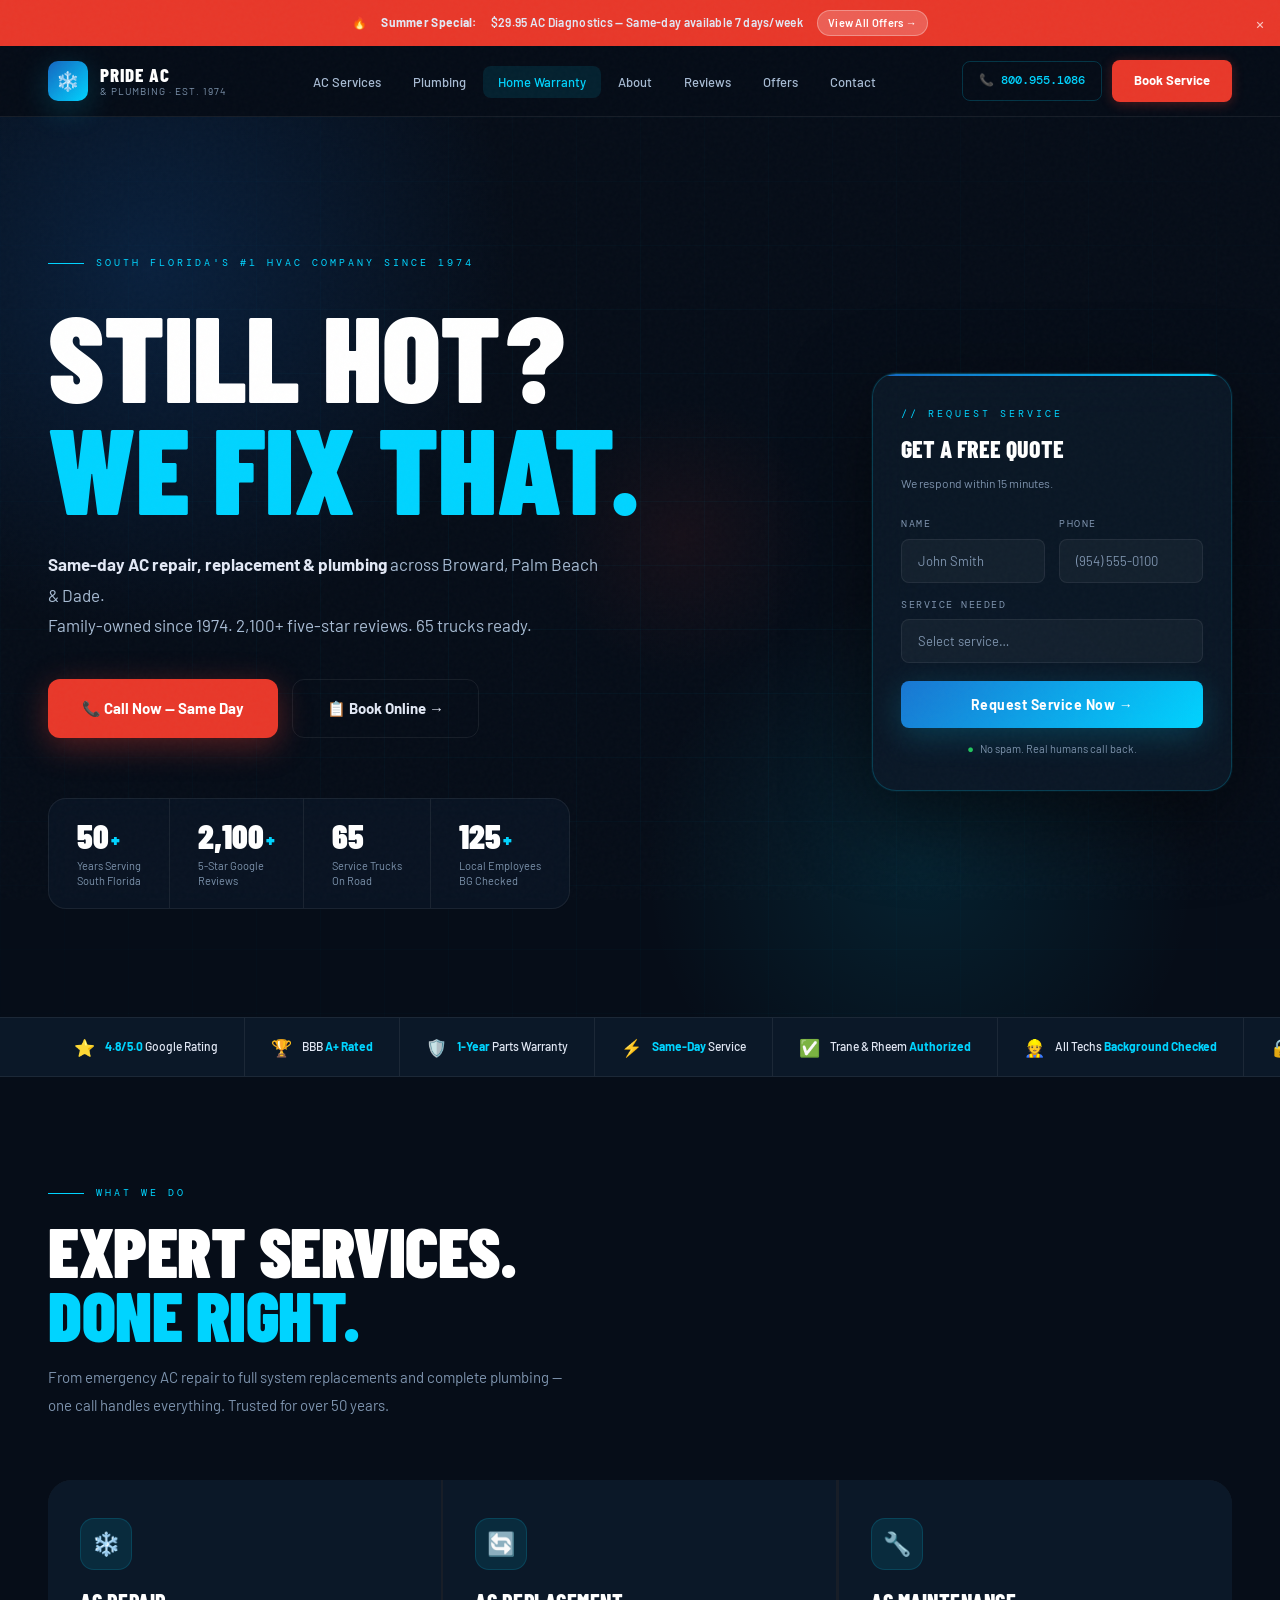
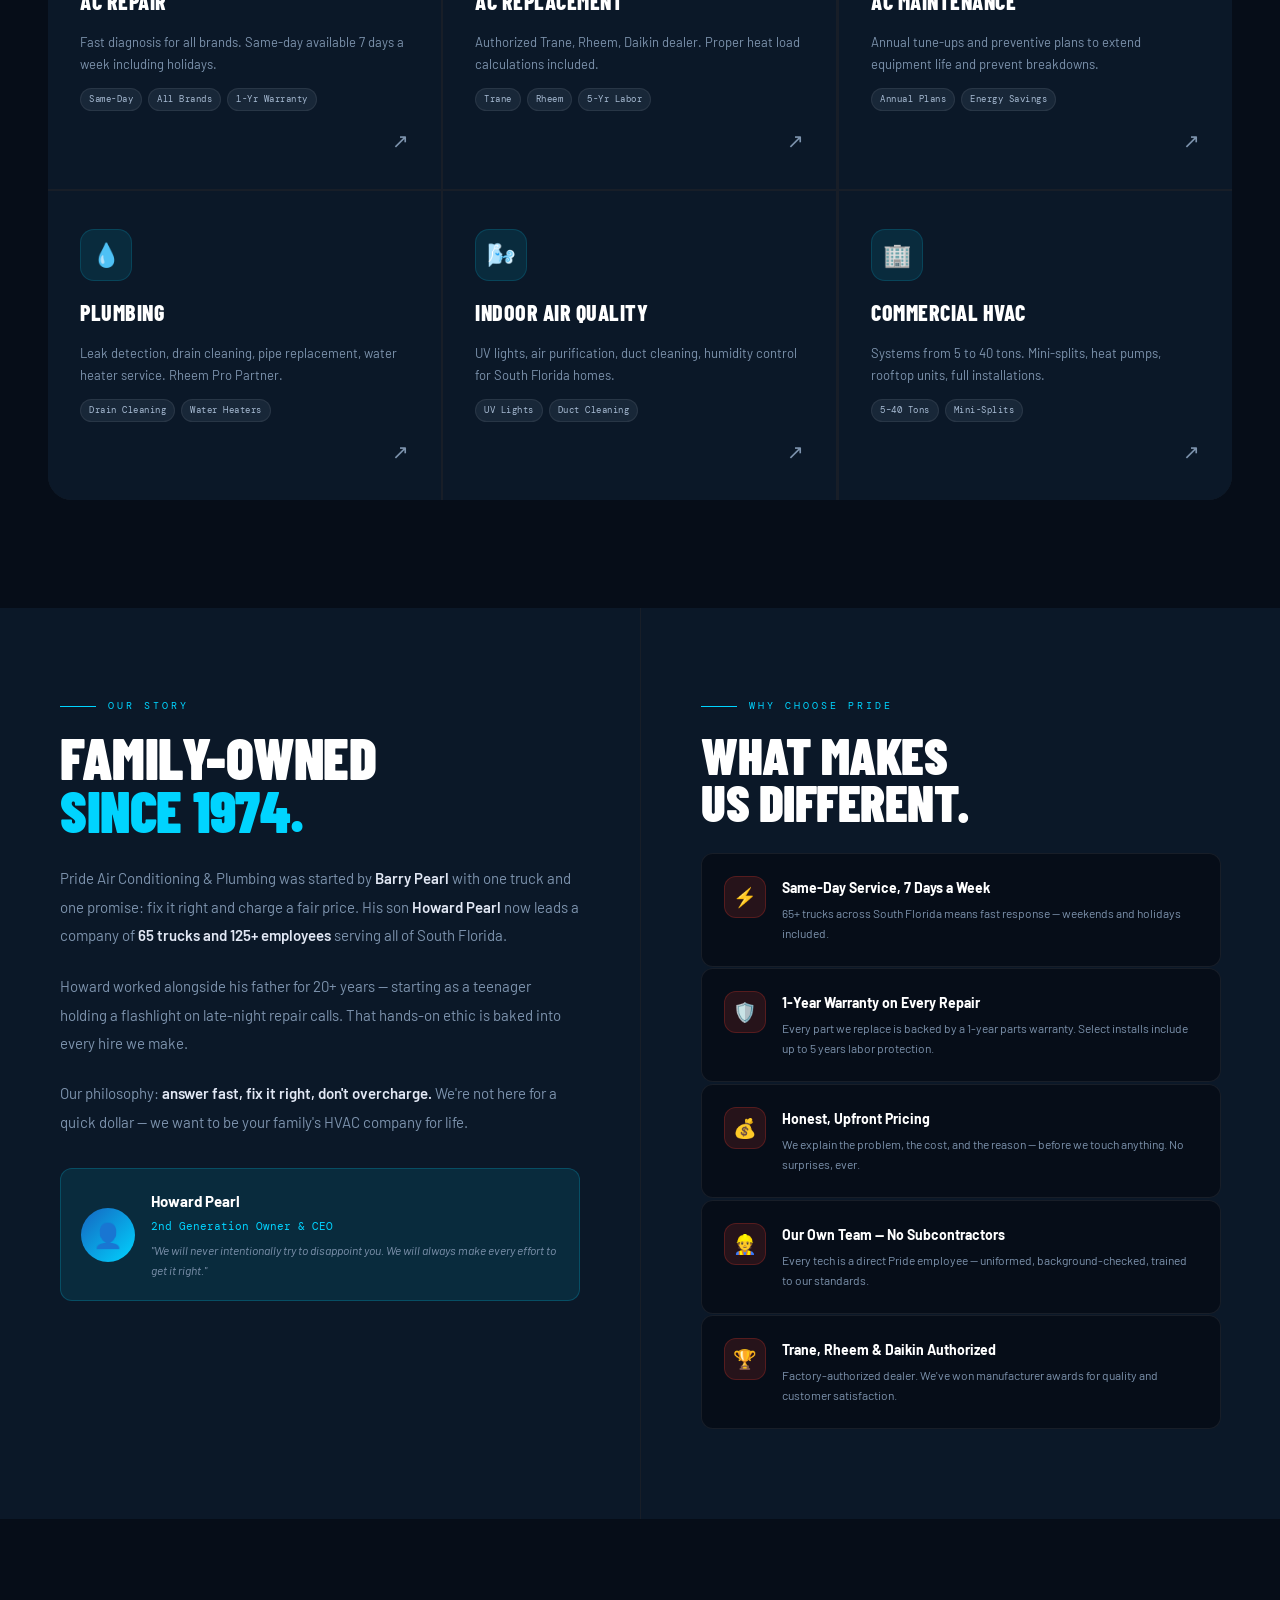
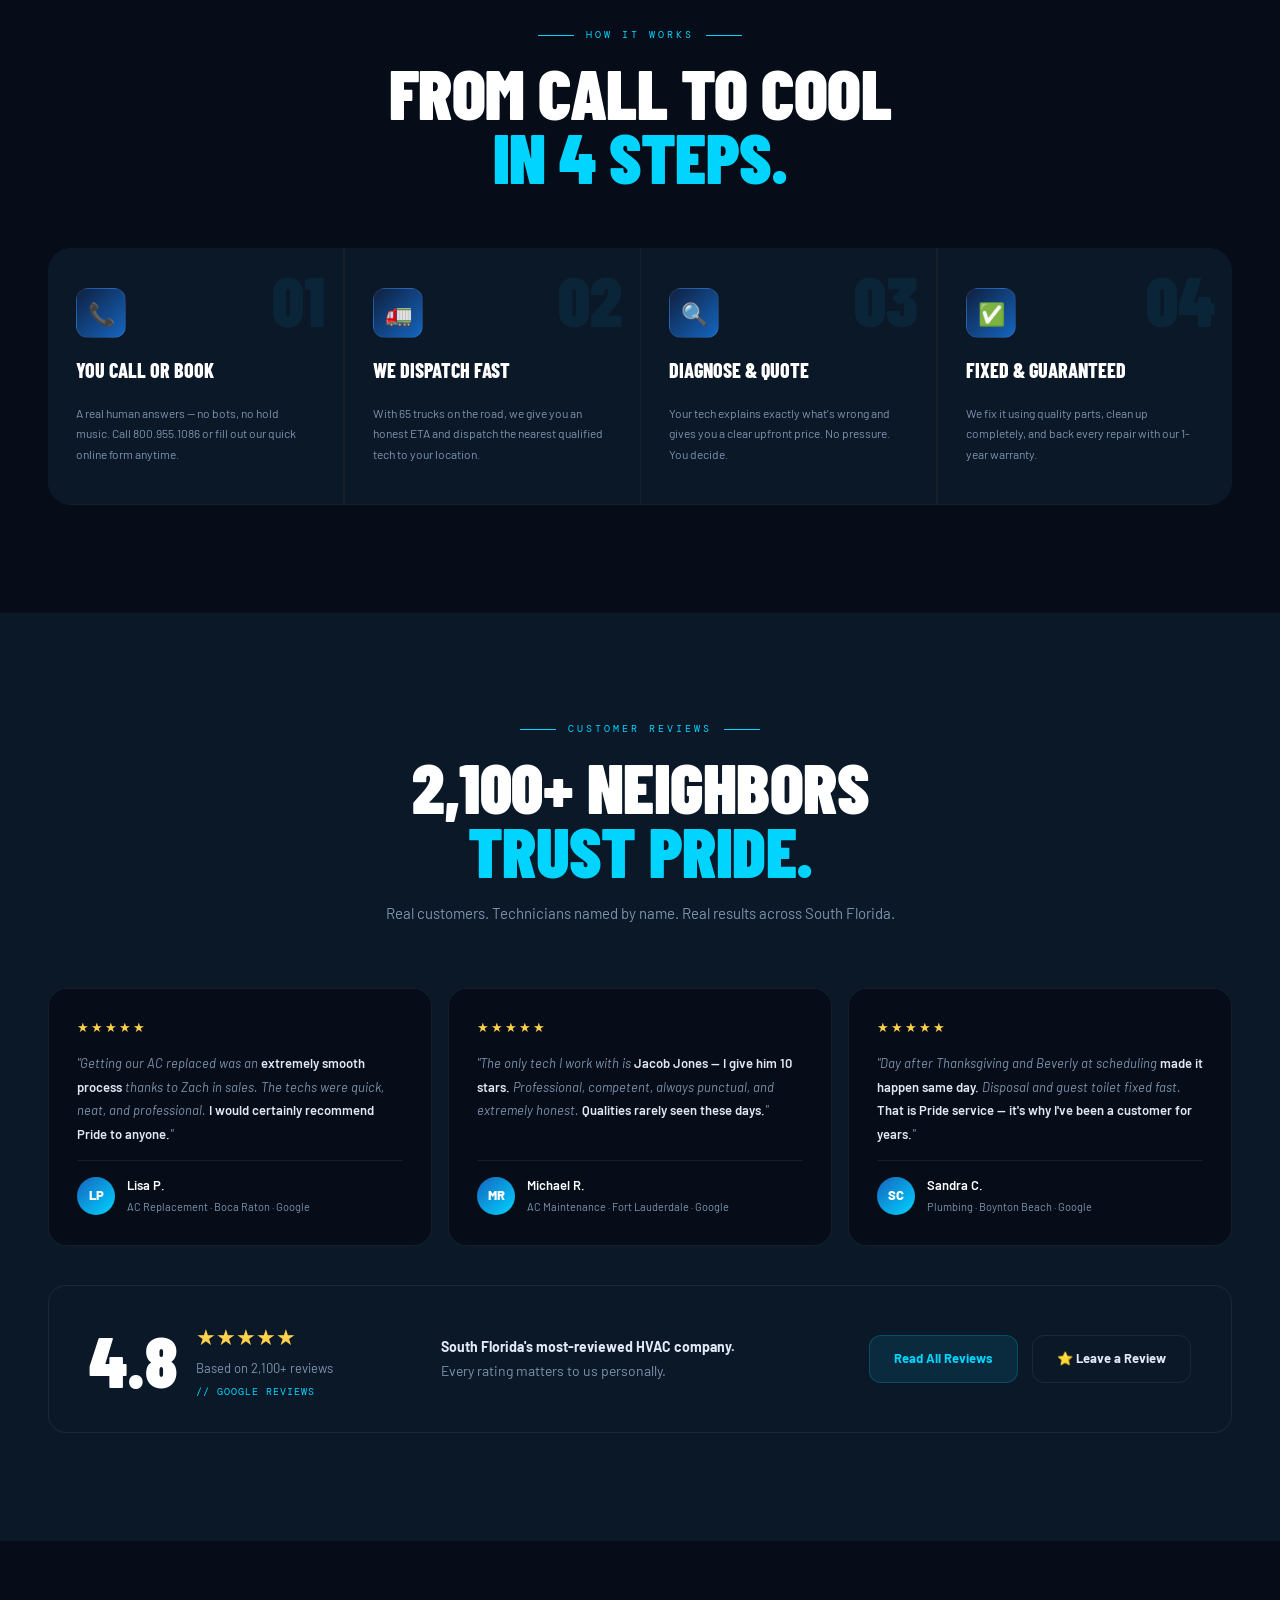
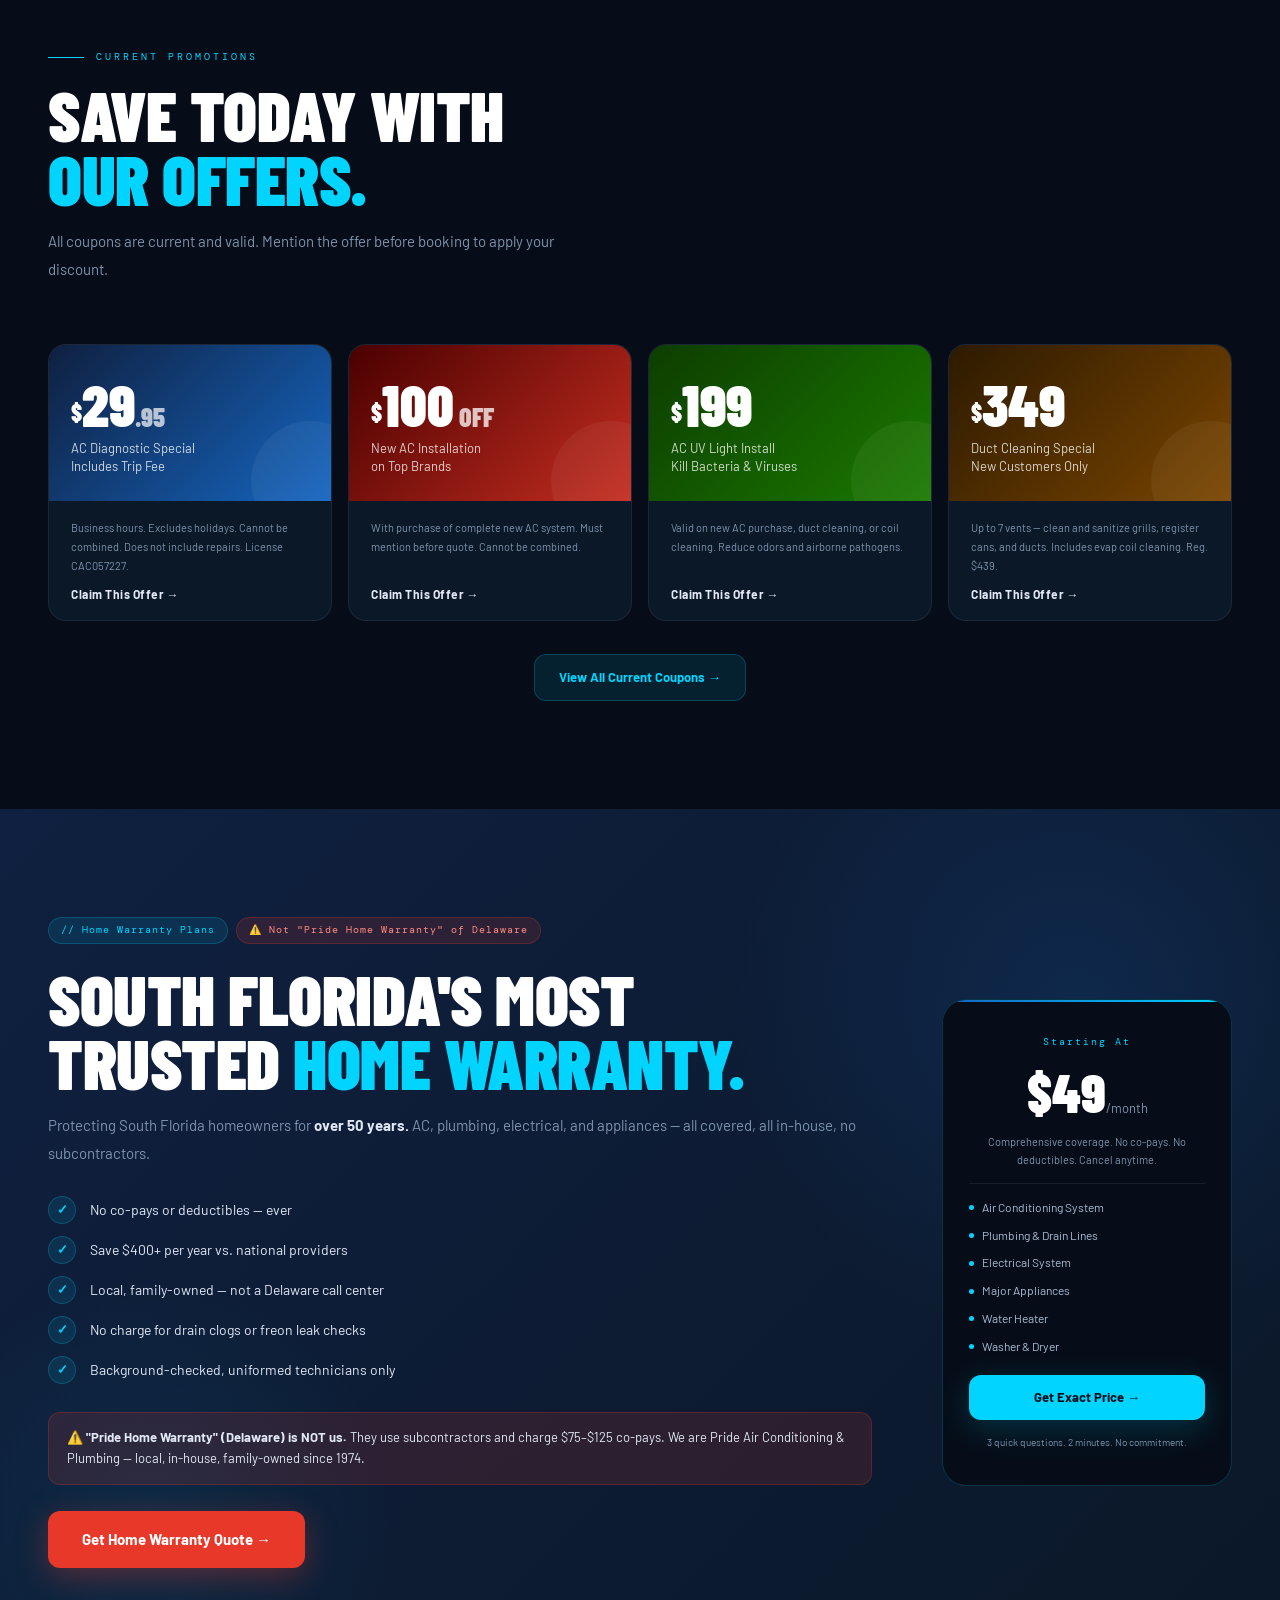
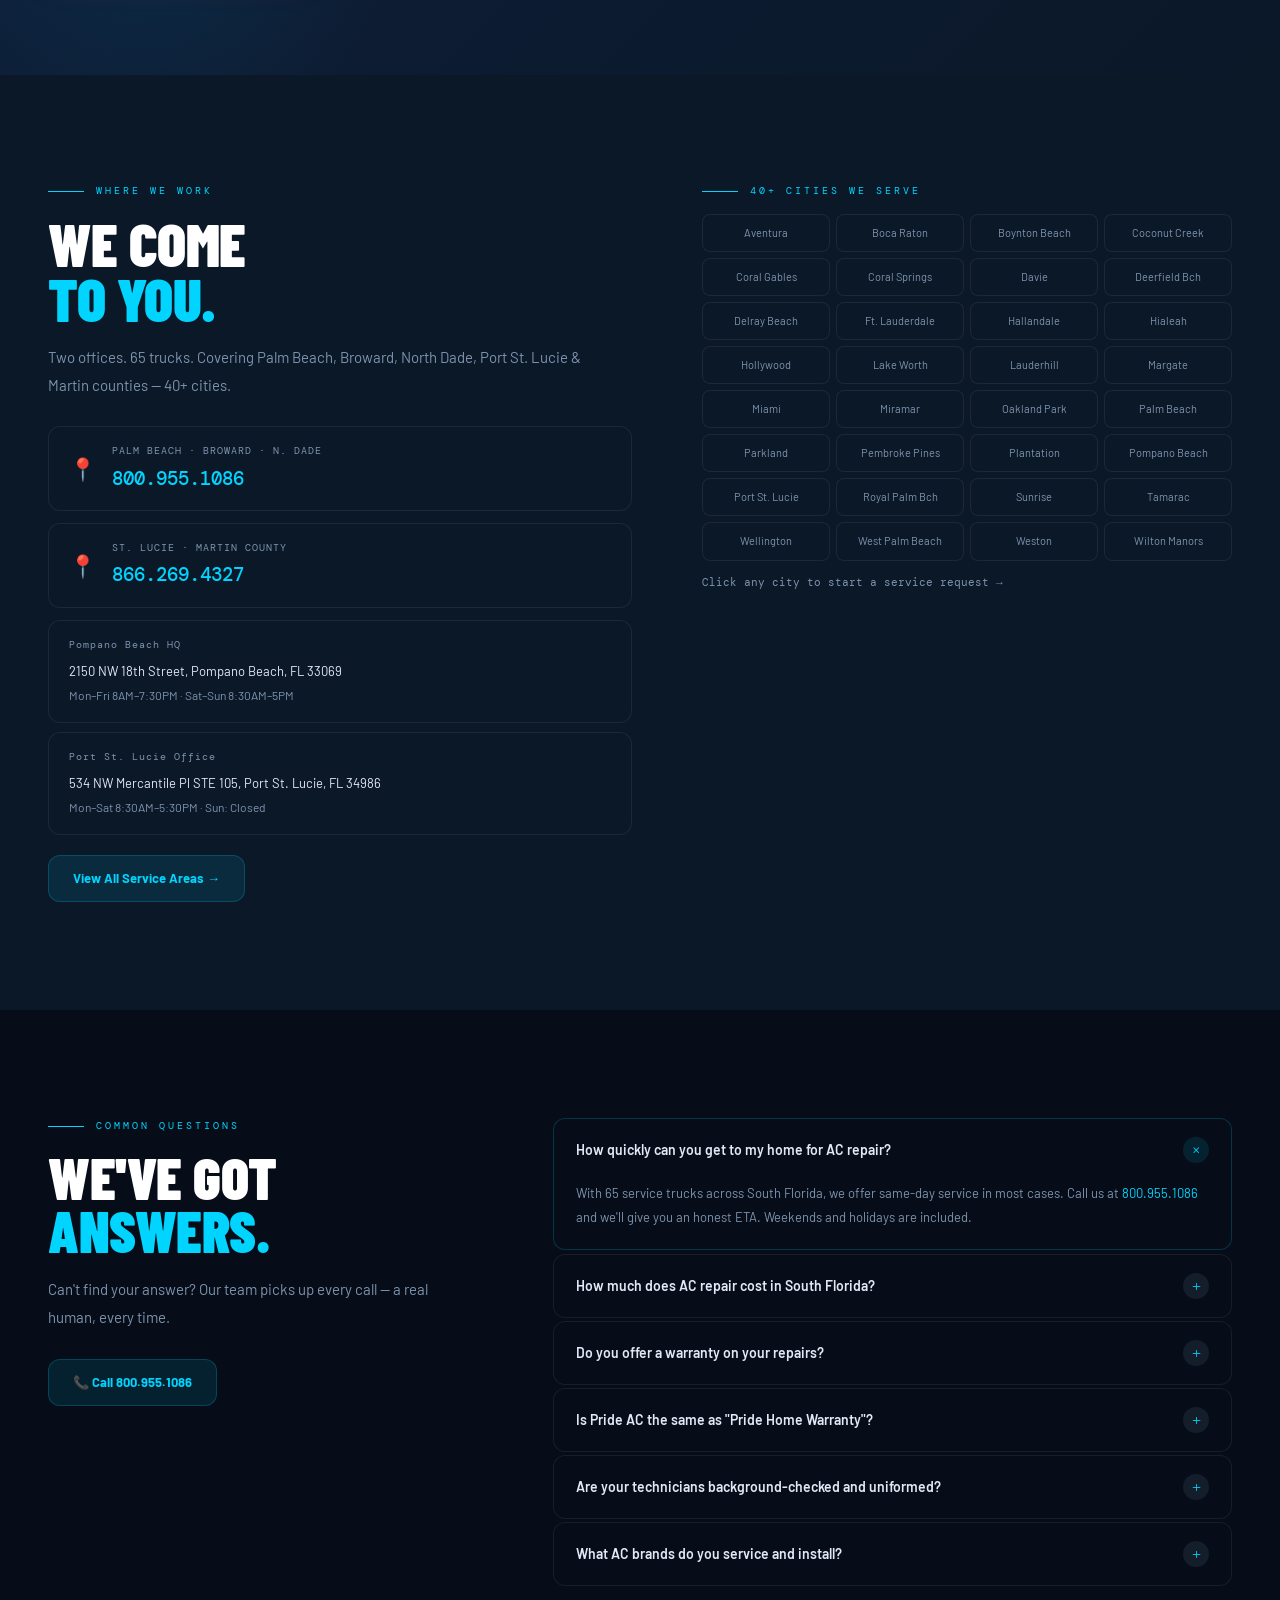
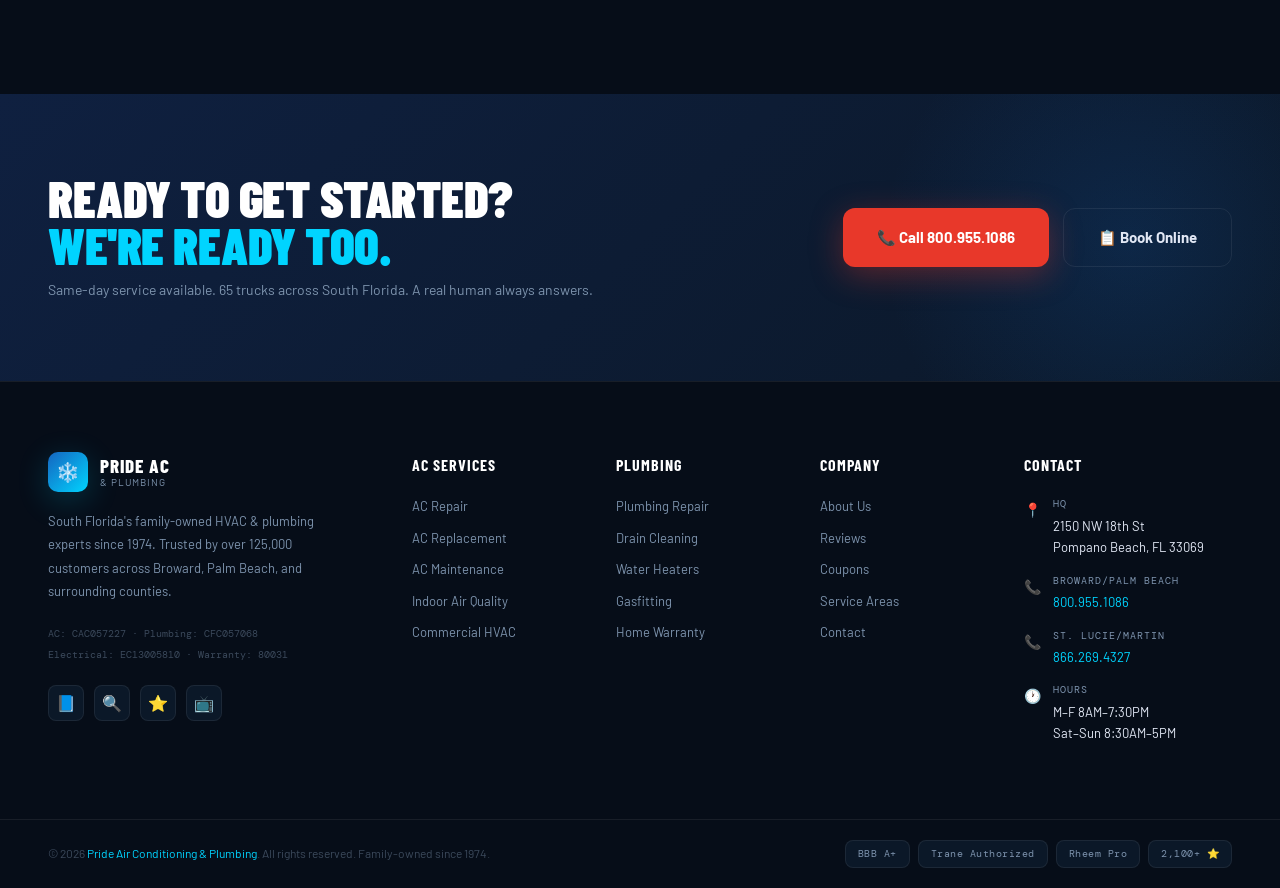
<file: index.html>
<!DOCTYPE html>
<html lang="en">
<head>
<meta charset="UTF-8">
<meta name="viewport" content="width=device-width, initial-scale=1.0">
<title>Pride Air Conditioning & Plumbing | South Florida HVAC Since 1974 | Pompano Beach FL</title>
<meta name="description" content="Pride Air Conditioning & Plumbing — South Florida's most trusted HVAC & plumbing company since 1974. Same-day AC repair, replacement & home warranty. Serving Broward, Palm Beach & Dade. Call 800.955.1086.">
<meta name="keywords" content="AC repair Pompano Beach, HVAC South Florida, air conditioning Broward County, AC replacement Fort Lauderdale, home warranty Florida, plumbing Pompano Beach">
<meta name="robots" content="index, follow">
<meta name="author" content="Pride Air Conditioning & Plumbing">
<link rel="canonical" href="https://www.prideac.com/">

<!-- Open Graph -->
<meta property="og:type"        content="website">
<meta property="og:url"         content="https://www.prideac.com/">
<meta property="og:title"       content="Pride Air Conditioning & Plumbing | South Florida HVAC Since 1974">
<meta property="og:description" content="Same-day AC repair, replacement & home warranty serving Broward, Palm Beach & Dade since 1974. 2,100+ 5-star reviews. Call 800.955.1086.">
<meta property="og:image"       content="https://www.prideac.com/images/og-home.jpg">
<meta property="og:locale"      content="en_US">
<meta property="og:site_name"   content="Pride Air Conditioning & Plumbing">

<!-- Twitter Card -->
<meta name="twitter:card"        content="summary_large_image">
<meta name="twitter:title"       content="Pride AC & Plumbing | South Florida's #1 HVAC Company">
<meta name="twitter:description" content="Same-day AC repair & replacement. 50+ years, 2,100+ reviews. Call 800.955.1086.">
<meta name="twitter:image"       content="https://www.prideac.com/images/og-home.jpg">

<!-- Geo Tags -->
<meta name="geo.region"      content="US-FL">
<meta name="geo.placename"   content="Pompano Beach, Florida">
<meta name="geo.position"    content="26.2379;-80.1248">
<meta name="ICBM"            content="26.2379, -80.1248">

<!-- Schema Markup -->
<script type="application/ld+json">
{
  "@context": "https://schema.org",
  "@graph": [
    {
      "@type": "HVACBusiness",
      "@id": "https://www.prideac.com/#business",
      "name": "Pride Air Conditioning & Plumbing",
      "alternateName": "Pride AC",
      "description": "South Florida's most trusted HVAC and plumbing company since 1974. Serving Broward, Palm Beach, and surrounding counties with AC repair, replacement, maintenance, plumbing, and home warranty services.",
      "url": "https://www.prideac.com",
      "logo": "https://www.prideac.com/images/logo.png",
      "image": "https://www.prideac.com/images/og-home.jpg",
      "telephone": ["+18009551086", "+18662694327"],
      "email": "info@prideac.com",
      "foundingDate": "1974",
      "numberOfEmployees": { "@type": "QuantitativeValue", "value": 125 },
      "address": {
        "@type": "PostalAddress",
        "streetAddress": "2150 NW 18th Street",
        "addressLocality": "Pompano Beach",
        "addressRegion": "FL",
        "postalCode": "33069",
        "addressCountry": "US"
      },
      "geo": { "@type": "GeoCoordinates", "latitude": 26.2379, "longitude": -80.1248 },
      "openingHoursSpecification": [
        { "@type": "OpeningHoursSpecification", "dayOfWeek": ["Monday","Tuesday","Wednesday","Thursday","Friday"], "opens": "08:00", "closes": "19:30" },
        { "@type": "OpeningHoursSpecification", "dayOfWeek": ["Saturday","Sunday"], "opens": "08:30", "closes": "17:00" }
      ],
      "aggregateRating": {
        "@type": "AggregateRating",
        "ratingValue": "4.8", "reviewCount": "2100", "bestRating": "5", "worstRating": "1"
      },
      "priceRange": "$$",
      "areaServed": [
        {"@type":"City","name":"Pompano Beach","containedIn":{"@type":"State","name":"Florida"}},
        {"@type":"City","name":"Fort Lauderdale"},
        {"@type":"City","name":"Boca Raton"},
        {"@type":"City","name":"Boynton Beach"},
        {"@type":"City","name":"West Palm Beach"},
        {"@type":"City","name":"Coral Springs"},
        {"@type":"City","name":"Miami"},
        {"@type":"County","name":"Broward County"},
        {"@type":"County","name":"Palm Beach County"},
        {"@type":"County","name":"Miami-Dade County"},
        {"@type":"County","name":"St. Lucie County"},
        {"@type":"County","name":"Martin County"}
      ],
      "hasMap": "https://www.google.com/maps/place/Pride+Air+Conditioning+%26+Plumbing",
      "sameAs": [
        "https://www.facebook.com/prideac",
        "https://www.bbb.org/us/fl/pompano-beach/profile/air-conditioning-contractor/pride-air-conditioning-plumbing"
      ],
      "knowsAbout": ["HVAC","Air Conditioning Repair","AC Replacement","Plumbing","Home Warranty","Duct Cleaning","Indoor Air Quality"],
      "brand": { "@type": "Brand", "name": "Pride AC" }
    },
    {
      "@type": "WebSite",
      "@id": "https://www.prideac.com/#website",
      "url": "https://www.prideac.com",
      "name": "Pride Air Conditioning & Plumbing",
      "description": "South Florida HVAC & Plumbing — Serving since 1974",
      "publisher": { "@id": "https://www.prideac.com/#business" },
      "potentialAction": { "@type": "SearchAction", "target": "https://www.prideac.com/search?q={search_term_string}", "query-input": "required name=search_term_string" }
    },
    {
      "@type": "FAQPage",
      "mainEntity": [
        { "@type": "Question", "name": "How quickly can you get to my home for AC repair in South Florida?", "acceptedAnswer": { "@type": "Answer", "text": "With 65 service trucks across South Florida, we offer same-day service in most cases — covering Palm Beach, Broward, and North Dade counties. Call us at 800.955.1086 and we'll give you an honest ETA. Weekends and holidays included." } },
        { "@type": "Question", "name": "How much does AC repair cost in Broward County?", "acceptedAnswer": { "@type": "Answer", "text": "Our AC diagnostic starts at $29.95 (includes the trip fee). Repair costs vary: minor repairs typically run $150–$400, while major component replacements (compressor, coil) can be $600–$2,000. We provide an upfront quote before any work begins." } },
        { "@type": "Question", "name": "Do you offer a warranty on your AC repairs?", "acceptedAnswer": { "@type": "Answer", "text": "Yes. Every part we replace comes with a 1-year parts warranty. Select AC installations include up to 5 years of labor protection." } },
        { "@type": "Question", "name": "Is Pride AC the same as Pride Home Warranty?", "acceptedAnswer": { "@type": "Answer", "text": "No. 'Pride Home Warranty' is a separate national company based in Delaware that uses subcontractors and charges co-pays. We are Pride Air Conditioning & Plumbing, a local family-owned South Florida company since 1974 with our own in-house technicians." } }
      ]
    }
  ]
}
</script>

<link rel="stylesheet" href="css/global.css">
<link rel="icon" type="image/svg+xml" href="images/favicon.svg">
<style>
/* ─── HOME-SPECIFIC STYLES ─────────────────────────────── */
.hero {
  position:relative; min-height:100vh; display:flex;
  align-items:center; overflow:hidden; padding:90px 0 60px;
}
.hero-bg-grid {
  position:absolute; inset:0;
  background-image:
    linear-gradient(rgba(0,212,255,.035) 1px, transparent 1px),
    linear-gradient(90deg,rgba(0,212,255,.035) 1px,transparent 1px);
  background-size:64px 64px;
  mask-image:radial-gradient(ellipse 100% 100% at 50% 50%,black 15%,transparent 80%);
  animation:gridMove 28s linear infinite;
}
@keyframes gridMove { 0%{background-position:0 0} 100%{background-position:64px 64px} }
.hero-glow { position:absolute; border-radius:50%; pointer-events:none; }
.hg1 { width:800px;height:800px; background:radial-gradient(circle,rgba(21,101,192,.22) 0%,transparent 65%); top:-250px;left:-250px; animation:pulse1 9s ease-in-out infinite; }
.hg2 { width:600px;height:600px; background:radial-gradient(circle,rgba(0,212,255,.10) 0%,transparent 65%); bottom:-150px;right:60px; animation:pulse2 11s ease-in-out infinite; }
.hg3 { width:300px;height:300px; background:radial-gradient(circle,rgba(232,56,42,.07) 0%,transparent 65%); top:30%;right:35%; animation:pulse3 7s ease-in-out infinite; }
@keyframes pulse1 { 0%,100%{transform:scale(1) translate(0,0)} 50%{transform:scale(1.08) translate(20px,20px)} }
@keyframes pulse2 { 0%,100%{transform:scale(1) translate(0,0)} 50%{transform:scale(1.1) translate(-15px,-15px)} }
@keyframes pulse3 { 0%,100%{transform:scale(1)} 50%{transform:scale(1.15)} }
.hero-inner { position:relative; z-index:2; width:100%; }
.hero-layout { display:grid; grid-template-columns:1fr 360px; gap:60px; align-items:center; }
.hero-eyebrow { display:flex; align-items:center; gap:12px; margin-bottom:28px; animation:fadeUp .9s .05s both; }
@keyframes fadeUp { from{opacity:0;transform:translateY(26px)} to{opacity:1;transform:none} }
.hero-heading { font-size:clamp(68px,9.5vw,128px); color:white; margin-bottom:26px; animation:fadeUp .9s .12s both; }
.hero-heading .accent { color:var(--cyan); display:block; }
.hero-sub { font-size:clamp(14px,1.5vw,17px); color:var(--gray-light); max-width:560px; line-height:1.8; margin-bottom:38px; animation:fadeUp .9s .19s both; }
.hero-sub strong { color:var(--off-white); }
.hero-ctas { display:flex; flex-wrap:wrap; gap:14px; margin-bottom:60px; animation:fadeUp .9s .26s both; }
.hero-stats { display:flex; border:1px solid var(--border); border-radius:var(--r-lg); overflow:hidden; background:rgba(11,24,40,.65); backdrop-filter:blur(12px); animation:fadeUp .9s .33s both; width:fit-content; }
.hstat { padding:20px 28px; border-right:1px solid var(--border); display:flex; flex-direction:column; gap:5px; }
.hstat:last-child { border-right:none; }
.hstat-num { font-family:'Barlow Condensed',sans-serif; font-size:34px; font-weight:900; color:white; line-height:1; display:flex; align-items:flex-end; gap:2px; }
.hstat-unit { color:var(--cyan); font-size:20px; margin-bottom:3px; }
.hstat-label { font-size:11px; color:var(--gray); line-height:1.4; }

/* Hero card */
.hero-card {
  background:rgba(11,24,40,.92); border:1px solid var(--border-cyan);
  border-radius:var(--r-xl); padding:32px 28px; backdrop-filter:blur(24px);
  box-shadow:var(--shadow-lg), 0 0 0 1px rgba(0,212,255,.07);
  animation:fadeRight .9s .4s both; position:relative; overflow:hidden;
}
@keyframes fadeRight { from{opacity:0;transform:translateX(40px)} to{opacity:1;transform:none} }
.hero-card::before { content:''; position:absolute; top:0;left:0;right:0; height:2px; background:linear-gradient(90deg,var(--blue),var(--cyan)); }
.card-tag { margin-bottom:6px; }
.card-title { font-family:'Barlow Condensed',sans-serif; font-size:24px; font-weight:800; text-transform:uppercase; color:white; margin-bottom:6px; }
.card-sub { font-size:12px; color:var(--gray); margin-bottom:22px; }

/* Services grid */
.services-grid { display:grid; grid-template-columns:repeat(3,1fr); gap:2px; background:var(--border); border-radius:var(--r-xl); overflow:hidden; }
.service-card {
  background:var(--navy2); padding:38px 32px 32px; display:flex; flex-direction:column; gap:13px;
  transition:var(--t); position:relative; overflow:hidden; cursor:pointer; text-decoration:none; color:inherit;
}
.service-card::before { content:''; position:absolute; inset:0; background:linear-gradient(135deg,var(--cyan-dim),transparent 60%); opacity:0; transition:opacity .35s; }
.service-card::after { content:''; position:absolute; bottom:0;left:0;right:0; height:2px; background:linear-gradient(90deg,var(--blue),var(--cyan)); transform:scaleX(0); transition:transform .35s var(--ease); transform-origin:left; }
.service-card:hover::before { opacity:1; }
.service-card:hover::after { transform:scaleX(1); }
.service-card:hover { background:var(--navy3); }
.service-card:hover .sc-icon { background:rgba(0,212,255,.2); border-color:var(--border-cyan); }
.service-card:hover .sc-arrow { transform:translate(4px,-4px); color:var(--cyan); }
.sc-icon { width:52px;height:52px; background:var(--cyan-dim); border:1px solid rgba(0,212,255,.15); border-radius:14px; display:flex;align-items:center;justify-content:center; font-size:23px; transition:var(--t); }
.sc-name { font-family:'Barlow Condensed',sans-serif; font-size:22px; font-weight:800; text-transform:uppercase; letter-spacing:.5px; color:white; }
.sc-desc { font-size:13px; color:var(--gray); line-height:1.65; flex:1; }
.sc-tags { display:flex; flex-wrap:wrap; gap:6px; }
.sc-tag { font-size:9px; padding:3px 8px; background:var(--gray-dim); border:1px solid var(--border); border-radius:20px; color:var(--gray-light); font-family:'DM Mono',monospace; letter-spacing:.5px; }
.sc-arrow { align-self:flex-end; font-size:20px; color:var(--gray); transition:var(--t); margin-top:auto; }

/* About split */
.about-split { display:grid; grid-template-columns:1fr 1fr; gap:1px; background:var(--border); }
.about-col { background:var(--navy2); padding:90px 60px; }
.story-text { font-size:15px; color:var(--gray); line-height:1.9; margin-bottom:22px; }
.story-text strong { color:var(--off-white); font-weight:600; }
.founder-card { display:flex;align-items:center;gap:16px; padding:20px; background:var(--cyan-dim); border:1px solid var(--border-cyan); border-radius:var(--r-md); margin-top:32px; }
.founder-avi { width:54px;height:54px; border-radius:50%; background:linear-gradient(135deg,var(--blue),var(--cyan)); display:flex;align-items:center;justify-content:center; font-size:24px; flex-shrink:0; }
.founder-name { font-weight:700; color:white; font-size:15px; }
.founder-role { font-size:11px; color:var(--cyan); margin-top:3px; font-family:'DM Mono',monospace; }
.founder-quote { font-size:12px; color:var(--gray); margin-top:6px; font-style:italic; }

/* Reviews */
.reviews-grid { display:grid; grid-template-columns:repeat(3,1fr); gap:16px; margin-bottom:40px; }
.reviews-summary { display:flex; align-items:center; justify-content:space-between; flex-wrap:wrap; gap:24px; padding:32px 40px; background:var(--navy2); border:1px solid var(--border); border-radius:var(--r-lg); }
.rating-big { font-family:'Barlow Condensed',sans-serif; font-size:72px; font-weight:900; color:white; line-height:1; }
.rating-stars { color:var(--gold); font-size:22px; margin-bottom:4px; }
.rating-count { font-size:13px; color:var(--gray); }
.rating-platform { font-size:10px; color:var(--cyan); font-family:'DM Mono',monospace; margin-top:4px; letter-spacing:1px; }

/* Offers */
.offers-grid { display:grid; grid-template-columns:repeat(4,1fr); gap:16px; }
.offer-card { background:var(--navy2); border:1px solid var(--border); border-radius:var(--r-lg); overflow:hidden; display:flex; flex-direction:column; transition:var(--t); position:relative; }
.offer-card:hover { transform:translateY(-6px); box-shadow:var(--shadow-md); border-color:var(--border-cyan); }
.offer-badge { position:absolute; top:14px;right:14px; background:rgba(255,255,255,.15); backdrop-filter:blur(8px); border-radius:20px; padding:3px 10px; font-size:9px; font-family:'DM Mono',monospace; letter-spacing:1px; text-transform:uppercase; color:white; border:1px solid rgba(255,255,255,.2); }
.offer-header { padding:30px 22px 26px; position:relative; overflow:hidden; min-height:155px; display:flex; flex-direction:column; justify-content:flex-end; }
.offer-header::after { content:''; position:absolute; bottom:-40px;right:-40px; width:120px;height:120px; background:rgba(255,255,255,.05); border-radius:50%; }
.offer-price { font-family:'Barlow Condensed',sans-serif; font-weight:900; color:white; line-height:1; margin-bottom:6px; }
.offer-price .dollar { font-size:24px; vertical-align:super; }
.offer-price .amount { font-size:58px; }
.offer-price .off-tag { font-size:26px; color:rgba(255,255,255,.75); }
.offer-service { font-size:13px; color:rgba(255,255,255,.8); line-height:1.4; }
.offer-body { padding:18px 22px; flex:1; display:flex; flex-direction:column; gap:12px; }
.offer-detail { font-size:11px; color:var(--gray); line-height:1.7; flex:1; }
.offer-cta { display:flex;align-items:center;gap:6px; font-size:12px; color:var(--off-white); font-weight:700; letter-spacing:.5px; transition:var(--t); background:none;border:none;cursor:pointer;font-family:'Barlow',sans-serif;padding:0; }
.offer-card:hover .offer-cta { color:var(--cyan); gap:10px; }

/* Warranty band */
.warranty-band {
  background:linear-gradient(135deg,var(--navy3) 0%,var(--navy2) 100%);
  position:relative; overflow:hidden;
}
.warranty-band::before { content:''; position:absolute; top:-150px;right:-150px; width:700px;height:700px; background:radial-gradient(circle,rgba(21,101,192,.18) 0%,transparent 70%); pointer-events:none; }
.warranty-band::after  { content:''; position:absolute; bottom:-100px;left:-100px; width:500px;height:500px; background:radial-gradient(circle,rgba(0,212,255,.08) 0%,transparent 70%); pointer-events:none; }
.warranty-layout { display:grid; grid-template-columns:1fr 290px; gap:70px; align-items:center; position:relative; z-index:1; }
.w-badge { display:inline-flex; padding:4px 12px; border-radius:20px; font-size:10px; font-family:'DM Mono',monospace; letter-spacing:1px; }
.wb-c { background:var(--cyan-dim); border:1px solid var(--border-cyan); color:var(--cyan); }
.wb-r { background:var(--red-dim); border:1px solid var(--border-red); color:#ff8a80; }
.w-perks { display:flex; flex-direction:column; gap:12px; margin:28px 0; }
.w-perk { display:flex; align-items:center; gap:14px; font-size:14px; color:var(--off-white); }
.w-perk-icon { width:28px;height:28px; background:var(--cyan-dim); border:1px solid var(--border-cyan); border-radius:50%; display:flex;align-items:center;justify-content:center; flex-shrink:0; font-size:13px; color:var(--cyan); font-weight:800; }
.w-cta-card { background:var(--navy); border:1px solid var(--border-cyan); border-radius:var(--r-xl); padding:34px 26px; text-align:center; display:flex; flex-direction:column; gap:14px; position:relative; overflow:hidden; }
.w-cta-card::before { content:''; position:absolute; top:0;left:0;right:0; height:2px; background:linear-gradient(90deg,var(--blue),var(--cyan)); }
.wc-label { font-size:10px; color:var(--cyan); font-family:'DM Mono',monospace; letter-spacing:2px; }
.wc-price { font-family:'Barlow Condensed',sans-serif; font-weight:900; font-size:54px; color:white; line-height:1; }
.wc-per { font-size:13px; color:var(--gray); font-weight:400; font-family:'Barlow',sans-serif; }
.wc-note { font-size:11px; color:var(--gray); line-height:1.65; }
.wc-div { height:1px; background:var(--border); }
.wc-item { display:flex;align-items:center;gap:8px; font-size:12px; color:var(--gray-light); }
.wc-dot { width:5px;height:5px;border-radius:50%;background:var(--cyan);flex-shrink:0; }

/* Areas */
.areas-layout { display:grid; grid-template-columns:1.1fr 1fr; gap:70px; align-items:start; }
.phone-card { display:flex;align-items:center;gap:16px; padding:16px 20px; background:var(--navy2); border:1px solid var(--border); border-radius:var(--r-md); text-decoration:none; transition:var(--t); margin-bottom:12px; }
.phone-card:hover { border-color:var(--border-cyan); background:var(--navy3); }
.pc-region { font-size:10px; color:var(--gray); font-family:'DM Mono',monospace; letter-spacing:1px; text-transform:uppercase; }
.pc-num { font-family:'DM Mono',monospace; font-size:19px; color:var(--cyan); font-weight:500; margin-top:3px; }
.hq-block { background:var(--navy2); border:1px solid var(--border); border-radius:var(--r-md); padding:16px 20px; margin-bottom:10px; }
.hq-lbl { font-size:10px; color:var(--gray); font-family:'DM Mono',monospace; letter-spacing:1px; margin-bottom:7px; }
.hq-addr { font-size:13px; color:var(--off-white); margin-bottom:4px; }
.hq-hrs { font-size:12px; color:var(--gray); }
.cities-grid { display:grid; grid-template-columns:repeat(4,1fr); gap:6px; }
.city-tag { background:var(--navy2); border:1px solid var(--border); border-radius:var(--r-sm); padding:9px 8px; font-size:11px; color:var(--gray); text-align:center; transition:var(--t); cursor:pointer; }
.city-tag:hover { color:var(--cyan); border-color:var(--border-cyan); background:var(--cyan-dim); }

/* FAQ */
.faq-layout { display:grid; grid-template-columns:1fr 1.6fr; gap:80px; align-items:start; }

@media (max-width:1100px) {
  .hero-layout { grid-template-columns:1fr; }
  .hero-card { display:none; }
  .services-grid { grid-template-columns:repeat(2,1fr); }
  .about-split { grid-template-columns:1fr; }
  .about-col { padding:60px 40px; }
  .reviews-grid { grid-template-columns:1fr 1fr; }
  .offers-grid { grid-template-columns:repeat(2,1fr); }
  .warranty-layout { grid-template-columns:1fr; }
  .areas-layout { grid-template-columns:1fr; }
  .faq-layout { grid-template-columns:1fr; gap:40px; }
}
@media (max-width:768px) {
  .hero-heading { font-size:clamp(52px,13vw,80px); }
  .hero-stats { flex-wrap:wrap; }
  .hstat { padding:14px 16px; }
  .services-grid { grid-template-columns:1fr; }
  .reviews-grid { grid-template-columns:1fr; }
  .offers-grid { grid-template-columns:1fr 1fr; }
  .cities-grid { grid-template-columns:repeat(3,1fr); }
  .reviews-summary { flex-direction:column; padding:22px; text-align:center; }
  .about-col { padding:52px 20px; }
}
@media (max-width:480px) {
  .offers-grid { grid-template-columns:1fr; }
}
</style>
</head>
<body>
<div id="scroll-progress"></div>
<div id="toast"><span class="toast-icon">✓</span><span id="toast-msg"></span></div>

<!-- ANNOUNCE -->
<div class="announce-bar" id="announce">
  🔥 <strong>Summer Special:</strong> $29.95 AC Diagnostics — Same-day available 7 days/week
  <a href="pages/offers.html">View All Offers →</a>
  <button class="announce-close" onclick="document.getElementById('announce').style.display='none'" aria-label="Close">×</button>
</div>

<!-- NAV -->
<nav class="main-nav" id="main-nav">
  <div class="nav-inner">
    <a href="index.html" class="nav-logo" aria-label="Pride AC Home">
      <div class="nav-logo-icon">❄️</div>
      <div class="nav-logo-text">
        <span class="nav-logo-name">Pride AC</span>
        <span class="nav-logo-sub">& Plumbing · Est. 1974</span>
      </div>
    </a>
    <ul class="nav-links">
      <li><a href="pages/ac-repair.html">AC Services</a></li>
      <li><a href="pages/plumbing.html">Plumbing</a></li>
      <li><a href="pages/home-warranty.html">Home Warranty</a></li>
      <li><a href="pages/about.html">About</a></li>
      <li><a href="pages/reviews.html">Reviews</a></li>
      <li><a href="pages/offers.html">Offers</a></li>
      <li><a href="pages/contact.html">Contact</a></li>
    </ul>
    <div class="nav-actions">
      <a href="tel:8009551086" class="btn-nav-call">📞 800.955.1086</a>
      <a href="pages/contact.html" class="btn-nav-book btn">Book Service</a>
    </div>
    <button class="nav-hamburger" id="hamburger" aria-label="Open menu" aria-expanded="false">
      <span></span><span></span><span></span>
    </button>
  </div>
</nav>
<nav class="nav-drawer" id="nav-drawer" aria-hidden="true">
  <a href="pages/ac-repair.html">❄️ AC & HVAC Services</a>
  <a href="pages/plumbing.html">💧 Plumbing Services</a>
  <a href="pages/home-warranty.html">🛡️ Home Warranty</a>
  <a href="pages/about.html">🏠 About Pride</a>
  <a href="pages/reviews.html">⭐ Customer Reviews</a>
  <a href="pages/offers.html">🏷️ Coupons & Offers</a>
  <a href="pages/service-areas.html">📍 Service Areas</a>
  <a href="pages/contact.html">✉️ Contact Us</a>
  <div class="drawer-ctas">
    <a href="tel:8009551086" class="dc-call">📞 800.955.1086</a>
    <a href="pages/contact.html" class="dc-book">📋 Book Service</a>
  </div>
</nav>

<!-- ══════════════ HERO ══════════════ -->
<section class="hero" id="hero" data-section="home">
  <div class="hero-bg-grid"></div>
  <div class="hero-glow hg1"></div>
  <div class="hero-glow hg2"></div>
  <div class="hero-glow hg3"></div>
  <div class="container hero-inner">
    <div class="hero-layout">
      <div>
        <div class="hero-eyebrow">
          <span class="label-line"></span>
          <span class="label">South Florida's #1 HVAC Company Since 1974</span>
        </div>
        <h1 class="display hero-heading">
          Still Hot?<br><span class="accent">We Fix That.</span>
        </h1>
        <p class="hero-sub">
          <strong>Same-day AC repair, replacement & plumbing</strong> across Broward, Palm Beach & Dade.<br>
          Family-owned since 1974. 2,100+ five-star reviews. 65 trucks ready.
        </p>
        <div class="hero-ctas">
          <a href="tel:8009551086" class="btn btn-red btn-lg">📞 Call Now — Same Day</a>
          <a href="pages/contact.html" class="btn btn-outline btn-lg">📋 Book Online →</a>
        </div>
        <div class="hero-stats">
          <div class="hstat">
            <div class="hstat-num"><span class="counter" data-target="50">0</span><span class="hstat-unit">+</span></div>
            <div class="hstat-label">Years Serving<br>South Florida</div>
          </div>
          <div class="hstat">
            <div class="hstat-num"><span class="counter" data-target="2100">0</span><span class="hstat-unit">+</span></div>
            <div class="hstat-label">5-Star Google<br>Reviews</div>
          </div>
          <div class="hstat">
            <div class="hstat-num"><span class="counter" data-target="65">0</span></div>
            <div class="hstat-label">Service Trucks<br>On Road</div>
          </div>
          <div class="hstat">
            <div class="hstat-num"><span class="counter" data-target="125">0</span><span class="hstat-unit">+</span></div>
            <div class="hstat-label">Local Employees<br>BG Checked</div>
          </div>
        </div>
      </div>
      <!-- Booking Card -->
      <div class="hero-card">
        <div class="card-tag label">// Request Service</div>
        <div class="card-title">Get a Free Quote</div>
        <div class="card-sub">We respond within 15 minutes.</div>
        <form onsubmit="handleForm(event,'✓ Request received! We\'ll call you within 15 minutes.')">
          <div class="form-row">
            <div class="form-group"><label for="h-name">Name</label><input type="text" id="h-name" class="form-input" placeholder="John Smith" required autocomplete="name"></div>
            <div class="form-group"><label for="h-phone">Phone</label><input type="tel" id="h-phone" class="form-input" placeholder="(954) 555-0100" required autocomplete="tel"></div>
          </div>
          <div class="form-group"><label for="h-service">Service Needed</label>
            <select id="h-service" class="form-select" required>
              <option value="" disabled selected>Select service…</option>
              <option>AC Repair — Emergency</option>
              <option>AC Repair — Scheduled</option>
              <option>AC Replacement / Installation</option>
              <option>AC Maintenance / Tune-Up</option>
              <option>Plumbing Repair</option>
              <option>Water Heater</option>
              <option>Home Warranty</option>
              <option>Other</option>
            </select>
          </div>
          <button type="submit" class="btn-submit">Request Service Now →</button>
          <div class="form-note"><span class="dot">●</span> No spam. Real humans call back.</div>
        </form>
      </div>
    </div>
  </div>
</section>

<!-- TRUST BAR -->
<div class="trust-bar">
  <div class="trust-bar-inner">
    <div class="trust-item"><span class="trust-icon">⭐</span><span class="trust-text"><em>4.8/5.0</em> Google Rating</span></div>
    <div class="trust-item"><span class="trust-icon">🏆</span><span class="trust-text">BBB <em>A+ Rated</em></span></div>
    <div class="trust-item"><span class="trust-icon">🛡️</span><span class="trust-text"><em>1-Year</em> Parts Warranty</span></div>
    <div class="trust-item"><span class="trust-icon">⚡</span><span class="trust-text"><em>Same-Day</em> Service</span></div>
    <div class="trust-item"><span class="trust-icon">✅</span><span class="trust-text">Trane &amp; Rheem <em>Authorized</em></span></div>
    <div class="trust-item"><span class="trust-icon">👷</span><span class="trust-text">All Techs <em>Background Checked</em></span></div>
    <div class="trust-item"><span class="trust-icon">🔒</span><span class="trust-text">License <em>CAC057227</em></span></div>
  </div>
</div>

<!-- ══════════════ SERVICES ══════════════ -->
<section class="section" style="background:var(--navy)" data-section="services">
  <div class="container">
    <div class="section-header reveal up">
      <div class="label-wrap"><span class="label-line"></span><span class="label">What We Do</span></div>
      <h2 class="display section-title">Expert Services.<br><span style="color:var(--cyan)">Done Right.</span></h2>
      <p class="section-body">From emergency AC repair to full system replacements and complete plumbing — one call handles everything. Trusted for over 50 years.</p>
    </div>
    <div class="services-grid">
      <a href="pages/ac-repair.html" class="service-card reveal up d1"><div class="sc-icon">❄️</div><div class="sc-name">AC Repair</div><div class="sc-desc">Fast diagnosis for all brands. Same-day available 7 days a week including holidays.</div><div class="sc-tags"><span class="sc-tag">Same-Day</span><span class="sc-tag">All Brands</span><span class="sc-tag">1-Yr Warranty</span></div><div class="sc-arrow">↗</div></a>
      <a href="pages/ac-replacement.html" class="service-card reveal up d2"><div class="sc-icon">🔄</div><div class="sc-name">AC Replacement</div><div class="sc-desc">Authorized Trane, Rheem, Daikin dealer. Proper heat load calculations included.</div><div class="sc-tags"><span class="sc-tag">Trane</span><span class="sc-tag">Rheem</span><span class="sc-tag">5-Yr Labor</span></div><div class="sc-arrow">↗</div></a>
      <a href="pages/ac-maintenance.html" class="service-card reveal up d3"><div class="sc-icon">🔧</div><div class="sc-name">AC Maintenance</div><div class="sc-desc">Annual tune-ups and preventive plans to extend equipment life and prevent breakdowns.</div><div class="sc-tags"><span class="sc-tag">Annual Plans</span><span class="sc-tag">Energy Savings</span></div><div class="sc-arrow">↗</div></a>
      <a href="pages/plumbing.html" class="service-card reveal up d1"><div class="sc-icon">💧</div><div class="sc-name">Plumbing</div><div class="sc-desc">Leak detection, drain cleaning, pipe replacement, water heater service. Rheem Pro Partner.</div><div class="sc-tags"><span class="sc-tag">Drain Cleaning</span><span class="sc-tag">Water Heaters</span></div><div class="sc-arrow">↗</div></a>
      <a href="pages/air-quality.html" class="service-card reveal up d2"><div class="sc-icon">🌬️</div><div class="sc-name">Indoor Air Quality</div><div class="sc-desc">UV lights, air purification, duct cleaning, humidity control for South Florida homes.</div><div class="sc-tags"><span class="sc-tag">UV Lights</span><span class="sc-tag">Duct Cleaning</span></div><div class="sc-arrow">↗</div></a>
      <a href="pages/commercial.html" class="service-card reveal up d3"><div class="sc-icon">🏢</div><div class="sc-name">Commercial HVAC</div><div class="sc-desc">Systems from 5 to 40 tons. Mini-splits, heat pumps, rooftop units, full installations.</div><div class="sc-tags"><span class="sc-tag">5–40 Tons</span><span class="sc-tag">Mini-Splits</span></div><div class="sc-arrow">↗</div></a>
    </div>
  </div>
</section>

<!-- ══════════════ ABOUT ══════════════ -->
<div class="about-split" data-section="about">
  <div class="about-col">
    <div class="label-wrap"><span class="label-line"></span><span class="label">Our Story</span></div>
    <h2 class="display section-title reveal up" style="font-size:clamp(38px,4.5vw,58px);margin-bottom:28px;">Family-Owned<br><span style="color:var(--cyan)">Since 1974.</span></h2>
    <p class="story-text reveal up d1">Pride Air Conditioning &amp; Plumbing was started by <strong>Barry Pearl</strong> with one truck and one promise: fix it right and charge a fair price. His son <strong>Howard Pearl</strong> now leads a company of <strong>65 trucks and 125+ employees</strong> serving all of South Florida.</p>
    <p class="story-text reveal up d2">Howard worked alongside his father for 20+ years — starting as a teenager holding a flashlight on late-night repair calls. That hands-on ethic is baked into every hire we make.</p>
    <p class="story-text reveal up d3">Our philosophy: <strong>answer fast, fix it right, don't overcharge.</strong> We're not here for a quick dollar — we want to be your family's HVAC company for life.</p>
    <div class="founder-card reveal up d4">
      <div class="founder-avi">👤</div>
      <div>
        <div class="founder-name">Howard Pearl</div>
        <div class="founder-role">2nd Generation Owner &amp; CEO</div>
        <div class="founder-quote">"We will never intentionally try to disappoint you. We will always make every effort to get it right."</div>
      </div>
    </div>
  </div>
  <div class="about-col">
    <div class="label-wrap"><span class="label-line"></span><span class="label">Why Choose Pride</span></div>
    <h2 class="display section-title reveal up" style="font-size:clamp(36px,4vw,52px);margin-bottom:28px;">What Makes<br>Us Different.</h2>
    <div style="display:flex;flex-direction:column;gap:2px;">
      <div class="pillar reveal up d1"><div class="pillar-icon">⚡</div><div><h4>Same-Day Service, 7 Days a Week</h4><p>65+ trucks across South Florida means fast response — weekends and holidays included.</p></div></div>
      <div class="pillar reveal up d2"><div class="pillar-icon">🛡️</div><div><h4>1-Year Warranty on Every Repair</h4><p>Every part we replace is backed by a 1-year parts warranty. Select installs include up to 5 years labor protection.</p></div></div>
      <div class="pillar reveal up d3"><div class="pillar-icon">💰</div><div><h4>Honest, Upfront Pricing</h4><p>We explain the problem, the cost, and the reason — before we touch anything. No surprises, ever.</p></div></div>
      <div class="pillar reveal up d4"><div class="pillar-icon">👷</div><div><h4>Our Own Team — No Subcontractors</h4><p>Every tech is a direct Pride employee — uniformed, background-checked, trained to our standards.</p></div></div>
      <div class="pillar reveal up d5"><div class="pillar-icon">🏆</div><div><h4>Trane, Rheem &amp; Daikin Authorized</h4><p>Factory-authorized dealer. We've won manufacturer awards for quality and customer satisfaction.</p></div></div>
    </div>
  </div>
</div>

<!-- ══════════════ PROCESS ══════════════ -->
<section class="section" style="background:var(--navy)" data-section="process">
  <div class="container">
    <div class="section-header center reveal up">
      <div class="label-wrap"><span class="label-line"></span><span class="label">How It Works</span><span class="label-line"></span></div>
      <h2 class="display section-title">From Call to Cool<br><span style="color:var(--cyan)">In 4 Steps.</span></h2>
    </div>
    <div class="process-grid">
      <div class="process-step reveal up d1"><div class="step-num">01</div><div class="step-icon">📞</div><div class="step-title">You Call or Book</div><div class="step-desc">A real human answers — no bots, no hold music. Call 800.955.1086 or fill out our quick online form anytime.</div></div>
      <div class="process-step reveal up d2"><div class="step-num">02</div><div class="step-icon">🚛</div><div class="step-title">We Dispatch Fast</div><div class="step-desc">With 65 trucks on the road, we give you an honest ETA and dispatch the nearest qualified tech to your location.</div></div>
      <div class="process-step reveal up d3"><div class="step-num">03</div><div class="step-icon">🔍</div><div class="step-title">Diagnose &amp; Quote</div><div class="step-desc">Your tech explains exactly what's wrong and gives you a clear upfront price. No pressure. You decide.</div></div>
      <div class="process-step reveal up d4"><div class="step-num">04</div><div class="step-icon">✅</div><div class="step-title">Fixed &amp; Guaranteed</div><div class="step-desc">We fix it using quality parts, clean up completely, and back every repair with our 1-year warranty.</div></div>
    </div>
  </div>
</section>

<!-- ══════════════ REVIEWS ══════════════ -->
<section class="section" style="background:var(--navy2)" data-section="reviews">
  <div class="container">
    <div class="section-header center reveal up">
      <div class="label-wrap"><span class="label-line"></span><span class="label">Customer Reviews</span><span class="label-line"></span></div>
      <h2 class="display section-title">2,100+ Neighbors<br><span style="color:var(--cyan)">Trust Pride.</span></h2>
      <p class="section-body">Real customers. Technicians named by name. Real results across South Florida.</p>
    </div>
    <div class="reviews-grid">
      <div class="review-card reveal up d1"><div class="review-stars">★★★★★</div><p class="review-quote">"Getting our AC replaced was an <em>extremely smooth process</em> thanks to Zach in sales. The techs were quick, neat, and professional. <em>I would certainly recommend Pride to anyone.</em>"</p><div class="review-footer"><div class="review-avatar">LP</div><div><div class="review-name">Lisa P.</div><div class="review-meta">AC Replacement · Boca Raton · Google</div></div></div></div>
      <div class="review-card reveal up d2"><div class="review-stars">★★★★★</div><p class="review-quote">"The only tech I work with is <em>Jacob Jones — I give him 10 stars.</em> Professional, competent, always punctual, and extremely honest. <em>Qualities rarely seen these days.</em>"</p><div class="review-footer"><div class="review-avatar">MR</div><div><div class="review-name">Michael R.</div><div class="review-meta">AC Maintenance · Fort Lauderdale · Google</div></div></div></div>
      <div class="review-card reveal up d3"><div class="review-stars">★★★★★</div><p class="review-quote">"Day after Thanksgiving and Beverly at scheduling <em>made it happen same day.</em> Disposal and guest toilet fixed fast. <em>That is Pride service — it's why I've been a customer for years.</em>"</p><div class="review-footer"><div class="review-avatar">SC</div><div><div class="review-name">Sandra C.</div><div class="review-meta">Plumbing · Boynton Beach · Google</div></div></div></div>
    </div>
    <div class="reviews-summary reveal up">
      <div style="display:flex;align-items:center;gap:18px;">
        <div class="rating-big">4.8</div>
        <div><div class="rating-stars">★★★★★</div><div class="rating-count">Based on 2,100+ reviews</div><div class="rating-platform">// GOOGLE REVIEWS</div></div>
      </div>
      <p style="font-size:14px;color:var(--gray);max-width:320px;line-height:1.7;"><strong style="color:var(--off-white)">South Florida's most-reviewed HVAC company.</strong> Every rating matters to us personally.</p>
      <div style="display:flex;gap:14px;flex-wrap:wrap;">
        <a href="pages/reviews.html" class="btn btn-ghost-cyan btn-md">Read All Reviews</a>
        <a href="https://search.google.com/local/writereview?placeid=ChIJNdf9ryQD2YgRYK5OqJTkpXU" target="_blank" rel="noopener" class="btn btn-outline btn-md">⭐ Leave a Review</a>
      </div>
    </div>
  </div>
</section>

<!-- ══════════════ OFFERS PREVIEW ══════════════ -->
<section class="section" style="background:var(--navy)" data-section="offers">
  <div class="container">
    <div class="section-header reveal up">
      <div class="label-wrap"><span class="label-line"></span><span class="label">Current Promotions</span></div>
      <h2 class="display section-title">Save Today With<br><span style="color:var(--cyan)">Our Offers.</span></h2>
      <p class="section-body">All coupons are current and valid. Mention the offer before booking to apply your discount.</p>
    </div>
    <div class="offers-grid">
      <div class="offer-card reveal up d1"><span class="offer-badge">Diagnostic</span><div class="offer-header" style="background:linear-gradient(135deg,#0f2040,#1565c0)"><div class="offer-price"><span class="dollar">$</span><span class="amount">29</span><span style="font-size:26px;color:rgba(255,255,255,.7)">.95</span></div><div class="offer-service">AC Diagnostic Special<br>Includes Trip Fee</div></div><div class="offer-body"><div class="offer-detail">Business hours. Excludes holidays. Cannot be combined. Does not include repairs. License CAC057227.</div><button class="offer-cta" onclick="claimOffer('$29.95 AC Diagnostic')">Claim This Offer →</button></div></div>
      <div class="offer-card reveal up d2"><span class="offer-badge">Installation</span><div class="offer-header" style="background:linear-gradient(135deg,#4a0000,#c42d20)"><div class="offer-price"><span class="dollar">$</span><span class="amount">100</span><span class="off-tag"> OFF</span></div><div class="offer-service">New AC Installation<br>on Top Brands</div></div><div class="offer-body"><div class="offer-detail">With purchase of complete new AC system. Must mention before quote. Cannot be combined.</div><button class="offer-cta" onclick="claimOffer('$100 OFF New AC Installation')">Claim This Offer →</button></div></div>
      <div class="offer-card reveal up d3"><span class="offer-badge">Air Quality</span><div class="offer-header" style="background:linear-gradient(135deg,#0d3d00,#1a7a00)"><div class="offer-price"><span class="dollar">$</span><span class="amount">199</span></div><div class="offer-service">AC UV Light Install<br>Kill Bacteria &amp; Viruses</div></div><div class="offer-body"><div class="offer-detail">Valid on new AC purchase, duct cleaning, or coil cleaning. Reduce odors and airborne pathogens.</div><button class="offer-cta" onclick="claimOffer('$199 UV Light')">Claim This Offer →</button></div></div>
      <div class="offer-card reveal up d4"><span class="offer-badge">Duct Cleaning</span><div class="offer-header" style="background:linear-gradient(135deg,#2d1a00,#7a4500)"><div class="offer-price"><span class="dollar">$</span><span class="amount">349</span></div><div class="offer-service">Duct Cleaning Special<br>New Customers Only</div></div><div class="offer-body"><div class="offer-detail">Up to 7 vents — clean and sanitize grills, register cans, and ducts. Includes evap coil cleaning. Reg. $439.</div><button class="offer-cta" onclick="claimOffer('$349 Duct Cleaning')">Claim This Offer →</button></div></div>
    </div>
    <div style="text-align:center;margin-top:32px;" class="reveal up">
      <a href="pages/offers.html" class="btn btn-ghost-cyan btn-md">View All Current Coupons →</a>
    </div>
  </div>
</section>

<!-- ══════════════ WARRANTY ══════════════ -->
<section class="warranty-band section" data-section="warranty">
  <div class="container">
    <div class="warranty-layout">
      <div>
        <div style="display:flex;flex-wrap:wrap;gap:8px;margin-bottom:22px;" class="reveal up">
          <span class="w-badge wb-c">// Home Warranty Plans</span>
          <span class="w-badge wb-r">⚠️ Not "Pride Home Warranty" of Delaware</span>
        </div>
        <h2 class="display section-title reveal up" style="margin-bottom:18px;">South Florida's Most<br>Trusted <span style="color:var(--cyan)">Home Warranty.</span></h2>
        <p style="font-size:15px;color:var(--gray);line-height:1.85;margin-bottom:8px;" class="reveal up d1">Protecting South Florida homeowners for <strong style="color:var(--off-white)">over 50 years.</strong> AC, plumbing, electrical, and appliances — all covered, all in-house, no subcontractors.</p>
        <div class="w-perks reveal up d2">
          <div class="w-perk"><div class="w-perk-icon">✓</div>No co-pays or deductibles — ever</div>
          <div class="w-perk"><div class="w-perk-icon">✓</div>Save $400+ per year vs. national providers</div>
          <div class="w-perk"><div class="w-perk-icon">✓</div>Local, family-owned — not a Delaware call center</div>
          <div class="w-perk"><div class="w-perk-icon">✓</div>No charge for drain clogs or freon leak checks</div>
          <div class="w-perk"><div class="w-perk-icon">✓</div>Background-checked, uniformed technicians only</div>
        </div>
        <div class="reveal up d3" style="background:var(--red-dim);border:1px solid var(--border-red);border-radius:var(--r-md);padding:14px 18px;margin-top:4px;">
          <p style="font-size:13px;color:var(--off-white);">⚠️ <strong>"Pride Home Warranty" (Delaware) is NOT us.</strong> They use subcontractors and charge $75–$125 co-pays. We are Pride Air Conditioning &amp; Plumbing — local, in-house, family-owned since 1974.</p>
        </div>
        <div style="margin-top:26px;" class="reveal up d4">
          <a href="pages/home-warranty.html" class="btn btn-red btn-lg">Get Home Warranty Quote →</a>
        </div>
      </div>
      <div class="w-cta-card reveal right">
        <div class="wc-label">Starting At</div>
        <div class="wc-price">$49<span class="wc-per">/month</span></div>
        <div class="wc-note">Comprehensive coverage. No co-pays. No deductibles. Cancel anytime.</div>
        <div class="wc-div"></div>
        <div style="display:flex;flex-direction:column;gap:8px;">
          <div class="wc-item"><span class="wc-dot"></span>Air Conditioning System</div>
          <div class="wc-item"><span class="wc-dot"></span>Plumbing &amp; Drain Lines</div>
          <div class="wc-item"><span class="wc-dot"></span>Electrical System</div>
          <div class="wc-item"><span class="wc-dot"></span>Major Appliances</div>
          <div class="wc-item"><span class="wc-dot"></span>Water Heater</div>
          <div class="wc-item"><span class="wc-dot"></span>Washer &amp; Dryer</div>
        </div>
        <a href="pages/home-warranty.html" class="btn btn-cyan btn-md" style="width:100%;margin-top:4px;">Get Exact Price →</a>
        <div class="wc-note" style="font-size:10px;">3 quick questions. 2 minutes. No commitment.</div>
      </div>
    </div>
  </div>
</section>

<!-- ══════════════ SERVICE AREAS ══════════════ -->
<section class="section" style="background:var(--navy2)" data-section="areas">
  <div class="container">
    <div class="areas-layout">
      <div>
        <div class="label-wrap"><span class="label-line"></span><span class="label">Where We Work</span></div>
        <h2 class="display section-title reveal up" style="font-size:clamp(38px,5vw,60px);margin-bottom:18px;">We Come<br><span style="color:var(--cyan)">To You.</span></h2>
        <p class="section-body reveal up d1" style="margin-bottom:26px;">Two offices. 65 trucks. Covering Palm Beach, Broward, North Dade, Port St. Lucie &amp; Martin counties — 40+ cities.</p>
        <div class="reveal up d2">
          <a href="tel:8009551086" class="phone-card"><span style="font-size:22px">📍</span><div><div class="pc-region">Palm Beach · Broward · N. Dade</div><div class="pc-num">800.955.1086</div></div></a>
          <a href="tel:8662694327" class="phone-card"><span style="font-size:22px">📍</span><div><div class="pc-region">St. Lucie · Martin County</div><div class="pc-num">866.269.4327</div></div></a>
        </div>
        <div class="hq-block reveal up d3"><div class="hq-lbl">Pompano Beach HQ</div><div class="hq-addr">2150 NW 18th Street, Pompano Beach, FL 33069</div><div class="hq-hrs">Mon–Fri 8AM–7:30PM · Sat–Sun 8:30AM–5PM</div></div>
        <div class="hq-block reveal up d4"><div class="hq-lbl">Port St. Lucie Office</div><div class="hq-addr">534 NW Mercantile Pl STE 105, Port St. Lucie, FL 34986</div><div class="hq-hrs">Mon–Sat 8:30AM–5:30PM · Sun: Closed</div></div>
        <div style="margin-top:20px" class="reveal up d5"><a href="pages/service-areas.html" class="btn btn-ghost-cyan btn-md">View All Service Areas →</a></div>
      </div>
      <div class="reveal right">
        <div class="label-wrap" style="margin-bottom:14px;"><span class="label-line"></span><span class="label">40+ Cities We Serve</span></div>
        <div class="cities-grid">
          <div class="city-tag" data-city="Aventura">Aventura</div><div class="city-tag" data-city="Boca Raton">Boca Raton</div>
          <div class="city-tag" data-city="Boynton Beach">Boynton Beach</div><div class="city-tag" data-city="Coconut Creek">Coconut Creek</div>
          <div class="city-tag" data-city="Coral Gables">Coral Gables</div><div class="city-tag" data-city="Coral Springs">Coral Springs</div>
          <div class="city-tag" data-city="Davie">Davie</div><div class="city-tag" data-city="Deerfield Beach">Deerfield Bch</div>
          <div class="city-tag" data-city="Delray Beach">Delray Beach</div><div class="city-tag" data-city="Fort Lauderdale">Ft. Lauderdale</div>
          <div class="city-tag" data-city="Hallandale">Hallandale</div><div class="city-tag" data-city="Hialeah">Hialeah</div>
          <div class="city-tag" data-city="Hollywood FL">Hollywood</div><div class="city-tag" data-city="Lake Worth">Lake Worth</div>
          <div class="city-tag" data-city="Lauderhill">Lauderhill</div><div class="city-tag" data-city="Margate">Margate</div>
          <div class="city-tag" data-city="Miami">Miami</div><div class="city-tag" data-city="Miramar">Miramar</div>
          <div class="city-tag" data-city="Oakland Park">Oakland Park</div><div class="city-tag" data-city="Palm Beach">Palm Beach</div>
          <div class="city-tag" data-city="Parkland">Parkland</div><div class="city-tag" data-city="Pembroke Pines">Pembroke Pines</div>
          <div class="city-tag" data-city="Plantation">Plantation</div><div class="city-tag" data-city="Pompano Beach">Pompano Beach</div>
          <div class="city-tag" data-city="Port St. Lucie">Port St. Lucie</div><div class="city-tag" data-city="Royal Palm Beach">Royal Palm Bch</div>
          <div class="city-tag" data-city="Sunrise FL">Sunrise</div><div class="city-tag" data-city="Tamarac">Tamarac</div>
          <div class="city-tag" data-city="Wellington">Wellington</div><div class="city-tag" data-city="West Palm Beach">West Palm Beach</div>
          <div class="city-tag" data-city="Weston">Weston</div><div class="city-tag" data-city="Wilton Manors">Wilton Manors</div>
        </div>
        <p style="font-size:11px;color:var(--gray);margin-top:12px;font-family:'DM Mono',monospace;">Click any city to start a service request →</p>
      </div>
    </div>
  </div>
</section>

<!-- ══════════════ FAQ ══════════════ -->
<section class="section" style="background:var(--navy)" data-section="faq">
  <div class="container">
    <div class="faq-layout">
      <div>
        <div class="label-wrap"><span class="label-line"></span><span class="label">Common Questions</span></div>
        <h2 class="display section-title reveal up" style="font-size:clamp(38px,5vw,58px);margin-bottom:18px;">We've Got<br><span style="color:var(--cyan)">Answers.</span></h2>
        <p class="section-body reveal up d1" style="margin-bottom:28px;">Can't find your answer? Our team picks up every call — a real human, every time.</p>
        <a href="tel:8009551086" class="btn btn-ghost-cyan btn-md reveal up d2">📞 Call 800.955.1086</a>
      </div>
      <div class="faq-list">
        <div class="faq-item open reveal up d1"><div class="faq-q"><span class="faq-q-text">How quickly can you get to my home for AC repair?</span><span class="faq-toggle">+</span></div><div class="faq-a">With 65 service trucks across South Florida, we offer same-day service in most cases. Call us at <a href="tel:8009551086">800.955.1086</a> and we'll give you an honest ETA. Weekends and holidays are included.</div></div>
        <div class="faq-item reveal up d2"><div class="faq-q"><span class="faq-q-text">How much does AC repair cost in South Florida?</span><span class="faq-toggle">+</span></div><div class="faq-a">Our AC diagnostic starts at <strong>$29.95</strong> (includes the trip fee). Minor repairs: $150–$400. Major components (compressor, coil): $600–$2,000. We provide a clear upfront quote before any work begins. No surprises.</div></div>
        <div class="faq-item reveal up d3"><div class="faq-q"><span class="faq-q-text">Do you offer a warranty on your repairs?</span><span class="faq-toggle">+</span></div><div class="faq-a">Yes. Every part we replace comes with a <strong>1-year parts warranty.</strong> Select AC installations include up to <strong>5 years of labor protection.</strong> If anything goes wrong after our repair, we come back and make it right.</div></div>
        <div class="faq-item reveal up d4"><div class="faq-q"><span class="faq-q-text">Is Pride AC the same as "Pride Home Warranty"?</span><span class="faq-toggle">+</span></div><div class="faq-a"><strong>"Pride Home Warranty" is a separate national company based in Delaware — not us.</strong> They use subcontractors and charge $75–$125 co-pays per call. We are <strong>Pride Air Conditioning &amp; Plumbing</strong> — local, family-owned South Florida since 1974, with our own in-house techs and no co-pays.</div></div>
        <div class="faq-item reveal up d5"><div class="faq-q"><span class="faq-q-text">Are your technicians background-checked and uniformed?</span><span class="faq-toggle">+</span></div><div class="faq-a">Absolutely. Every Pride technician is a direct employee — <strong>never a subcontractor</strong> — fully background-checked before joining our team. They arrive in Pride uniforms and marked vehicles so you always know who's at your door.</div></div>
        <div class="faq-item reveal up d6"><div class="faq-q"><span class="faq-q-text">What AC brands do you service and install?</span><span class="faq-toggle">+</span></div><div class="faq-a">We're authorized dealers for <strong>Trane, Rheem, Daikin,</strong> and <strong>Mitsubishi.</strong> We also service Carrier, Lennox, Goodman, York, American Standard, Fujitsu, Gree, Coleman, Amana, and more. If it cools, we service it.</div></div>
      </div>
    </div>
  </div>
</section>

<!-- ══════════════ FINAL CTA ══════════════ -->
<div class="cta-band">
  <div class="container">
    <div class="cta-band-inner">
      <div class="reveal left">
        <h2 class="display cta-band-title">Ready to Get Started?<br><span style="color:var(--cyan)">We're Ready Too.</span></h2>
        <p class="cta-band-sub">Same-day service available. 65 trucks across South Florida. A real human always answers.</p>
      </div>
      <div class="cta-band-actions reveal right">
        <a href="tel:8009551086" class="btn btn-red btn-lg">📞 Call 800.955.1086</a>
        <a href="pages/contact.html" class="btn btn-outline btn-lg">📋 Book Online</a>
      </div>
    </div>
  </div>
</div>

<!-- ══════════════ FOOTER ══════════════ -->
<footer>
  <div class="footer-main">
    <div>
      <div class="footer-logo"><div class="nav-logo-icon">❄️</div><div class="nav-logo-text"><span class="nav-logo-name">Pride AC</span><span class="nav-logo-sub">& Plumbing</span></div></div>
      <p class="footer-tagline">South Florida's family-owned HVAC &amp; plumbing experts since 1974. Trusted by over 125,000 customers across Broward, Palm Beach, and surrounding counties.</p>
      <div class="footer-licenses">AC: CAC057227 · Plumbing: CFC057068<br>Electrical: EC13005810 · Warranty: 80031</div>
      <div class="footer-socials"><a href="#" class="social-btn">📘</a><a href="#" class="social-btn">🔍</a><a href="#" class="social-btn">⭐</a><a href="#" class="social-btn">📺</a></div>
    </div>
    <div class="footer-col"><h4>AC Services</h4><ul>
      <li><a href="pages/ac-repair.html">AC Repair</a></li>
      <li><a href="pages/ac-replacement.html">AC Replacement</a></li>
      <li><a href="pages/ac-maintenance.html">AC Maintenance</a></li>
      <li><a href="pages/air-quality.html">Indoor Air Quality</a></li>
      <li><a href="pages/commercial.html">Commercial HVAC</a></li>
    </ul></div>
    <div class="footer-col"><h4>Plumbing</h4><ul>
      <li><a href="pages/plumbing.html">Plumbing Repair</a></li>
      <li><a href="pages/plumbing.html#drain">Drain Cleaning</a></li>
      <li><a href="pages/plumbing.html#water-heater">Water Heaters</a></li>
      <li><a href="pages/plumbing.html#gasfitting">Gasfitting</a></li>
      <li><a href="pages/home-warranty.html">Home Warranty</a></li>
    </ul></div>
    <div class="footer-col"><h4>Company</h4><ul>
      <li><a href="pages/about.html">About Us</a></li>
      <li><a href="pages/reviews.html">Reviews</a></li>
      <li><a href="pages/offers.html">Coupons</a></li>
      <li><a href="pages/service-areas.html">Service Areas</a></li>
      <li><a href="pages/contact.html">Contact</a></li>
    </ul></div>
    <div class="footer-col"><h4>Contact</h4>
      <div class="fci"><span class="fci-icon">📍</span><div><div class="fci-label">HQ</div><div class="fci-text">2150 NW 18th St<br>Pompano Beach, FL 33069</div></div></div>
      <div class="fci"><span class="fci-icon">📞</span><div><div class="fci-label">Broward/Palm Beach</div><div class="fci-text"><a href="tel:8009551086">800.955.1086</a></div></div></div>
      <div class="fci"><span class="fci-icon">📞</span><div><div class="fci-label">St. Lucie/Martin</div><div class="fci-text"><a href="tel:8662694327">866.269.4327</a></div></div></div>
      <div class="fci"><span class="fci-icon">🕐</span><div><div class="fci-label">Hours</div><div class="fci-text">M–F 8AM–7:30PM<br>Sat–Sun 8:30AM–5PM</div></div></div>
    </div>
  </div>
  <div class="footer-bottom">
    <div class="footer-copy">© 2026 <span>Pride Air Conditioning &amp; Plumbing</span>. All rights reserved. Family-owned since 1974.</div>
    <div class="footer-certs"><span class="footer-cert">BBB A+</span><span class="footer-cert">Trane Authorized</span><span class="footer-cert">Rheem Pro</span><span class="footer-cert">2,100+ ⭐</span></div>
  </div>
</footer>

<div class="mobile-sticky"><a href="tel:8009551086" class="ms-call">📞 Call Now</a><a href="pages/contact.html" class="ms-book">📋 Book Online</a></div>
<script src="js/global.js"></script>
</body>
</html>
</file>
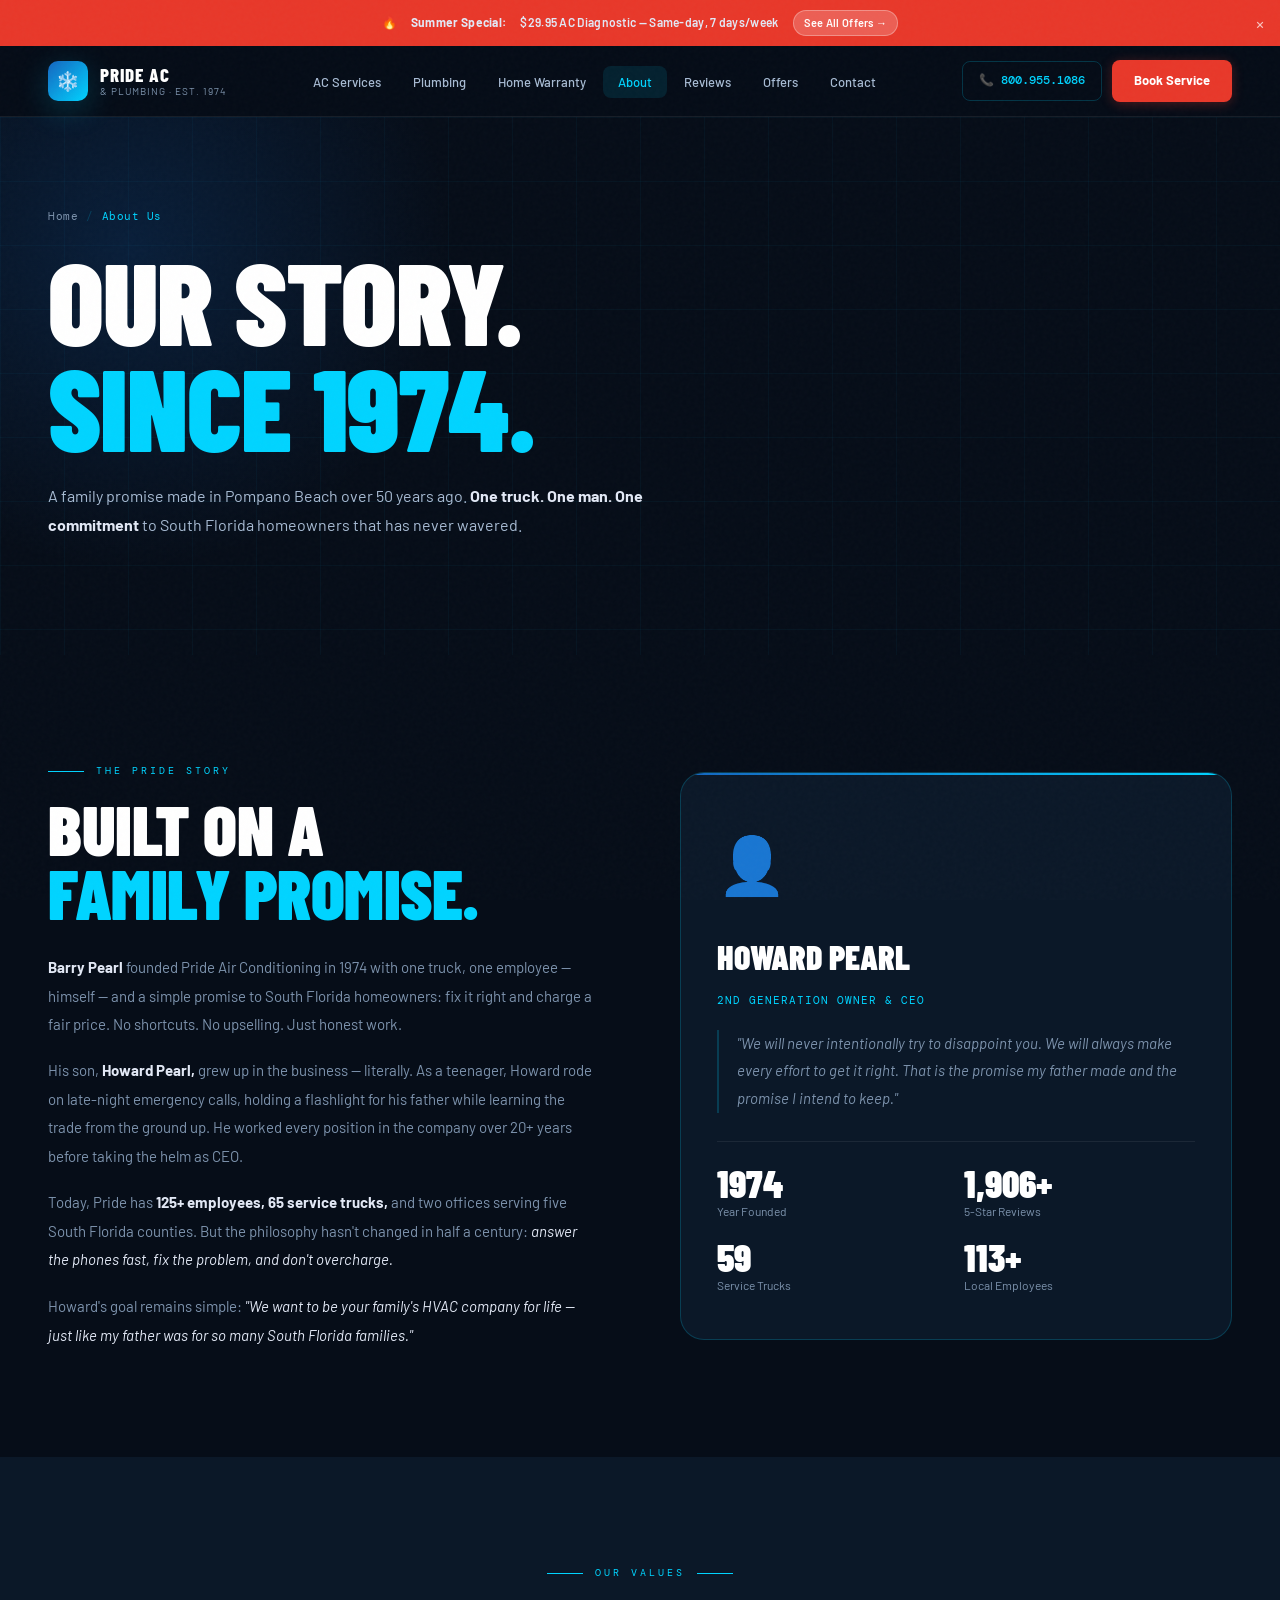
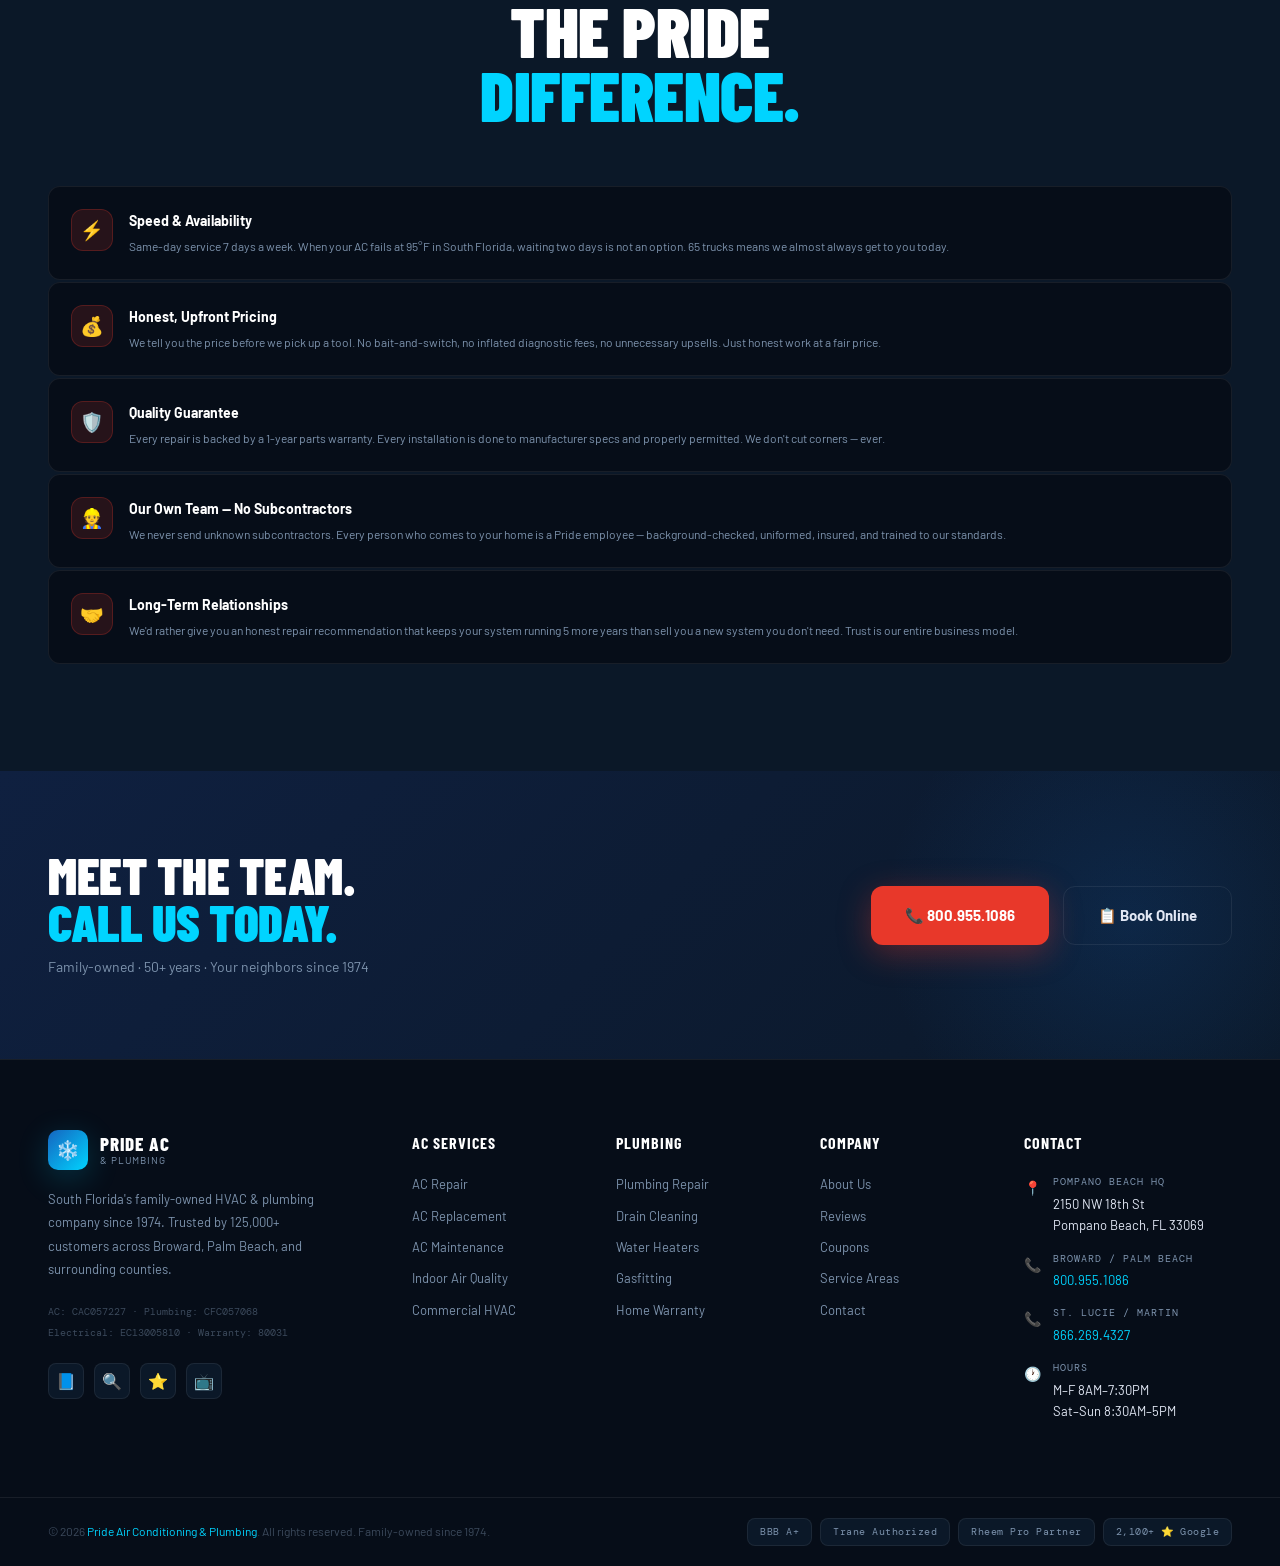
<file: pages/about.html>
<!DOCTYPE html>
<html lang="en">
<head>
<meta charset="UTF-8">
<meta name="viewport" content="width=device-width,initial-scale=1.0">
<title>About Pride Air Conditioning & Plumbing | Family-Owned Since 1974 | South Florida</title>
<meta name="description" content="The story of Pride AC — founded by Barry Pearl in 1974, now led by son Howard. 50+ years, 125+ employees, 65 trucks, 2,100+ five-star reviews. South Florida's most trusted HVAC company.">
<meta name="keywords" content="about Pride AC, family owned HVAC Pompano Beach, Howard Pearl, Barry Pearl, HVAC company history">
<meta name="robots" content="index,follow">
<meta name="author" content="Pride Air Conditioning &amp; Plumbing">
<link rel="canonical" href="https://www.prideac.com/pages/about.html">
<meta property="og:type" content="website">
<meta property="og:url" content="https://www.prideac.com/pages/about.html">
<meta property="og:title" content="About Pride Air Conditioning & Plumbing | Family-Owned Since 1974 | South Florida">
<meta property="og:description" content="The story of Pride AC — founded by Barry Pearl in 1974, now led by son Howard. 50+ years, 125+ employees, 65 trucks, 2,100+ five-star reviews. South Florida's most trusted HVAC company.">
<meta property="og:image" content="https://www.prideac.com/images/og-home.jpg">
<meta name="twitter:card" content="summary_large_image">
<meta name="twitter:title" content="About Pride Air Conditioning & Plumbing | Family-Owned Since 1974 | South Florida">
<meta name="twitter:description" content="The story of Pride AC — founded by Barry Pearl in 1974, now led by son Howard. 50+ years, 125+ employees, 65 trucks, 2,100+ five-star reviews. South Florida's most trusted HVAC company.">
<meta name="geo.region" content="US-FL">
<meta name="geo.placename" content="Pompano Beach, Florida">
<meta name="geo.position" content="26.2379;-80.1248">
<meta name="ICBM" content="26.2379, -80.1248">
<link rel="stylesheet" href="../css/global.css">
<link rel="icon" type="image/svg+xml" href="../images/favicon.svg">
<style>
.phero{position:relative;padding:90px 0 80px;overflow:hidden;background:var(--navy);}
.phero-grid{position:absolute;inset:0;background-image:linear-gradient(rgba(0,212,255,.04) 1px,transparent 1px),linear-gradient(90deg,rgba(0,212,255,.04) 1px,transparent 1px);background-size:64px 64px;animation:pg 26s linear infinite;}
@keyframes pg{0%{background-position:0 0}100%{background-position:64px 64px}}
.phero-glow{position:absolute;border-radius:50%;pointer-events:none;width:700px;height:700px;background:radial-gradient(circle,rgba(21,101,192,.20) 0%,transparent 65%);top:-220px;left:-220px;animation:gp 10s ease-in-out infinite;}
@keyframes gp{0%,100%{transform:scale(1)}50%{transform:scale(1.07)}}
.phero-inner{position:relative;z-index:2;}
.bc{display:flex;align-items:center;gap:8px;font-size:11px;color:var(--gray);margin-bottom:22px;font-family:'DM Mono',monospace;letter-spacing:.5px;}
.bc a{color:var(--gray);transition:var(--t);} .bc a:hover{color:var(--cyan);}
.bc-s{color:var(--border-cyan);} .bc-c{color:var(--cyan);}
.ph1{font-size:clamp(58px,9vw,118px);color:white;margin-bottom:22px;line-height:.92;font-family:'Barlow Condensed',sans-serif;font-weight:900;text-transform:uppercase;letter-spacing:-1px;}
.ph1 .ac{color:var(--cyan);}
.ph1 .ar{color:var(--red);}
.phs{font-size:16px;color:var(--gray-light);max-width:600px;line-height:1.82;margin-bottom:36px;}
.phs strong{color:var(--off-white);}
.phctas{display:flex;flex-wrap:wrap;gap:14px;}
@media(max-width:768px){.ph1{font-size:clamp(52px,13vw,80px);}}
</style>
</head>
<body><div id="scroll-progress"></div>
<div id="toast"><span class="toast-icon">✓</span><span id="toast-msg"></span></div>
<div class="announce-bar" id="ann">
  🔥 <strong>Summer Special:</strong> $29.95 AC Diagnostic — Same-day, 7 days/week
  <a href="offers.html">See All Offers →</a>
  <button class="announce-close" onclick="document.getElementById('ann').style.display='none'">×</button>
</div><nav class="main-nav" id="main-nav"><div class="nav-inner">
  <a href="../index.html" class="nav-logo"><div class="nav-logo-icon">❄️</div>
    <div class="nav-logo-text"><span class="nav-logo-name">Pride AC</span><span class="nav-logo-sub">&amp; Plumbing · Est. 1974</span></div></a>
  <ul class="nav-links"><li><a href="ac-repair.html">AC Services</a></li><li><a href="plumbing.html">Plumbing</a></li><li><a href="home-warranty.html">Home Warranty</a></li><li><a href="about.html"  class="active">About</a></li><li><a href="reviews.html">Reviews</a></li><li><a href="offers.html">Offers</a></li><li><a href="contact.html">Contact</a></li></ul>
  <div class="nav-actions">
    <a href="tel:8009551086" class="btn-nav-call">📞 800.955.1086</a>
    <a href="contact.html" class="btn-nav-book btn">Book Service</a>
  </div>
  <button class="nav-hamburger" id="hamburger" aria-label="Open menu" aria-expanded="false"><span></span><span></span><span></span></button>
</div></nav>
<nav class="nav-drawer" id="nav-drawer" aria-hidden="true">
  <a href="ac-repair.html">❄️ AC Services</a><a href="plumbing.html">💧 Plumbing</a><a href="home-warranty.html">🛡️ Home Warranty</a><a href="about.html">🏠 About Us</a><a href="reviews.html">⭐ Reviews</a><a href="offers.html">🏷️ Offers</a><a href="service-areas.html">📍 Service Areas</a><a href="contact.html">✉️ Contact</a>
  <div class="drawer-ctas">
    <a href="tel:8009551086" class="dc-call">📞 800.955.1086</a>
    <a href="contact.html" class="dc-book">📋 Book Service</a>
  </div>
</nav>
<section class="phero"><div class="phero-grid"></div><div class="phero-glow"></div>
  <div class="container phero-inner">
    <div class="bc"><a href="../index.html">Home</a><span class="bc-s">/</span><span class="bc-c">About Us</span></div>
    <h1 class="ph1 reveal up">Our Story.<br><span class="ac">Since 1974.</span></h1>
    <p class="phs reveal up d1">A family promise made in Pompano Beach over 50 years ago. <strong>One truck. One man. One commitment</strong> to South Florida homeowners that has never wavered.</p>
  </div>
</section>
<section class="section" style="background:var(--navy)"><div class="container">
  <div style="display:grid;grid-template-columns:1fr 1fr;gap:80px;align-items:center;">
    <div>
      <div class="label-wrap"><span class="label-line"></span><span class="label">The Pride Story</span></div>
      <h2 class="display section-title reveal up" style="margin-bottom:28px;">Built on a<br><span style="color:var(--cyan)">Family Promise.</span></h2>
      <p style="font-size:15px;color:var(--gray);line-height:1.9;margin-bottom:18px;" class="reveal up d1"><strong style="color:var(--off-white)">Barry Pearl</strong> founded Pride Air Conditioning in 1974 with one truck, one employee — himself — and a simple promise to South Florida homeowners: fix it right and charge a fair price. No shortcuts. No upselling. Just honest work.</p>
      <p style="font-size:15px;color:var(--gray);line-height:1.9;margin-bottom:18px;" class="reveal up d2">His son, <strong style="color:var(--off-white)">Howard Pearl,</strong> grew up in the business — literally. As a teenager, Howard rode on late-night emergency calls, holding a flashlight for his father while learning the trade from the ground up. He worked every position in the company over 20+ years before taking the helm as CEO.</p>
      <p style="font-size:15px;color:var(--gray);line-height:1.9;margin-bottom:18px;" class="reveal up d3">Today, Pride has <strong style="color:var(--off-white)">125+ employees, 65 service trucks,</strong> and two offices serving five South Florida counties. But the philosophy hasn't changed in half a century: <em style="color:var(--off-white)">answer the phones fast, fix the problem, and don't overcharge.</em></p>
      <p style="font-size:15px;color:var(--gray);line-height:1.9;" class="reveal up d4">Howard's goal remains simple: <em style="color:var(--off-white)">"We want to be your family's HVAC company for life — just like my father was for so many South Florida families."</em></p>
    </div>
    <div class="reveal right">
      <div style="background:var(--navy2);border:1px solid var(--border-cyan);border-radius:var(--r-xl);padding:44px 36px;position:relative;overflow:hidden;">
        <div style="position:absolute;top:0;left:0;right:0;height:2px;background:linear-gradient(90deg,var(--blue),var(--cyan));"></div>
        <div style="font-size:56px;margin-bottom:20px;">👤</div>
        <h3 style="font-family:'Barlow Condensed',sans-serif;font-size:34px;font-weight:900;text-transform:uppercase;color:white;margin-bottom:6px;">Howard Pearl</h3>
        <div style="font-size:11px;color:var(--cyan);font-family:'DM Mono',monospace;letter-spacing:1px;margin-bottom:20px;">2ND GENERATION OWNER &amp; CEO</div>
        <blockquote style="font-size:15px;color:var(--gray);line-height:1.85;border-left:2px solid var(--border-cyan);padding-left:18px;font-style:italic;">"We will never intentionally try to disappoint you. We will always make every effort to get it right. That is the promise my father made and the promise I intend to keep."</blockquote>
        <div style="margin-top:28px;padding-top:22px;border-top:1px solid var(--border);display:grid;grid-template-columns:1fr 1fr;gap:16px;">
          <div><div style="font-family:'Barlow Condensed',sans-serif;font-size:38px;font-weight:900;color:white;line-height:1;">1974</div><div style="font-size:12px;color:var(--gray);">Year Founded</div></div>
          <div><div style="font-family:'Barlow Condensed',sans-serif;font-size:38px;font-weight:900;color:white;line-height:1;"><span class="counter" data-target="2100">0</span>+</div><div style="font-size:12px;color:var(--gray);">5-Star Reviews</div></div>
          <div><div style="font-family:'Barlow Condensed',sans-serif;font-size:38px;font-weight:900;color:white;line-height:1;"><span class="counter" data-target="65">0</span></div><div style="font-size:12px;color:var(--gray);">Service Trucks</div></div>
          <div><div style="font-family:'Barlow Condensed',sans-serif;font-size:38px;font-weight:900;color:white;line-height:1;"><span class="counter" data-target="125">0</span>+</div><div style="font-size:12px;color:var(--gray);">Local Employees</div></div>
        </div>
      </div>
    </div>
  </div>
</div></section>
<section class="section" style="background:var(--navy2)"><div class="container">
  <div class="section-header center reveal up">
    <div class="label-wrap"><span class="label-line"></span><span class="label">Our Values</span><span class="label-line"></span></div>
    <h2 class="display section-title">The Pride<br><span style="color:var(--cyan)">Difference.</span></h2>
  </div>
  <div style="display:flex;flex-direction:column;gap:2px;">
<div class="pillar reveal up d1"><div class="pillar-icon">⚡</div><div><h4>Speed & Availability</h4><p>Same-day service 7 days a week. When your AC fails at 95°F in South Florida, waiting two days is not an option. 65 trucks means we almost always get to you today.</p></div></div><div class="pillar reveal up d2"><div class="pillar-icon">💰</div><div><h4>Honest, Upfront Pricing</h4><p>We tell you the price before we pick up a tool. No bait-and-switch, no inflated diagnostic fees, no unnecessary upsells. Just honest work at a fair price.</p></div></div><div class="pillar reveal up d3"><div class="pillar-icon">🛡️</div><div><h4>Quality Guarantee</h4><p>Every repair is backed by a 1-year parts warranty. Every installation is done to manufacturer specs and properly permitted. We don't cut corners — ever.</p></div></div><div class="pillar reveal up d4"><div class="pillar-icon">👷</div><div><h4>Our Own Team — No Subcontractors</h4><p>We never send unknown subcontractors. Every person who comes to your home is a Pride employee — background-checked, uniformed, insured, and trained to our standards.</p></div></div><div class="pillar reveal up d5"><div class="pillar-icon">🤝</div><div><h4>Long-Term Relationships</h4><p>We'd rather give you an honest repair recommendation that keeps your system running 5 more years than sell you a new system you don't need. Trust is our entire business model.</p></div></div>
  </div>
</div></section>
<div class="cta-band"><div class="container"><div class="cta-band-inner">
  <div class="reveal left">
    <h2 class="display cta-band-title">Meet the Team.<br><span style="color:var(--cyan)">Call Us Today.</span></h2>
    <p class="cta-band-sub">Family-owned · 50+ years · Your neighbors since 1974</p>
  </div>
  <div class="cta-band-actions reveal right">
    <a href="tel:8009551086" class="btn btn-red btn-lg">📞 800.955.1086</a>
    <a href="contact.html" class="btn btn-outline btn-lg">📋 Book Online</a>
  </div>
</div></div></div><footer>
  <div class="footer-main">
    <div>
      <div class="footer-logo"><div class="nav-logo-icon">❄️</div>
        <div class="nav-logo-text"><span class="nav-logo-name">Pride AC</span><span class="nav-logo-sub">&amp; Plumbing</span></div>
      </div>
      <p class="footer-tagline">South Florida's family-owned HVAC &amp; plumbing company since 1974. Trusted by 125,000+ customers across Broward, Palm Beach, and surrounding counties.</p>
      <div class="footer-licenses">AC: CAC057227 · Plumbing: CFC057068<br>Electrical: EC13005810 · Warranty: 80031</div>
      <div class="footer-socials">
        <a href="#" class="social-btn" aria-label="Facebook">📘</a>
        <a href="#" class="social-btn" aria-label="Google">🔍</a>
        <a href="#" class="social-btn" aria-label="Yelp">⭐</a>
        <a href="#" class="social-btn" aria-label="YouTube">📺</a>
      </div>
    </div>
    <div class="footer-col"><h4>AC Services</h4><ul>
      <li><a href="ac-repair.html">AC Repair</a></li>
      <li><a href="ac-replacement.html">AC Replacement</a></li>
      <li><a href="ac-maintenance.html">AC Maintenance</a></li>
      <li><a href="air-quality.html">Indoor Air Quality</a></li>
      <li><a href="commercial.html">Commercial HVAC</a></li>
    </ul></div>
    <div class="footer-col"><h4>Plumbing</h4><ul>
      <li><a href="plumbing.html">Plumbing Repair</a></li>
      <li><a href="plumbing.html#drain">Drain Cleaning</a></li>
      <li><a href="plumbing.html#water-heater">Water Heaters</a></li>
      <li><a href="plumbing.html#gasfitting">Gasfitting</a></li>
      <li><a href="home-warranty.html">Home Warranty</a></li>
    </ul></div>
    <div class="footer-col"><h4>Company</h4><ul>
      <li><a href="about.html">About Us</a></li>
      <li><a href="reviews.html">Reviews</a></li>
      <li><a href="offers.html">Coupons</a></li>
      <li><a href="service-areas.html">Service Areas</a></li>
      <li><a href="contact.html">Contact</a></li>
    </ul></div>
    <div class="footer-col"><h4>Contact</h4>
      <div class="fci"><span class="fci-icon">📍</span><div>
        <div class="fci-label">Pompano Beach HQ</div>
        <div class="fci-text">2150 NW 18th St<br>Pompano Beach, FL 33069</div>
      </div></div>
      <div class="fci"><span class="fci-icon">📞</span><div>
        <div class="fci-label">Broward / Palm Beach</div>
        <div class="fci-text"><a href="tel:8009551086">800.955.1086</a></div>
      </div></div>
      <div class="fci"><span class="fci-icon">📞</span><div>
        <div class="fci-label">St. Lucie / Martin</div>
        <div class="fci-text"><a href="tel:8662694327">866.269.4327</a></div>
      </div></div>
      <div class="fci"><span class="fci-icon">🕐</span><div>
        <div class="fci-label">Hours</div>
        <div class="fci-text">M–F 8AM–7:30PM<br>Sat–Sun 8:30AM–5PM</div>
      </div></div>
    </div>
  </div>
  <div class="footer-bottom">
    <div class="footer-copy">© 2026 <span>Pride Air Conditioning &amp; Plumbing</span>. All rights reserved. Family-owned since 1974.</div>
    <div class="footer-certs">
      <span class="footer-cert">BBB A+</span>
      <span class="footer-cert">Trane Authorized</span>
      <span class="footer-cert">Rheem Pro Partner</span>
      <span class="footer-cert">2,100+ ⭐ Google</span>
    </div>
  </div>
</footer>
<div class="mobile-sticky">
  <a href="tel:8009551086" class="ms-call">📞 Call Now</a>
  <a href="contact.html" class="ms-book">📋 Book Online</a>
</div>
<script src="../js/global.js"></script>
</body></html>
</file>
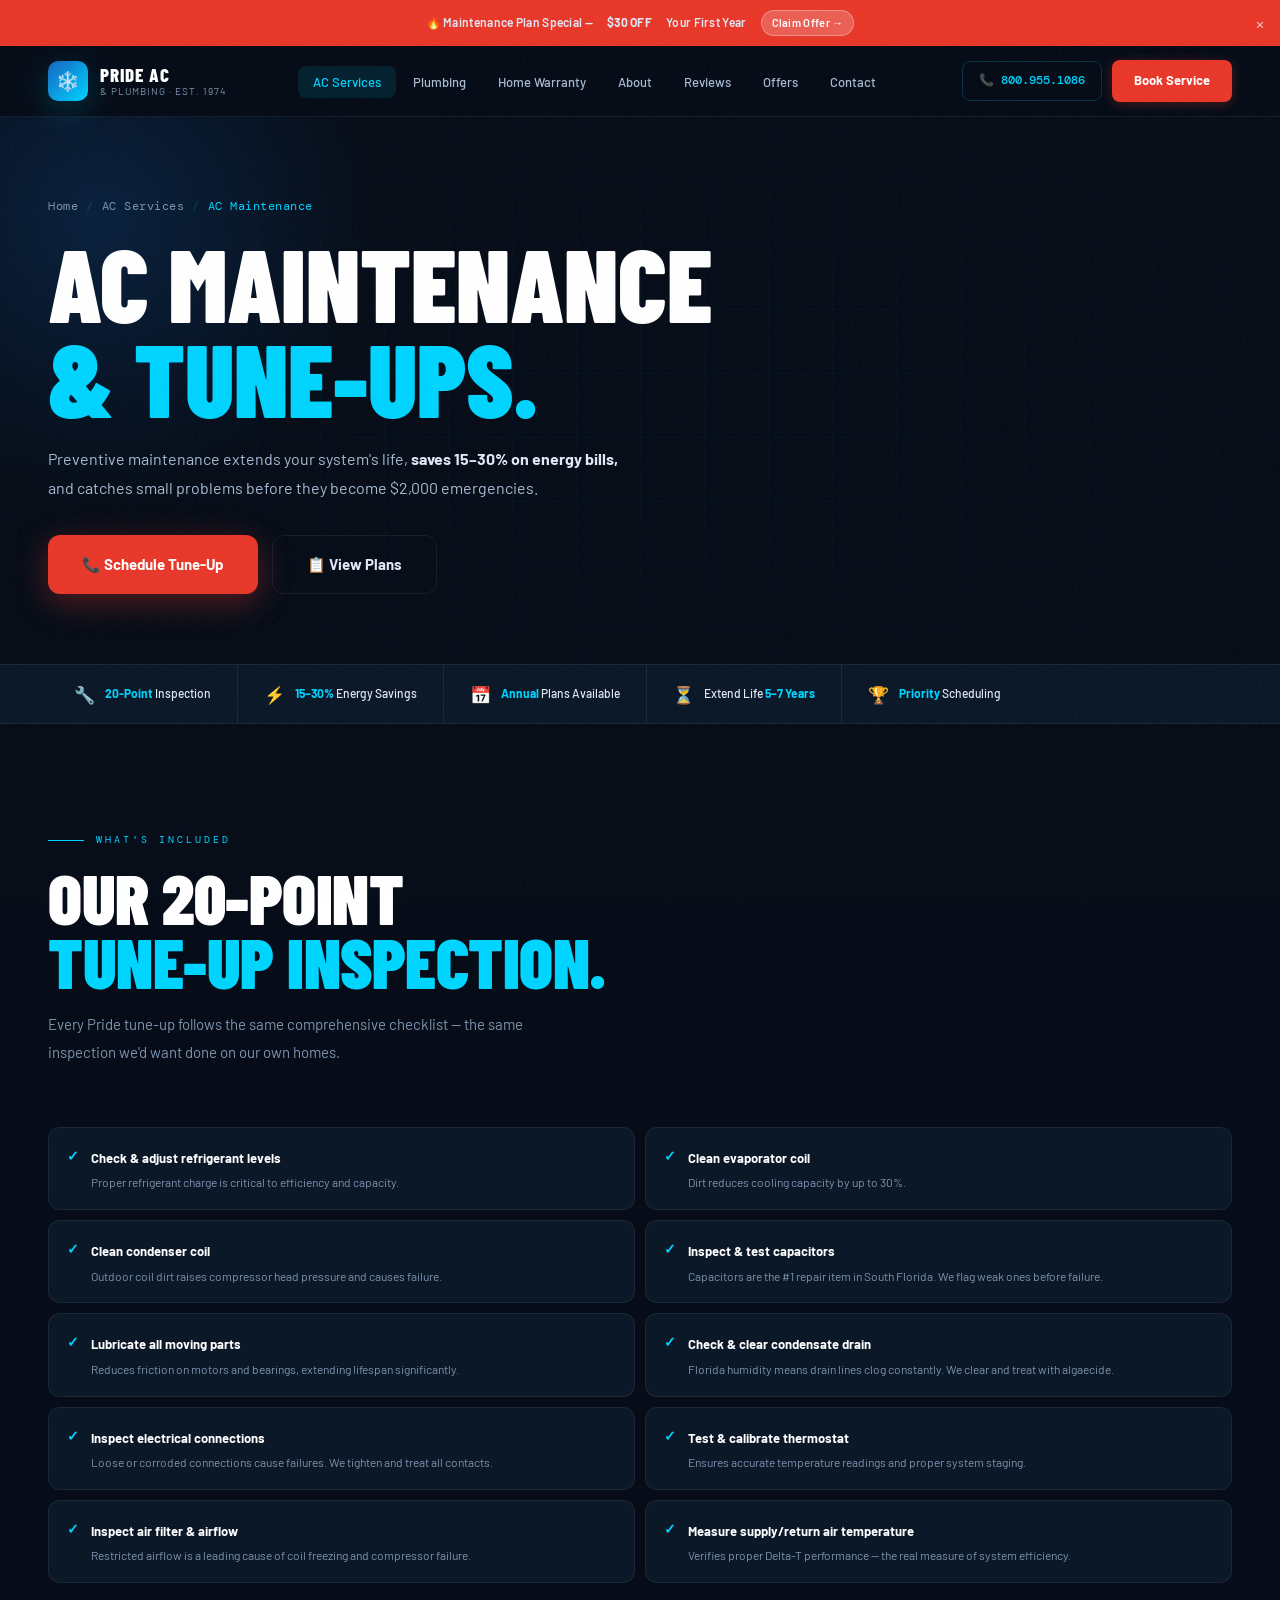
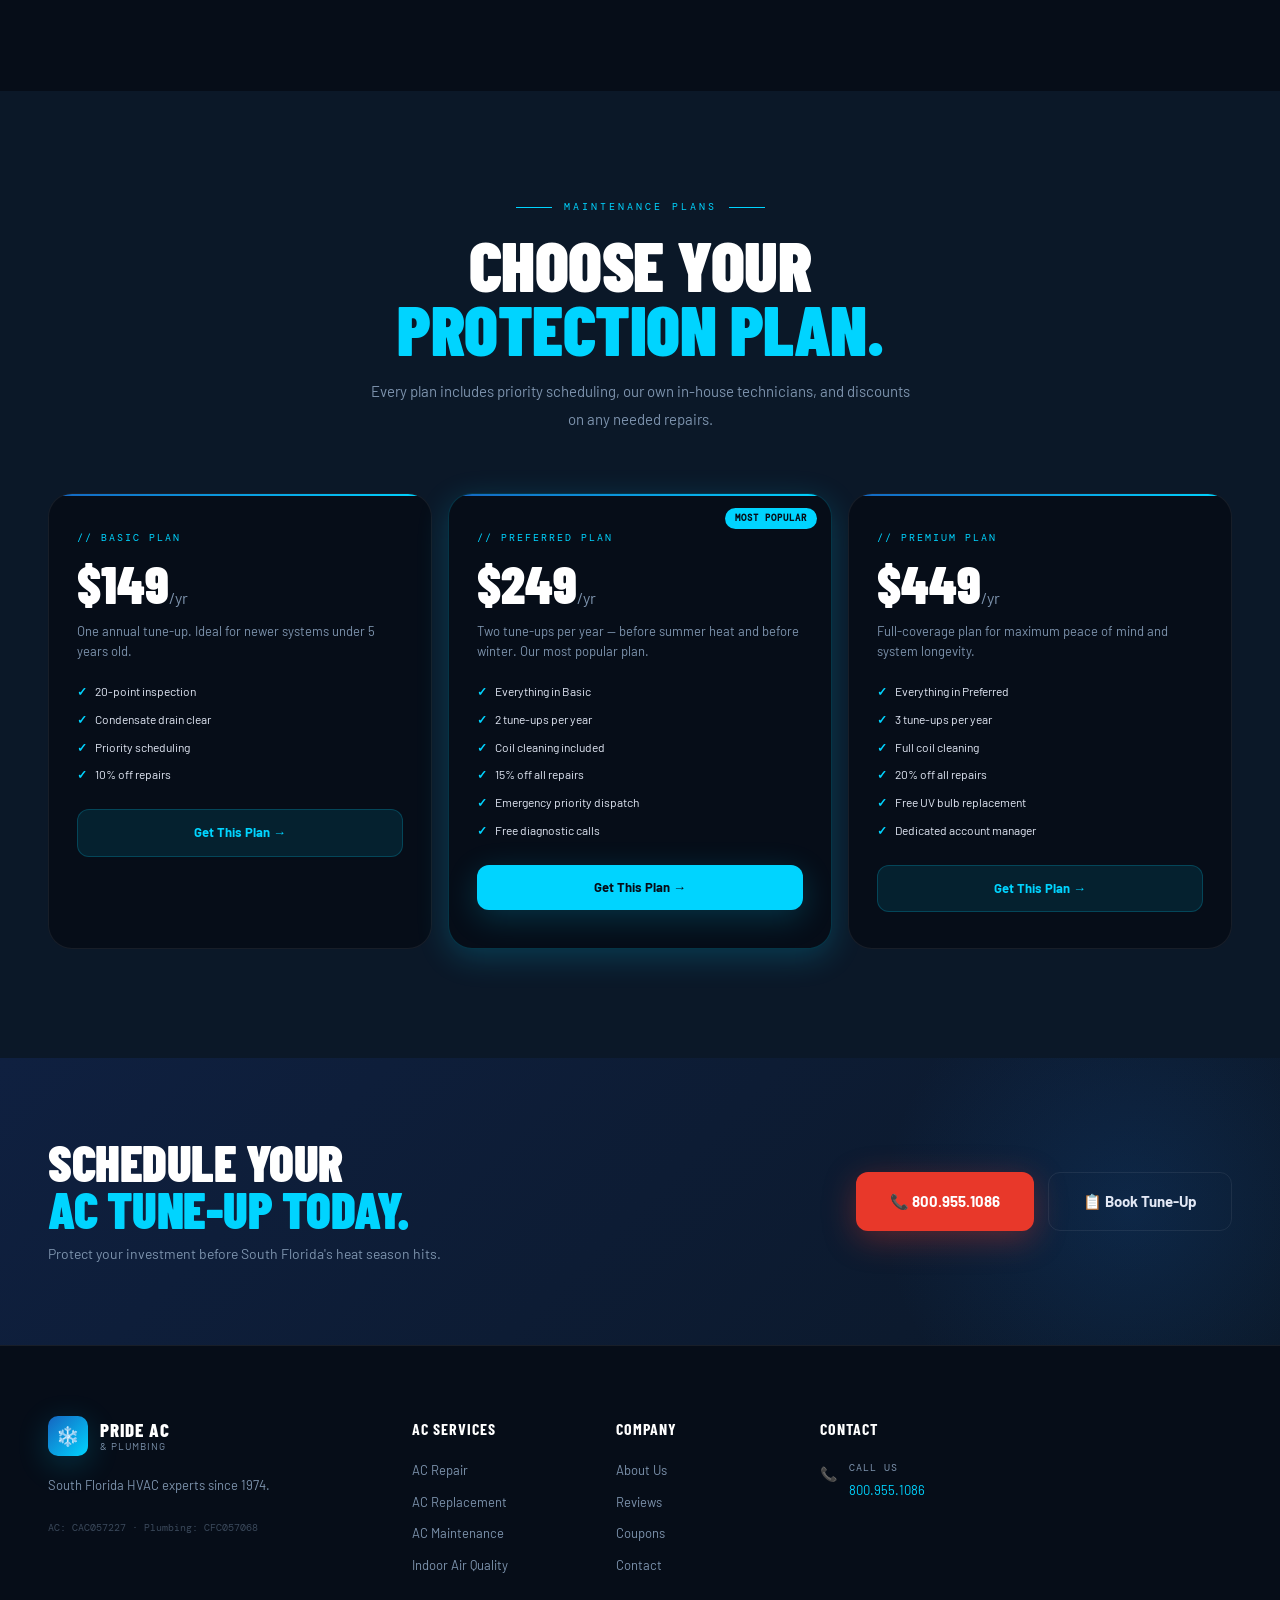
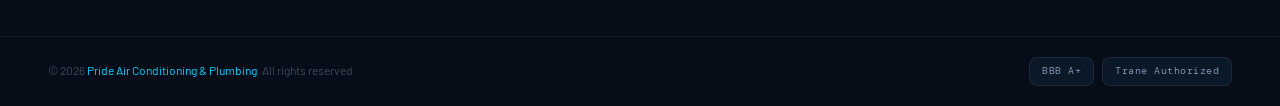
<file: pages/ac-maintenance.html>
<!DOCTYPE html><html lang="en"><head><meta charset="UTF-8"><meta name="viewport" content="width=device-width, initial-scale=1.0">
<title>AC Maintenance & Tune-Up South Florida | Annual Plans | Pride AC</title>
<meta name="description" content="AC maintenance plans and tune-ups across South Florida. 20-point inspection. Extend system life, save on energy. Call Pride AC 800.955.1086.">
<meta name="robots" content="index, follow"><link rel="canonical" href="https://www.prideac.com/pages/ac-maintenance.html">
<meta name="geo.region" content="US-FL"><meta name="geo.placename" content="Pompano Beach, Florida">
<link rel="stylesheet" href="../css/global.css">
<style>.page-hero{position:relative;padding:80px 0 70px;overflow:hidden;background:var(--navy);}.page-hero-grid{position:absolute;inset:0;background-image:linear-gradient(rgba(0,212,255,.035) 1px,transparent 1px),linear-gradient(90deg,rgba(0,212,255,.035) 1px,transparent 1px);background-size:64px 64px;animation:gm 25s linear infinite;}@keyframes gm{0%{background-position:0 0}100%{background-position:64px 64px}}.hgb{position:absolute;border-radius:50%;width:600px;height:600px;background:radial-gradient(circle,rgba(21,101,192,.22) 0%,transparent 65%);top:-200px;left:-200px;}.ph-inner{position:relative;z-index:2;}.breadcrumb{display:flex;align-items:center;gap:8px;font-size:12px;color:var(--gray);margin-bottom:18px;font-family:'DM Mono',monospace;}.breadcrumb a{color:var(--gray)}.breadcrumb a:hover{color:var(--cyan)}.bc-sep{color:var(--border-cyan)}.bc-cur{color:var(--cyan)}.ph-title{font-size:clamp(54px,8vw,108px);color:white;margin-bottom:20px;line-height:.93;font-family:'Barlow Condensed',sans-serif;font-weight:900;text-transform:uppercase;}.ph-title .accent{color:var(--cyan);}.ph-sub{font-size:16px;color:var(--gray-light);max-width:580px;line-height:1.8;margin-bottom:32px;}.ph-sub strong{color:var(--off-white);}</style>
</head><body>
<div id="scroll-progress"></div><div id="toast"><span class="toast-icon">✓</span><span id="toast-msg"></span></div>
<div class="announce-bar" id="ann">🔥 Maintenance Plan Special — <strong>$30 OFF</strong> Your First Year <a href="offers.html">Claim Offer →</a><button class="announce-close" onclick="document.getElementById('ann').style.display='none'">×</button></div>
<nav class="main-nav" id="main-nav"><div class="nav-inner">
  <a href="../index.html" class="nav-logo"><div class="nav-logo-icon">❄️</div><div class="nav-logo-text"><span class="nav-logo-name">Pride AC</span><span class="nav-logo-sub">& Plumbing · Est. 1974</span></div></a>
  <ul class="nav-links"><li><a href="ac-repair.html" class="active">AC Services</a></li><li><a href="plumbing.html">Plumbing</a></li><li><a href="home-warranty.html">Home Warranty</a></li><li><a href="about.html">About</a></li><li><a href="reviews.html">Reviews</a></li><li><a href="offers.html">Offers</a></li><li><a href="contact.html">Contact</a></li></ul>
  <div class="nav-actions"><a href="tel:8009551086" class="btn-nav-call">📞 800.955.1086</a><a href="contact.html" class="btn-nav-book btn">Book Service</a></div>
  <button class="nav-hamburger" id="hamburger" aria-label="Open menu" aria-expanded="false"><span></span><span></span><span></span></button>
</div></nav>
<nav class="nav-drawer" id="nav-drawer" aria-hidden="true">
  <a href="ac-repair.html">❄️ AC Services</a><a href="plumbing.html">💧 Plumbing</a><a href="home-warranty.html">🛡️ Home Warranty</a><a href="about.html">🏠 About</a><a href="reviews.html">⭐ Reviews</a><a href="offers.html">🏷️ Offers</a><a href="contact.html">✉️ Contact</a>
  <div class="drawer-ctas"><a href="tel:8009551086" class="dc-call">📞 800.955.1086</a><a href="contact.html" class="dc-book">📋 Book</a></div>
</nav>

<section class="page-hero"><div class="page-hero-grid"></div><div class="hgb"></div>
  <div class="container ph-inner">
    <div class="breadcrumb"><a href="../index.html">Home</a><span class="bc-sep">/</span><a href="ac-repair.html">AC Services</a><span class="bc-sep">/</span><span class="bc-cur">AC Maintenance</span></div>
    <h1 class="ph-title reveal up">AC Maintenance<br><span class="accent">&amp; Tune-Ups.</span></h1>
    <p class="ph-sub reveal up d1">Preventive maintenance extends your system's life, <strong>saves 15–30% on energy bills,</strong> and catches small problems before they become $2,000 emergencies.</p>
    <div style="display:flex;flex-wrap:wrap;gap:14px;" class="reveal up d2">
      <a href="tel:8009551086" class="btn btn-red btn-lg">📞 Schedule Tune-Up</a>
      <a href="contact.html" class="btn btn-outline btn-lg">📋 View Plans</a>
    </div>
  </div>
</section>

<div class="trust-bar"><div class="trust-bar-inner">
  <div class="trust-item"><span class="trust-icon">🔧</span><span class="trust-text"><em>20-Point</em> Inspection</span></div>
  <div class="trust-item"><span class="trust-icon">⚡</span><span class="trust-text"><em>15–30%</em> Energy Savings</span></div>
  <div class="trust-item"><span class="trust-icon">📅</span><span class="trust-text"><em>Annual</em> Plans Available</span></div>
  <div class="trust-item"><span class="trust-icon">⏳</span><span class="trust-text">Extend Life <em>5–7 Years</em></span></div>
  <div class="trust-item"><span class="trust-icon">🏆</span><span class="trust-text"><em>Priority</em> Scheduling</span></div>
</div></div>

<section class="section" style="background:var(--navy)">
  <div class="container">
    <div class="section-header reveal up">
      <div class="label-wrap"><span class="label-line"></span><span class="label">What's Included</span></div>
      <h2 class="display section-title">Our 20-Point<br><span style="color:var(--cyan)">Tune-Up Inspection.</span></h2>
      <p class="section-body">Every Pride tune-up follows the same comprehensive checklist — the same inspection we'd want done on our own homes.</p>
    </div>
    <div style="display:grid;grid-template-columns:repeat(2,1fr);gap:10px;" class="reveal up">
      <div style="display:flex;align-items:flex-start;gap:12px;padding:16px 18px;background:var(--navy2);border:1px solid var(--border);border-radius:var(--r-md);"><span style="color:var(--cyan);font-size:14px;font-weight:800;flex-shrink:0;">✓</span><div><strong style="font-size:13px;color:white;">Check &amp; adjust refrigerant levels</strong><p style="font-size:12px;color:var(--gray);margin-top:3px;">Proper refrigerant charge is critical to efficiency and capacity.</p></div></div>
      <div style="display:flex;align-items:flex-start;gap:12px;padding:16px 18px;background:var(--navy2);border:1px solid var(--border);border-radius:var(--r-md);"><span style="color:var(--cyan);font-size:14px;font-weight:800;flex-shrink:0;">✓</span><div><strong style="font-size:13px;color:white;">Clean evaporator coil</strong><p style="font-size:12px;color:var(--gray);margin-top:3px;">Dirt reduces cooling capacity by up to 30%.</p></div></div>
      <div style="display:flex;align-items:flex-start;gap:12px;padding:16px 18px;background:var(--navy2);border:1px solid var(--border);border-radius:var(--r-md);"><span style="color:var(--cyan);font-size:14px;font-weight:800;flex-shrink:0;">✓</span><div><strong style="font-size:13px;color:white;">Clean condenser coil</strong><p style="font-size:12px;color:var(--gray);margin-top:3px;">Outdoor coil dirt raises compressor head pressure and causes failure.</p></div></div>
      <div style="display:flex;align-items:flex-start;gap:12px;padding:16px 18px;background:var(--navy2);border:1px solid var(--border);border-radius:var(--r-md);"><span style="color:var(--cyan);font-size:14px;font-weight:800;flex-shrink:0;">✓</span><div><strong style="font-size:13px;color:white;">Inspect &amp; test capacitors</strong><p style="font-size:12px;color:var(--gray);margin-top:3px;">Capacitors are the #1 repair item in South Florida. We flag weak ones before failure.</p></div></div>
      <div style="display:flex;align-items:flex-start;gap:12px;padding:16px 18px;background:var(--navy2);border:1px solid var(--border);border-radius:var(--r-md);"><span style="color:var(--cyan);font-size:14px;font-weight:800;flex-shrink:0;">✓</span><div><strong style="font-size:13px;color:white;">Lubricate all moving parts</strong><p style="font-size:12px;color:var(--gray);margin-top:3px;">Reduces friction on motors and bearings, extending lifespan significantly.</p></div></div>
      <div style="display:flex;align-items:flex-start;gap:12px;padding:16px 18px;background:var(--navy2);border:1px solid var(--border);border-radius:var(--r-md);"><span style="color:var(--cyan);font-size:14px;font-weight:800;flex-shrink:0;">✓</span><div><strong style="font-size:13px;color:white;">Check &amp; clear condensate drain</strong><p style="font-size:12px;color:var(--gray);margin-top:3px;">Florida humidity means drain lines clog constantly. We clear and treat with algaecide.</p></div></div>
      <div style="display:flex;align-items:flex-start;gap:12px;padding:16px 18px;background:var(--navy2);border:1px solid var(--border);border-radius:var(--r-md);"><span style="color:var(--cyan);font-size:14px;font-weight:800;flex-shrink:0;">✓</span><div><strong style="font-size:13px;color:white;">Inspect electrical connections</strong><p style="font-size:12px;color:var(--gray);margin-top:3px;">Loose or corroded connections cause failures. We tighten and treat all contacts.</p></div></div>
      <div style="display:flex;align-items:flex-start;gap:12px;padding:16px 18px;background:var(--navy2);border:1px solid var(--border);border-radius:var(--r-md);"><span style="color:var(--cyan);font-size:14px;font-weight:800;flex-shrink:0;">✓</span><div><strong style="font-size:13px;color:white;">Test &amp; calibrate thermostat</strong><p style="font-size:12px;color:var(--gray);margin-top:3px;">Ensures accurate temperature readings and proper system staging.</p></div></div>
      <div style="display:flex;align-items:flex-start;gap:12px;padding:16px 18px;background:var(--navy2);border:1px solid var(--border);border-radius:var(--r-md);"><span style="color:var(--cyan);font-size:14px;font-weight:800;flex-shrink:0;">✓</span><div><strong style="font-size:13px;color:white;">Inspect air filter &amp; airflow</strong><p style="font-size:12px;color:var(--gray);margin-top:3px;">Restricted airflow is a leading cause of coil freezing and compressor failure.</p></div></div>
      <div style="display:flex;align-items:flex-start;gap:12px;padding:16px 18px;background:var(--navy2);border:1px solid var(--border);border-radius:var(--r-md);"><span style="color:var(--cyan);font-size:14px;font-weight:800;flex-shrink:0;">✓</span><div><strong style="font-size:13px;color:white;">Measure supply/return air temperature</strong><p style="font-size:12px;color:var(--gray);margin-top:3px;">Verifies proper Delta-T performance — the real measure of system efficiency.</p></div></div>
    </div>
  </div>
</section>

<section class="section" style="background:var(--navy2)">
  <div class="container">
    <div class="section-header center reveal up">
      <div class="label-wrap"><span class="label-line"></span><span class="label">Maintenance Plans</span><span class="label-line"></span></div>
      <h2 class="display section-title">Choose Your<br><span style="color:var(--cyan)">Protection Plan.</span></h2>
      <p class="section-body">Every plan includes priority scheduling, our own in-house technicians, and discounts on any needed repairs.</p>
    </div>
    <div style="display:grid;grid-template-columns:repeat(3,1fr);gap:16px;" class="reveal up">
      <div style="background:var(--navy);border:1px solid var(--border);border-radius:var(--r-xl);padding:36px 28px;position:relative;overflow:hidden;"><div style="position:absolute;top:0;left:0;right:0;height:2px;background:linear-gradient(90deg,var(--blue),var(--cyan));"></div><div style="font-family:'DM Mono',monospace;font-size:10px;color:var(--cyan);letter-spacing:2px;margin-bottom:10px;">// BASIC PLAN</div><div style="font-family:'Barlow Condensed',sans-serif;font-size:52px;font-weight:900;color:white;line-height:1;">$149<span style="font-size:16px;color:var(--gray);font-family:'Barlow',sans-serif;font-weight:400;">/yr</span></div><p style="font-size:13px;color:var(--gray);margin:12px 0 20px;line-height:1.6;">One annual tune-up. Ideal for newer systems under 5 years old.</p><div style="display:flex;flex-direction:column;gap:8px;margin-bottom:24px;"><div style="display:flex;align-items:center;gap:8px;font-size:12px;color:var(--off-white);"><span style="color:var(--cyan);font-weight:800;">✓</span>20-point inspection</div><div style="display:flex;align-items:center;gap:8px;font-size:12px;color:var(--off-white);"><span style="color:var(--cyan);font-weight:800;">✓</span>Condensate drain clear</div><div style="display:flex;align-items:center;gap:8px;font-size:12px;color:var(--off-white);"><span style="color:var(--cyan);font-weight:800;">✓</span>Priority scheduling</div><div style="display:flex;align-items:center;gap:8px;font-size:12px;color:var(--off-white);"><span style="color:var(--cyan);font-weight:800;">✓</span>10% off repairs</div></div><a href="contact.html" class="btn btn-ghost-cyan btn-md" style="width:100%;">Get This Plan →</a></div>
      <div style="background:var(--navy);border:1px solid var(--border-cyan);border-radius:var(--r-xl);padding:36px 28px;position:relative;overflow:hidden;box-shadow:var(--shadow-cyan);"><div style="position:absolute;top:0;left:0;right:0;height:2px;background:linear-gradient(90deg,var(--blue),var(--cyan));"></div><div style="position:absolute;top:14px;right:14px;background:var(--cyan);color:var(--navy);font-size:9px;font-family:'DM Mono',monospace;font-weight:700;padding:3px 10px;border-radius:20px;letter-spacing:1px;">MOST POPULAR</div><div style="font-family:'DM Mono',monospace;font-size:10px;color:var(--cyan);letter-spacing:2px;margin-bottom:10px;">// PREFERRED PLAN</div><div style="font-family:'Barlow Condensed',sans-serif;font-size:52px;font-weight:900;color:white;line-height:1;">$249<span style="font-size:16px;color:var(--gray);font-family:'Barlow',sans-serif;font-weight:400;">/yr</span></div><p style="font-size:13px;color:var(--gray);margin:12px 0 20px;line-height:1.6;">Two tune-ups per year — before summer heat and before winter. Our most popular plan.</p><div style="display:flex;flex-direction:column;gap:8px;margin-bottom:24px;"><div style="display:flex;align-items:center;gap:8px;font-size:12px;color:var(--off-white);"><span style="color:var(--cyan);font-weight:800;">✓</span>Everything in Basic</div><div style="display:flex;align-items:center;gap:8px;font-size:12px;color:var(--off-white);"><span style="color:var(--cyan);font-weight:800;">✓</span>2 tune-ups per year</div><div style="display:flex;align-items:center;gap:8px;font-size:12px;color:var(--off-white);"><span style="color:var(--cyan);font-weight:800;">✓</span>Coil cleaning included</div><div style="display:flex;align-items:center;gap:8px;font-size:12px;color:var(--off-white);"><span style="color:var(--cyan);font-weight:800;">✓</span>15% off all repairs</div><div style="display:flex;align-items:center;gap:8px;font-size:12px;color:var(--off-white);"><span style="color:var(--cyan);font-weight:800;">✓</span>Emergency priority dispatch</div><div style="display:flex;align-items:center;gap:8px;font-size:12px;color:var(--off-white);"><span style="color:var(--cyan);font-weight:800;">✓</span>Free diagnostic calls</div></div><a href="contact.html" class="btn btn-cyan btn-md" style="width:100%;">Get This Plan →</a></div>
      <div style="background:var(--navy);border:1px solid var(--border);border-radius:var(--r-xl);padding:36px 28px;position:relative;overflow:hidden;"><div style="position:absolute;top:0;left:0;right:0;height:2px;background:linear-gradient(90deg,var(--blue),var(--cyan));"></div><div style="font-family:'DM Mono',monospace;font-size:10px;color:var(--cyan);letter-spacing:2px;margin-bottom:10px;">// PREMIUM PLAN</div><div style="font-family:'Barlow Condensed',sans-serif;font-size:52px;font-weight:900;color:white;line-height:1;">$449<span style="font-size:16px;color:var(--gray);font-family:'Barlow',sans-serif;font-weight:400;">/yr</span></div><p style="font-size:13px;color:var(--gray);margin:12px 0 20px;line-height:1.6;">Full-coverage plan for maximum peace of mind and system longevity.</p><div style="display:flex;flex-direction:column;gap:8px;margin-bottom:24px;"><div style="display:flex;align-items:center;gap:8px;font-size:12px;color:var(--off-white);"><span style="color:var(--cyan);font-weight:800;">✓</span>Everything in Preferred</div><div style="display:flex;align-items:center;gap:8px;font-size:12px;color:var(--off-white);"><span style="color:var(--cyan);font-weight:800;">✓</span>3 tune-ups per year</div><div style="display:flex;align-items:center;gap:8px;font-size:12px;color:var(--off-white);"><span style="color:var(--cyan);font-weight:800;">✓</span>Full coil cleaning</div><div style="display:flex;align-items:center;gap:8px;font-size:12px;color:var(--off-white);"><span style="color:var(--cyan);font-weight:800;">✓</span>20% off all repairs</div><div style="display:flex;align-items:center;gap:8px;font-size:12px;color:var(--off-white);"><span style="color:var(--cyan);font-weight:800;">✓</span>Free UV bulb replacement</div><div style="display:flex;align-items:center;gap:8px;font-size:12px;color:var(--off-white);"><span style="color:var(--cyan);font-weight:800;">✓</span>Dedicated account manager</div></div><a href="contact.html" class="btn btn-ghost-cyan btn-md" style="width:100%;">Get This Plan →</a></div>
    </div>
  </div>
</section>

<div class="cta-band"><div class="container"><div class="cta-band-inner">
  <div class="reveal left"><h2 class="display cta-band-title">Schedule Your<br><span style="color:var(--cyan)">AC Tune-Up Today.</span></h2><p class="cta-band-sub">Protect your investment before South Florida's heat season hits.</p></div>
  <div class="cta-band-actions reveal right"><a href="tel:8009551086" class="btn btn-red btn-lg">📞 800.955.1086</a><a href="contact.html" class="btn btn-outline btn-lg">📋 Book Tune-Up</a></div>
</div></div></div>
<footer><div class="footer-main"><div><div class="footer-logo"><div class="nav-logo-icon">❄️</div><div class="nav-logo-text"><span class="nav-logo-name">Pride AC</span><span class="nav-logo-sub">& Plumbing</span></div></div><p class="footer-tagline">South Florida HVAC experts since 1974.</p><div class="footer-licenses">AC: CAC057227 · Plumbing: CFC057068</div></div><div class="footer-col"><h4>AC Services</h4><ul><li><a href="ac-repair.html">AC Repair</a></li><li><a href="ac-replacement.html">AC Replacement</a></li><li><a href="ac-maintenance.html">AC Maintenance</a></li><li><a href="air-quality.html">Indoor Air Quality</a></li></ul></div><div class="footer-col"><h4>Company</h4><ul><li><a href="about.html">About Us</a></li><li><a href="reviews.html">Reviews</a></li><li><a href="offers.html">Coupons</a></li><li><a href="contact.html">Contact</a></li></ul></div><div class="footer-col"><h4>Contact</h4><div class="fci"><span class="fci-icon">📞</span><div><div class="fci-label">Call Us</div><div class="fci-text"><a href="tel:8009551086">800.955.1086</a></div></div></div></div></div><div class="footer-bottom"><div class="footer-copy">© 2026 <span>Pride Air Conditioning & Plumbing</span>. All rights reserved.</div><div class="footer-certs"><span class="footer-cert">BBB A+</span><span class="footer-cert">Trane Authorized</span></div></div></footer>
<div class="mobile-sticky"><a href="tel:8009551086" class="ms-call">📞 Call Now</a><a href="contact.html" class="ms-book">📋 Book Online</a></div>
<script src="../js/global.js"></script>
</body></html>
</file>
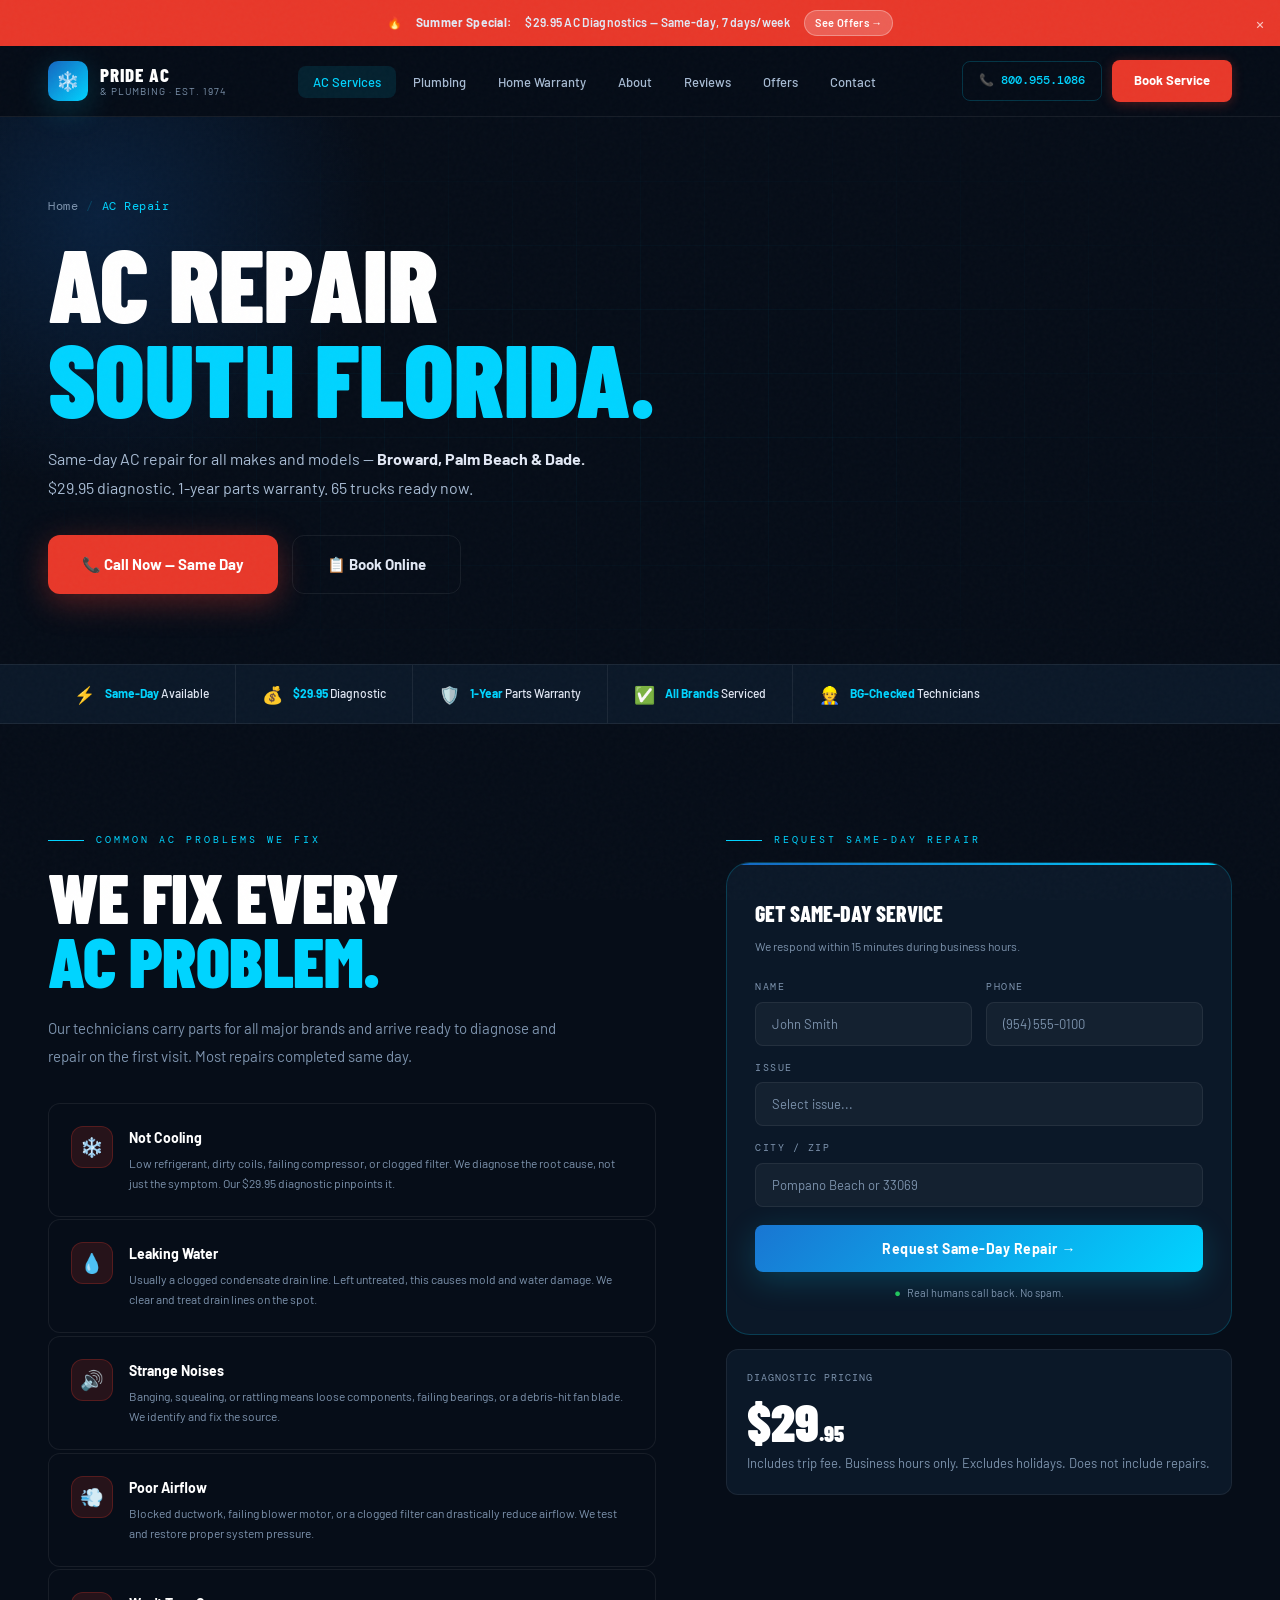
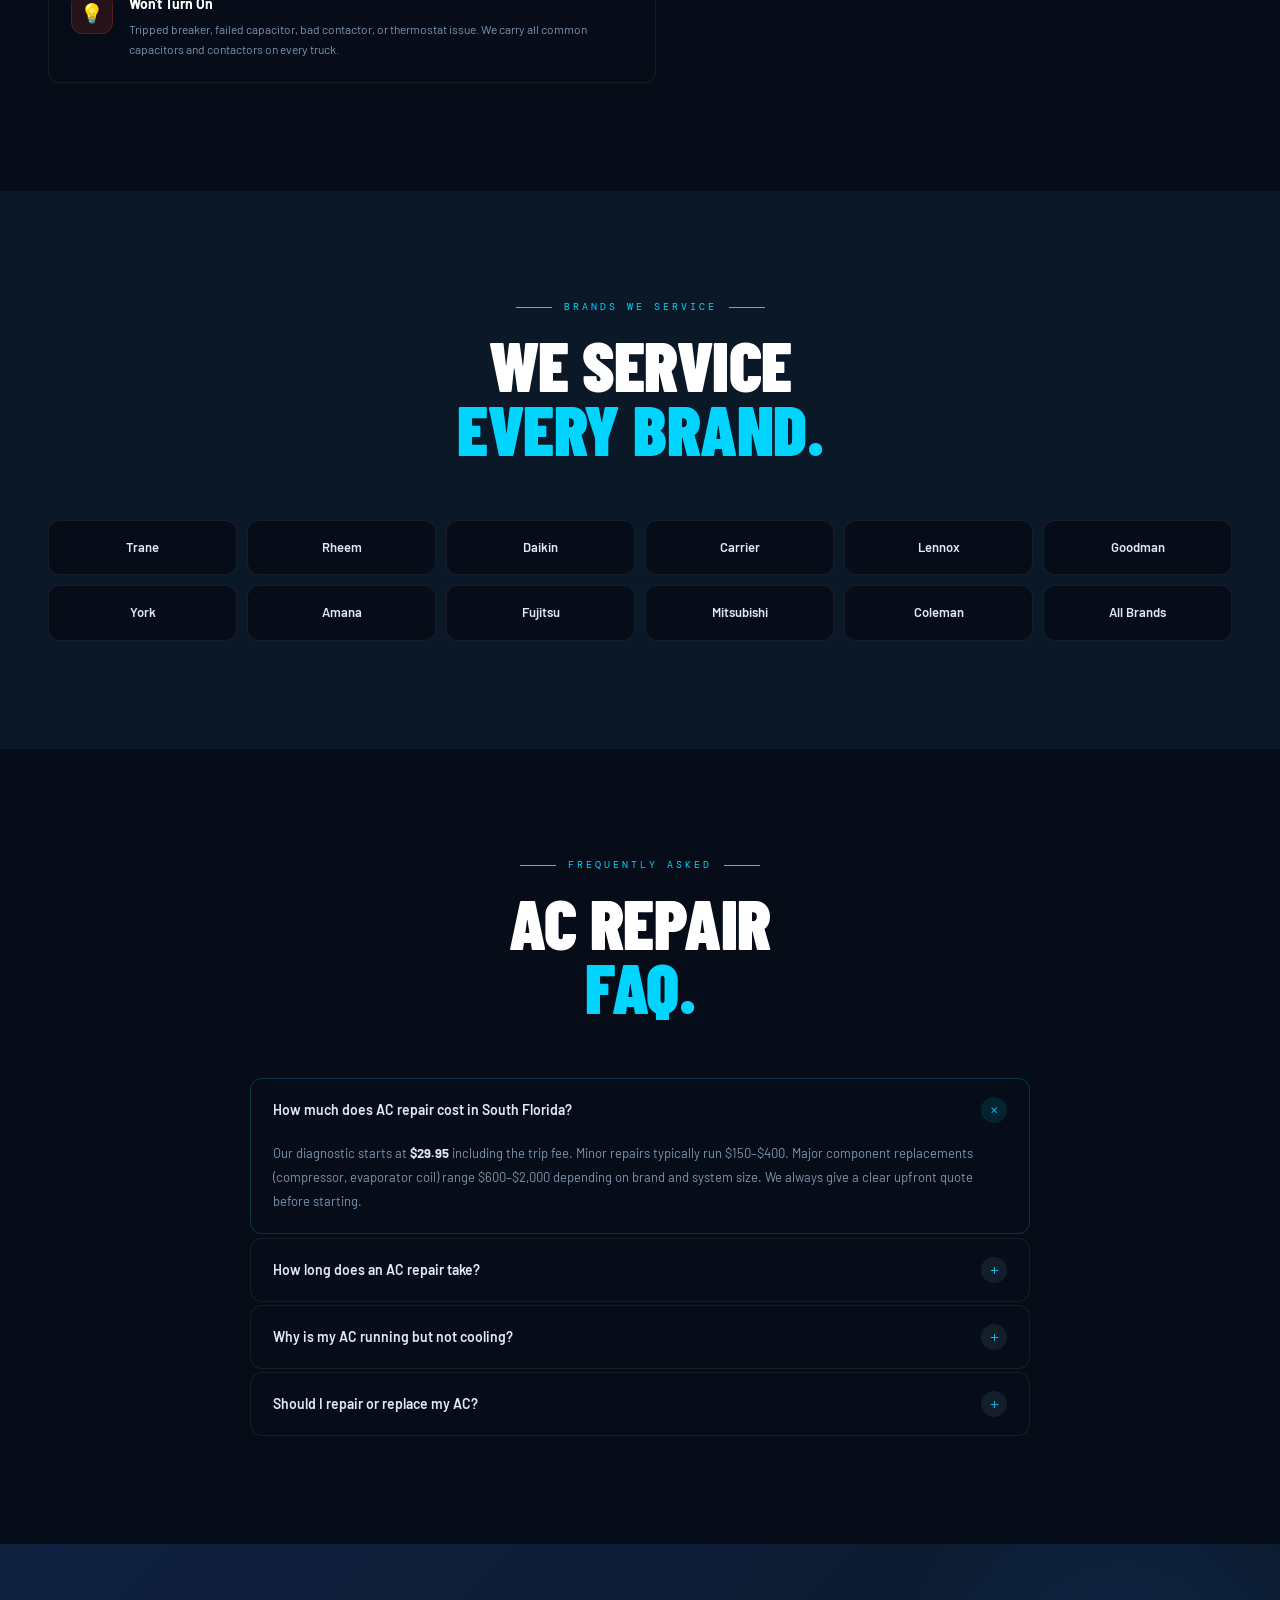
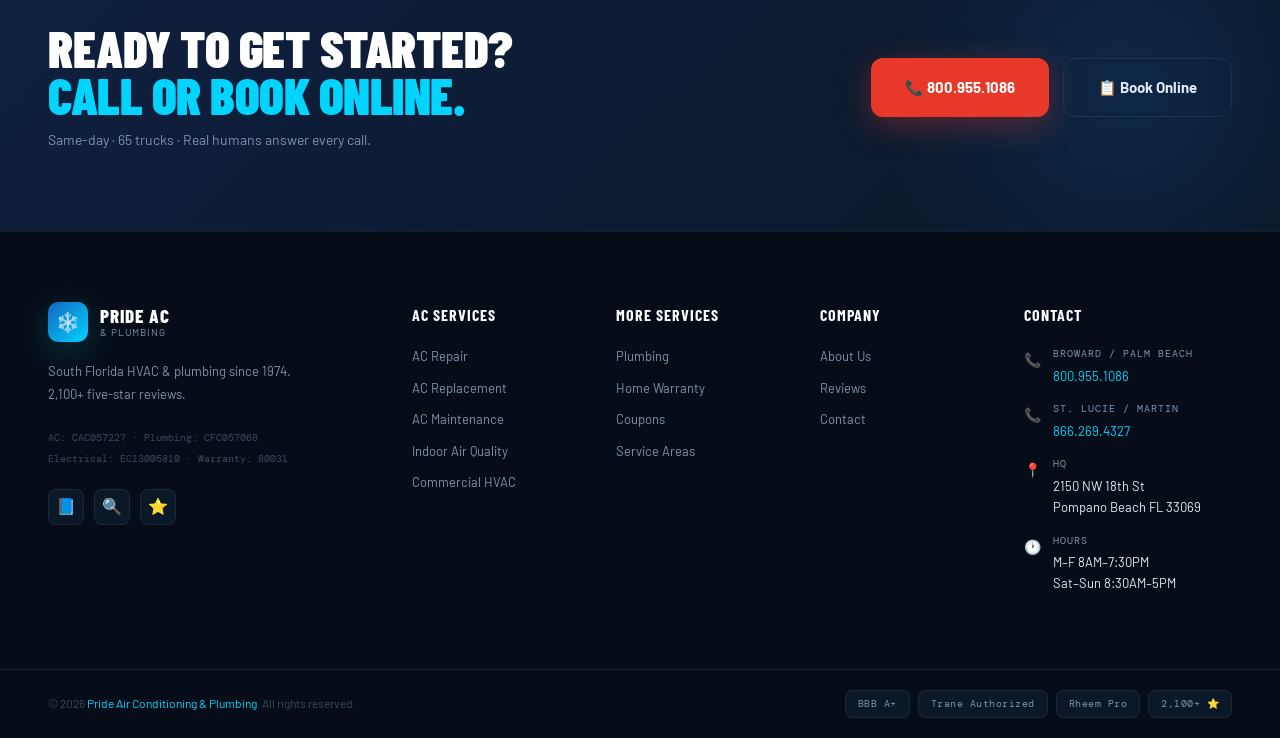
<file: pages/ac-repair.html>
<!DOCTYPE html>
<html lang="en">
<head>
<meta charset="UTF-8"><meta name="viewport" content="width=device-width, initial-scale=1.0">
<title>AC Repair South Florida | Same-Day Service | Pride AC Pompano Beach</title>
<meta name="description" content="Fast, reliable AC repair across Broward, Palm Beach & Dade. $29.95 diagnostic, same-day service, 1-year warranty. Call Pride AC 800.955.1086.">
<meta name="keywords" content="AC repair South Florida, air conditioning repair Broward, same day AC repair, HVAC repair Fort Lauderdale">
<meta name="robots" content="index, follow">
<meta name="author" content="Pride Air Conditioning & Plumbing">
<link rel="canonical" href="https://www.prideac.com/pages/ac-repair.html">
<meta property="og:type" content="website"><meta property="og:url" content="https://www.prideac.com/pages/ac-repair.html">
<meta property="og:title" content="AC Repair South Florida | Same-Day Service | Pride AC Pompano Beach"><meta property="og:description" content="Fast, reliable AC repair across Broward, Palm Beach & Dade. $29.95 diagnostic, same-day service, 1-year warranty. Call Pride AC 800.955.1086.">
<meta property="og:image" content="https://www.prideac.com/images/og-home.jpg">
<meta name="geo.region" content="US-FL"><meta name="geo.placename" content="Pompano Beach, Florida">
<meta name="geo.position" content="26.2379;-80.1248"><meta name="ICBM" content="26.2379, -80.1248">
<link rel="stylesheet" href="../css/global.css">
<link rel="icon" type="image/svg+xml" href="../images/favicon.svg">
<style>
.page-hero{position:relative;padding:80px 0 70px;overflow:hidden;background:var(--navy);}
.page-hero-grid{position:absolute;inset:0;background-image:linear-gradient(rgba(0,212,255,.035) 1px,transparent 1px),linear-gradient(90deg,rgba(0,212,255,.035) 1px,transparent 1px);background-size:64px 64px;animation:gm 25s linear infinite;}
@keyframes gm{0%{background-position:0 0}100%{background-position:64px 64px}}
.hgb{position:absolute;border-radius:50%;width:600px;height:600px;background:radial-gradient(circle,rgba(21,101,192,.22) 0%,transparent 65%);top:-200px;left:-200px;animation:bp 9s ease-in-out infinite;}
@keyframes bp{0%,100%{transform:scale(1)}50%{transform:scale(1.08)}}
.ph-inner{position:relative;z-index:2;}
.breadcrumb{display:flex;align-items:center;gap:8px;font-size:12px;color:var(--gray);margin-bottom:18px;font-family:'DM Mono',monospace;letter-spacing:.5px;}
.breadcrumb a{color:var(--gray);transition:var(--t);} .breadcrumb a:hover{color:var(--cyan);}
.bc-sep{color:var(--border-cyan);} .bc-cur{color:var(--cyan);}
.ph-title{font-size:clamp(54px,8vw,108px);color:white;margin-bottom:20px;line-height:.93;font-family:'Barlow Condensed',sans-serif;font-weight:900;text-transform:uppercase;}
.ph-title .accent{color:var(--cyan);}
.ph-sub{font-size:16px;color:var(--gray-light);max-width:580px;line-height:1.8;margin-bottom:32px;}
.ph-sub strong{color:var(--off-white);}
.ph-ctas{display:flex;flex-wrap:wrap;gap:14px;}
@media(max-width:768px){.ph-title{font-size:clamp(48px,12vw,80px);}}
</style>
</head><body><style>
.page-hero{position:relative;padding:80px 0 70px;overflow:hidden;background:var(--navy);}
.page-hero-grid{position:absolute;inset:0;background-image:linear-gradient(rgba(0,212,255,.035) 1px,transparent 1px),linear-gradient(90deg,rgba(0,212,255,.035) 1px,transparent 1px);background-size:64px 64px;animation:gm 25s linear infinite;}
@keyframes gm{0%{background-position:0 0}100%{background-position:64px 64px}}
.hgb{position:absolute;border-radius:50%;width:600px;height:600px;background:radial-gradient(circle,rgba(21,101,192,.22) 0%,transparent 65%);top:-200px;left:-200px;animation:bp 9s ease-in-out infinite;}
@keyframes bp{0%,100%{transform:scale(1)}50%{transform:scale(1.08)}}
.ph-inner{position:relative;z-index:2;}
.breadcrumb{display:flex;align-items:center;gap:8px;font-size:12px;color:var(--gray);margin-bottom:18px;font-family:'DM Mono',monospace;letter-spacing:.5px;}
.breadcrumb a{color:var(--gray);transition:var(--t);} .breadcrumb a:hover{color:var(--cyan);}
.bc-sep{color:var(--border-cyan);} .bc-cur{color:var(--cyan);}
.ph-title{font-size:clamp(54px,8vw,108px);color:white;margin-bottom:20px;line-height:.93;font-family:'Barlow Condensed',sans-serif;font-weight:900;text-transform:uppercase;}
.ph-title .accent{color:var(--cyan);}
.ph-sub{font-size:16px;color:var(--gray-light);max-width:580px;line-height:1.8;margin-bottom:32px;}
.ph-sub strong{color:var(--off-white);}
.ph-ctas{display:flex;flex-wrap:wrap;gap:14px;}
@media(max-width:768px){.ph-title{font-size:clamp(48px,12vw,80px);}}
</style>
<div id="scroll-progress"></div>
<div id="toast"><span class="toast-icon">✓</span><span id="toast-msg"></span></div>
<div class="announce-bar" id="ann">🔥 <strong>Summer Special:</strong> $29.95 AC Diagnostics — Same-day, 7 days/week <a href="offers.html">See Offers →</a><button class="announce-close" onclick="document.getElementById('ann').style.display='none'">×</button></div>
<nav class="main-nav" id="main-nav"><div class="nav-inner">
  <a href="../index.html" class="nav-logo"><div class="nav-logo-icon">❄️</div><div class="nav-logo-text"><span class="nav-logo-name">Pride AC</span><span class="nav-logo-sub">& Plumbing · Est. 1974</span></div></a>
  <ul class="nav-links">
    <li><a href="ac-repair.html" class='active'>AC Services</a></li>
    <li><a href="plumbing.html" >Plumbing</a></li>
    <li><a href="home-warranty.html" >Home Warranty</a></li>
    <li><a href="about.html" >About</a></li>
    <li><a href="reviews.html" >Reviews</a></li>
    <li><a href="offers.html" >Offers</a></li>
    <li><a href="contact.html" >Contact</a></li>
  </ul>
  <div class="nav-actions"><a href="tel:8009551086" class="btn-nav-call">📞 800.955.1086</a><a href="contact.html" class="btn-nav-book btn">Book Service</a></div>
  <button class="nav-hamburger" id="hamburger" aria-label="Open menu" aria-expanded="false"><span></span><span></span><span></span></button>
</div></nav>
<nav class="nav-drawer" id="nav-drawer" aria-hidden="true">
  <a href="ac-repair.html">❄️ AC Services</a><a href="plumbing.html">💧 Plumbing</a>
  <a href="home-warranty.html">🛡️ Home Warranty</a><a href="about.html">🏠 About</a>
  <a href="reviews.html">⭐ Reviews</a><a href="offers.html">🏷️ Offers</a>
  <a href="service-areas.html">📍 Service Areas</a><a href="contact.html">✉️ Contact</a>
  <div class="drawer-ctas"><a href="tel:8009551086" class="dc-call">📞 800.955.1086</a><a href="contact.html" class="dc-book">📋 Book Service</a></div>
</nav>
<section class="page-hero"><div class="page-hero-grid"></div><div class="hgb"></div>
  <div class="container ph-inner">
    <div class="breadcrumb"><a href="../index.html">Home</a><span class="bc-sep">/</span><span class="bc-cur">AC Repair</span></div>
    <h1 class="ph-title reveal up">AC Repair<br><span class="accent">South Florida.</span></h1>
    <p class="ph-sub reveal up d1">Same-day AC repair for all makes and models — <strong>Broward, Palm Beach & Dade.</strong> $29.95 diagnostic. 1-year parts warranty. 65 trucks ready now.</p>
    <div class="ph-ctas reveal up d2">
      <a href="tel:8009551086" class="btn btn-red btn-lg">📞 Call Now — Same Day</a>
      <a href="contact.html" class="btn btn-outline btn-lg">📋 Book Online</a>
    </div>
  </div>
</section><div class="trust-bar"><div class="trust-bar-inner"><div class="trust-item"><span class="trust-icon">⚡</span><span class="trust-text"><em>Same-Day</em> Available</span></div><div class="trust-item"><span class="trust-icon">💰</span><span class="trust-text"><em>$29.95</em> Diagnostic</span></div><div class="trust-item"><span class="trust-icon">🛡️</span><span class="trust-text"><em>1-Year</em> Parts Warranty</span></div><div class="trust-item"><span class="trust-icon">✅</span><span class="trust-text"><em>All Brands</em> Serviced</span></div><div class="trust-item"><span class="trust-icon">👷</span><span class="trust-text"><em>BG-Checked</em> Technicians</span></div></div></div>
<section class="section" style="background:var(--navy)">
  <div class="container">
    <div style="display:grid;grid-template-columns:1.2fr 1fr;gap:70px;align-items:start;">
      <div>
        <div class="label-wrap"><span class="label-line"></span><span class="label">Common AC Problems We Fix</span></div>
        <h2 class="display section-title reveal up" style="margin-bottom:22px;">We Fix Every<br><span style="color:var(--cyan)">AC Problem.</span></h2>
        <p class="section-body reveal up d1" style="margin-bottom:32px;">Our technicians carry parts for all major brands and arrive ready to diagnose and repair on the first visit. Most repairs completed same day.</p>
        <div style="display:flex;flex-direction:column;gap:3px;">
          <div class="pillar reveal up d1"><div class="pillar-icon">❄️</div><div><h4>Not Cooling</h4><p>Low refrigerant, dirty coils, failing compressor, or clogged filter. We diagnose the root cause, not just the symptom. Our $29.95 diagnostic pinpoints it.</p></div></div>
          <div class="pillar reveal up d2"><div class="pillar-icon">💧</div><div><h4>Leaking Water</h4><p>Usually a clogged condensate drain line. Left untreated, this causes mold and water damage. We clear and treat drain lines on the spot.</p></div></div>
          <div class="pillar reveal up d3"><div class="pillar-icon">🔊</div><div><h4>Strange Noises</h4><p>Banging, squealing, or rattling means loose components, failing bearings, or a debris-hit fan blade. We identify and fix the source.</p></div></div>
          <div class="pillar reveal up d4"><div class="pillar-icon">💨</div><div><h4>Poor Airflow</h4><p>Blocked ductwork, failing blower motor, or a clogged filter can drastically reduce airflow. We test and restore proper system pressure.</p></div></div>
          <div class="pillar reveal up d5"><div class="pillar-icon">💡</div><div><h4>Won't Turn On</h4><p>Tripped breaker, failed capacitor, bad contactor, or thermostat issue. We carry all common capacitors and contactors on every truck.</p></div></div>
        </div>
      </div>
      <div>
        <div class="label-wrap" style="margin-bottom:14px;"><span class="label-line"></span><span class="label">Request Same-Day Repair</span></div>
        <div style="background:var(--navy2);border:1px solid var(--border-cyan);border-radius:var(--r-xl);padding:32px 28px;position:relative;overflow:hidden;" class="reveal right">
          <div style="position:absolute;top:0;left:0;right:0;height:2px;background:linear-gradient(90deg,var(--blue),var(--cyan));"></div>
          <h3 style="font-family:'Barlow Condensed',sans-serif;font-size:22px;font-weight:800;text-transform:uppercase;color:white;margin-bottom:6px;">Get Same-Day Service</h3>
          <p style="font-size:12px;color:var(--gray);margin-bottom:22px;">We respond within 15 minutes during business hours.</p>
          <form onsubmit="handleForm(event,'Request received! A tech will call you within 15 minutes.')">
            <div class="form-row">
              <div class="form-group"><label>Name</label><input type="text" class="form-input" placeholder="John Smith" required></div>
              <div class="form-group"><label>Phone</label><input type="tel" class="form-input" placeholder="(954) 555-0100" required></div>
            </div>
            <div class="form-group"><label>Issue</label>
              <select class="form-select" required><option value="" disabled selected>Select issue...</option>
                <option>Not cooling at all</option><option>Not cooling enough</option>
                <option>Leaking water</option><option>Loud / strange noise</option>
                <option>Won't turn on</option><option>Running constantly</option><option>Other</option>
              </select>
            </div>
            <div class="form-group"><label>City / Zip</label><input type="text" class="form-input" placeholder="Pompano Beach or 33069" required></div>
            <button type="submit" class="btn-submit">Request Same-Day Repair →</button>
            <div class="form-note"><span class="dot">●</span> Real humans call back. No spam.</div>
          </form>
        </div>
        <div style="background:var(--navy2);border:1px solid var(--border);border-radius:var(--r-md);padding:20px;margin-top:14px;" class="reveal right d2">
          <div style="font-size:10px;color:var(--gray);font-family:'DM Mono',monospace;letter-spacing:1px;margin-bottom:8px;">DIAGNOSTIC PRICING</div>
          <div style="font-family:'Barlow Condensed',sans-serif;font-size:52px;font-weight:900;color:white;line-height:1;">$29<span style="font-size:22px;">.95</span></div>
          <div style="font-size:13px;color:var(--gray);margin-top:6px;">Includes trip fee. Business hours only. Excludes holidays. Does not include repairs.</div>
        </div>
      </div>
    </div>
  </div>
</section>
<section class="section" style="background:var(--navy2)">
  <div class="container">
    <div class="section-header center reveal up">
      <div class="label-wrap"><span class="label-line"></span><span class="label">Brands We Service</span><span class="label-line"></span></div>
      <h2 class="display section-title">We Service<br><span style="color:var(--cyan)">Every Brand.</span></h2>
    </div>
    <div style="display:grid;grid-template-columns:repeat(6,1fr);gap:10px;" class="reveal up">
      <div style="background:var(--navy);border:1px solid var(--border);border-radius:var(--r-md);padding:16px 12px;text-align:center;font-size:13px;font-weight:600;color:var(--off-white);transition:var(--t);" onmouseover="this.style.borderColor='var(--border-cyan)'" onmouseout="this.style.borderColor='var(--border)'">Trane</div>
      <div style="background:var(--navy);border:1px solid var(--border);border-radius:var(--r-md);padding:16px 12px;text-align:center;font-size:13px;font-weight:600;color:var(--off-white);transition:var(--t);" onmouseover="this.style.borderColor='var(--border-cyan)'" onmouseout="this.style.borderColor='var(--border)'">Rheem</div>
      <div style="background:var(--navy);border:1px solid var(--border);border-radius:var(--r-md);padding:16px 12px;text-align:center;font-size:13px;font-weight:600;color:var(--off-white);transition:var(--t);" onmouseover="this.style.borderColor='var(--border-cyan)'" onmouseout="this.style.borderColor='var(--border)'">Daikin</div>
      <div style="background:var(--navy);border:1px solid var(--border);border-radius:var(--r-md);padding:16px 12px;text-align:center;font-size:13px;font-weight:600;color:var(--off-white);transition:var(--t);" onmouseover="this.style.borderColor='var(--border-cyan)'" onmouseout="this.style.borderColor='var(--border)'">Carrier</div>
      <div style="background:var(--navy);border:1px solid var(--border);border-radius:var(--r-md);padding:16px 12px;text-align:center;font-size:13px;font-weight:600;color:var(--off-white);transition:var(--t);" onmouseover="this.style.borderColor='var(--border-cyan)'" onmouseout="this.style.borderColor='var(--border)'">Lennox</div>
      <div style="background:var(--navy);border:1px solid var(--border);border-radius:var(--r-md);padding:16px 12px;text-align:center;font-size:13px;font-weight:600;color:var(--off-white);transition:var(--t);" onmouseover="this.style.borderColor='var(--border-cyan)'" onmouseout="this.style.borderColor='var(--border)'">Goodman</div>
      <div style="background:var(--navy);border:1px solid var(--border);border-radius:var(--r-md);padding:16px 12px;text-align:center;font-size:13px;font-weight:600;color:var(--off-white);transition:var(--t);" onmouseover="this.style.borderColor='var(--border-cyan)'" onmouseout="this.style.borderColor='var(--border)'">York</div>
      <div style="background:var(--navy);border:1px solid var(--border);border-radius:var(--r-md);padding:16px 12px;text-align:center;font-size:13px;font-weight:600;color:var(--off-white);transition:var(--t);" onmouseover="this.style.borderColor='var(--border-cyan)'" onmouseout="this.style.borderColor='var(--border)'">Amana</div>
      <div style="background:var(--navy);border:1px solid var(--border);border-radius:var(--r-md);padding:16px 12px;text-align:center;font-size:13px;font-weight:600;color:var(--off-white);transition:var(--t);" onmouseover="this.style.borderColor='var(--border-cyan)'" onmouseout="this.style.borderColor='var(--border)'">Fujitsu</div>
      <div style="background:var(--navy);border:1px solid var(--border);border-radius:var(--r-md);padding:16px 12px;text-align:center;font-size:13px;font-weight:600;color:var(--off-white);transition:var(--t);" onmouseover="this.style.borderColor='var(--border-cyan)'" onmouseout="this.style.borderColor='var(--border)'">Mitsubishi</div>
      <div style="background:var(--navy);border:1px solid var(--border);border-radius:var(--r-md);padding:16px 12px;text-align:center;font-size:13px;font-weight:600;color:var(--off-white);transition:var(--t);" onmouseover="this.style.borderColor='var(--border-cyan)'" onmouseout="this.style.borderColor='var(--border)'">Coleman</div>
      <div style="background:var(--navy);border:1px solid var(--border);border-radius:var(--r-md);padding:16px 12px;text-align:center;font-size:13px;font-weight:600;color:var(--off-white);transition:var(--t);" onmouseover="this.style.borderColor='var(--border-cyan)'" onmouseout="this.style.borderColor='var(--border)'">All Brands</div>
    </div>
  </div>
</section>
<section class="section" style="background:var(--navy)">
  <div class="container">
    <div class="section-header center reveal up">
      <div class="label-wrap"><span class="label-line"></span><span class="label">Frequently Asked</span><span class="label-line"></span></div>
      <h2 class="display section-title">AC Repair<br><span style="color:var(--cyan)">FAQ.</span></h2>
    </div>
    <div style="max-width:780px;margin:0 auto;" class="faq-list">
      <div class="faq-item open reveal up d1"><div class="faq-q"><span class="faq-q-text">How much does AC repair cost in South Florida?</span><span class="faq-toggle">+</span></div><div class="faq-a">Our diagnostic starts at <strong>$29.95</strong> including the trip fee. Minor repairs typically run $150–$400. Major component replacements (compressor, evaporator coil) range $600–$2,000 depending on brand and system size. We always give a clear upfront quote before starting.</div></div>
      <div class="faq-item reveal up d2"><div class="faq-q"><span class="faq-q-text">How long does an AC repair take?</span><span class="faq-toggle">+</span></div><div class="faq-a">Most common repairs (capacitors, refrigerant recharge, drain clogs, contactors) are completed in 1–2 hours. Our trucks are stocked with parts for all major brands, so we fix most issues on the first visit without a return trip.</div></div>
      <div class="faq-item reveal up d3"><div class="faq-q"><span class="faq-q-text">Why is my AC running but not cooling?</span><span class="faq-toggle">+</span></div><div class="faq-a">The most common causes: low refrigerant (leak), dirty coils, a failing compressor, restricted airflow from a clogged filter, or an oversized system with humidity issues. In South Florida's coastal environment, salt-air corrosion on outdoor coils is also frequent. Our diagnostic pinpoints it.</div></div>
      <div class="faq-item reveal up d4"><div class="faq-q"><span class="faq-q-text">Should I repair or replace my AC?</span><span class="faq-toggle">+</span></div><div class="faq-a">If the repair cost exceeds 50% of a new system's cost AND your unit is 10+ years old, replacement often makes more financial sense. We give you an honest recommendation — we never push unnecessary replacements to make a sale.</div></div>
    </div>
  </div>
</section><div class="cta-band"><div class="container"><div class="cta-band-inner">
  <div class="reveal left"><h2 class="display cta-band-title">Ready to Get Started?<br><span style="color:var(--cyan)">Call or Book Online.</span></h2><p class="cta-band-sub">Same-day · 65 trucks · Real humans answer every call.</p></div>
  <div class="cta-band-actions reveal right"><a href="tel:8009551086" class="btn btn-red btn-lg">📞 800.955.1086</a><a href="contact.html" class="btn btn-outline btn-lg">📋 Book Online</a></div>
</div></div></div>
<footer><div class="footer-main">
  <div><div class="footer-logo"><div class="nav-logo-icon">❄️</div><div class="nav-logo-text"><span class="nav-logo-name">Pride AC</span><span class="nav-logo-sub">& Plumbing</span></div></div>
  <p class="footer-tagline">South Florida HVAC & plumbing since 1974. 2,100+ five-star reviews.</p>
  <div class="footer-licenses">AC: CAC057227 · Plumbing: CFC057068<br>Electrical: EC13005810 · Warranty: 80031</div>
  <div class="footer-socials"><a href="#" class="social-btn">📘</a><a href="#" class="social-btn">🔍</a><a href="#" class="social-btn">⭐</a></div></div>
  <div class="footer-col"><h4>AC Services</h4><ul><li><a href="ac-repair.html">AC Repair</a></li><li><a href="ac-replacement.html">AC Replacement</a></li><li><a href="ac-maintenance.html">AC Maintenance</a></li><li><a href="air-quality.html">Indoor Air Quality</a></li><li><a href="commercial.html">Commercial HVAC</a></li></ul></div>
  <div class="footer-col"><h4>More Services</h4><ul><li><a href="plumbing.html">Plumbing</a></li><li><a href="home-warranty.html">Home Warranty</a></li><li><a href="offers.html">Coupons</a></li><li><a href="service-areas.html">Service Areas</a></li></ul></div>
  <div class="footer-col"><h4>Company</h4><ul><li><a href="about.html">About Us</a></li><li><a href="reviews.html">Reviews</a></li><li><a href="contact.html">Contact</a></li></ul></div>
  <div class="footer-col"><h4>Contact</h4>
    <div class="fci"><span class="fci-icon">📞</span><div><div class="fci-label">Broward / Palm Beach</div><div class="fci-text"><a href="tel:8009551086">800.955.1086</a></div></div></div>
    <div class="fci"><span class="fci-icon">📞</span><div><div class="fci-label">St. Lucie / Martin</div><div class="fci-text"><a href="tel:8662694327">866.269.4327</a></div></div></div>
    <div class="fci"><span class="fci-icon">📍</span><div><div class="fci-label">HQ</div><div class="fci-text">2150 NW 18th St<br>Pompano Beach FL 33069</div></div></div>
    <div class="fci"><span class="fci-icon">🕐</span><div><div class="fci-label">Hours</div><div class="fci-text">M–F 8AM–7:30PM<br>Sat–Sun 8:30AM–5PM</div></div></div>
  </div>
</div>
<div class="footer-bottom"><div class="footer-copy">© 2026 <span>Pride Air Conditioning & Plumbing</span>. All rights reserved.</div><div class="footer-certs"><span class="footer-cert">BBB A+</span><span class="footer-cert">Trane Authorized</span><span class="footer-cert">Rheem Pro</span><span class="footer-cert">2,100+ ⭐</span></div></div>
</footer>
<div class="mobile-sticky"><a href="tel:8009551086" class="ms-call">📞 Call Now</a><a href="contact.html" class="ms-book">📋 Book Online</a></div>
<script src="../js/global.js"></script>
</body></html>
</file>
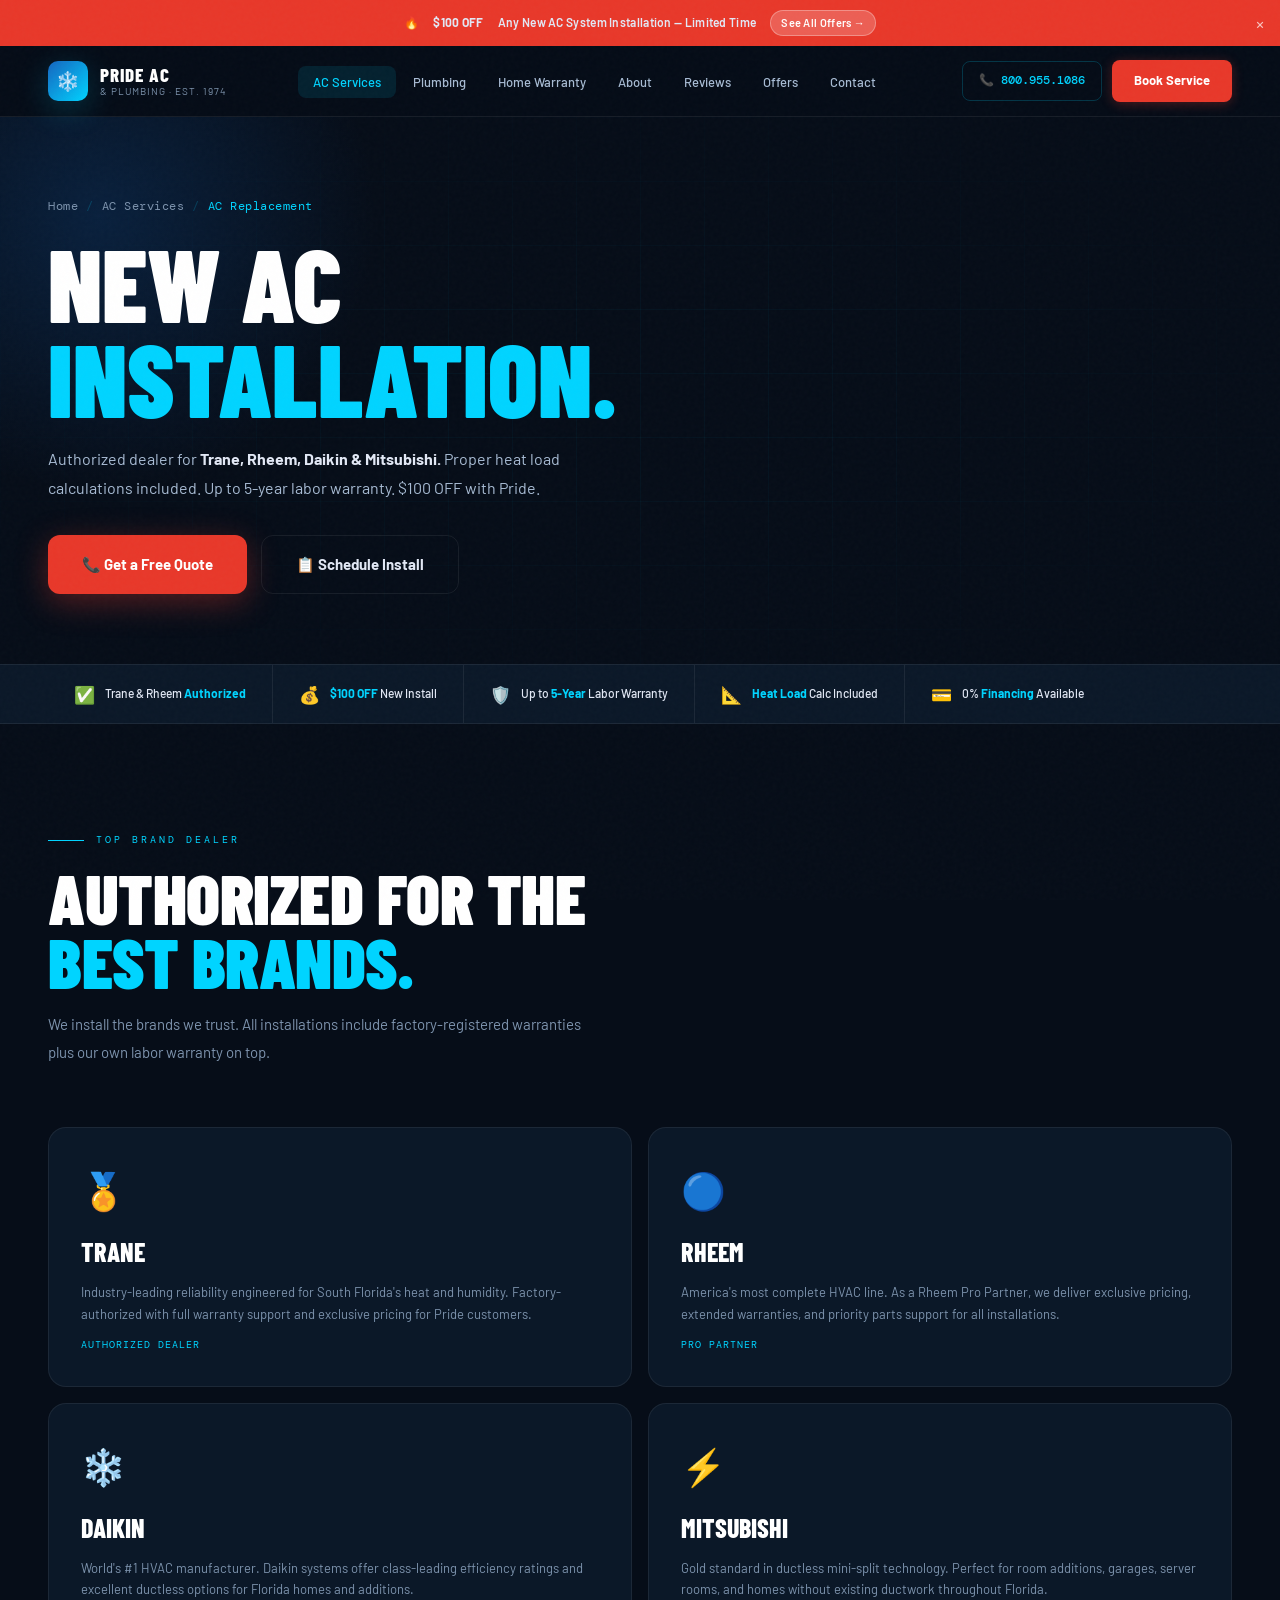
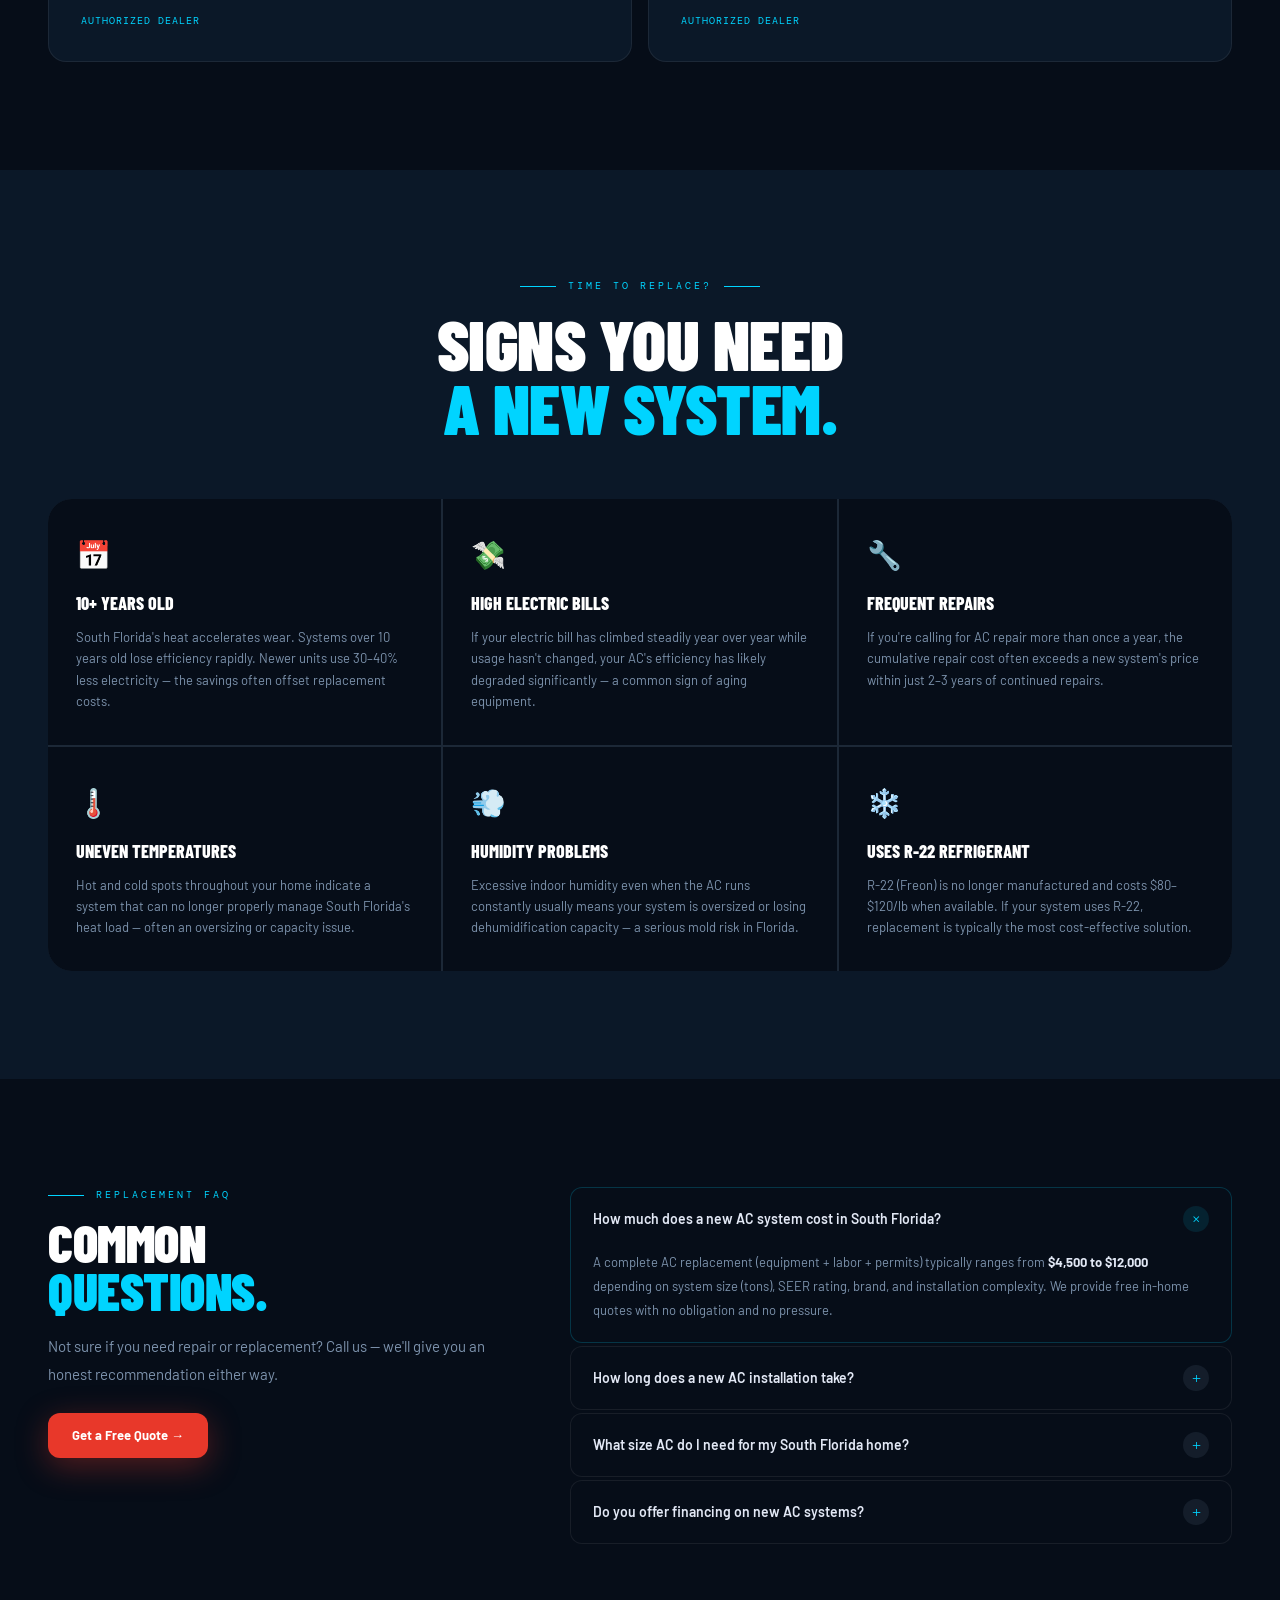
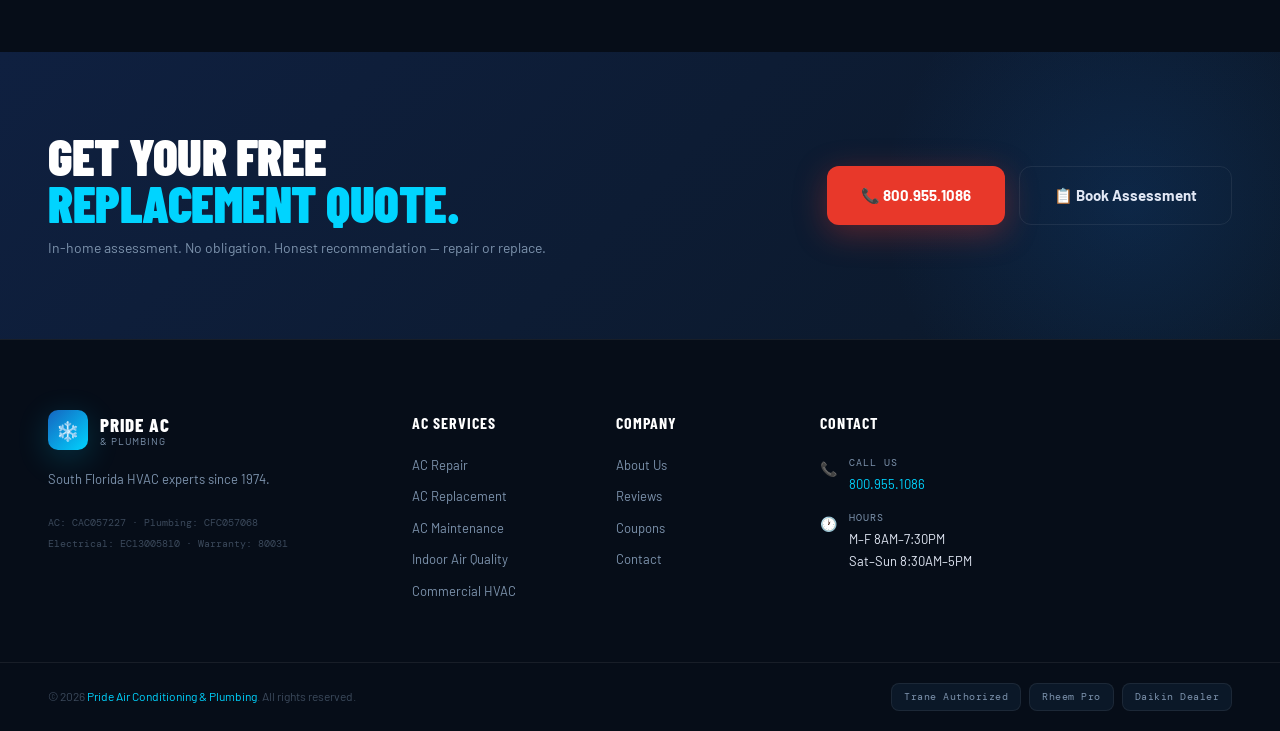
<file: pages/ac-replacement.html>
<!DOCTYPE html><html lang="en"><head><meta charset="UTF-8"><meta name="viewport" content="width=device-width, initial-scale=1.0">
<title>AC Replacement & Installation South Florida | Trane & Rheem Authorized | Pride AC</title>
<meta name="description" content="New AC installation across Broward, Palm Beach & Dade. Authorized Trane, Rheem & Daikin dealer. $100 OFF. Up to 5-year labor warranty. Call 800.955.1086.">
<meta name="robots" content="index, follow"><link rel="canonical" href="https://www.prideac.com/pages/ac-replacement.html">
<meta name="geo.region" content="US-FL"><meta name="geo.placename" content="Pompano Beach, Florida">
<link rel="stylesheet" href="../css/global.css">
<style>.page-hero{position:relative;padding:80px 0 70px;overflow:hidden;background:var(--navy);}.page-hero-grid{position:absolute;inset:0;background-image:linear-gradient(rgba(0,212,255,.035) 1px,transparent 1px),linear-gradient(90deg,rgba(0,212,255,.035) 1px,transparent 1px);background-size:64px 64px;animation:gm 25s linear infinite;}@keyframes gm{0%{background-position:0 0}100%{background-position:64px 64px}}.hgb{position:absolute;border-radius:50%;width:600px;height:600px;background:radial-gradient(circle,rgba(21,101,192,.22) 0%,transparent 65%);top:-200px;left:-200px;}.ph-inner{position:relative;z-index:2;}.breadcrumb{display:flex;align-items:center;gap:8px;font-size:12px;color:var(--gray);margin-bottom:18px;font-family:'DM Mono',monospace;}.breadcrumb a{color:var(--gray)}.breadcrumb a:hover{color:var(--cyan)}.bc-sep{color:var(--border-cyan)}.bc-cur{color:var(--cyan)}.ph-title{font-size:clamp(54px,8vw,108px);color:white;margin-bottom:20px;line-height:.93;font-family:'Barlow Condensed',sans-serif;font-weight:900;text-transform:uppercase;}.ph-title .accent{color:var(--cyan);}.ph-sub{font-size:16px;color:var(--gray-light);max-width:580px;line-height:1.8;margin-bottom:32px;}.ph-sub strong{color:var(--off-white);}</style>
</head><body>
<div id="scroll-progress"></div><div id="toast"><span class="toast-icon">✓</span><span id="toast-msg"></span></div>
<div class="announce-bar" id="ann">🔥 <strong>$100 OFF</strong> Any New AC System Installation — Limited Time <a href="offers.html">See All Offers →</a><button class="announce-close" onclick="document.getElementById('ann').style.display='none'">×</button></div>
<nav class="main-nav" id="main-nav"><div class="nav-inner">
  <a href="../index.html" class="nav-logo"><div class="nav-logo-icon">❄️</div><div class="nav-logo-text"><span class="nav-logo-name">Pride AC</span><span class="nav-logo-sub">& Plumbing · Est. 1974</span></div></a>
  <ul class="nav-links"><li><a href="ac-repair.html" class="active">AC Services</a></li><li><a href="plumbing.html">Plumbing</a></li><li><a href="home-warranty.html">Home Warranty</a></li><li><a href="about.html">About</a></li><li><a href="reviews.html">Reviews</a></li><li><a href="offers.html">Offers</a></li><li><a href="contact.html">Contact</a></li></ul>
  <div class="nav-actions"><a href="tel:8009551086" class="btn-nav-call">📞 800.955.1086</a><a href="contact.html" class="btn-nav-book btn">Book Service</a></div>
  <button class="nav-hamburger" id="hamburger" aria-label="Open menu" aria-expanded="false"><span></span><span></span><span></span></button>
</div></nav>
<nav class="nav-drawer" id="nav-drawer" aria-hidden="true">
  <a href="ac-repair.html">❄️ AC Services</a><a href="plumbing.html">💧 Plumbing</a><a href="home-warranty.html">🛡️ Home Warranty</a><a href="about.html">🏠 About</a><a href="reviews.html">⭐ Reviews</a><a href="offers.html">🏷️ Offers</a><a href="contact.html">✉️ Contact</a>
  <div class="drawer-ctas"><a href="tel:8009551086" class="dc-call">📞 800.955.1086</a><a href="contact.html" class="dc-book">📋 Book</a></div>
</nav>

<section class="page-hero"><div class="page-hero-grid"></div><div class="hgb"></div>
  <div class="container ph-inner">
    <div class="breadcrumb"><a href="../index.html">Home</a><span class="bc-sep">/</span><a href="ac-repair.html">AC Services</a><span class="bc-sep">/</span><span class="bc-cur">AC Replacement</span></div>
    <h1 class="ph-title reveal up">New AC<br><span class="accent">Installation.</span></h1>
    <p class="ph-sub reveal up d1">Authorized dealer for <strong>Trane, Rheem, Daikin &amp; Mitsubishi.</strong> Proper heat load calculations included. Up to 5-year labor warranty. $100 OFF with Pride.</p>
    <div style="display:flex;flex-wrap:wrap;gap:14px;" class="reveal up d2">
      <a href="tel:8009551086" class="btn btn-red btn-lg">📞 Get a Free Quote</a>
      <a href="contact.html" class="btn btn-outline btn-lg">📋 Schedule Install</a>
    </div>
  </div>
</section>

<div class="trust-bar"><div class="trust-bar-inner">
  <div class="trust-item"><span class="trust-icon">✅</span><span class="trust-text">Trane &amp; Rheem <em>Authorized</em></span></div>
  <div class="trust-item"><span class="trust-icon">💰</span><span class="trust-text"><em>$100 OFF</em> New Install</span></div>
  <div class="trust-item"><span class="trust-icon">🛡️</span><span class="trust-text">Up to <em>5-Year</em> Labor Warranty</span></div>
  <div class="trust-item"><span class="trust-icon">📐</span><span class="trust-text"><em>Heat Load</em> Calc Included</span></div>
  <div class="trust-item"><span class="trust-icon">💳</span><span class="trust-text">0% <em>Financing</em> Available</span></div>
</div></div>

<section class="section" style="background:var(--navy)">
  <div class="container">
    <div class="section-header reveal up">
      <div class="label-wrap"><span class="label-line"></span><span class="label">Top Brand Dealer</span></div>
      <h2 class="display section-title">Authorized for the<br><span style="color:var(--cyan)">Best Brands.</span></h2>
      <p class="section-body">We install the brands we trust. All installations include factory-registered warranties plus our own labor warranty on top.</p>
    </div>
    <div style="display:grid;grid-template-columns:repeat(2,1fr);gap:16px;" class="reveal up">
      <div style="background:var(--navy2);border:1px solid var(--border);border-radius:var(--r-lg);padding:32px;transition:var(--t);" onmouseover="this.style.borderColor='var(--border-cyan)'" onmouseout="this.style.borderColor='var(--border)'"><div style="font-size:36px;margin-bottom:12px;">🏅</div><h3 style="font-family:'Barlow Condensed',sans-serif;font-size:26px;font-weight:800;text-transform:uppercase;color:white;margin-bottom:8px;">Trane</h3><p style="font-size:13px;color:var(--gray);line-height:1.65;">Industry-leading reliability engineered for South Florida's heat and humidity. Factory-authorized with full warranty support and exclusive pricing for Pride customers.</p><div style="font-size:10px;font-family:'DM Mono',monospace;color:var(--cyan);letter-spacing:1px;margin-top:12px;">AUTHORIZED DEALER</div></div>
      <div style="background:var(--navy2);border:1px solid var(--border);border-radius:var(--r-lg);padding:32px;transition:var(--t);" onmouseover="this.style.borderColor='var(--border-cyan)'" onmouseout="this.style.borderColor='var(--border)'"><div style="font-size:36px;margin-bottom:12px;">🔵</div><h3 style="font-family:'Barlow Condensed',sans-serif;font-size:26px;font-weight:800;text-transform:uppercase;color:white;margin-bottom:8px;">Rheem</h3><p style="font-size:13px;color:var(--gray);line-height:1.65;">America's most complete HVAC line. As a Rheem Pro Partner, we deliver exclusive pricing, extended warranties, and priority parts support for all installations.</p><div style="font-size:10px;font-family:'DM Mono',monospace;color:var(--cyan);letter-spacing:1px;margin-top:12px;">PRO PARTNER</div></div>
      <div style="background:var(--navy2);border:1px solid var(--border);border-radius:var(--r-lg);padding:32px;transition:var(--t);" onmouseover="this.style.borderColor='var(--border-cyan)'" onmouseout="this.style.borderColor='var(--border)'"><div style="font-size:36px;margin-bottom:12px;">❄️</div><h3 style="font-family:'Barlow Condensed',sans-serif;font-size:26px;font-weight:800;text-transform:uppercase;color:white;margin-bottom:8px;">Daikin</h3><p style="font-size:13px;color:var(--gray);line-height:1.65;">World's #1 HVAC manufacturer. Daikin systems offer class-leading efficiency ratings and excellent ductless options for Florida homes and additions.</p><div style="font-size:10px;font-family:'DM Mono',monospace;color:var(--cyan);letter-spacing:1px;margin-top:12px;">AUTHORIZED DEALER</div></div>
      <div style="background:var(--navy2);border:1px solid var(--border);border-radius:var(--r-lg);padding:32px;transition:var(--t);" onmouseover="this.style.borderColor='var(--border-cyan)'" onmouseout="this.style.borderColor='var(--border)'"><div style="font-size:36px;margin-bottom:12px;">⚡</div><h3 style="font-family:'Barlow Condensed',sans-serif;font-size:26px;font-weight:800;text-transform:uppercase;color:white;margin-bottom:8px;">Mitsubishi</h3><p style="font-size:13px;color:var(--gray);line-height:1.65;">Gold standard in ductless mini-split technology. Perfect for room additions, garages, server rooms, and homes without existing ductwork throughout Florida.</p><div style="font-size:10px;font-family:'DM Mono',monospace;color:var(--cyan);letter-spacing:1px;margin-top:12px;">AUTHORIZED DEALER</div></div>
    </div>
  </div>
</section>

<section class="section" style="background:var(--navy2)">
  <div class="container">
    <div class="section-header center reveal up">
      <div class="label-wrap"><span class="label-line"></span><span class="label">Time to Replace?</span><span class="label-line"></span></div>
      <h2 class="display section-title">Signs You Need<br><span style="color:var(--cyan)">a New System.</span></h2>
    </div>
    <div style="display:grid;grid-template-columns:repeat(3,1fr);gap:2px;background:var(--border);border-radius:var(--r-xl);overflow:hidden;" class="reveal up">
      <div style="background:var(--navy);padding:32px 28px;"><div style="font-size:28px;margin-bottom:12px;">📅</div><h4 style="font-family:'Barlow Condensed',sans-serif;font-size:18px;font-weight:800;text-transform:uppercase;color:white;margin-bottom:8px;">10+ Years Old</h4><p style="font-size:13px;color:var(--gray);line-height:1.65;">South Florida's heat accelerates wear. Systems over 10 years old lose efficiency rapidly. Newer units use 30–40% less electricity — the savings often offset replacement costs.</p></div>
      <div style="background:var(--navy);padding:32px 28px;"><div style="font-size:28px;margin-bottom:12px;">💸</div><h4 style="font-family:'Barlow Condensed',sans-serif;font-size:18px;font-weight:800;text-transform:uppercase;color:white;margin-bottom:8px;">High Electric Bills</h4><p style="font-size:13px;color:var(--gray);line-height:1.65;">If your electric bill has climbed steadily year over year while usage hasn't changed, your AC's efficiency has likely degraded significantly — a common sign of aging equipment.</p></div>
      <div style="background:var(--navy);padding:32px 28px;"><div style="font-size:28px;margin-bottom:12px;">🔧</div><h4 style="font-family:'Barlow Condensed',sans-serif;font-size:18px;font-weight:800;text-transform:uppercase;color:white;margin-bottom:8px;">Frequent Repairs</h4><p style="font-size:13px;color:var(--gray);line-height:1.65;">If you're calling for AC repair more than once a year, the cumulative repair cost often exceeds a new system's price within just 2–3 years of continued repairs.</p></div>
      <div style="background:var(--navy);padding:32px 28px;"><div style="font-size:28px;margin-bottom:12px;">🌡️</div><h4 style="font-family:'Barlow Condensed',sans-serif;font-size:18px;font-weight:800;text-transform:uppercase;color:white;margin-bottom:8px;">Uneven Temperatures</h4><p style="font-size:13px;color:var(--gray);line-height:1.65;">Hot and cold spots throughout your home indicate a system that can no longer properly manage South Florida's heat load — often an oversizing or capacity issue.</p></div>
      <div style="background:var(--navy);padding:32px 28px;"><div style="font-size:28px;margin-bottom:12px;">💨</div><h4 style="font-family:'Barlow Condensed',sans-serif;font-size:18px;font-weight:800;text-transform:uppercase;color:white;margin-bottom:8px;">Humidity Problems</h4><p style="font-size:13px;color:var(--gray);line-height:1.65;">Excessive indoor humidity even when the AC runs constantly usually means your system is oversized or losing dehumidification capacity — a serious mold risk in Florida.</p></div>
      <div style="background:var(--navy);padding:32px 28px;"><div style="font-size:28px;margin-bottom:12px;">❄️</div><h4 style="font-family:'Barlow Condensed',sans-serif;font-size:18px;font-weight:800;text-transform:uppercase;color:white;margin-bottom:8px;">Uses R-22 Refrigerant</h4><p style="font-size:13px;color:var(--gray);line-height:1.65;">R-22 (Freon) is no longer manufactured and costs $80–$120/lb when available. If your system uses R-22, replacement is typically the most cost-effective solution.</p></div>
    </div>
  </div>
</section>

<section class="section" style="background:var(--navy)">
  <div class="container"><div style="display:grid;grid-template-columns:1fr 1.5fr;gap:80px;align-items:start;">
    <div>
      <div class="label-wrap"><span class="label-line"></span><span class="label">Replacement FAQ</span></div>
      <h2 class="display section-title reveal up" style="font-size:52px;margin-bottom:18px;">Common<br><span style="color:var(--cyan)">Questions.</span></h2>
      <p class="section-body reveal up d1" style="margin-bottom:24px;">Not sure if you need repair or replacement? Call us — we'll give you an honest recommendation either way.</p>
      <a href="contact.html" class="btn btn-red btn-md reveal up d2">Get a Free Quote →</a>
    </div>
    <div class="faq-list">
      <div class="faq-item open reveal up d1"><div class="faq-q"><span class="faq-q-text">How much does a new AC system cost in South Florida?</span><span class="faq-toggle">+</span></div><div class="faq-a">A complete AC replacement (equipment + labor + permits) typically ranges from <strong>$4,500 to $12,000</strong> depending on system size (tons), SEER rating, brand, and installation complexity. We provide free in-home quotes with no obligation and no pressure.</div></div>
      <div class="faq-item reveal up d2"><div class="faq-q"><span class="faq-q-text">How long does a new AC installation take?</span><span class="faq-toggle">+</span></div><div class="faq-a">Most residential replacements are completed in <strong>4–6 hours.</strong> Our crews handle permit coordination, equipment delivery, removal of your old system, and complete installation — typically in a single day.</div></div>
      <div class="faq-item reveal up d3"><div class="faq-q"><span class="faq-q-text">What size AC do I need for my South Florida home?</span><span class="faq-toggle">+</span></div><div class="faq-a">This depends on square footage, ceiling height, insulation quality, window placement, and sun exposure. We perform a full <strong>Manual J heat load calculation</strong> before recommending any system. We never guess or default to an oversized unit — oversizing creates humidity problems.</div></div>
      <div class="faq-item reveal up d4"><div class="faq-q"><span class="faq-q-text">Do you offer financing on new AC systems?</span><span class="faq-toggle">+</span></div><div class="faq-a">Yes. We offer <strong>0% interest financing</strong> options on qualifying AC system purchases. Ask about current financing promotions when you call for your free quote at 800.955.1086.</div></div>
    </div>
  </div></div>
</section>

<div class="cta-band"><div class="container"><div class="cta-band-inner">
  <div class="reveal left"><h2 class="display cta-band-title">Get Your Free<br><span style="color:var(--cyan)">Replacement Quote.</span></h2><p class="cta-band-sub">In-home assessment. No obligation. Honest recommendation — repair or replace.</p></div>
  <div class="cta-band-actions reveal right"><a href="tel:8009551086" class="btn btn-red btn-lg">📞 800.955.1086</a><a href="contact.html" class="btn btn-outline btn-lg">📋 Book Assessment</a></div>
</div></div></div>

<footer><div class="footer-main">
  <div><div class="footer-logo"><div class="nav-logo-icon">❄️</div><div class="nav-logo-text"><span class="nav-logo-name">Pride AC</span><span class="nav-logo-sub">& Plumbing</span></div></div><p class="footer-tagline">South Florida HVAC experts since 1974.</p><div class="footer-licenses">AC: CAC057227 · Plumbing: CFC057068<br>Electrical: EC13005810 · Warranty: 80031</div></div>
  <div class="footer-col"><h4>AC Services</h4><ul><li><a href="ac-repair.html">AC Repair</a></li><li><a href="ac-replacement.html">AC Replacement</a></li><li><a href="ac-maintenance.html">AC Maintenance</a></li><li><a href="air-quality.html">Indoor Air Quality</a></li><li><a href="commercial.html">Commercial HVAC</a></li></ul></div>
  <div class="footer-col"><h4>Company</h4><ul><li><a href="about.html">About Us</a></li><li><a href="reviews.html">Reviews</a></li><li><a href="offers.html">Coupons</a></li><li><a href="contact.html">Contact</a></li></ul></div>
  <div class="footer-col"><h4>Contact</h4><div class="fci"><span class="fci-icon">📞</span><div><div class="fci-label">Call Us</div><div class="fci-text"><a href="tel:8009551086">800.955.1086</a></div></div></div><div class="fci"><span class="fci-icon">🕐</span><div><div class="fci-label">Hours</div><div class="fci-text">M–F 8AM–7:30PM<br>Sat–Sun 8:30AM–5PM</div></div></div></div>
</div><div class="footer-bottom"><div class="footer-copy">© 2026 <span>Pride Air Conditioning & Plumbing</span>. All rights reserved.</div><div class="footer-certs"><span class="footer-cert">Trane Authorized</span><span class="footer-cert">Rheem Pro</span><span class="footer-cert">Daikin Dealer</span></div></div></footer>
<div class="mobile-sticky"><a href="tel:8009551086" class="ms-call">📞 Call Now</a><a href="contact.html" class="ms-book">📋 Book Online</a></div>
<script src="../js/global.js"></script>
</body></html>
</file>
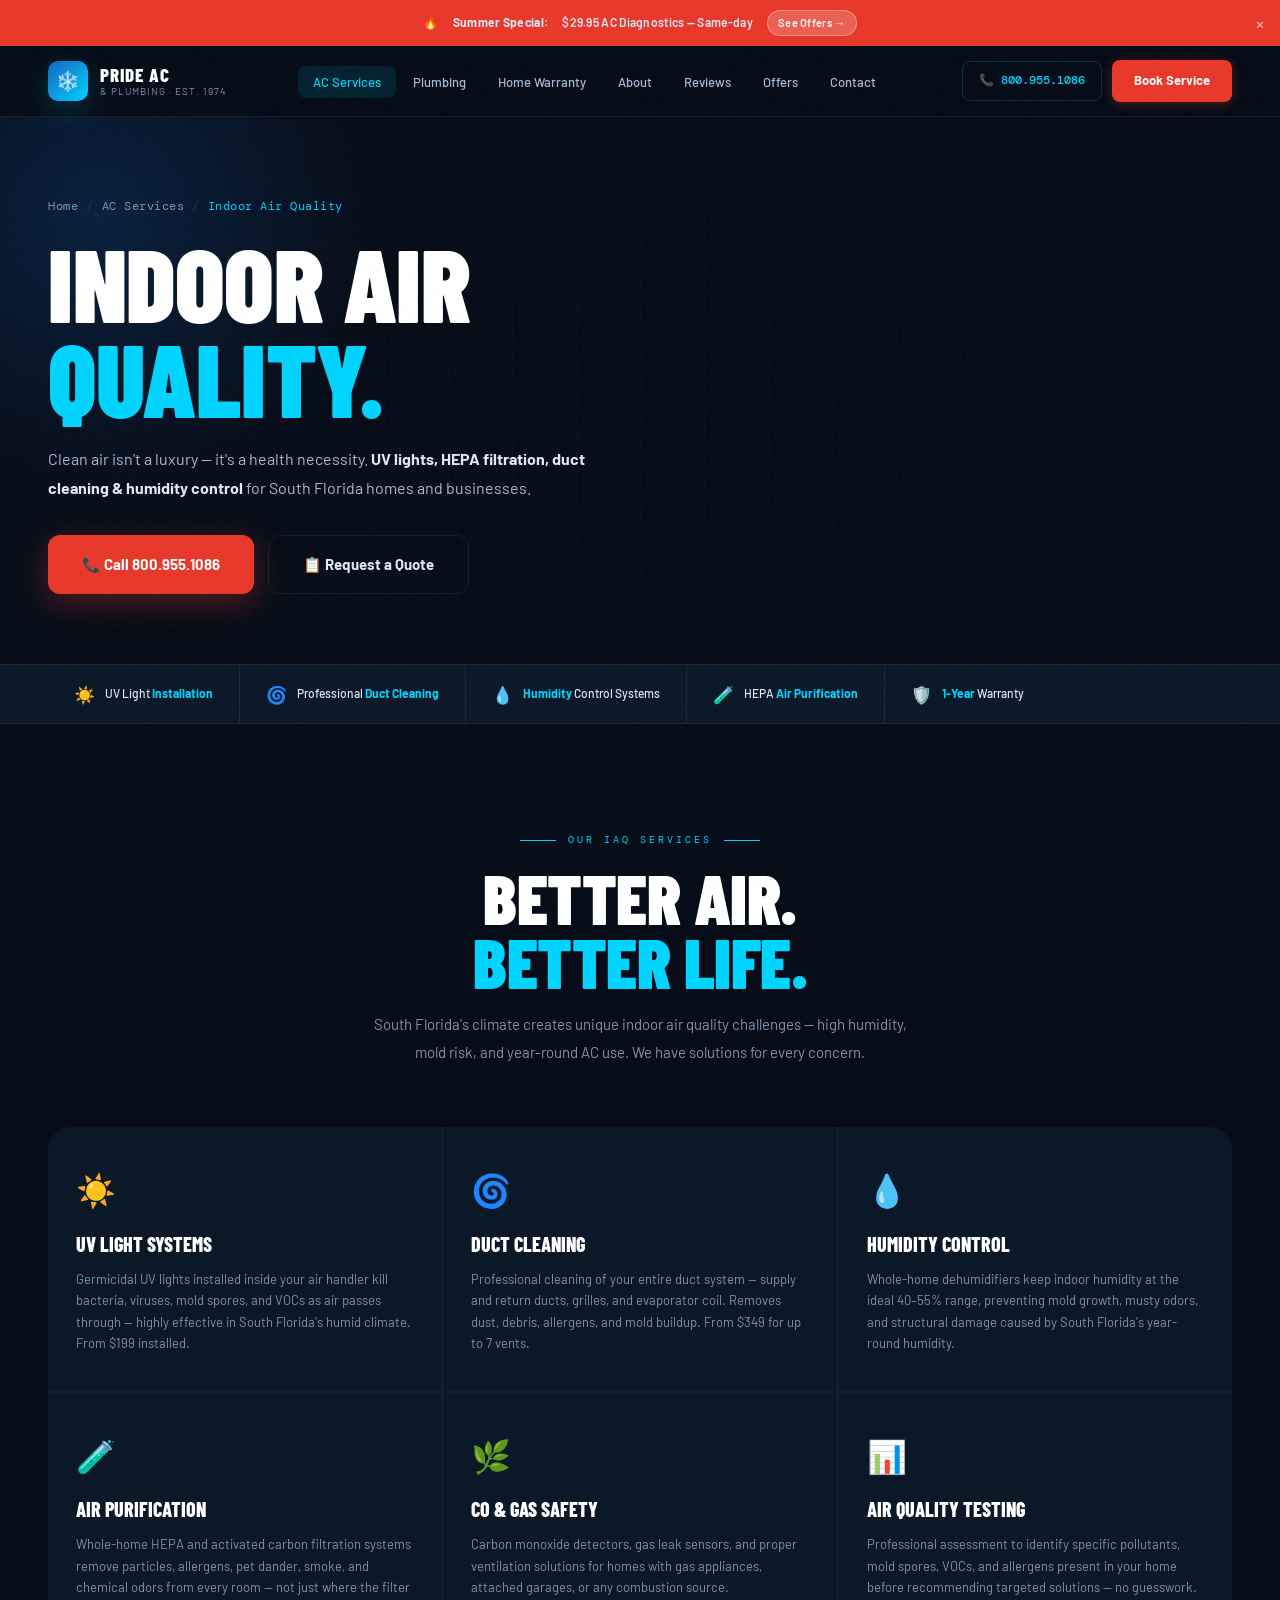
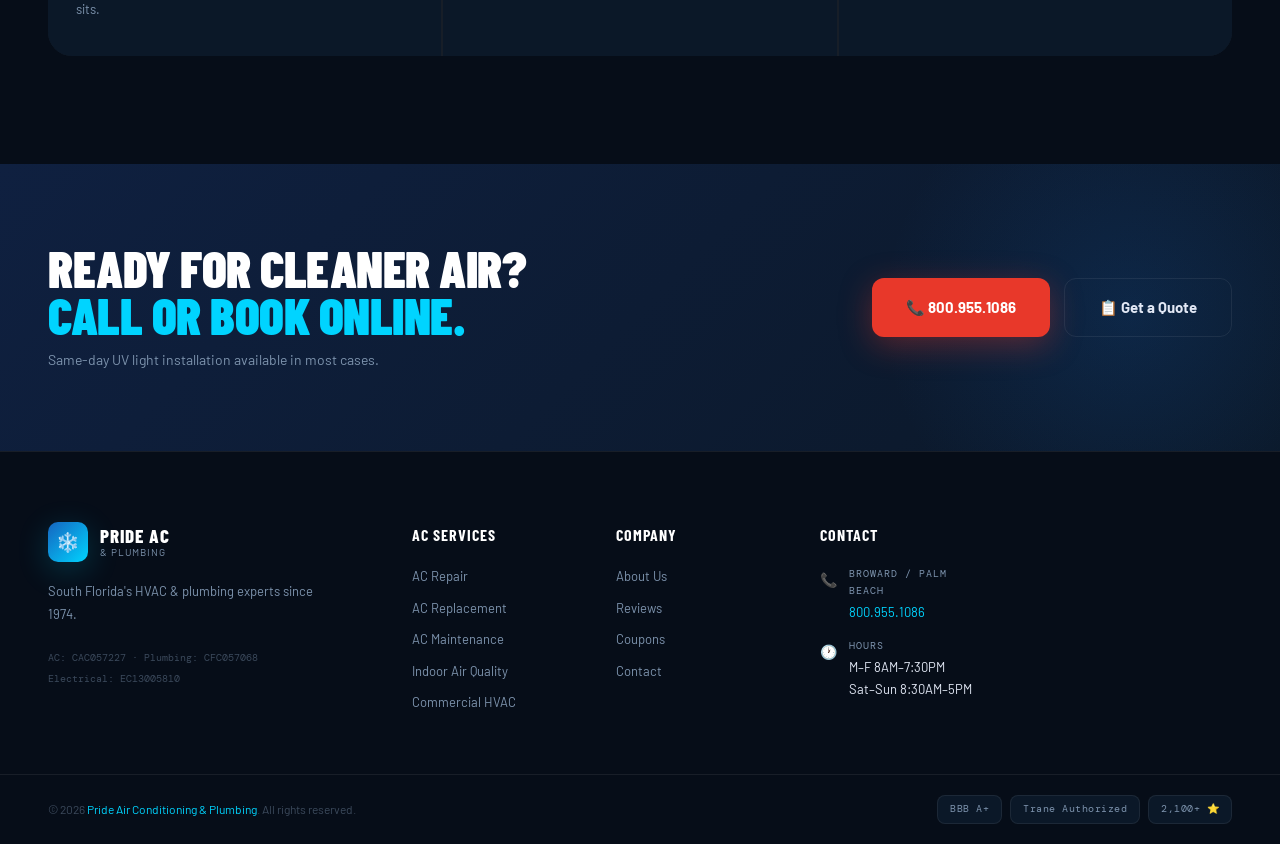
<file: pages/air-quality.html>
<!DOCTYPE html>
<html lang="en">
<head>
<meta charset="UTF-8"><meta name="viewport" content="width=device-width, initial-scale=1.0">
<title>Indoor Air Quality South Florida | UV Lights & Duct Cleaning | Pride AC</title>
<meta name="description" content="UV lights, air purifiers, duct cleaning and humidity control across South Florida. Breathe cleaner air. Pride AC 800.955.1086.">
<meta name="robots" content="index, follow">
<link rel="canonical" href="https://www.prideac.com/pages/air-quality.html">
<meta name="geo.region" content="US-FL"><meta name="geo.placename" content="Pompano Beach, Florida">
<link rel="stylesheet" href="../css/global.css">
<style>
.page-hero{position:relative;padding:80px 0 70px;overflow:hidden;background:var(--navy);}
.page-hero-grid{position:absolute;inset:0;background-image:linear-gradient(rgba(0,212,255,.035) 1px,transparent 1px),linear-gradient(90deg,rgba(0,212,255,.035) 1px,transparent 1px);background-size:64px 64px;animation:gm 25s linear infinite;}
@keyframes gm{0%{background-position:0 0}100%{background-position:64px 64px}}
.hgb{position:absolute;border-radius:50%;width:600px;height:600px;background:radial-gradient(circle,rgba(21,101,192,.22) 0%,transparent 65%);top:-200px;left:-200px;animation:bp 9s ease-in-out infinite;}
@keyframes bp{0%,100%{transform:scale(1)}50%{transform:scale(1.08)}}
.ph-inner{position:relative;z-index:2;}
.breadcrumb{display:flex;align-items:center;gap:8px;font-size:12px;color:var(--gray);margin-bottom:18px;font-family:'DM Mono',monospace;}
.breadcrumb a{color:var(--gray);} .breadcrumb a:hover{color:var(--cyan);}
.bc-sep{color:var(--border-cyan);} .bc-cur{color:var(--cyan);}
.ph-title{font-size:clamp(54px,8vw,108px);color:white;margin-bottom:20px;line-height:.93;}
.ph-title .accent{color:var(--cyan);}
.ph-sub{font-size:16px;color:var(--gray-light);max-width:580px;line-height:1.8;margin-bottom:32px;}
.ph-sub strong{color:var(--off-white);}
</style>
</head>
<body>
<div id="scroll-progress"></div>
<div id="toast"><span class="toast-icon">✓</span><span id="toast-msg"></span></div>
<div class="announce-bar" id="ann">🔥 <strong>Summer Special:</strong> $29.95 AC Diagnostics — Same-day<a href="offers.html">See Offers →</a><button class="announce-close" onclick="document.getElementById('ann').style.display='none'">×</button></div>
<nav class="main-nav" id="main-nav"><div class="nav-inner">
  <a href="../index.html" class="nav-logo"><div class="nav-logo-icon">❄️</div><div class="nav-logo-text"><span class="nav-logo-name">Pride AC</span><span class="nav-logo-sub">& Plumbing · Est. 1974</span></div></a>
  <ul class="nav-links">
    <li><a href="ac-repair.html" class="active">AC Services</a></li><li><a href="plumbing.html">Plumbing</a></li>
    <li><a href="home-warranty.html">Home Warranty</a></li><li><a href="about.html">About</a></li>
    <li><a href="reviews.html">Reviews</a></li><li><a href="offers.html">Offers</a></li><li><a href="contact.html">Contact</a></li>
  </ul>
  <div class="nav-actions"><a href="tel:8009551086" class="btn-nav-call">📞 800.955.1086</a><a href="contact.html" class="btn-nav-book btn">Book Service</a></div>
  <button class="nav-hamburger" id="hamburger" aria-label="Open menu" aria-expanded="false"><span></span><span></span><span></span></button>
</div></nav>
<nav class="nav-drawer" id="nav-drawer" aria-hidden="true">
  <a href="ac-repair.html">❄️ AC Services</a><a href="plumbing.html">💧 Plumbing</a><a href="home-warranty.html">🛡️ Home Warranty</a>
  <a href="about.html">🏠 About</a><a href="reviews.html">⭐ Reviews</a><a href="offers.html">🏷️ Offers</a><a href="contact.html">✉️ Contact</a>
  <div class="drawer-ctas"><a href="tel:8009551086" class="dc-call">📞 800.955.1086</a><a href="contact.html" class="dc-book">📋 Book</a></div>
</nav>

<section class="page-hero"><div class="page-hero-grid"></div><div class="hgb"></div>
  <div class="container ph-inner">
    <div class="breadcrumb"><a href="../index.html">Home</a><span class="bc-sep">/</span><a href="ac-repair.html">AC Services</a><span class="bc-sep">/</span><span class="bc-cur">Indoor Air Quality</span></div>
    <h1 class="display ph-title reveal up">Indoor Air<br><span class="accent">Quality.</span></h1>
    <p class="ph-sub reveal up d1">Clean air isn't a luxury — it's a health necessity. <strong>UV lights, HEPA filtration, duct cleaning &amp; humidity control</strong> for South Florida homes and businesses.</p>
    <div style="display:flex;flex-wrap:wrap;gap:14px;" class="reveal up d2">
      <a href="tel:8009551086" class="btn btn-red btn-lg">📞 Call 800.955.1086</a>
      <a href="contact.html" class="btn btn-outline btn-lg">📋 Request a Quote</a>
    </div>
  </div>
</section>

<div class="trust-bar"><div class="trust-bar-inner">
  <div class="trust-item"><span class="trust-icon">☀️</span><span class="trust-text">UV Light <em>Installation</em></span></div>
  <div class="trust-item"><span class="trust-icon">🌀</span><span class="trust-text">Professional <em>Duct Cleaning</em></span></div>
  <div class="trust-item"><span class="trust-icon">💧</span><span class="trust-text"><em>Humidity</em> Control Systems</span></div>
  <div class="trust-item"><span class="trust-icon">🧪</span><span class="trust-text">HEPA <em>Air Purification</em></span></div>
  <div class="trust-item"><span class="trust-icon">🛡️</span><span class="trust-text"><em>1-Year</em> Warranty</span></div>
</div></div>

<section class="section" style="background:var(--navy)">
  <div class="container">
    <div class="section-header center reveal up">
      <div class="label-wrap"><span class="label-line"></span><span class="label">Our IAQ Services</span><span class="label-line"></span></div>
      <h2 class="display section-title">Better Air.<br><span style="color:var(--cyan)">Better Life.</span></h2>
      <p class="section-body">South Florida's climate creates unique indoor air quality challenges — high humidity, mold risk, and year-round AC use. We have solutions for every concern.</p>
    </div>
    <div style="display:grid;grid-template-columns:repeat(3,1fr);gap:2px;background:var(--border);border-radius:var(--r-xl);overflow:hidden;" class="reveal up">
      <div style="background:var(--navy2);padding:36px 28px;"><div style="font-size:32px;margin-bottom:12px;">☀️</div><h3 style="font-family:'Barlow Condensed',sans-serif;font-size:20px;font-weight:800;text-transform:uppercase;color:white;margin-bottom:8px;">UV Light Systems</h3><p style="font-size:13px;color:var(--gray);line-height:1.65;">Germicidal UV lights installed inside your air handler kill bacteria, viruses, mold spores, and VOCs as air passes through — highly effective in South Florida's humid climate. From $199 installed.</p></div>
      <div style="background:var(--navy2);padding:36px 28px;"><div style="font-size:32px;margin-bottom:12px;">🌀</div><h3 style="font-family:'Barlow Condensed',sans-serif;font-size:20px;font-weight:800;text-transform:uppercase;color:white;margin-bottom:8px;">Duct Cleaning</h3><p style="font-size:13px;color:var(--gray);line-height:1.65;">Professional cleaning of your entire duct system — supply and return ducts, grilles, and evaporator coil. Removes dust, debris, allergens, and mold buildup. From $349 for up to 7 vents.</p></div>
      <div style="background:var(--navy2);padding:36px 28px;"><div style="font-size:32px;margin-bottom:12px;">💧</div><h3 style="font-family:'Barlow Condensed',sans-serif;font-size:20px;font-weight:800;text-transform:uppercase;color:white;margin-bottom:8px;">Humidity Control</h3><p style="font-size:13px;color:var(--gray);line-height:1.65;">Whole-home dehumidifiers keep indoor humidity at the ideal 40–55% range, preventing mold growth, musty odors, and structural damage caused by South Florida's year-round humidity.</p></div>
      <div style="background:var(--navy2);padding:36px 28px;"><div style="font-size:32px;margin-bottom:12px;">🧪</div><h3 style="font-family:'Barlow Condensed',sans-serif;font-size:20px;font-weight:800;text-transform:uppercase;color:white;margin-bottom:8px;">Air Purification</h3><p style="font-size:13px;color:var(--gray);line-height:1.65;">Whole-home HEPA and activated carbon filtration systems remove particles, allergens, pet dander, smoke, and chemical odors from every room — not just where the filter sits.</p></div>
      <div style="background:var(--navy2);padding:36px 28px;"><div style="font-size:32px;margin-bottom:12px;">🌿</div><h3 style="font-family:'Barlow Condensed',sans-serif;font-size:20px;font-weight:800;text-transform:uppercase;color:white;margin-bottom:8px;">CO &amp; Gas Safety</h3><p style="font-size:13px;color:var(--gray);line-height:1.65;">Carbon monoxide detectors, gas leak sensors, and proper ventilation solutions for homes with gas appliances, attached garages, or any combustion source.</p></div>
      <div style="background:var(--navy2);padding:36px 28px;"><div style="font-size:32px;margin-bottom:12px;">📊</div><h3 style="font-family:'Barlow Condensed',sans-serif;font-size:20px;font-weight:800;text-transform:uppercase;color:white;margin-bottom:8px;">Air Quality Testing</h3><p style="font-size:13px;color:var(--gray);line-height:1.65;">Professional assessment to identify specific pollutants, mold spores, VOCs, and allergens present in your home before recommending targeted solutions — no guesswork.</p></div>
    </div>
  </div>
</section>

<div class="cta-band"><div class="container"><div class="cta-band-inner">
  <div class="reveal left"><h2 class="display cta-band-title">Ready for Cleaner Air?<br><span style="color:var(--cyan)">Call or Book Online.</span></h2><p class="cta-band-sub">Same-day UV light installation available in most cases.</p></div>
  <div class="cta-band-actions reveal right"><a href="tel:8009551086" class="btn btn-red btn-lg">📞 800.955.1086</a><a href="contact.html" class="btn btn-outline btn-lg">📋 Get a Quote</a></div>
</div></div></div>

<footer>
  <div class="footer-main">
    <div><div class="footer-logo"><div class="nav-logo-icon">❄️</div><div class="nav-logo-text"><span class="nav-logo-name">Pride AC</span><span class="nav-logo-sub">& Plumbing</span></div></div>
    <p class="footer-tagline">South Florida's HVAC & plumbing experts since 1974.</p>
    <div class="footer-licenses">AC: CAC057227 · Plumbing: CFC057068<br>Electrical: EC13005810</div></div>
    <div class="footer-col"><h4>AC Services</h4><ul><li><a href="ac-repair.html">AC Repair</a></li><li><a href="ac-replacement.html">AC Replacement</a></li><li><a href="ac-maintenance.html">AC Maintenance</a></li><li><a href="air-quality.html">Indoor Air Quality</a></li><li><a href="commercial.html">Commercial HVAC</a></li></ul></div>
    <div class="footer-col"><h4>Company</h4><ul><li><a href="about.html">About Us</a></li><li><a href="reviews.html">Reviews</a></li><li><a href="offers.html">Coupons</a></li><li><a href="contact.html">Contact</a></li></ul></div>
    <div class="footer-col"><h4>Contact</h4>
      <div class="fci"><span class="fci-icon">📞</span><div><div class="fci-label">Broward / Palm Beach</div><div class="fci-text"><a href="tel:8009551086">800.955.1086</a></div></div></div>
      <div class="fci"><span class="fci-icon">🕐</span><div><div class="fci-label">Hours</div><div class="fci-text">M–F 8AM–7:30PM<br>Sat–Sun 8:30AM–5PM</div></div></div>
    </div>
  </div>
  <div class="footer-bottom"><div class="footer-copy">© 2026 <span>Pride Air Conditioning & Plumbing</span>. All rights reserved.</div><div class="footer-certs"><span class="footer-cert">BBB A+</span><span class="footer-cert">Trane Authorized</span><span class="footer-cert">2,100+ ⭐</span></div></div>
</footer>
<div class="mobile-sticky"><a href="tel:8009551086" class="ms-call">📞 Call Now</a><a href="contact.html" class="ms-book">📋 Book Online</a></div>
<script src="../js/global.js"></script>
</body></html>
</file>
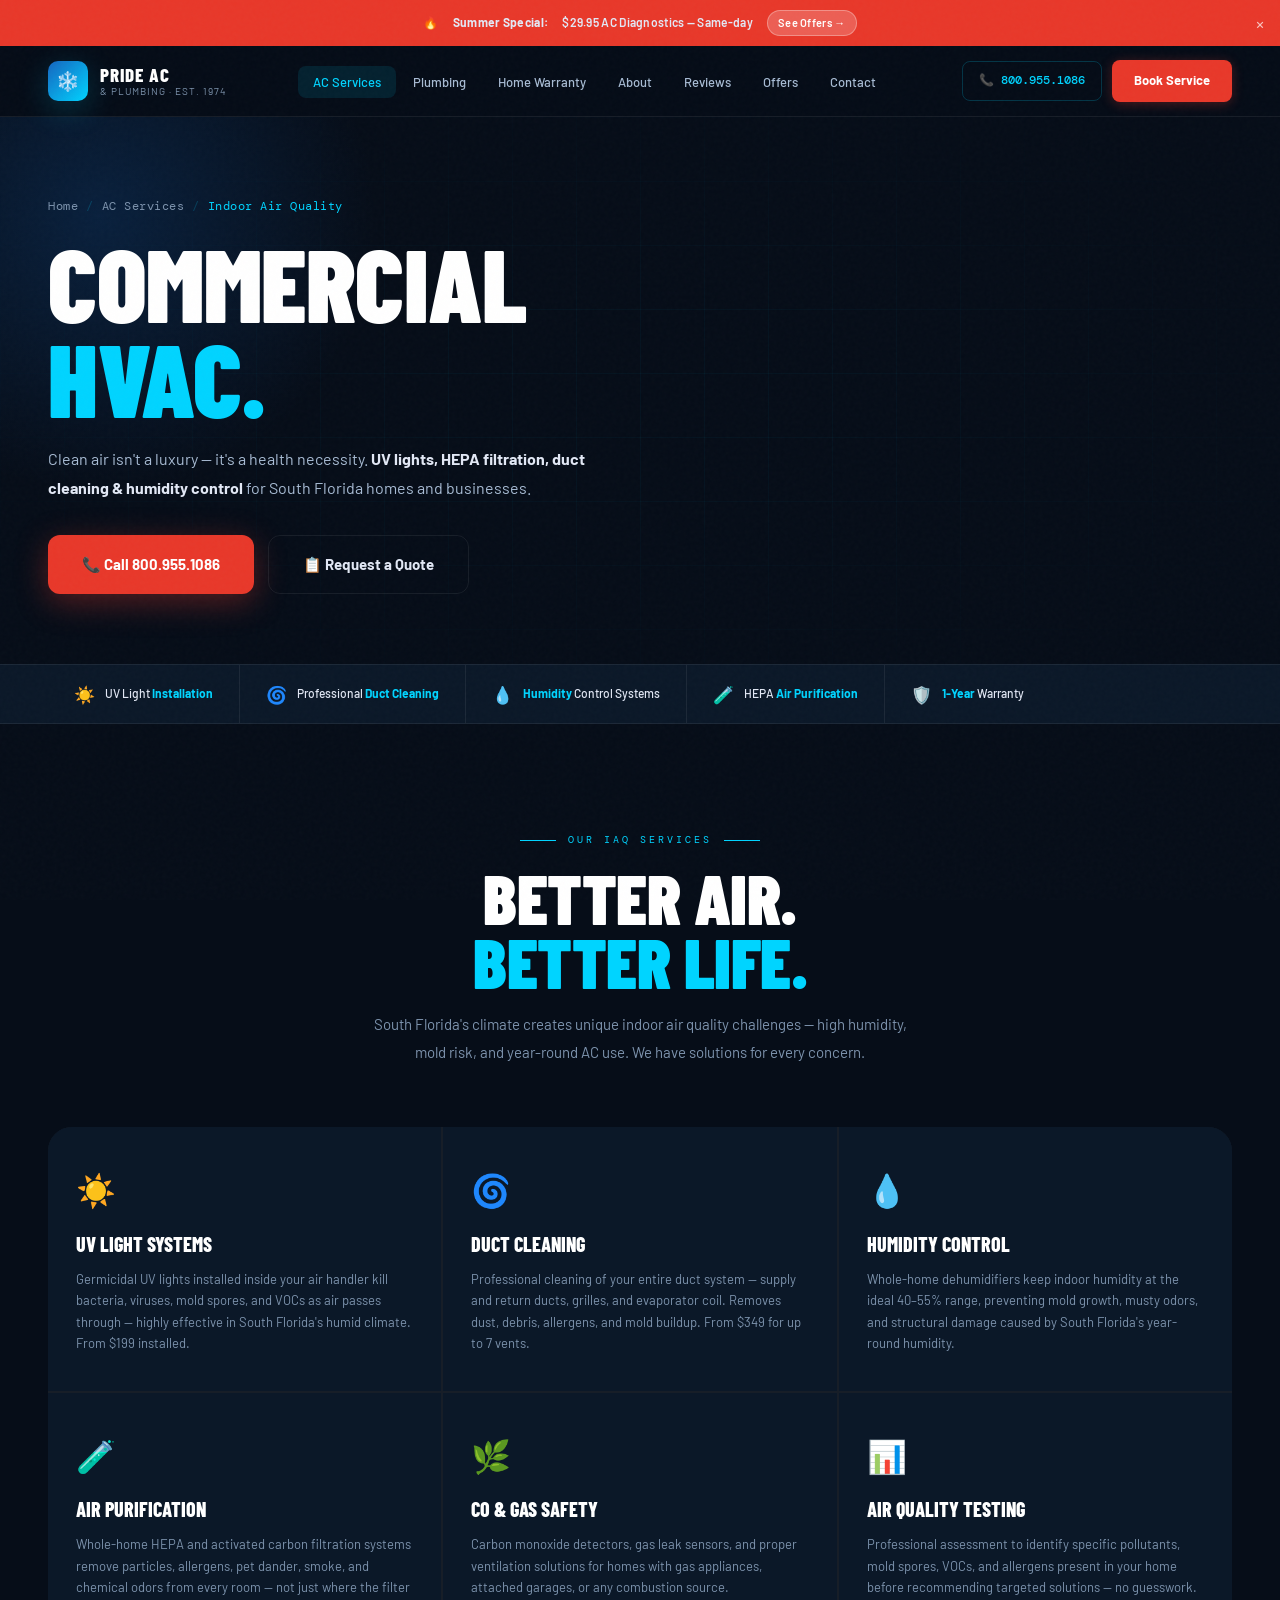
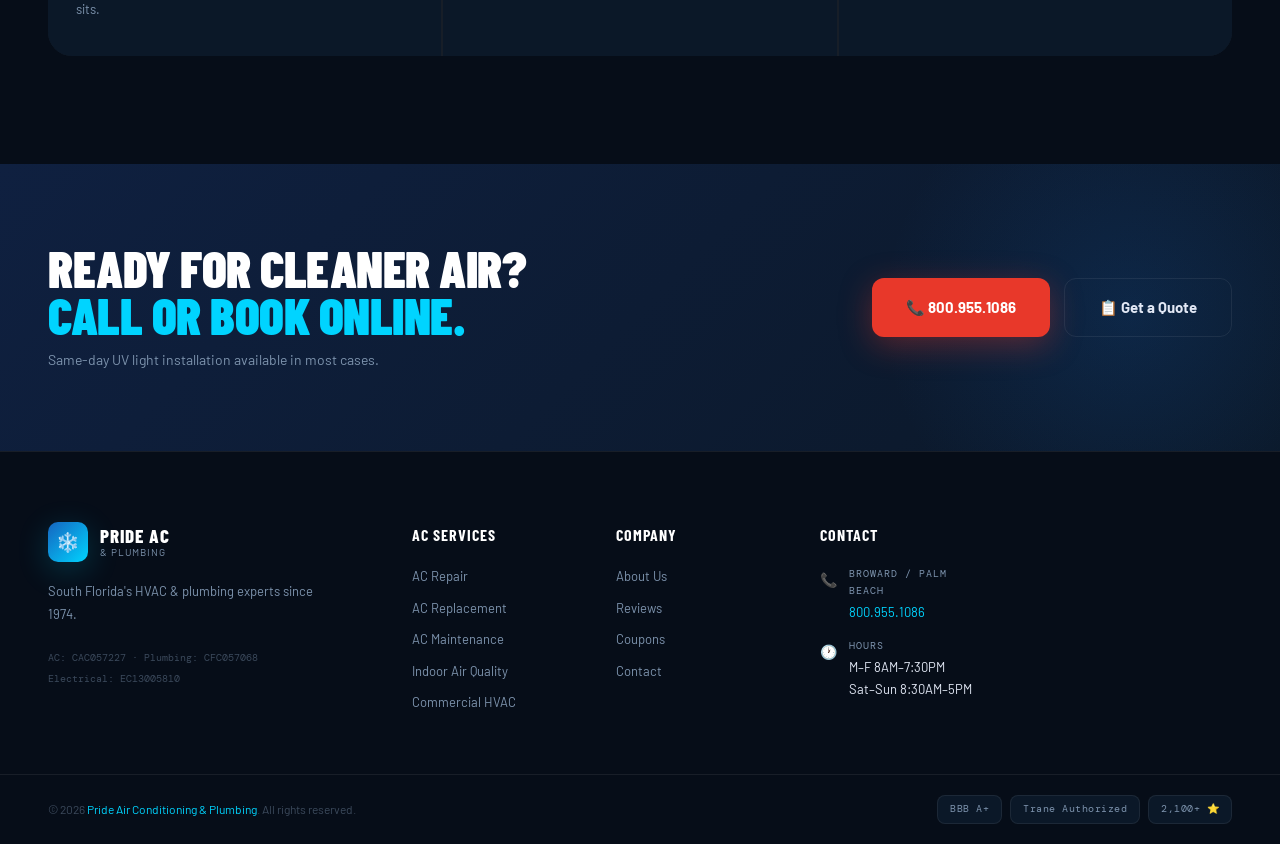
<file: pages/commercial.html>
<!DOCTYPE html>
<html lang="en">
<head>
<meta charset="UTF-8"><meta name="viewport" content="width=device-width, initial-scale=1.0">
<title>Commercial HVAC South Florida | 5-40 Ton Systems | Pride AC</title>
<meta name="description" content="UV lights, air purifiers, duct cleaning and humidity control across South Florida. Breathe cleaner air. Pride AC 800.955.1086.">
<meta name="robots" content="index, follow">
<link rel="canonical" href="https://www.prideac.com/pages/air-quality.html">
<meta name="geo.region" content="US-FL"><meta name="geo.placename" content="Pompano Beach, Florida">
<link rel="stylesheet" href="../css/global.css">
<style>
.page-hero{position:relative;padding:80px 0 70px;overflow:hidden;background:var(--navy);}
.page-hero-grid{position:absolute;inset:0;background-image:linear-gradient(rgba(0,212,255,.035) 1px,transparent 1px),linear-gradient(90deg,rgba(0,212,255,.035) 1px,transparent 1px);background-size:64px 64px;animation:gm 25s linear infinite;}
@keyframes gm{0%{background-position:0 0}100%{background-position:64px 64px}}
.hgb{position:absolute;border-radius:50%;width:600px;height:600px;background:radial-gradient(circle,rgba(21,101,192,.22) 0%,transparent 65%);top:-200px;left:-200px;animation:bp 9s ease-in-out infinite;}
@keyframes bp{0%,100%{transform:scale(1)}50%{transform:scale(1.08)}}
.ph-inner{position:relative;z-index:2;}
.breadcrumb{display:flex;align-items:center;gap:8px;font-size:12px;color:var(--gray);margin-bottom:18px;font-family:'DM Mono',monospace;}
.breadcrumb a{color:var(--gray);} .breadcrumb a:hover{color:var(--cyan);}
.bc-sep{color:var(--border-cyan);} .bc-cur{color:var(--cyan);}
.ph-title{font-size:clamp(54px,8vw,108px);color:white;margin-bottom:20px;line-height:.93;}
.ph-title .accent{color:var(--cyan);}
.ph-sub{font-size:16px;color:var(--gray-light);max-width:580px;line-height:1.8;margin-bottom:32px;}
.ph-sub strong{color:var(--off-white);}
</style>
</head>
<body>
<div id="scroll-progress"></div>
<div id="toast"><span class="toast-icon">✓</span><span id="toast-msg"></span></div>
<div class="announce-bar" id="ann">🔥 <strong>Summer Special:</strong> $29.95 AC Diagnostics — Same-day<a href="offers.html">See Offers →</a><button class="announce-close" onclick="document.getElementById('ann').style.display='none'">×</button></div>
<nav class="main-nav" id="main-nav"><div class="nav-inner">
  <a href="../index.html" class="nav-logo"><div class="nav-logo-icon">❄️</div><div class="nav-logo-text"><span class="nav-logo-name">Pride AC</span><span class="nav-logo-sub">& Plumbing · Est. 1974</span></div></a>
  <ul class="nav-links">
    <li><a href="ac-repair.html" class="active">AC Services</a></li><li><a href="plumbing.html">Plumbing</a></li>
    <li><a href="home-warranty.html">Home Warranty</a></li><li><a href="about.html">About</a></li>
    <li><a href="reviews.html">Reviews</a></li><li><a href="offers.html">Offers</a></li><li><a href="contact.html">Contact</a></li>
  </ul>
  <div class="nav-actions"><a href="tel:8009551086" class="btn-nav-call">📞 800.955.1086</a><a href="contact.html" class="btn-nav-book btn">Book Service</a></div>
  <button class="nav-hamburger" id="hamburger" aria-label="Open menu" aria-expanded="false"><span></span><span></span><span></span></button>
</div></nav>
<nav class="nav-drawer" id="nav-drawer" aria-hidden="true">
  <a href="ac-repair.html">❄️ AC Services</a><a href="plumbing.html">💧 Plumbing</a><a href="home-warranty.html">🛡️ Home Warranty</a>
  <a href="about.html">🏠 About</a><a href="reviews.html">⭐ Reviews</a><a href="offers.html">🏷️ Offers</a><a href="contact.html">✉️ Contact</a>
  <div class="drawer-ctas"><a href="tel:8009551086" class="dc-call">📞 800.955.1086</a><a href="contact.html" class="dc-book">📋 Book</a></div>
</nav>

<section class="page-hero"><div class="page-hero-grid"></div><div class="hgb"></div>
  <div class="container ph-inner">
    <div class="breadcrumb"><a href="../index.html">Home</a><span class="bc-sep">/</span><a href="ac-repair.html">AC Services</a><span class="bc-sep">/</span><span class="bc-cur">Indoor Air Quality</span></div>
    <h1 class="display ph-title reveal up">Commercial<br><span class="accent">HVAC.</span></h1>
    <p class="ph-sub reveal up d1">Clean air isn't a luxury — it's a health necessity. <strong>UV lights, HEPA filtration, duct cleaning &amp; humidity control</strong> for South Florida homes and businesses.</p>
    <div style="display:flex;flex-wrap:wrap;gap:14px;" class="reveal up d2">
      <a href="tel:8009551086" class="btn btn-red btn-lg">📞 Call 800.955.1086</a>
      <a href="contact.html" class="btn btn-outline btn-lg">📋 Request a Quote</a>
    </div>
  </div>
</section>

<div class="trust-bar"><div class="trust-bar-inner">
  <div class="trust-item"><span class="trust-icon">☀️</span><span class="trust-text">UV Light <em>Installation</em></span></div>
  <div class="trust-item"><span class="trust-icon">🌀</span><span class="trust-text">Professional <em>Duct Cleaning</em></span></div>
  <div class="trust-item"><span class="trust-icon">💧</span><span class="trust-text"><em>Humidity</em> Control Systems</span></div>
  <div class="trust-item"><span class="trust-icon">🧪</span><span class="trust-text">HEPA <em>Air Purification</em></span></div>
  <div class="trust-item"><span class="trust-icon">🛡️</span><span class="trust-text"><em>1-Year</em> Warranty</span></div>
</div></div>

<section class="section" style="background:var(--navy)">
  <div class="container">
    <div class="section-header center reveal up">
      <div class="label-wrap"><span class="label-line"></span><span class="label">Our IAQ Services</span><span class="label-line"></span></div>
      <h2 class="display section-title">Better Air.<br><span style="color:var(--cyan)">Better Life.</span></h2>
      <p class="section-body">South Florida's climate creates unique indoor air quality challenges — high humidity, mold risk, and year-round AC use. We have solutions for every concern.</p>
    </div>
    <div style="display:grid;grid-template-columns:repeat(3,1fr);gap:2px;background:var(--border);border-radius:var(--r-xl);overflow:hidden;" class="reveal up">
      <div style="background:var(--navy2);padding:36px 28px;"><div style="font-size:32px;margin-bottom:12px;">☀️</div><h3 style="font-family:'Barlow Condensed',sans-serif;font-size:20px;font-weight:800;text-transform:uppercase;color:white;margin-bottom:8px;">UV Light Systems</h3><p style="font-size:13px;color:var(--gray);line-height:1.65;">Germicidal UV lights installed inside your air handler kill bacteria, viruses, mold spores, and VOCs as air passes through — highly effective in South Florida's humid climate. From $199 installed.</p></div>
      <div style="background:var(--navy2);padding:36px 28px;"><div style="font-size:32px;margin-bottom:12px;">🌀</div><h3 style="font-family:'Barlow Condensed',sans-serif;font-size:20px;font-weight:800;text-transform:uppercase;color:white;margin-bottom:8px;">Duct Cleaning</h3><p style="font-size:13px;color:var(--gray);line-height:1.65;">Professional cleaning of your entire duct system — supply and return ducts, grilles, and evaporator coil. Removes dust, debris, allergens, and mold buildup. From $349 for up to 7 vents.</p></div>
      <div style="background:var(--navy2);padding:36px 28px;"><div style="font-size:32px;margin-bottom:12px;">💧</div><h3 style="font-family:'Barlow Condensed',sans-serif;font-size:20px;font-weight:800;text-transform:uppercase;color:white;margin-bottom:8px;">Humidity Control</h3><p style="font-size:13px;color:var(--gray);line-height:1.65;">Whole-home dehumidifiers keep indoor humidity at the ideal 40–55% range, preventing mold growth, musty odors, and structural damage caused by South Florida's year-round humidity.</p></div>
      <div style="background:var(--navy2);padding:36px 28px;"><div style="font-size:32px;margin-bottom:12px;">🧪</div><h3 style="font-family:'Barlow Condensed',sans-serif;font-size:20px;font-weight:800;text-transform:uppercase;color:white;margin-bottom:8px;">Air Purification</h3><p style="font-size:13px;color:var(--gray);line-height:1.65;">Whole-home HEPA and activated carbon filtration systems remove particles, allergens, pet dander, smoke, and chemical odors from every room — not just where the filter sits.</p></div>
      <div style="background:var(--navy2);padding:36px 28px;"><div style="font-size:32px;margin-bottom:12px;">🌿</div><h3 style="font-family:'Barlow Condensed',sans-serif;font-size:20px;font-weight:800;text-transform:uppercase;color:white;margin-bottom:8px;">CO &amp; Gas Safety</h3><p style="font-size:13px;color:var(--gray);line-height:1.65;">Carbon monoxide detectors, gas leak sensors, and proper ventilation solutions for homes with gas appliances, attached garages, or any combustion source.</p></div>
      <div style="background:var(--navy2);padding:36px 28px;"><div style="font-size:32px;margin-bottom:12px;">📊</div><h3 style="font-family:'Barlow Condensed',sans-serif;font-size:20px;font-weight:800;text-transform:uppercase;color:white;margin-bottom:8px;">Air Quality Testing</h3><p style="font-size:13px;color:var(--gray);line-height:1.65;">Professional assessment to identify specific pollutants, mold spores, VOCs, and allergens present in your home before recommending targeted solutions — no guesswork.</p></div>
    </div>
  </div>
</section>

<div class="cta-band"><div class="container"><div class="cta-band-inner">
  <div class="reveal left"><h2 class="display cta-band-title">Ready for Cleaner Air?<br><span style="color:var(--cyan)">Call or Book Online.</span></h2><p class="cta-band-sub">Same-day UV light installation available in most cases.</p></div>
  <div class="cta-band-actions reveal right"><a href="tel:8009551086" class="btn btn-red btn-lg">📞 800.955.1086</a><a href="contact.html" class="btn btn-outline btn-lg">📋 Get a Quote</a></div>
</div></div></div>

<footer>
  <div class="footer-main">
    <div><div class="footer-logo"><div class="nav-logo-icon">❄️</div><div class="nav-logo-text"><span class="nav-logo-name">Pride AC</span><span class="nav-logo-sub">& Plumbing</span></div></div>
    <p class="footer-tagline">South Florida's HVAC & plumbing experts since 1974.</p>
    <div class="footer-licenses">AC: CAC057227 · Plumbing: CFC057068<br>Electrical: EC13005810</div></div>
    <div class="footer-col"><h4>AC Services</h4><ul><li><a href="ac-repair.html">AC Repair</a></li><li><a href="ac-replacement.html">AC Replacement</a></li><li><a href="ac-maintenance.html">AC Maintenance</a></li><li><a href="air-quality.html">Indoor Air Quality</a></li><li><a href="commercial.html">Commercial HVAC</a></li></ul></div>
    <div class="footer-col"><h4>Company</h4><ul><li><a href="about.html">About Us</a></li><li><a href="reviews.html">Reviews</a></li><li><a href="offers.html">Coupons</a></li><li><a href="contact.html">Contact</a></li></ul></div>
    <div class="footer-col"><h4>Contact</h4>
      <div class="fci"><span class="fci-icon">📞</span><div><div class="fci-label">Broward / Palm Beach</div><div class="fci-text"><a href="tel:8009551086">800.955.1086</a></div></div></div>
      <div class="fci"><span class="fci-icon">🕐</span><div><div class="fci-label">Hours</div><div class="fci-text">M–F 8AM–7:30PM<br>Sat–Sun 8:30AM–5PM</div></div></div>
    </div>
  </div>
  <div class="footer-bottom"><div class="footer-copy">© 2026 <span>Pride Air Conditioning & Plumbing</span>. All rights reserved.</div><div class="footer-certs"><span class="footer-cert">BBB A+</span><span class="footer-cert">Trane Authorized</span><span class="footer-cert">2,100+ ⭐</span></div></div>
</footer>
<div class="mobile-sticky"><a href="tel:8009551086" class="ms-call">📞 Call Now</a><a href="contact.html" class="ms-book">📋 Book Online</a></div>
<script src="../js/global.js"></script>
</body></html>
</file>
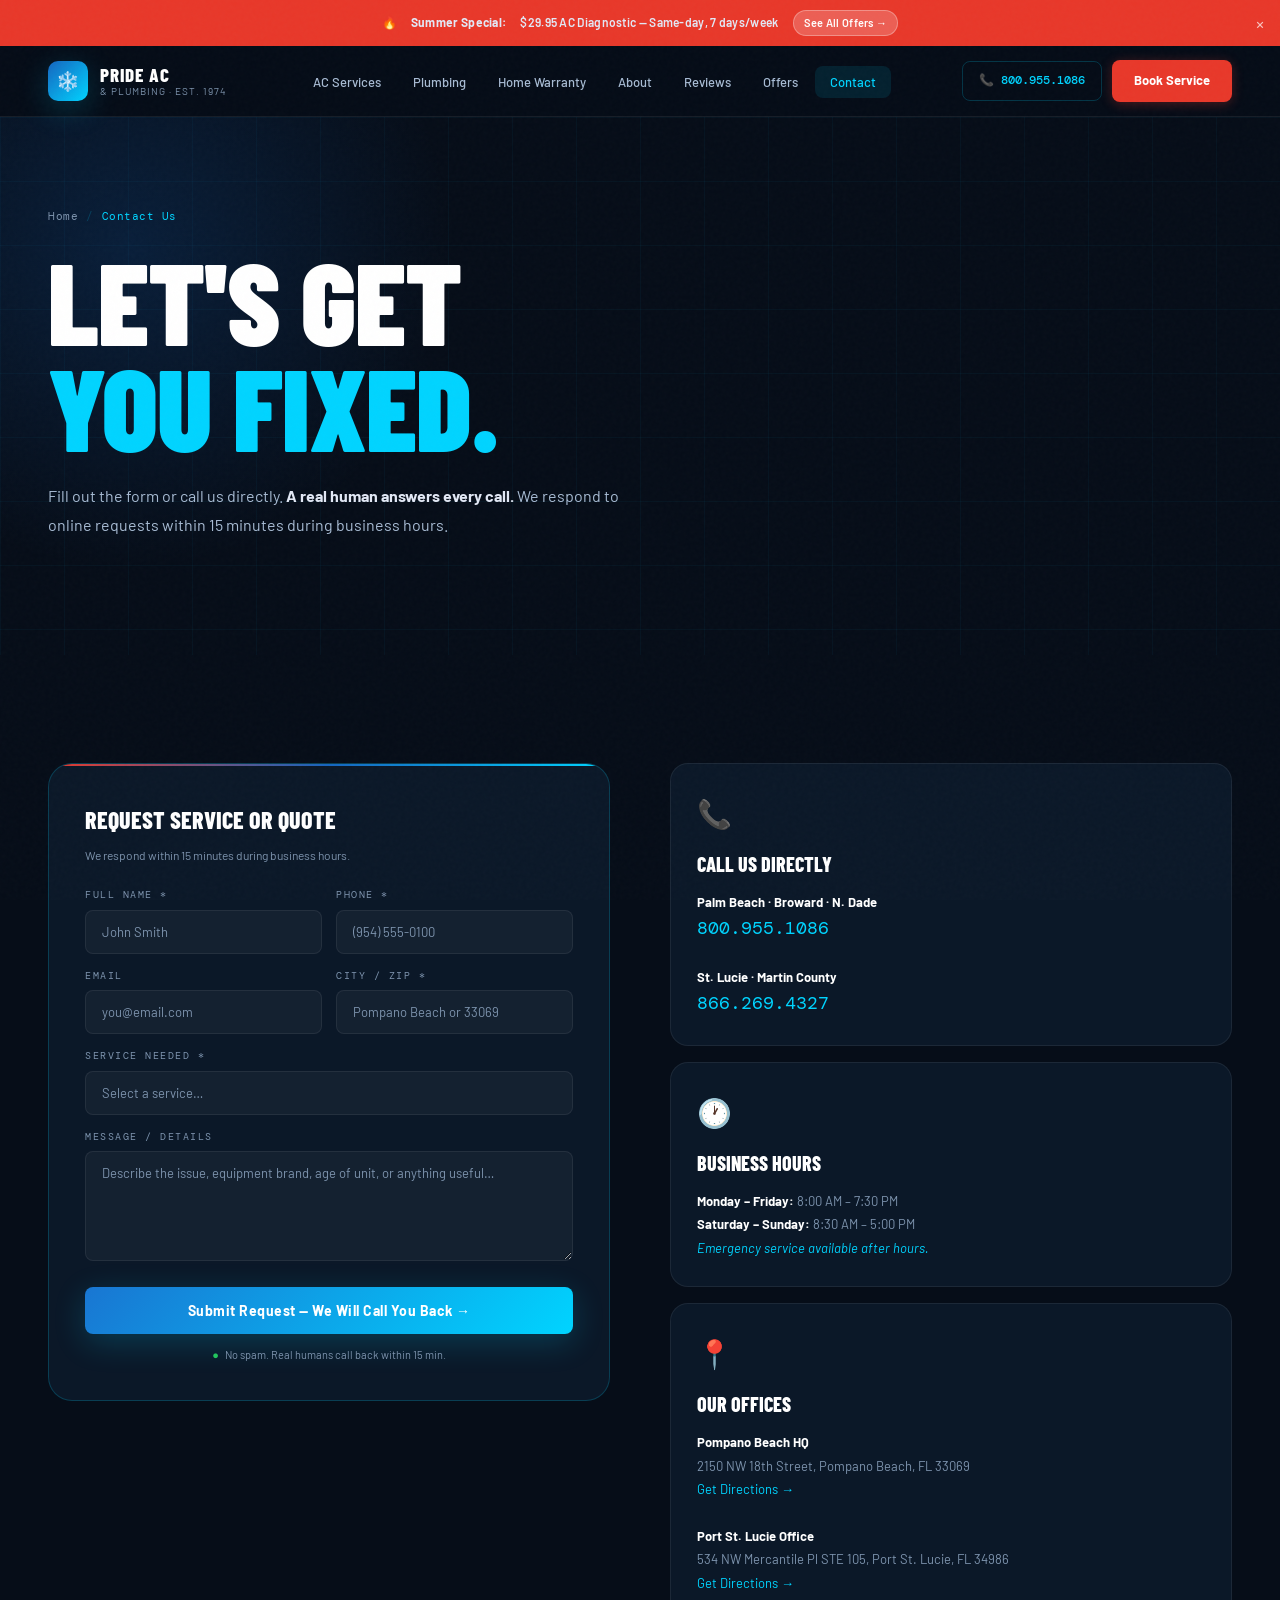
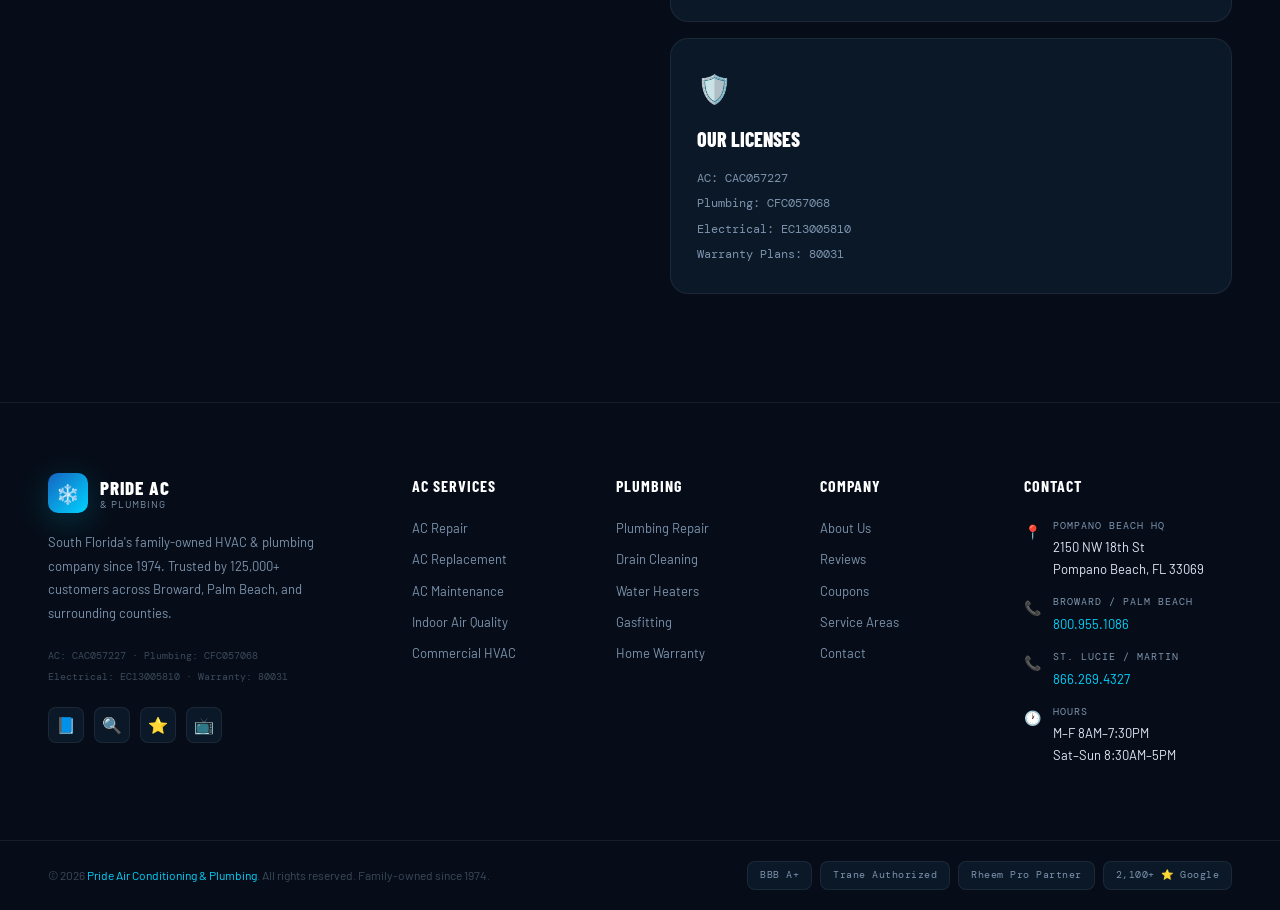
<file: pages/contact.html>
<!DOCTYPE html>
<html lang="en">
<head>
<meta charset="UTF-8">
<meta name="viewport" content="width=device-width,initial-scale=1.0">
<title>Contact Pride AC & Plumbing | Book Service | Pompano Beach FL</title>
<meta name="description" content="Contact Pride Air Conditioning & Plumbing. Call 800.955.1086 or book online. Serving Broward, Palm Beach & South Florida. Same-day service available.">
<meta name="keywords" content="contact Pride AC, book HVAC service South Florida, AC repair appointment Pompano Beach, schedule AC service">
<meta name="robots" content="index,follow">
<meta name="author" content="Pride Air Conditioning &amp; Plumbing">
<link rel="canonical" href="https://www.prideac.com/pages/contact.html">
<meta property="og:type" content="website">
<meta property="og:url" content="https://www.prideac.com/pages/contact.html">
<meta property="og:title" content="Contact Pride AC & Plumbing | Book Service | Pompano Beach FL">
<meta property="og:description" content="Contact Pride Air Conditioning & Plumbing. Call 800.955.1086 or book online. Serving Broward, Palm Beach & South Florida. Same-day service available.">
<meta property="og:image" content="https://www.prideac.com/images/og-home.jpg">
<meta name="twitter:card" content="summary_large_image">
<meta name="twitter:title" content="Contact Pride AC & Plumbing | Book Service | Pompano Beach FL">
<meta name="twitter:description" content="Contact Pride Air Conditioning & Plumbing. Call 800.955.1086 or book online. Serving Broward, Palm Beach & South Florida. Same-day service available.">
<meta name="geo.region" content="US-FL">
<meta name="geo.placename" content="Pompano Beach, Florida">
<meta name="geo.position" content="26.2379;-80.1248">
<meta name="ICBM" content="26.2379, -80.1248">
<link rel="stylesheet" href="../css/global.css">
<link rel="icon" type="image/svg+xml" href="../images/favicon.svg">
<style>
.phero{position:relative;padding:90px 0 80px;overflow:hidden;background:var(--navy);}
.phero-grid{position:absolute;inset:0;background-image:linear-gradient(rgba(0,212,255,.04) 1px,transparent 1px),linear-gradient(90deg,rgba(0,212,255,.04) 1px,transparent 1px);background-size:64px 64px;animation:pg 26s linear infinite;}
@keyframes pg{0%{background-position:0 0}100%{background-position:64px 64px}}
.phero-glow{position:absolute;border-radius:50%;pointer-events:none;width:700px;height:700px;background:radial-gradient(circle,rgba(21,101,192,.20) 0%,transparent 65%);top:-220px;left:-220px;animation:gp 10s ease-in-out infinite;}
@keyframes gp{0%,100%{transform:scale(1)}50%{transform:scale(1.07)}}
.phero-inner{position:relative;z-index:2;}
.bc{display:flex;align-items:center;gap:8px;font-size:11px;color:var(--gray);margin-bottom:22px;font-family:'DM Mono',monospace;letter-spacing:.5px;}
.bc a{color:var(--gray);transition:var(--t);} .bc a:hover{color:var(--cyan);}
.bc-s{color:var(--border-cyan);} .bc-c{color:var(--cyan);}
.ph1{font-size:clamp(58px,9vw,118px);color:white;margin-bottom:22px;line-height:.92;font-family:'Barlow Condensed',sans-serif;font-weight:900;text-transform:uppercase;letter-spacing:-1px;}
.ph1 .ac{color:var(--cyan);}
.ph1 .ar{color:var(--red);}
.phs{font-size:16px;color:var(--gray-light);max-width:600px;line-height:1.82;margin-bottom:36px;}
.phs strong{color:var(--off-white);}
.phctas{display:flex;flex-wrap:wrap;gap:14px;}
@media(max-width:768px){.ph1{font-size:clamp(52px,13vw,80px);}}
</style>
</head>
<body><div id="scroll-progress"></div>
<div id="toast"><span class="toast-icon">✓</span><span id="toast-msg"></span></div>
<div class="announce-bar" id="ann">
  🔥 <strong>Summer Special:</strong> $29.95 AC Diagnostic — Same-day, 7 days/week
  <a href="offers.html">See All Offers →</a>
  <button class="announce-close" onclick="document.getElementById('ann').style.display='none'">×</button>
</div><nav class="main-nav" id="main-nav"><div class="nav-inner">
  <a href="../index.html" class="nav-logo"><div class="nav-logo-icon">❄️</div>
    <div class="nav-logo-text"><span class="nav-logo-name">Pride AC</span><span class="nav-logo-sub">&amp; Plumbing · Est. 1974</span></div></a>
  <ul class="nav-links"><li><a href="ac-repair.html">AC Services</a></li><li><a href="plumbing.html">Plumbing</a></li><li><a href="home-warranty.html">Home Warranty</a></li><li><a href="about.html">About</a></li><li><a href="reviews.html">Reviews</a></li><li><a href="offers.html">Offers</a></li><li><a href="contact.html"  class="active">Contact</a></li></ul>
  <div class="nav-actions">
    <a href="tel:8009551086" class="btn-nav-call">📞 800.955.1086</a>
    <a href="contact.html" class="btn-nav-book btn">Book Service</a>
  </div>
  <button class="nav-hamburger" id="hamburger" aria-label="Open menu" aria-expanded="false"><span></span><span></span><span></span></button>
</div></nav>
<nav class="nav-drawer" id="nav-drawer" aria-hidden="true">
  <a href="ac-repair.html">❄️ AC Services</a><a href="plumbing.html">💧 Plumbing</a><a href="home-warranty.html">🛡️ Home Warranty</a><a href="about.html">🏠 About Us</a><a href="reviews.html">⭐ Reviews</a><a href="offers.html">🏷️ Offers</a><a href="service-areas.html">📍 Service Areas</a><a href="contact.html">✉️ Contact</a>
  <div class="drawer-ctas">
    <a href="tel:8009551086" class="dc-call">📞 800.955.1086</a>
    <a href="contact.html" class="dc-book">📋 Book Service</a>
  </div>
</nav>
<section class="phero"><div class="phero-grid"></div><div class="phero-glow"></div>
  <div class="container phero-inner">
    <div class="bc"><a href="../index.html">Home</a><span class="bc-s">/</span><span class="bc-c">Contact Us</span></div>
    <h1 class="ph1 reveal up">Let's Get<br><span class="ac">You Fixed.</span></h1>
    <p class="phs reveal up d1">Fill out the form or call us directly. <strong>A real human answers every call.</strong> We respond to online requests within 15 minutes during business hours.</p>
  </div>
</section>
<section class="section" style="background:var(--navy)"><div class="container">
  <div style="display:grid;grid-template-columns:1fr 1fr;gap:60px;align-items:start;">
<div style="background:var(--navy2);border:1px solid var(--border-cyan);border-radius:var(--r-xl);padding:36px;position:relative;overflow:hidden;" class="reveal left">
  <div style="position:absolute;top:0;left:0;right:0;height:2px;background:linear-gradient(90deg,var(--red),var(--blue),var(--cyan));"></div>
  <h3 style="font-family:'Barlow Condensed',sans-serif;font-size:24px;font-weight:800;text-transform:uppercase;color:white;margin-bottom:6px;">Request Service or Quote</h3>
  <p style="font-size:12px;color:var(--gray);margin-bottom:22px;">We respond within 15 minutes during business hours.</p>
  <form id="contact-form" onsubmit="handleForm(event,'Request received! We will call you within 15 minutes.')">
    <div class="form-row">
      <div class="form-group"><label>Full Name *</label><input type="text" class="form-input" placeholder="John Smith" required autocomplete="name"></div>
      <div class="form-group"><label>Phone *</label><input type="tel" class="form-input" placeholder="(954) 555-0100" required autocomplete="tel"></div>
    </div>
    <div class="form-row">
      <div class="form-group"><label>Email</label><input type="email" class="form-input" placeholder="you@email.com" autocomplete="email"></div>
      <div class="form-group"><label>City / Zip *</label><input type="text" id="c-zip" class="form-input" placeholder="Pompano Beach or 33069" required></div>
    </div>
    <div class="form-group"><label>Service Needed *</label>
      <select class="form-select" required>
        <option value="" disabled selected>Select a service…</option>
        <option>AC Repair — Emergency (same day)</option>
        <option>AC Repair — Scheduled</option>
        <option>AC Replacement / Installation</option>
        <option>AC Maintenance / Tune-Up</option>
        <option>Duct Cleaning</option>
        <option>Indoor Air Quality</option>
        <option>Plumbing Repair</option>
        <option>Water Heater</option>
        <option>Home Warranty Inquiry</option>
        <option>Commercial HVAC</option>
        <option>Other</option>
      </select>
    </div>
    <div class="form-group"><label>Message / Details</label>
      <textarea id="c-message" class="form-textarea" placeholder="Describe the issue, equipment brand, age of unit, or anything useful…"></textarea>
    </div>
    <button type="submit" class="btn-submit">Submit Request — We Will Call You Back →</button>
    <div class="form-note"><span class="dot">●</span> No spam. Real humans call back within 15 min.</div>
  </form>
</div>
    <div style="display:flex;flex-direction:column;gap:16px;" class="reveal right">
      <div style="background:var(--navy2);border:1px solid var(--border);border-radius:var(--r-lg);padding:26px;transition:var(--t);" onmouseover="this.style.borderColor='var(--border-cyan)'" onmouseout="this.style.borderColor='var(--border)'">
        <div style="font-size:28px;margin-bottom:12px;">📞</div>
        <h3 style="font-family:'Barlow Condensed',sans-serif;font-size:20px;font-weight:800;text-transform:uppercase;color:white;margin-bottom:10px;">Call Us Directly</h3>
        <div style="font-size:13px;color:var(--gray);line-height:1.7;"><strong style="color:white">Palm Beach · Broward · N. Dade</strong><br><a href="tel:8009551086" style="color:var(--cyan);font-family:'DM Mono',monospace;font-size:18px;">800.955.1086</a><br><br><strong style="color:white">St. Lucie · Martin County</strong><br><a href="tel:8662694327" style="color:var(--cyan);font-family:'DM Mono',monospace;font-size:18px;">866.269.4327</a></div>
      </div>
      <div style="background:var(--navy2);border:1px solid var(--border);border-radius:var(--r-lg);padding:26px;transition:var(--t);" onmouseover="this.style.borderColor='var(--border-cyan)'" onmouseout="this.style.borderColor='var(--border)'">
        <div style="font-size:28px;margin-bottom:12px;">🕐</div>
        <h3 style="font-family:'Barlow Condensed',sans-serif;font-size:20px;font-weight:800;text-transform:uppercase;color:white;margin-bottom:10px;">Business Hours</h3>
        <div style="font-size:13px;color:var(--gray);line-height:1.8;"><strong style="color:white">Monday – Friday:</strong> 8:00 AM – 7:30 PM<br><strong style="color:white">Saturday – Sunday:</strong> 8:30 AM – 5:00 PM<br><em style="color:var(--cyan)">Emergency service available after hours.</em></div>
      </div>
      <div style="background:var(--navy2);border:1px solid var(--border);border-radius:var(--r-lg);padding:26px;transition:var(--t);" onmouseover="this.style.borderColor='var(--border-cyan)'" onmouseout="this.style.borderColor='var(--border)'">
        <div style="font-size:28px;margin-bottom:12px;">📍</div>
        <h3 style="font-family:'Barlow Condensed',sans-serif;font-size:20px;font-weight:800;text-transform:uppercase;color:white;margin-bottom:10px;">Our Offices</h3>
        <div style="font-size:13px;color:var(--gray);line-height:1.8;"><strong style="color:white">Pompano Beach HQ</strong><br>2150 NW 18th Street, Pompano Beach, FL 33069<br><a href="https://www.google.com/maps/dir//2150+NW+18th+St,+Pompano+Beach,+FL+33069" target="_blank" rel="noopener" style="color:var(--cyan)">Get Directions →</a><br><br><strong style="color:white">Port St. Lucie Office</strong><br>534 NW Mercantile Pl STE 105, Port St. Lucie, FL 34986<br><a href="https://www.google.com/maps/dir//534+NW+Mercantile+Pl,+Port+St+Lucie,+FL+34986" target="_blank" rel="noopener" style="color:var(--cyan)">Get Directions →</a></div>
      </div>
      <div style="background:var(--navy2);border:1px solid var(--border);border-radius:var(--r-lg);padding:26px;transition:var(--t);" onmouseover="this.style.borderColor='var(--border-cyan)'" onmouseout="this.style.borderColor='var(--border)'">
        <div style="font-size:28px;margin-bottom:12px;">🛡️</div>
        <h3 style="font-family:'Barlow Condensed',sans-serif;font-size:20px;font-weight:800;text-transform:uppercase;color:white;margin-bottom:10px;">Our Licenses</h3>
        <div style="font-size:12px;color:var(--gray);font-family:'DM Mono',monospace;line-height:2.1;">AC: CAC057227<br>Plumbing: CFC057068<br>Electrical: EC13005810<br>Warranty Plans: 80031</div>
      </div>
    </div>
  </div>
</div></section>
<footer>
  <div class="footer-main">
    <div>
      <div class="footer-logo"><div class="nav-logo-icon">❄️</div>
        <div class="nav-logo-text"><span class="nav-logo-name">Pride AC</span><span class="nav-logo-sub">&amp; Plumbing</span></div>
      </div>
      <p class="footer-tagline">South Florida's family-owned HVAC &amp; plumbing company since 1974. Trusted by 125,000+ customers across Broward, Palm Beach, and surrounding counties.</p>
      <div class="footer-licenses">AC: CAC057227 · Plumbing: CFC057068<br>Electrical: EC13005810 · Warranty: 80031</div>
      <div class="footer-socials">
        <a href="#" class="social-btn" aria-label="Facebook">📘</a>
        <a href="#" class="social-btn" aria-label="Google">🔍</a>
        <a href="#" class="social-btn" aria-label="Yelp">⭐</a>
        <a href="#" class="social-btn" aria-label="YouTube">📺</a>
      </div>
    </div>
    <div class="footer-col"><h4>AC Services</h4><ul>
      <li><a href="ac-repair.html">AC Repair</a></li>
      <li><a href="ac-replacement.html">AC Replacement</a></li>
      <li><a href="ac-maintenance.html">AC Maintenance</a></li>
      <li><a href="air-quality.html">Indoor Air Quality</a></li>
      <li><a href="commercial.html">Commercial HVAC</a></li>
    </ul></div>
    <div class="footer-col"><h4>Plumbing</h4><ul>
      <li><a href="plumbing.html">Plumbing Repair</a></li>
      <li><a href="plumbing.html#drain">Drain Cleaning</a></li>
      <li><a href="plumbing.html#water-heater">Water Heaters</a></li>
      <li><a href="plumbing.html#gasfitting">Gasfitting</a></li>
      <li><a href="home-warranty.html">Home Warranty</a></li>
    </ul></div>
    <div class="footer-col"><h4>Company</h4><ul>
      <li><a href="about.html">About Us</a></li>
      <li><a href="reviews.html">Reviews</a></li>
      <li><a href="offers.html">Coupons</a></li>
      <li><a href="service-areas.html">Service Areas</a></li>
      <li><a href="contact.html">Contact</a></li>
    </ul></div>
    <div class="footer-col"><h4>Contact</h4>
      <div class="fci"><span class="fci-icon">📍</span><div>
        <div class="fci-label">Pompano Beach HQ</div>
        <div class="fci-text">2150 NW 18th St<br>Pompano Beach, FL 33069</div>
      </div></div>
      <div class="fci"><span class="fci-icon">📞</span><div>
        <div class="fci-label">Broward / Palm Beach</div>
        <div class="fci-text"><a href="tel:8009551086">800.955.1086</a></div>
      </div></div>
      <div class="fci"><span class="fci-icon">📞</span><div>
        <div class="fci-label">St. Lucie / Martin</div>
        <div class="fci-text"><a href="tel:8662694327">866.269.4327</a></div>
      </div></div>
      <div class="fci"><span class="fci-icon">🕐</span><div>
        <div class="fci-label">Hours</div>
        <div class="fci-text">M–F 8AM–7:30PM<br>Sat–Sun 8:30AM–5PM</div>
      </div></div>
    </div>
  </div>
  <div class="footer-bottom">
    <div class="footer-copy">© 2026 <span>Pride Air Conditioning &amp; Plumbing</span>. All rights reserved. Family-owned since 1974.</div>
    <div class="footer-certs">
      <span class="footer-cert">BBB A+</span>
      <span class="footer-cert">Trane Authorized</span>
      <span class="footer-cert">Rheem Pro Partner</span>
      <span class="footer-cert">2,100+ ⭐ Google</span>
    </div>
  </div>
</footer>
<div class="mobile-sticky">
  <a href="tel:8009551086" class="ms-call">📞 Call Now</a>
  <a href="contact.html" class="ms-book">📋 Book Online</a>
</div>
<script src="../js/global.js"></script>
</body></html>
</file>
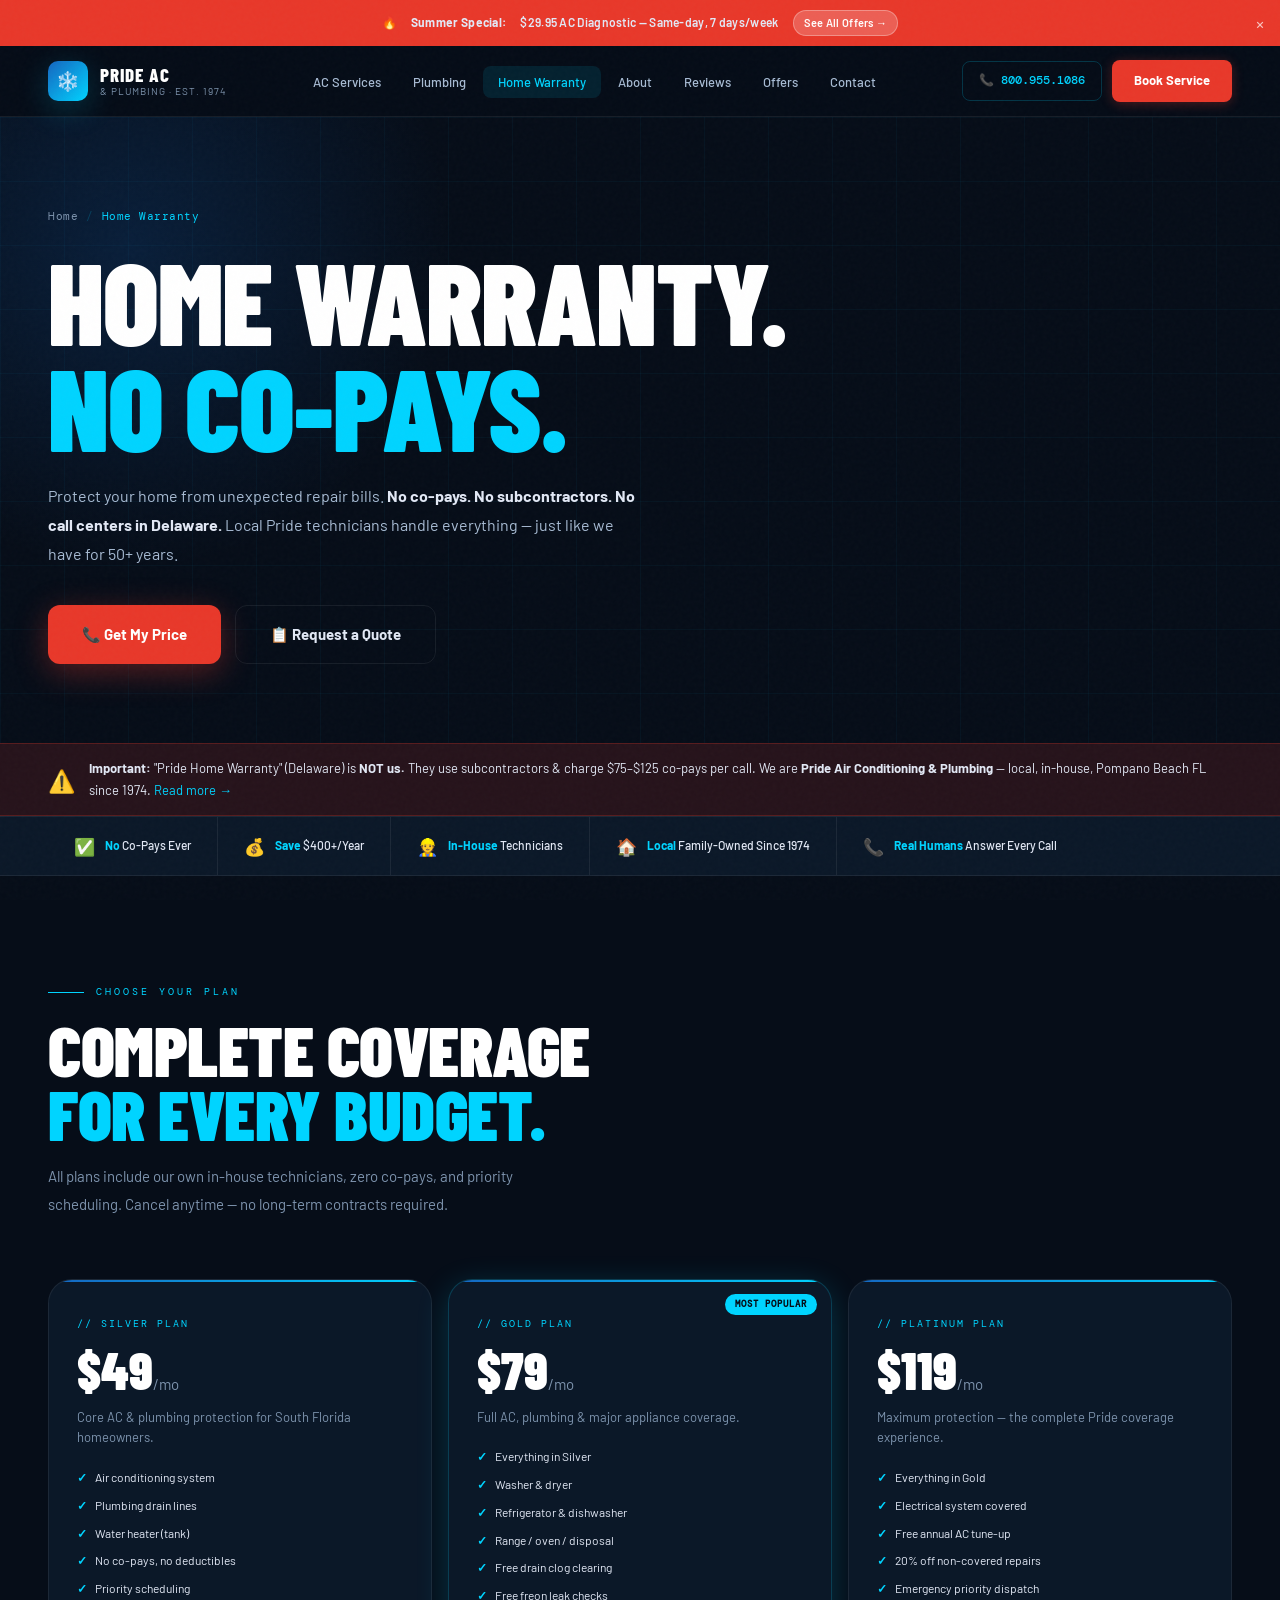
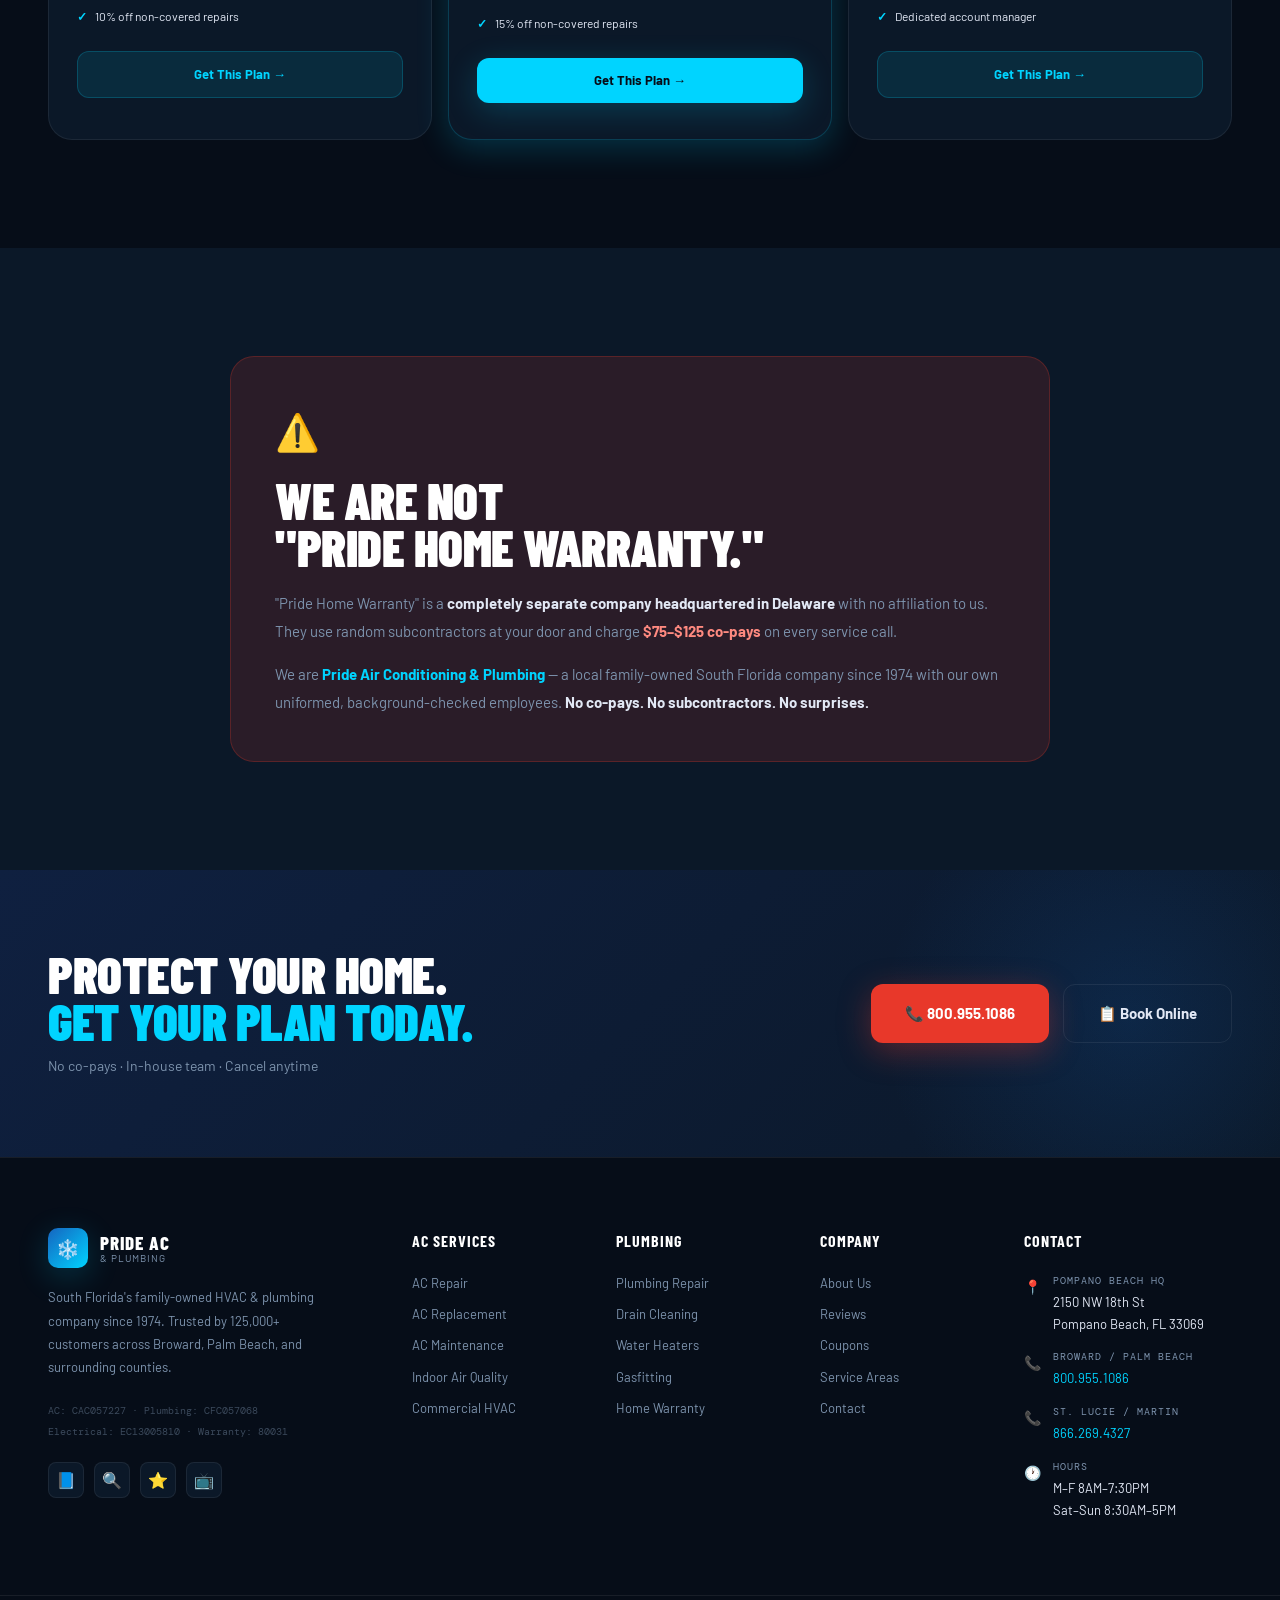
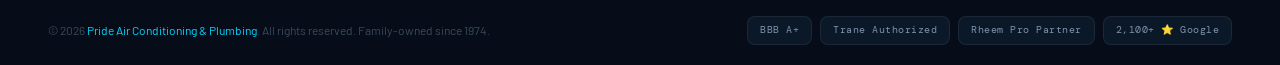
<file: pages/home-warranty.html>
<!DOCTYPE html>
<html lang="en">
<head>
<meta charset="UTF-8">
<meta name="viewport" content="width=device-width,initial-scale=1.0">
<title>Home Warranty Plans South Florida | No Co-Pays | Pride AC & Plumbing</title>
<meta name="description" content="South Florida's most trusted home warranty since 1974. No co-pays, no subcontractors, no Delaware call centers. AC, plumbing, electrical & appliances from $49/month.">
<meta name="keywords" content="home warranty South Florida, home warranty Broward County, AC home warranty Florida, no copay home warranty">
<meta name="robots" content="index,follow">
<meta name="author" content="Pride Air Conditioning &amp; Plumbing">
<link rel="canonical" href="https://www.prideac.com/pages/home-warranty.html">
<meta property="og:type" content="website">
<meta property="og:url" content="https://www.prideac.com/pages/home-warranty.html">
<meta property="og:title" content="Home Warranty Plans South Florida | No Co-Pays | Pride AC & Plumbing">
<meta property="og:description" content="South Florida's most trusted home warranty since 1974. No co-pays, no subcontractors, no Delaware call centers. AC, plumbing, electrical & appliances from $49/month.">
<meta property="og:image" content="https://www.prideac.com/images/og-home.jpg">
<meta name="twitter:card" content="summary_large_image">
<meta name="twitter:title" content="Home Warranty Plans South Florida | No Co-Pays | Pride AC & Plumbing">
<meta name="twitter:description" content="South Florida's most trusted home warranty since 1974. No co-pays, no subcontractors, no Delaware call centers. AC, plumbing, electrical & appliances from $49/month.">
<meta name="geo.region" content="US-FL">
<meta name="geo.placename" content="Pompano Beach, Florida">
<meta name="geo.position" content="26.2379;-80.1248">
<meta name="ICBM" content="26.2379, -80.1248">
<link rel="stylesheet" href="../css/global.css">
<link rel="icon" type="image/svg+xml" href="../images/favicon.svg">
<style>
.phero{position:relative;padding:90px 0 80px;overflow:hidden;background:var(--navy);}
.phero-grid{position:absolute;inset:0;background-image:linear-gradient(rgba(0,212,255,.04) 1px,transparent 1px),linear-gradient(90deg,rgba(0,212,255,.04) 1px,transparent 1px);background-size:64px 64px;animation:pg 26s linear infinite;}
@keyframes pg{0%{background-position:0 0}100%{background-position:64px 64px}}
.phero-glow{position:absolute;border-radius:50%;pointer-events:none;width:700px;height:700px;background:radial-gradient(circle,rgba(21,101,192,.20) 0%,transparent 65%);top:-220px;left:-220px;animation:gp 10s ease-in-out infinite;}
@keyframes gp{0%,100%{transform:scale(1)}50%{transform:scale(1.07)}}
.phero-inner{position:relative;z-index:2;}
.bc{display:flex;align-items:center;gap:8px;font-size:11px;color:var(--gray);margin-bottom:22px;font-family:'DM Mono',monospace;letter-spacing:.5px;}
.bc a{color:var(--gray);transition:var(--t);} .bc a:hover{color:var(--cyan);}
.bc-s{color:var(--border-cyan);} .bc-c{color:var(--cyan);}
.ph1{font-size:clamp(58px,9vw,118px);color:white;margin-bottom:22px;line-height:.92;font-family:'Barlow Condensed',sans-serif;font-weight:900;text-transform:uppercase;letter-spacing:-1px;}
.ph1 .ac{color:var(--cyan);}
.ph1 .ar{color:var(--red);}
.phs{font-size:16px;color:var(--gray-light);max-width:600px;line-height:1.82;margin-bottom:36px;}
.phs strong{color:var(--off-white);}
.phctas{display:flex;flex-wrap:wrap;gap:14px;}
@media(max-width:768px){.ph1{font-size:clamp(52px,13vw,80px);}}
</style>
</head>
<body><script type="application/ld+json">{"@context":"https://schema.org","@type":"Service","name":"Home Warranty Plans","provider":{"@type":"HVACBusiness","name":"Pride Air Conditioning & Plumbing","telephone":"+18009551086"},"areaServed":"South Florida","description":"Local home warranty plans with no co-pays and in-house technicians. Coverage for AC, plumbing, electrical and appliances."}</script><div id="scroll-progress"></div>
<div id="toast"><span class="toast-icon">✓</span><span id="toast-msg"></span></div>
<div class="announce-bar" id="ann">
  🔥 <strong>Summer Special:</strong> $29.95 AC Diagnostic — Same-day, 7 days/week
  <a href="offers.html">See All Offers →</a>
  <button class="announce-close" onclick="document.getElementById('ann').style.display='none'">×</button>
</div><nav class="main-nav" id="main-nav"><div class="nav-inner">
  <a href="../index.html" class="nav-logo"><div class="nav-logo-icon">❄️</div>
    <div class="nav-logo-text"><span class="nav-logo-name">Pride AC</span><span class="nav-logo-sub">&amp; Plumbing · Est. 1974</span></div></a>
  <ul class="nav-links"><li><a href="ac-repair.html">AC Services</a></li><li><a href="plumbing.html">Plumbing</a></li><li><a href="home-warranty.html"  class="active">Home Warranty</a></li><li><a href="about.html">About</a></li><li><a href="reviews.html">Reviews</a></li><li><a href="offers.html">Offers</a></li><li><a href="contact.html">Contact</a></li></ul>
  <div class="nav-actions">
    <a href="tel:8009551086" class="btn-nav-call">📞 800.955.1086</a>
    <a href="contact.html" class="btn-nav-book btn">Book Service</a>
  </div>
  <button class="nav-hamburger" id="hamburger" aria-label="Open menu" aria-expanded="false"><span></span><span></span><span></span></button>
</div></nav>
<nav class="nav-drawer" id="nav-drawer" aria-hidden="true">
  <a href="ac-repair.html">❄️ AC Services</a><a href="plumbing.html">💧 Plumbing</a><a href="home-warranty.html">🛡️ Home Warranty</a><a href="about.html">🏠 About Us</a><a href="reviews.html">⭐ Reviews</a><a href="offers.html">🏷️ Offers</a><a href="service-areas.html">📍 Service Areas</a><a href="contact.html">✉️ Contact</a>
  <div class="drawer-ctas">
    <a href="tel:8009551086" class="dc-call">📞 800.955.1086</a>
    <a href="contact.html" class="dc-book">📋 Book Service</a>
  </div>
</nav>
<section class="phero"><div class="phero-grid"></div><div class="phero-glow"></div>
  <div class="container phero-inner">
    <div class="bc"><a href="../index.html">Home</a><span class="bc-s">/</span><span class="bc-c">Home Warranty</span></div>
    <h1 class="ph1 reveal up">Home Warranty.<br><span class="ac">No Co-Pays.</span></h1>
    <p class="phs reveal up d1">Protect your home from unexpected repair bills. <strong>No co-pays. No subcontractors. No call centers in Delaware.</strong> Local Pride technicians handle everything — just like we have for 50+ years.</p>
    <div class="phctas reveal up d2">
      <a href="tel:8009551086" class="btn btn-red btn-lg">📞 Get My Price</a>
      <a href="contact.html" class="btn btn-outline btn-lg">📋 Request a Quote</a>
    </div>
  </div>
</section>
<div style="background:var(--red-dim);border-top:1px solid var(--border-red);border-bottom:1px solid var(--border-red);padding:14px 0;">
  <div class="container" style="display:flex;align-items:center;gap:14px;font-size:13px;color:var(--off-white);">
    <span style="font-size:22px;flex-shrink:0;">⚠️</span>
    <p><strong>Important:</strong> "Pride Home Warranty" (Delaware) is <strong>NOT us.</strong> They use subcontractors &amp; charge $75–$125 co-pays per call. We are <strong>Pride Air Conditioning &amp; Plumbing</strong> — local, in-house, Pompano Beach FL since 1974. <a href="#notice" style="color:var(--cyan)">Read more →</a></p>
  </div>
</div>
<div class="trust-bar"><div class="trust-bar-inner"><div class="trust-item"><span class="trust-icon">✅</span><span class="trust-text"><em>No</em> Co-Pays Ever</span></div><div class="trust-item"><span class="trust-icon">💰</span><span class="trust-text"><em>Save</em> $400+/Year</span></div><div class="trust-item"><span class="trust-icon">👷</span><span class="trust-text"><em>In-House</em> Technicians</span></div><div class="trust-item"><span class="trust-icon">🏠</span><span class="trust-text"><em>Local</em> Family-Owned Since 1974</span></div><div class="trust-item"><span class="trust-icon">📞</span><span class="trust-text"><em>Real Humans</em> Answer Every Call</span></div></div></div>
<section class="section" style="background:var(--navy)"><div class="container">
  <div class="section-header reveal up">
    <div class="label-wrap"><span class="label-line"></span><span class="label">Choose Your Plan</span></div>
    <h2 class="display section-title">Complete Coverage<br><span style="color:var(--cyan)">For Every Budget.</span></h2>
    <p class="section-body">All plans include our own in-house technicians, zero co-pays, and priority scheduling. Cancel anytime — no long-term contracts required.</p>
  </div>
  <div style="display:grid;grid-template-columns:repeat(3,1fr);gap:16px;" class="reveal up">
<div style="background:var(--navy2);border:1px solid var(--border);border-radius:var(--r-xl);padding:36px 28px;position:relative;overflow:hidden;">
  <div style="position:absolute;top:0;left:0;right:0;height:2px;background:linear-gradient(90deg,var(--blue),var(--cyan));"></div>
  
  <div style="font-family:'DM Mono',monospace;font-size:10px;color:var(--cyan);letter-spacing:2px;margin-bottom:10px;">// SILVER PLAN</div>
  <div style="font-family:'Barlow Condensed',sans-serif;font-size:52px;font-weight:900;color:white;line-height:1;">$49<span style="font-size:15px;color:var(--gray);font-family:'Barlow',sans-serif;font-weight:400;">/mo</span></div>
  <p style="font-size:13px;color:var(--gray);margin:12px 0 20px;line-height:1.6;">Core AC & plumbing protection for South Florida homeowners.</p>
  <div style="display:flex;flex-direction:column;gap:8px;margin-bottom:24px;"><div style="display:flex;align-items:center;gap:8px;font-size:12px;color:var(--off-white);"><span style="color:var(--cyan);font-weight:800;">✓</span>Air conditioning system</div><div style="display:flex;align-items:center;gap:8px;font-size:12px;color:var(--off-white);"><span style="color:var(--cyan);font-weight:800;">✓</span>Plumbing drain lines</div><div style="display:flex;align-items:center;gap:8px;font-size:12px;color:var(--off-white);"><span style="color:var(--cyan);font-weight:800;">✓</span>Water heater (tank)</div><div style="display:flex;align-items:center;gap:8px;font-size:12px;color:var(--off-white);"><span style="color:var(--cyan);font-weight:800;">✓</span>No co-pays, no deductibles</div><div style="display:flex;align-items:center;gap:8px;font-size:12px;color:var(--off-white);"><span style="color:var(--cyan);font-weight:800;">✓</span>Priority scheduling</div><div style="display:flex;align-items:center;gap:8px;font-size:12px;color:var(--off-white);"><span style="color:var(--cyan);font-weight:800;">✓</span>10% off non-covered repairs</div></div>
  <a href="contact.html" class="btn btn-ghost-cyan btn-md" style="width:100%;display:flex;">Get This Plan →</a>
</div><div style="background:var(--navy2);border:1px solid var(--border-cyan);border-radius:var(--r-xl);padding:36px 28px;position:relative;overflow:hidden;box-shadow:var(--shadow-cyan);">
  <div style="position:absolute;top:0;left:0;right:0;height:2px;background:linear-gradient(90deg,var(--blue),var(--cyan));"></div>
  <div style="position:absolute;top:14px;right:14px;background:var(--cyan);color:var(--navy);font-size:9px;font-family:'DM Mono',monospace;font-weight:700;padding:3px 10px;border-radius:20px;letter-spacing:1px;">MOST POPULAR</div>
  <div style="font-family:'DM Mono',monospace;font-size:10px;color:var(--cyan);letter-spacing:2px;margin-bottom:10px;">// GOLD PLAN</div>
  <div style="font-family:'Barlow Condensed',sans-serif;font-size:52px;font-weight:900;color:white;line-height:1;">$79<span style="font-size:15px;color:var(--gray);font-family:'Barlow',sans-serif;font-weight:400;">/mo</span></div>
  <p style="font-size:13px;color:var(--gray);margin:12px 0 20px;line-height:1.6;">Full AC, plumbing & major appliance coverage.</p>
  <div style="display:flex;flex-direction:column;gap:8px;margin-bottom:24px;"><div style="display:flex;align-items:center;gap:8px;font-size:12px;color:var(--off-white);"><span style="color:var(--cyan);font-weight:800;">✓</span>Everything in Silver</div><div style="display:flex;align-items:center;gap:8px;font-size:12px;color:var(--off-white);"><span style="color:var(--cyan);font-weight:800;">✓</span>Washer &amp; dryer</div><div style="display:flex;align-items:center;gap:8px;font-size:12px;color:var(--off-white);"><span style="color:var(--cyan);font-weight:800;">✓</span>Refrigerator &amp; dishwasher</div><div style="display:flex;align-items:center;gap:8px;font-size:12px;color:var(--off-white);"><span style="color:var(--cyan);font-weight:800;">✓</span>Range / oven / disposal</div><div style="display:flex;align-items:center;gap:8px;font-size:12px;color:var(--off-white);"><span style="color:var(--cyan);font-weight:800;">✓</span>Free drain clog clearing</div><div style="display:flex;align-items:center;gap:8px;font-size:12px;color:var(--off-white);"><span style="color:var(--cyan);font-weight:800;">✓</span>Free freon leak checks</div><div style="display:flex;align-items:center;gap:8px;font-size:12px;color:var(--off-white);"><span style="color:var(--cyan);font-weight:800;">✓</span>15% off non-covered repairs</div></div>
  <a href="contact.html" class="btn btn-cyan btn-md" style="width:100%;display:flex;">Get This Plan →</a>
</div><div style="background:var(--navy2);border:1px solid var(--border);border-radius:var(--r-xl);padding:36px 28px;position:relative;overflow:hidden;">
  <div style="position:absolute;top:0;left:0;right:0;height:2px;background:linear-gradient(90deg,var(--blue),var(--cyan));"></div>
  
  <div style="font-family:'DM Mono',monospace;font-size:10px;color:var(--cyan);letter-spacing:2px;margin-bottom:10px;">// PLATINUM PLAN</div>
  <div style="font-family:'Barlow Condensed',sans-serif;font-size:52px;font-weight:900;color:white;line-height:1;">$119<span style="font-size:15px;color:var(--gray);font-family:'Barlow',sans-serif;font-weight:400;">/mo</span></div>
  <p style="font-size:13px;color:var(--gray);margin:12px 0 20px;line-height:1.6;">Maximum protection — the complete Pride coverage experience.</p>
  <div style="display:flex;flex-direction:column;gap:8px;margin-bottom:24px;"><div style="display:flex;align-items:center;gap:8px;font-size:12px;color:var(--off-white);"><span style="color:var(--cyan);font-weight:800;">✓</span>Everything in Gold</div><div style="display:flex;align-items:center;gap:8px;font-size:12px;color:var(--off-white);"><span style="color:var(--cyan);font-weight:800;">✓</span>Electrical system covered</div><div style="display:flex;align-items:center;gap:8px;font-size:12px;color:var(--off-white);"><span style="color:var(--cyan);font-weight:800;">✓</span>Free annual AC tune-up</div><div style="display:flex;align-items:center;gap:8px;font-size:12px;color:var(--off-white);"><span style="color:var(--cyan);font-weight:800;">✓</span>20% off non-covered repairs</div><div style="display:flex;align-items:center;gap:8px;font-size:12px;color:var(--off-white);"><span style="color:var(--cyan);font-weight:800;">✓</span>Emergency priority dispatch</div><div style="display:flex;align-items:center;gap:8px;font-size:12px;color:var(--off-white);"><span style="color:var(--cyan);font-weight:800;">✓</span>Dedicated account manager</div></div>
  <a href="contact.html" class="btn btn-ghost-cyan btn-md" style="width:100%;display:flex;">Get This Plan →</a>
</div>
  </div>
</div></section>
<section class="section" style="background:var(--navy2)" id="notice"><div class="container">
  <div style="max-width:820px;margin:0 auto;background:var(--red-dim);border:1px solid var(--border-red);border-radius:var(--r-xl);padding:44px;" class="reveal scale">
    <div style="font-size:36px;margin-bottom:16px;">⚠️</div>
    <h2 class="display" style="font-size:clamp(32px,4vw,52px);color:white;margin-bottom:18px;">We Are NOT<br>"Pride Home Warranty."</h2>
    <p style="font-size:15px;color:var(--gray);line-height:1.9;margin-bottom:14px;">"Pride Home Warranty" is a <strong style="color:var(--off-white)">completely separate company headquartered in Delaware</strong> with no affiliation to us. They use random subcontractors at your door and charge <strong style="color:#ff8a80">$75–$125 co-pays</strong> on every service call.</p>
    <p style="font-size:15px;color:var(--gray);line-height:1.9;">We are <strong style="color:var(--cyan)">Pride Air Conditioning &amp; Plumbing</strong> — a local family-owned South Florida company since 1974 with our own uniformed, background-checked employees. <strong style="color:var(--off-white)">No co-pays. No subcontractors. No surprises.</strong></p>
  </div>
</div></section>
<div class="cta-band"><div class="container"><div class="cta-band-inner">
  <div class="reveal left">
    <h2 class="display cta-band-title">Protect Your Home.<br><span style="color:var(--cyan)">Get Your Plan Today.</span></h2>
    <p class="cta-band-sub">No co-pays · In-house team · Cancel anytime</p>
  </div>
  <div class="cta-band-actions reveal right">
    <a href="tel:8009551086" class="btn btn-red btn-lg">📞 800.955.1086</a>
    <a href="contact.html" class="btn btn-outline btn-lg">📋 Book Online</a>
  </div>
</div></div></div><footer>
  <div class="footer-main">
    <div>
      <div class="footer-logo"><div class="nav-logo-icon">❄️</div>
        <div class="nav-logo-text"><span class="nav-logo-name">Pride AC</span><span class="nav-logo-sub">&amp; Plumbing</span></div>
      </div>
      <p class="footer-tagline">South Florida's family-owned HVAC &amp; plumbing company since 1974. Trusted by 125,000+ customers across Broward, Palm Beach, and surrounding counties.</p>
      <div class="footer-licenses">AC: CAC057227 · Plumbing: CFC057068<br>Electrical: EC13005810 · Warranty: 80031</div>
      <div class="footer-socials">
        <a href="#" class="social-btn" aria-label="Facebook">📘</a>
        <a href="#" class="social-btn" aria-label="Google">🔍</a>
        <a href="#" class="social-btn" aria-label="Yelp">⭐</a>
        <a href="#" class="social-btn" aria-label="YouTube">📺</a>
      </div>
    </div>
    <div class="footer-col"><h4>AC Services</h4><ul>
      <li><a href="ac-repair.html">AC Repair</a></li>
      <li><a href="ac-replacement.html">AC Replacement</a></li>
      <li><a href="ac-maintenance.html">AC Maintenance</a></li>
      <li><a href="air-quality.html">Indoor Air Quality</a></li>
      <li><a href="commercial.html">Commercial HVAC</a></li>
    </ul></div>
    <div class="footer-col"><h4>Plumbing</h4><ul>
      <li><a href="plumbing.html">Plumbing Repair</a></li>
      <li><a href="plumbing.html#drain">Drain Cleaning</a></li>
      <li><a href="plumbing.html#water-heater">Water Heaters</a></li>
      <li><a href="plumbing.html#gasfitting">Gasfitting</a></li>
      <li><a href="home-warranty.html">Home Warranty</a></li>
    </ul></div>
    <div class="footer-col"><h4>Company</h4><ul>
      <li><a href="about.html">About Us</a></li>
      <li><a href="reviews.html">Reviews</a></li>
      <li><a href="offers.html">Coupons</a></li>
      <li><a href="service-areas.html">Service Areas</a></li>
      <li><a href="contact.html">Contact</a></li>
    </ul></div>
    <div class="footer-col"><h4>Contact</h4>
      <div class="fci"><span class="fci-icon">📍</span><div>
        <div class="fci-label">Pompano Beach HQ</div>
        <div class="fci-text">2150 NW 18th St<br>Pompano Beach, FL 33069</div>
      </div></div>
      <div class="fci"><span class="fci-icon">📞</span><div>
        <div class="fci-label">Broward / Palm Beach</div>
        <div class="fci-text"><a href="tel:8009551086">800.955.1086</a></div>
      </div></div>
      <div class="fci"><span class="fci-icon">📞</span><div>
        <div class="fci-label">St. Lucie / Martin</div>
        <div class="fci-text"><a href="tel:8662694327">866.269.4327</a></div>
      </div></div>
      <div class="fci"><span class="fci-icon">🕐</span><div>
        <div class="fci-label">Hours</div>
        <div class="fci-text">M–F 8AM–7:30PM<br>Sat–Sun 8:30AM–5PM</div>
      </div></div>
    </div>
  </div>
  <div class="footer-bottom">
    <div class="footer-copy">© 2026 <span>Pride Air Conditioning &amp; Plumbing</span>. All rights reserved. Family-owned since 1974.</div>
    <div class="footer-certs">
      <span class="footer-cert">BBB A+</span>
      <span class="footer-cert">Trane Authorized</span>
      <span class="footer-cert">Rheem Pro Partner</span>
      <span class="footer-cert">2,100+ ⭐ Google</span>
    </div>
  </div>
</footer>
<div class="mobile-sticky">
  <a href="tel:8009551086" class="ms-call">📞 Call Now</a>
  <a href="contact.html" class="ms-book">📋 Book Online</a>
</div>
<script src="../js/global.js"></script>
</body></html>
</file>
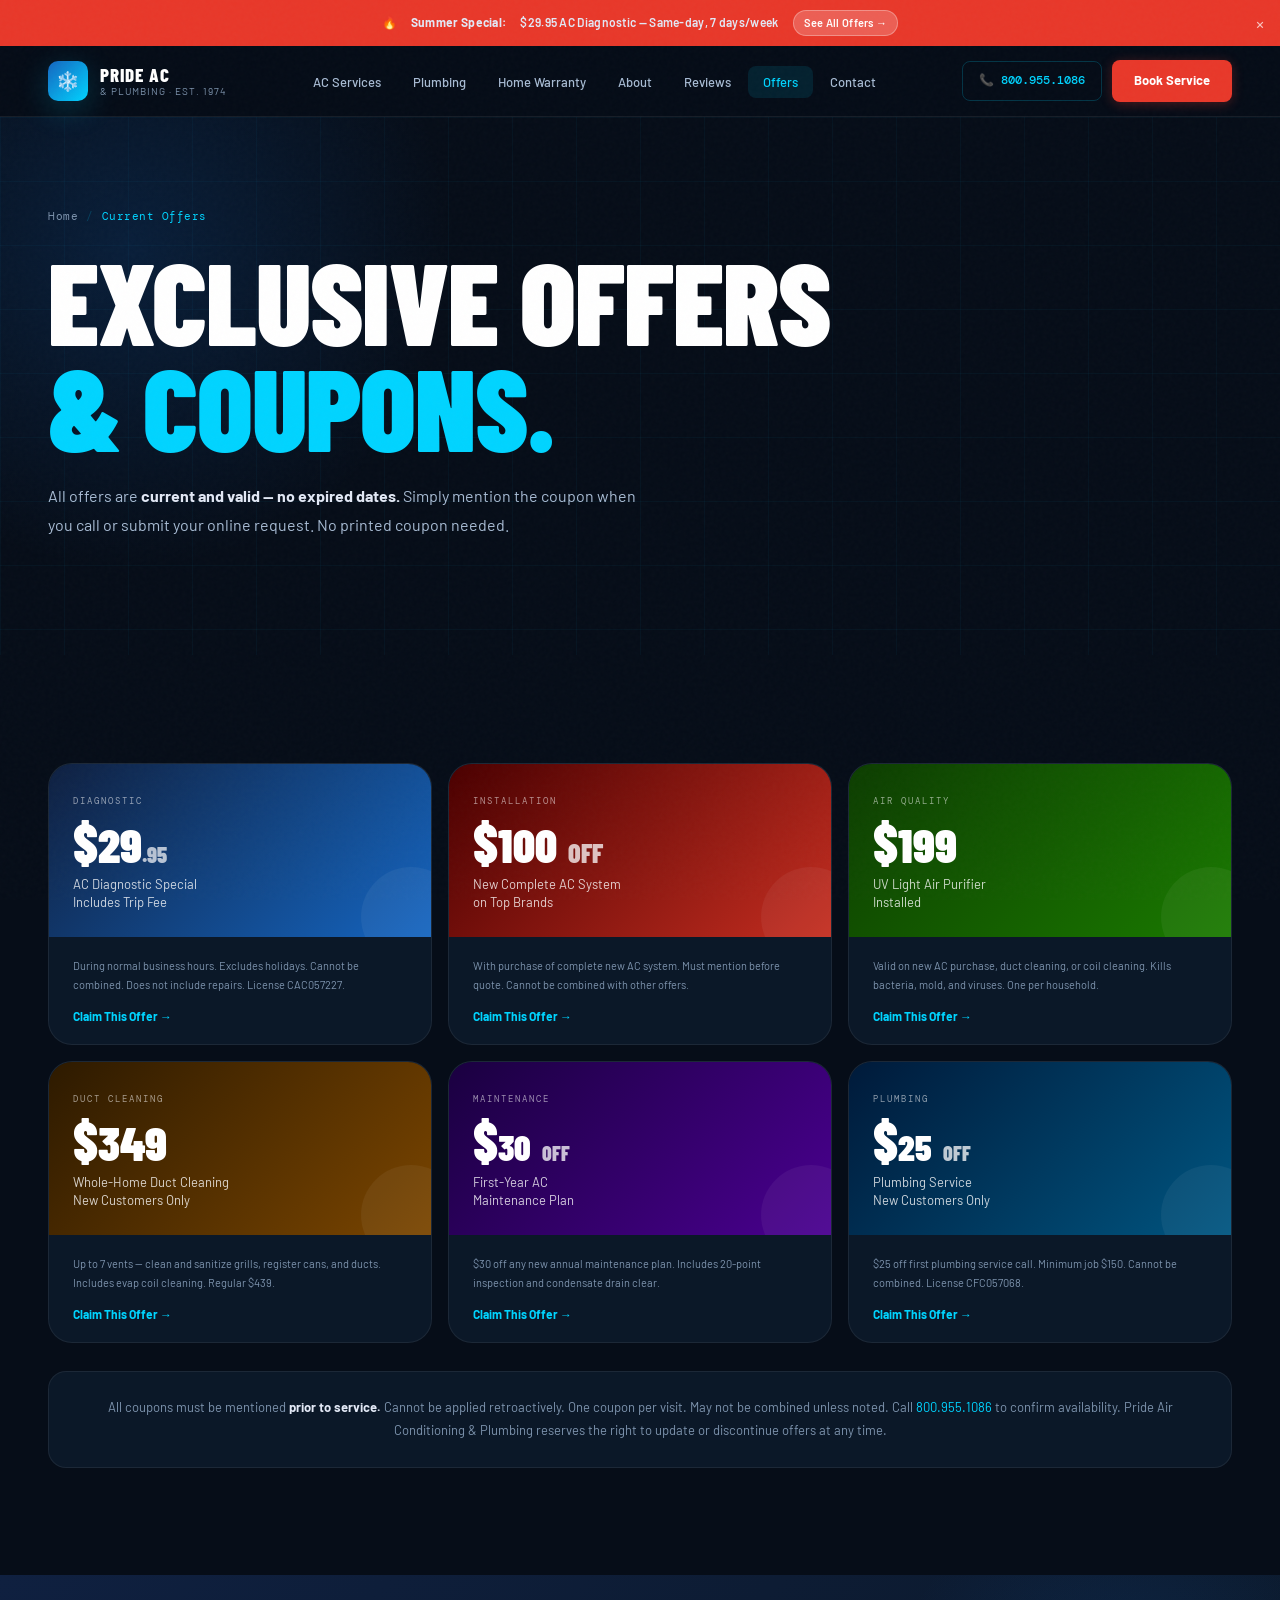
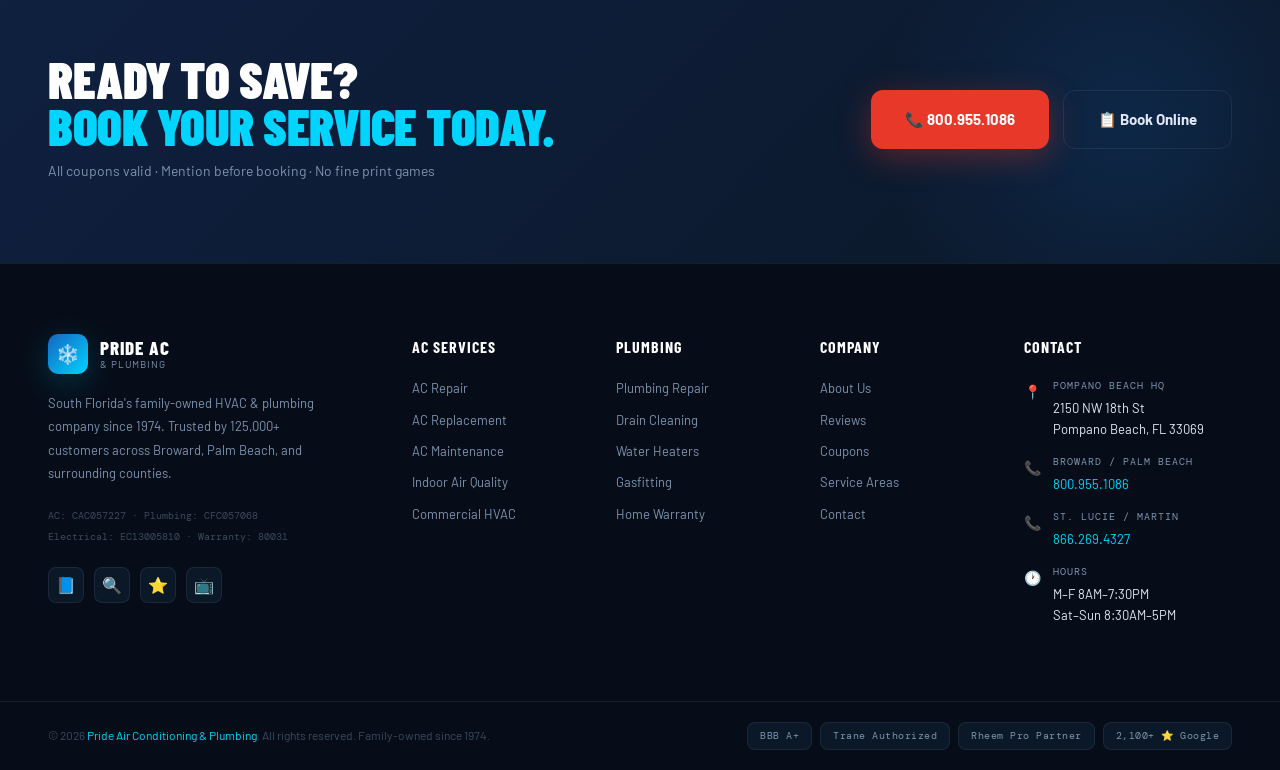
<file: pages/offers.html>
<!DOCTYPE html>
<html lang="en">
<head>
<meta charset="UTF-8">
<meta name="viewport" content="width=device-width,initial-scale=1.0">
<title>AC & Plumbing Coupons South Florida | Current Offers | Pride AC</title>
<meta name="description" content="Current coupons and promotions from Pride Air Conditioning & Plumbing. All offers valid — no expired dates. Save on AC repair, installation, duct cleaning and more.">
<meta name="keywords" content="AC coupons South Florida, HVAC discounts Broward, air conditioning deals Pompano Beach, Pride AC promotions">
<meta name="robots" content="index,follow">
<meta name="author" content="Pride Air Conditioning &amp; Plumbing">
<link rel="canonical" href="https://www.prideac.com/pages/offers.html">
<meta property="og:type" content="website">
<meta property="og:url" content="https://www.prideac.com/pages/offers.html">
<meta property="og:title" content="AC & Plumbing Coupons South Florida | Current Offers | Pride AC">
<meta property="og:description" content="Current coupons and promotions from Pride Air Conditioning & Plumbing. All offers valid — no expired dates. Save on AC repair, installation, duct cleaning and more.">
<meta property="og:image" content="https://www.prideac.com/images/og-home.jpg">
<meta name="twitter:card" content="summary_large_image">
<meta name="twitter:title" content="AC & Plumbing Coupons South Florida | Current Offers | Pride AC">
<meta name="twitter:description" content="Current coupons and promotions from Pride Air Conditioning & Plumbing. All offers valid — no expired dates. Save on AC repair, installation, duct cleaning and more.">
<meta name="geo.region" content="US-FL">
<meta name="geo.placename" content="Pompano Beach, Florida">
<meta name="geo.position" content="26.2379;-80.1248">
<meta name="ICBM" content="26.2379, -80.1248">
<link rel="stylesheet" href="../css/global.css">
<link rel="icon" type="image/svg+xml" href="../images/favicon.svg">
<style>
.phero{position:relative;padding:90px 0 80px;overflow:hidden;background:var(--navy);}
.phero-grid{position:absolute;inset:0;background-image:linear-gradient(rgba(0,212,255,.04) 1px,transparent 1px),linear-gradient(90deg,rgba(0,212,255,.04) 1px,transparent 1px);background-size:64px 64px;animation:pg 26s linear infinite;}
@keyframes pg{0%{background-position:0 0}100%{background-position:64px 64px}}
.phero-glow{position:absolute;border-radius:50%;pointer-events:none;width:700px;height:700px;background:radial-gradient(circle,rgba(21,101,192,.20) 0%,transparent 65%);top:-220px;left:-220px;animation:gp 10s ease-in-out infinite;}
@keyframes gp{0%,100%{transform:scale(1)}50%{transform:scale(1.07)}}
.phero-inner{position:relative;z-index:2;}
.bc{display:flex;align-items:center;gap:8px;font-size:11px;color:var(--gray);margin-bottom:22px;font-family:'DM Mono',monospace;letter-spacing:.5px;}
.bc a{color:var(--gray);transition:var(--t);} .bc a:hover{color:var(--cyan);}
.bc-s{color:var(--border-cyan);} .bc-c{color:var(--cyan);}
.ph1{font-size:clamp(58px,9vw,118px);color:white;margin-bottom:22px;line-height:.92;font-family:'Barlow Condensed',sans-serif;font-weight:900;text-transform:uppercase;letter-spacing:-1px;}
.ph1 .ac{color:var(--cyan);}
.ph1 .ar{color:var(--red);}
.phs{font-size:16px;color:var(--gray-light);max-width:600px;line-height:1.82;margin-bottom:36px;}
.phs strong{color:var(--off-white);}
.phctas{display:flex;flex-wrap:wrap;gap:14px;}
@media(max-width:768px){.ph1{font-size:clamp(52px,13vw,80px);}}
</style>
</head>
<body><div id="scroll-progress"></div>
<div id="toast"><span class="toast-icon">✓</span><span id="toast-msg"></span></div>
<div class="announce-bar" id="ann">
  🔥 <strong>Summer Special:</strong> $29.95 AC Diagnostic — Same-day, 7 days/week
  <a href="offers.html">See All Offers →</a>
  <button class="announce-close" onclick="document.getElementById('ann').style.display='none'">×</button>
</div><nav class="main-nav" id="main-nav"><div class="nav-inner">
  <a href="../index.html" class="nav-logo"><div class="nav-logo-icon">❄️</div>
    <div class="nav-logo-text"><span class="nav-logo-name">Pride AC</span><span class="nav-logo-sub">&amp; Plumbing · Est. 1974</span></div></a>
  <ul class="nav-links"><li><a href="ac-repair.html">AC Services</a></li><li><a href="plumbing.html">Plumbing</a></li><li><a href="home-warranty.html">Home Warranty</a></li><li><a href="about.html">About</a></li><li><a href="reviews.html">Reviews</a></li><li><a href="offers.html"  class="active">Offers</a></li><li><a href="contact.html">Contact</a></li></ul>
  <div class="nav-actions">
    <a href="tel:8009551086" class="btn-nav-call">📞 800.955.1086</a>
    <a href="contact.html" class="btn-nav-book btn">Book Service</a>
  </div>
  <button class="nav-hamburger" id="hamburger" aria-label="Open menu" aria-expanded="false"><span></span><span></span><span></span></button>
</div></nav>
<nav class="nav-drawer" id="nav-drawer" aria-hidden="true">
  <a href="ac-repair.html">❄️ AC Services</a><a href="plumbing.html">💧 Plumbing</a><a href="home-warranty.html">🛡️ Home Warranty</a><a href="about.html">🏠 About Us</a><a href="reviews.html">⭐ Reviews</a><a href="offers.html">🏷️ Offers</a><a href="service-areas.html">📍 Service Areas</a><a href="contact.html">✉️ Contact</a>
  <div class="drawer-ctas">
    <a href="tel:8009551086" class="dc-call">📞 800.955.1086</a>
    <a href="contact.html" class="dc-book">📋 Book Service</a>
  </div>
</nav>
<section class="phero"><div class="phero-grid"></div><div class="phero-glow"></div>
  <div class="container phero-inner">
    <div class="bc"><a href="../index.html">Home</a><span class="bc-s">/</span><span class="bc-c">Current Offers</span></div>
    <h1 class="ph1 reveal up">Exclusive Offers<br><span class="ac">&amp; Coupons.</span></h1>
    <p class="phs reveal up d1">All offers are <strong>current and valid — no expired dates.</strong> Simply mention the coupon when you call or submit your online request. No printed coupon needed.</p>
  </div>
</section>
<section class="section" style="background:var(--navy)"><div class="container">
  <div style="display:grid;grid-template-columns:repeat(3,1fr);gap:16px;">
<div style="background:var(--navy2);border:1px solid var(--border);border-radius:var(--r-xl);overflow:hidden;transition:var(--t);" class="reveal up" onmouseover="this.style.transform='translateY(-6px)';this.style.borderColor='var(--border-cyan)'" onmouseout="this.style.transform='';this.style.borderColor='var(--border)'">
  <div style="background:linear-gradient(135deg,#0f2040,#1565c0);padding:30px 24px 26px;position:relative;overflow:hidden;min-height:155px;display:flex;flex-direction:column;justify-content:flex-end;">
    <div style="position:absolute;bottom:-30px;right:-30px;width:100px;height:100px;background:rgba(255,255,255,.05);border-radius:50%;"></div>
    <div style="font-size:9px;font-family:'DM Mono',monospace;letter-spacing:2px;color:rgba(255,255,255,.55);margin-bottom:6px;text-transform:uppercase;">Diagnostic</div>
    <div style="font-family:'Barlow Condensed',sans-serif;font-weight:900;color:white;line-height:1;font-size:54px;margin-bottom:6px;">$<span style='font-size:48px'>29</span><span style='font-size:22px;color:rgba(255,255,255,.7)'>.95</span></div>
    <div style="font-size:13px;color:rgba(255,255,255,.8);line-height:1.4;">AC Diagnostic Special<br>Includes Trip Fee</div>
  </div>
  <div style="padding:20px 24px;">
    <p style="font-size:11px;color:var(--gray);line-height:1.7;margin-bottom:14px;">During normal business hours. Excludes holidays. Cannot be combined. Does not include repairs. License CAC057227.</p>
    <button onclick="claimOffer('$29.95 AC Diagnostic')" style="display:flex;align-items:center;gap:6px;font-size:12px;color:var(--cyan);font-weight:700;background:none;border:none;cursor:pointer;font-family:'Barlow',sans-serif;padding:0;transition:all .2s;" onmouseover="this.style.gap='10px'" onmouseout="this.style.gap='6px'">Claim This Offer →</button>
  </div>
</div><div style="background:var(--navy2);border:1px solid var(--border);border-radius:var(--r-xl);overflow:hidden;transition:var(--t);" class="reveal up" onmouseover="this.style.transform='translateY(-6px)';this.style.borderColor='var(--border-cyan)'" onmouseout="this.style.transform='';this.style.borderColor='var(--border)'">
  <div style="background:linear-gradient(135deg,#4a0000,#c42d20);padding:30px 24px 26px;position:relative;overflow:hidden;min-height:155px;display:flex;flex-direction:column;justify-content:flex-end;">
    <div style="position:absolute;bottom:-30px;right:-30px;width:100px;height:100px;background:rgba(255,255,255,.05);border-radius:50%;"></div>
    <div style="font-size:9px;font-family:'DM Mono',monospace;letter-spacing:2px;color:rgba(255,255,255,.55);margin-bottom:6px;text-transform:uppercase;">Installation</div>
    <div style="font-family:'Barlow Condensed',sans-serif;font-weight:900;color:white;line-height:1;font-size:54px;margin-bottom:6px;">$<span style='font-size:48px'>100</span> <span style='font-size:26px;color:rgba(255,255,255,.75)'>OFF</span></div>
    <div style="font-size:13px;color:rgba(255,255,255,.8);line-height:1.4;">New Complete AC System<br>on Top Brands</div>
  </div>
  <div style="padding:20px 24px;">
    <p style="font-size:11px;color:var(--gray);line-height:1.7;margin-bottom:14px;">With purchase of complete new AC system. Must mention before quote. Cannot be combined with other offers.</p>
    <button onclick="claimOffer('$100 OFF New AC Install')" style="display:flex;align-items:center;gap:6px;font-size:12px;color:var(--cyan);font-weight:700;background:none;border:none;cursor:pointer;font-family:'Barlow',sans-serif;padding:0;transition:all .2s;" onmouseover="this.style.gap='10px'" onmouseout="this.style.gap='6px'">Claim This Offer →</button>
  </div>
</div><div style="background:var(--navy2);border:1px solid var(--border);border-radius:var(--r-xl);overflow:hidden;transition:var(--t);" class="reveal up" onmouseover="this.style.transform='translateY(-6px)';this.style.borderColor='var(--border-cyan)'" onmouseout="this.style.transform='';this.style.borderColor='var(--border)'">
  <div style="background:linear-gradient(135deg,#0d3d00,#1a7a00);padding:30px 24px 26px;position:relative;overflow:hidden;min-height:155px;display:flex;flex-direction:column;justify-content:flex-end;">
    <div style="position:absolute;bottom:-30px;right:-30px;width:100px;height:100px;background:rgba(255,255,255,.05);border-radius:50%;"></div>
    <div style="font-size:9px;font-family:'DM Mono',monospace;letter-spacing:2px;color:rgba(255,255,255,.55);margin-bottom:6px;text-transform:uppercase;">Air Quality</div>
    <div style="font-family:'Barlow Condensed',sans-serif;font-weight:900;color:white;line-height:1;font-size:54px;margin-bottom:6px;">$<span style='font-size:48px'>199</span></div>
    <div style="font-size:13px;color:rgba(255,255,255,.8);line-height:1.4;">UV Light Air Purifier<br>Installed</div>
  </div>
  <div style="padding:20px 24px;">
    <p style="font-size:11px;color:var(--gray);line-height:1.7;margin-bottom:14px;">Valid on new AC purchase, duct cleaning, or coil cleaning. Kills bacteria, mold, and viruses. One per household.</p>
    <button onclick="claimOffer('$199 UV Light Install')" style="display:flex;align-items:center;gap:6px;font-size:12px;color:var(--cyan);font-weight:700;background:none;border:none;cursor:pointer;font-family:'Barlow',sans-serif;padding:0;transition:all .2s;" onmouseover="this.style.gap='10px'" onmouseout="this.style.gap='6px'">Claim This Offer →</button>
  </div>
</div><div style="background:var(--navy2);border:1px solid var(--border);border-radius:var(--r-xl);overflow:hidden;transition:var(--t);" class="reveal up" onmouseover="this.style.transform='translateY(-6px)';this.style.borderColor='var(--border-cyan)'" onmouseout="this.style.transform='';this.style.borderColor='var(--border)'">
  <div style="background:linear-gradient(135deg,#2d1a00,#7a4500);padding:30px 24px 26px;position:relative;overflow:hidden;min-height:155px;display:flex;flex-direction:column;justify-content:flex-end;">
    <div style="position:absolute;bottom:-30px;right:-30px;width:100px;height:100px;background:rgba(255,255,255,.05);border-radius:50%;"></div>
    <div style="font-size:9px;font-family:'DM Mono',monospace;letter-spacing:2px;color:rgba(255,255,255,.55);margin-bottom:6px;text-transform:uppercase;">Duct Cleaning</div>
    <div style="font-family:'Barlow Condensed',sans-serif;font-weight:900;color:white;line-height:1;font-size:54px;margin-bottom:6px;">$<span style='font-size:48px'>349</span></div>
    <div style="font-size:13px;color:rgba(255,255,255,.8);line-height:1.4;">Whole-Home Duct Cleaning<br>New Customers Only</div>
  </div>
  <div style="padding:20px 24px;">
    <p style="font-size:11px;color:var(--gray);line-height:1.7;margin-bottom:14px;">Up to 7 vents — clean and sanitize grills, register cans, and ducts. Includes evap coil cleaning. Regular $439.</p>
    <button onclick="claimOffer('$349 Duct Cleaning')" style="display:flex;align-items:center;gap:6px;font-size:12px;color:var(--cyan);font-weight:700;background:none;border:none;cursor:pointer;font-family:'Barlow',sans-serif;padding:0;transition:all .2s;" onmouseover="this.style.gap='10px'" onmouseout="this.style.gap='6px'">Claim This Offer →</button>
  </div>
</div><div style="background:var(--navy2);border:1px solid var(--border);border-radius:var(--r-xl);overflow:hidden;transition:var(--t);" class="reveal up" onmouseover="this.style.transform='translateY(-6px)';this.style.borderColor='var(--border-cyan)'" onmouseout="this.style.transform='';this.style.borderColor='var(--border)'">
  <div style="background:linear-gradient(135deg,#1a0040,#4a0090);padding:30px 24px 26px;position:relative;overflow:hidden;min-height:155px;display:flex;flex-direction:column;justify-content:flex-end;">
    <div style="position:absolute;bottom:-30px;right:-30px;width:100px;height:100px;background:rgba(255,255,255,.05);border-radius:50%;"></div>
    <div style="font-size:9px;font-family:'DM Mono',monospace;letter-spacing:2px;color:rgba(255,255,255,.55);margin-bottom:6px;text-transform:uppercase;">Maintenance</div>
    <div style="font-family:'Barlow Condensed',sans-serif;font-weight:900;color:white;line-height:1;font-size:54px;margin-bottom:6px;">$<span style='font-size:36px'>30</span> <span style='font-size:20px;color:rgba(255,255,255,.75)'>OFF</span></div>
    <div style="font-size:13px;color:rgba(255,255,255,.8);line-height:1.4;">First-Year AC<br>Maintenance Plan</div>
  </div>
  <div style="padding:20px 24px;">
    <p style="font-size:11px;color:var(--gray);line-height:1.7;margin-bottom:14px;">$30 off any new annual maintenance plan. Includes 20-point inspection and condensate drain clear.</p>
    <button onclick="claimOffer('$30 OFF Maintenance Plan')" style="display:flex;align-items:center;gap:6px;font-size:12px;color:var(--cyan);font-weight:700;background:none;border:none;cursor:pointer;font-family:'Barlow',sans-serif;padding:0;transition:all .2s;" onmouseover="this.style.gap='10px'" onmouseout="this.style.gap='6px'">Claim This Offer →</button>
  </div>
</div><div style="background:var(--navy2);border:1px solid var(--border);border-radius:var(--r-xl);overflow:hidden;transition:var(--t);" class="reveal up" onmouseover="this.style.transform='translateY(-6px)';this.style.borderColor='var(--border-cyan)'" onmouseout="this.style.transform='';this.style.borderColor='var(--border)'">
  <div style="background:linear-gradient(135deg,#001a3a,#005580);padding:30px 24px 26px;position:relative;overflow:hidden;min-height:155px;display:flex;flex-direction:column;justify-content:flex-end;">
    <div style="position:absolute;bottom:-30px;right:-30px;width:100px;height:100px;background:rgba(255,255,255,.05);border-radius:50%;"></div>
    <div style="font-size:9px;font-family:'DM Mono',monospace;letter-spacing:2px;color:rgba(255,255,255,.55);margin-bottom:6px;text-transform:uppercase;">Plumbing</div>
    <div style="font-family:'Barlow Condensed',sans-serif;font-weight:900;color:white;line-height:1;font-size:54px;margin-bottom:6px;">$<span style='font-size:36px'>25</span> <span style='font-size:20px;color:rgba(255,255,255,.75)'>OFF</span></div>
    <div style="font-size:13px;color:rgba(255,255,255,.8);line-height:1.4;">Plumbing Service<br>New Customers Only</div>
  </div>
  <div style="padding:20px 24px;">
    <p style="font-size:11px;color:var(--gray);line-height:1.7;margin-bottom:14px;">$25 off first plumbing service call. Minimum job $150. Cannot be combined. License CFC057068.</p>
    <button onclick="claimOffer('$25 OFF Plumbing')" style="display:flex;align-items:center;gap:6px;font-size:12px;color:var(--cyan);font-weight:700;background:none;border:none;cursor:pointer;font-family:'Barlow',sans-serif;padding:0;transition:all .2s;" onmouseover="this.style.gap='10px'" onmouseout="this.style.gap='6px'">Claim This Offer →</button>
  </div>
</div>
  </div>
  <div style="background:var(--navy2);border:1px solid var(--border);border-radius:var(--r-lg);padding:24px 32px;margin-top:28px;text-align:center;" class="reveal up">
    <p style="font-size:13px;color:var(--gray);line-height:1.8;">All coupons must be mentioned <strong style="color:var(--off-white)">prior to service.</strong> Cannot be applied retroactively. One coupon per visit. May not be combined unless noted. Call <a href="tel:8009551086" style="color:var(--cyan)">800.955.1086</a> to confirm availability. Pride Air Conditioning &amp; Plumbing reserves the right to update or discontinue offers at any time.</p>
  </div>
</div></section>
<div class="cta-band"><div class="container"><div class="cta-band-inner">
  <div class="reveal left">
    <h2 class="display cta-band-title">Ready to Save?<br><span style="color:var(--cyan)">Book Your Service Today.</span></h2>
    <p class="cta-band-sub">All coupons valid · Mention before booking · No fine print games</p>
  </div>
  <div class="cta-band-actions reveal right">
    <a href="tel:8009551086" class="btn btn-red btn-lg">📞 800.955.1086</a>
    <a href="contact.html" class="btn btn-outline btn-lg">📋 Book Online</a>
  </div>
</div></div></div><footer>
  <div class="footer-main">
    <div>
      <div class="footer-logo"><div class="nav-logo-icon">❄️</div>
        <div class="nav-logo-text"><span class="nav-logo-name">Pride AC</span><span class="nav-logo-sub">&amp; Plumbing</span></div>
      </div>
      <p class="footer-tagline">South Florida's family-owned HVAC &amp; plumbing company since 1974. Trusted by 125,000+ customers across Broward, Palm Beach, and surrounding counties.</p>
      <div class="footer-licenses">AC: CAC057227 · Plumbing: CFC057068<br>Electrical: EC13005810 · Warranty: 80031</div>
      <div class="footer-socials">
        <a href="#" class="social-btn" aria-label="Facebook">📘</a>
        <a href="#" class="social-btn" aria-label="Google">🔍</a>
        <a href="#" class="social-btn" aria-label="Yelp">⭐</a>
        <a href="#" class="social-btn" aria-label="YouTube">📺</a>
      </div>
    </div>
    <div class="footer-col"><h4>AC Services</h4><ul>
      <li><a href="ac-repair.html">AC Repair</a></li>
      <li><a href="ac-replacement.html">AC Replacement</a></li>
      <li><a href="ac-maintenance.html">AC Maintenance</a></li>
      <li><a href="air-quality.html">Indoor Air Quality</a></li>
      <li><a href="commercial.html">Commercial HVAC</a></li>
    </ul></div>
    <div class="footer-col"><h4>Plumbing</h4><ul>
      <li><a href="plumbing.html">Plumbing Repair</a></li>
      <li><a href="plumbing.html#drain">Drain Cleaning</a></li>
      <li><a href="plumbing.html#water-heater">Water Heaters</a></li>
      <li><a href="plumbing.html#gasfitting">Gasfitting</a></li>
      <li><a href="home-warranty.html">Home Warranty</a></li>
    </ul></div>
    <div class="footer-col"><h4>Company</h4><ul>
      <li><a href="about.html">About Us</a></li>
      <li><a href="reviews.html">Reviews</a></li>
      <li><a href="offers.html">Coupons</a></li>
      <li><a href="service-areas.html">Service Areas</a></li>
      <li><a href="contact.html">Contact</a></li>
    </ul></div>
    <div class="footer-col"><h4>Contact</h4>
      <div class="fci"><span class="fci-icon">📍</span><div>
        <div class="fci-label">Pompano Beach HQ</div>
        <div class="fci-text">2150 NW 18th St<br>Pompano Beach, FL 33069</div>
      </div></div>
      <div class="fci"><span class="fci-icon">📞</span><div>
        <div class="fci-label">Broward / Palm Beach</div>
        <div class="fci-text"><a href="tel:8009551086">800.955.1086</a></div>
      </div></div>
      <div class="fci"><span class="fci-icon">📞</span><div>
        <div class="fci-label">St. Lucie / Martin</div>
        <div class="fci-text"><a href="tel:8662694327">866.269.4327</a></div>
      </div></div>
      <div class="fci"><span class="fci-icon">🕐</span><div>
        <div class="fci-label">Hours</div>
        <div class="fci-text">M–F 8AM–7:30PM<br>Sat–Sun 8:30AM–5PM</div>
      </div></div>
    </div>
  </div>
  <div class="footer-bottom">
    <div class="footer-copy">© 2026 <span>Pride Air Conditioning &amp; Plumbing</span>. All rights reserved. Family-owned since 1974.</div>
    <div class="footer-certs">
      <span class="footer-cert">BBB A+</span>
      <span class="footer-cert">Trane Authorized</span>
      <span class="footer-cert">Rheem Pro Partner</span>
      <span class="footer-cert">2,100+ ⭐ Google</span>
    </div>
  </div>
</footer>
<div class="mobile-sticky">
  <a href="tel:8009551086" class="ms-call">📞 Call Now</a>
  <a href="contact.html" class="ms-book">📋 Book Online</a>
</div>
<script src="../js/global.js"></script>
</body></html>
</file>
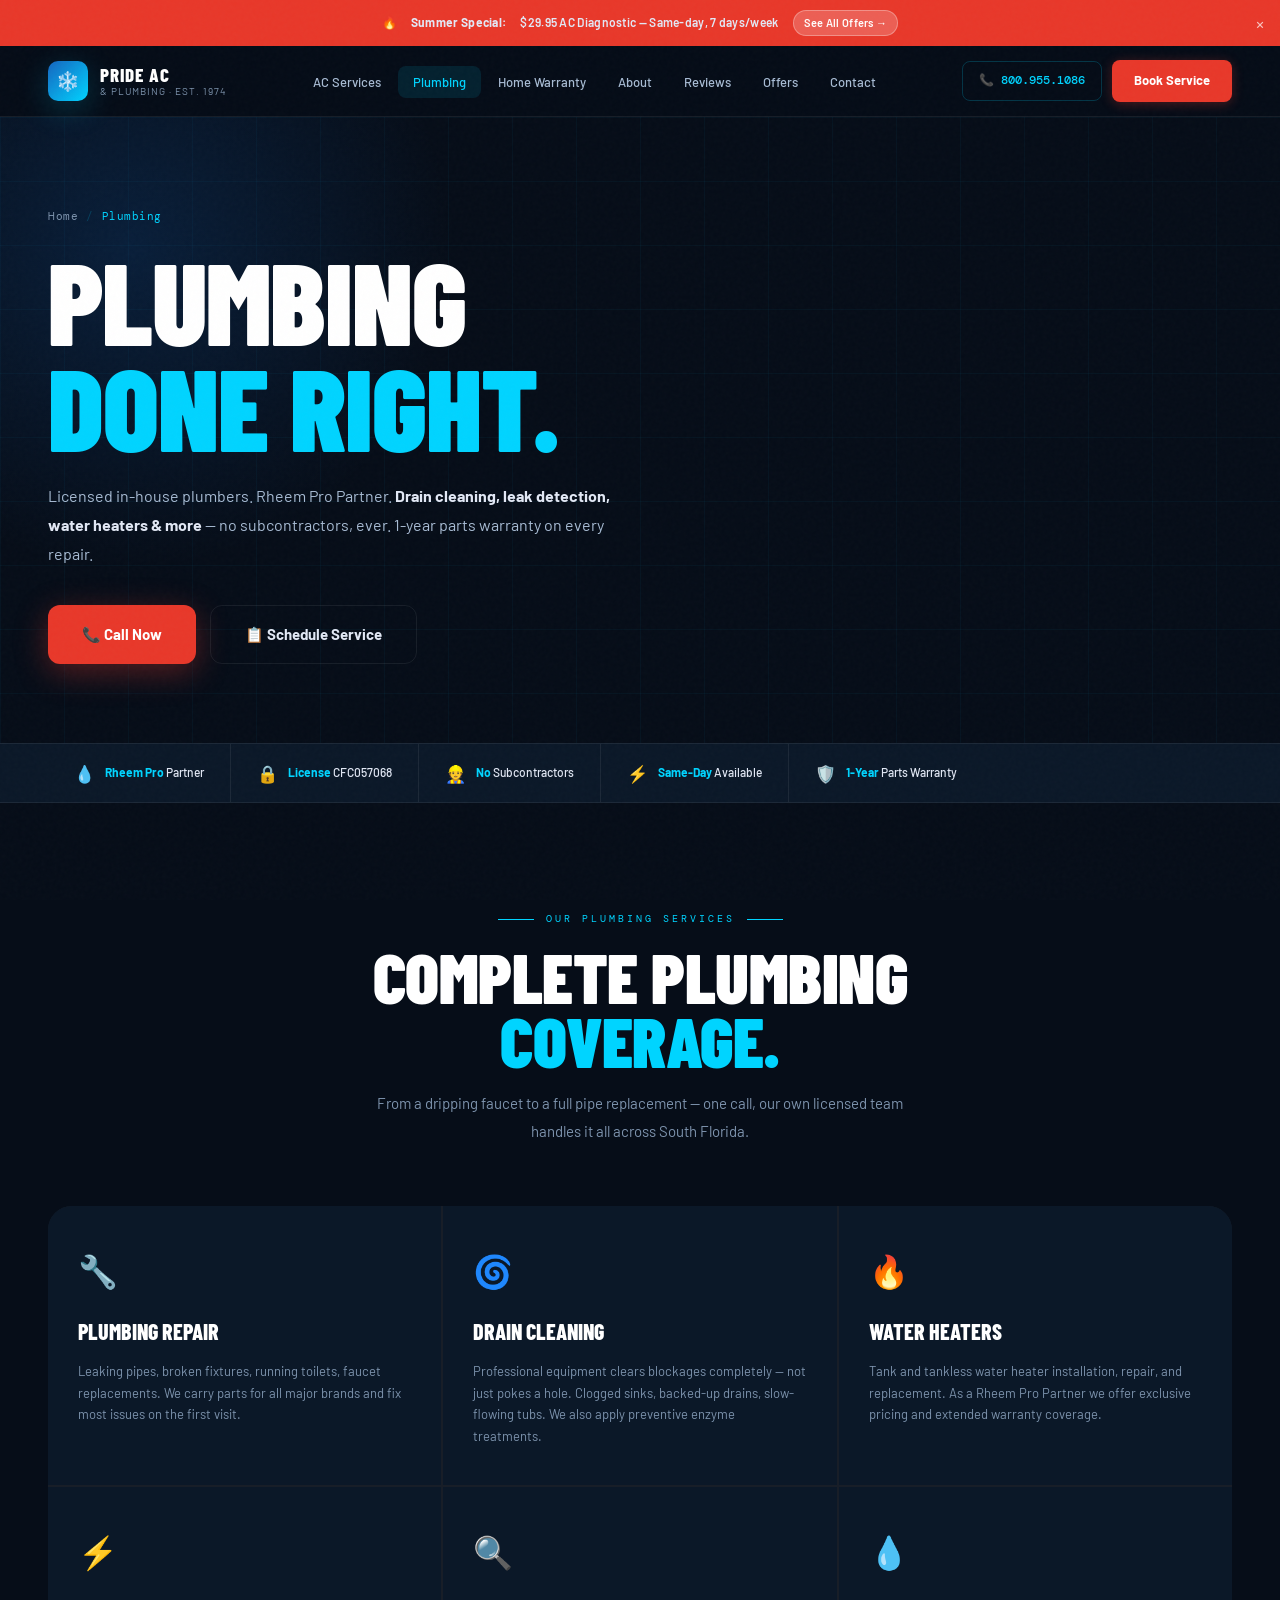
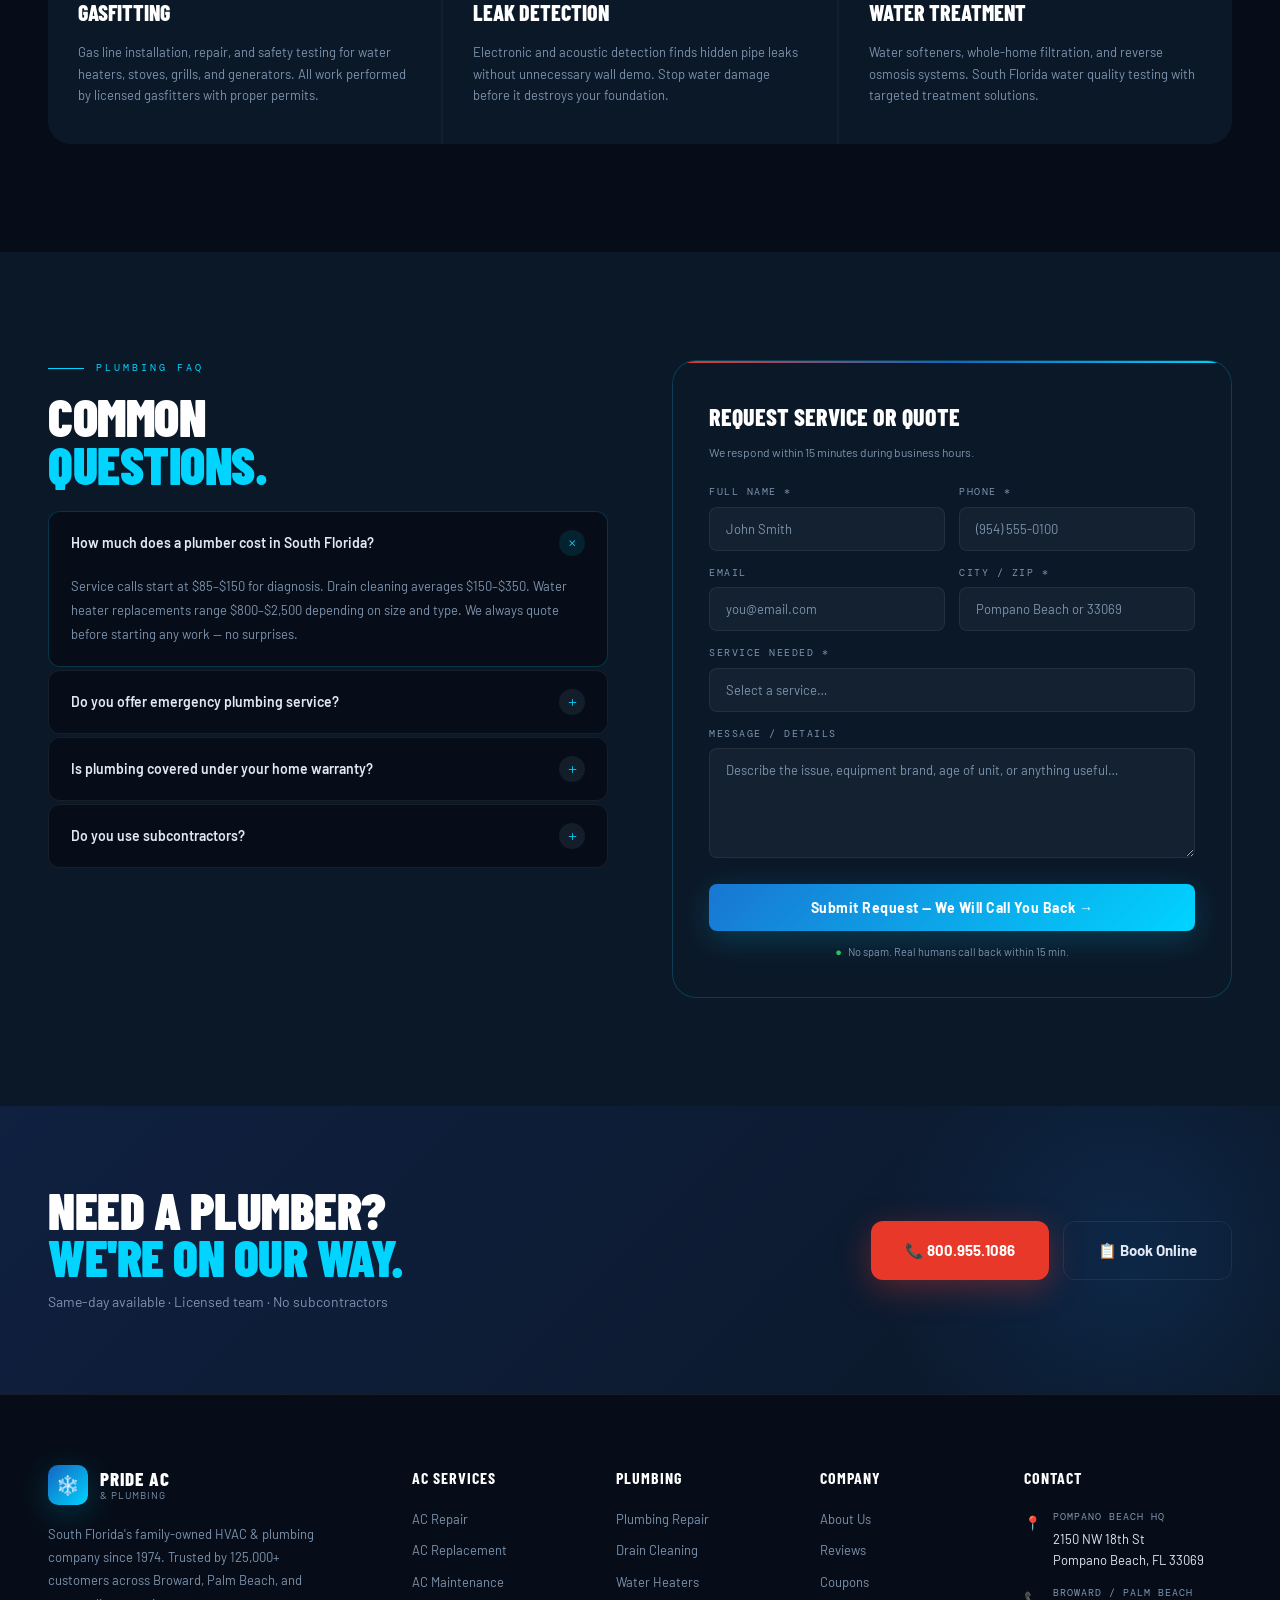
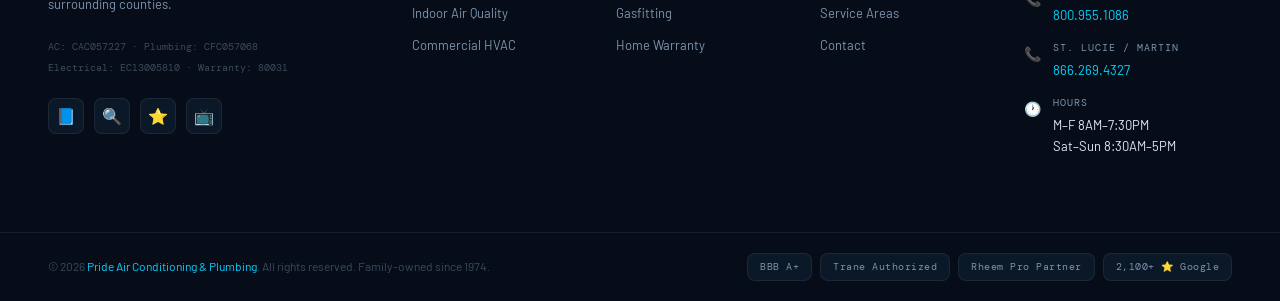
<file: pages/plumbing.html>
<!DOCTYPE html>
<html lang="en">
<head>
<meta charset="UTF-8">
<meta name="viewport" content="width=device-width,initial-scale=1.0">
<title>Plumbing Services South Florida | Drain Cleaning & Water Heaters | Pride AC</title>
<meta name="description" content="Expert plumbing repair, drain cleaning, water heater service across Broward & Palm Beach. Rheem Pro Partner. No subcontractors. Call 800.955.1086.">
<meta name="keywords" content="plumbing repair South Florida, drain cleaning Broward, water heater Pompano Beach, plumber Fort Lauderdale">
<meta name="robots" content="index,follow">
<meta name="author" content="Pride Air Conditioning &amp; Plumbing">
<link rel="canonical" href="https://www.prideac.com/pages/plumbing.html">
<meta property="og:type" content="website">
<meta property="og:url" content="https://www.prideac.com/pages/plumbing.html">
<meta property="og:title" content="Plumbing Services South Florida | Drain Cleaning & Water Heaters | Pride AC">
<meta property="og:description" content="Expert plumbing repair, drain cleaning, water heater service across Broward & Palm Beach. Rheem Pro Partner. No subcontractors. Call 800.955.1086.">
<meta property="og:image" content="https://www.prideac.com/images/og-home.jpg">
<meta name="twitter:card" content="summary_large_image">
<meta name="twitter:title" content="Plumbing Services South Florida | Drain Cleaning & Water Heaters | Pride AC">
<meta name="twitter:description" content="Expert plumbing repair, drain cleaning, water heater service across Broward & Palm Beach. Rheem Pro Partner. No subcontractors. Call 800.955.1086.">
<meta name="geo.region" content="US-FL">
<meta name="geo.placename" content="Pompano Beach, Florida">
<meta name="geo.position" content="26.2379;-80.1248">
<meta name="ICBM" content="26.2379, -80.1248">
<link rel="stylesheet" href="../css/global.css">
<link rel="icon" type="image/svg+xml" href="../images/favicon.svg">
<style>
.phero{position:relative;padding:90px 0 80px;overflow:hidden;background:var(--navy);}
.phero-grid{position:absolute;inset:0;background-image:linear-gradient(rgba(0,212,255,.04) 1px,transparent 1px),linear-gradient(90deg,rgba(0,212,255,.04) 1px,transparent 1px);background-size:64px 64px;animation:pg 26s linear infinite;}
@keyframes pg{0%{background-position:0 0}100%{background-position:64px 64px}}
.phero-glow{position:absolute;border-radius:50%;pointer-events:none;width:700px;height:700px;background:radial-gradient(circle,rgba(21,101,192,.20) 0%,transparent 65%);top:-220px;left:-220px;animation:gp 10s ease-in-out infinite;}
@keyframes gp{0%,100%{transform:scale(1)}50%{transform:scale(1.07)}}
.phero-inner{position:relative;z-index:2;}
.bc{display:flex;align-items:center;gap:8px;font-size:11px;color:var(--gray);margin-bottom:22px;font-family:'DM Mono',monospace;letter-spacing:.5px;}
.bc a{color:var(--gray);transition:var(--t);} .bc a:hover{color:var(--cyan);}
.bc-s{color:var(--border-cyan);} .bc-c{color:var(--cyan);}
.ph1{font-size:clamp(58px,9vw,118px);color:white;margin-bottom:22px;line-height:.92;font-family:'Barlow Condensed',sans-serif;font-weight:900;text-transform:uppercase;letter-spacing:-1px;}
.ph1 .ac{color:var(--cyan);}
.ph1 .ar{color:var(--red);}
.phs{font-size:16px;color:var(--gray-light);max-width:600px;line-height:1.82;margin-bottom:36px;}
.phs strong{color:var(--off-white);}
.phctas{display:flex;flex-wrap:wrap;gap:14px;}
@media(max-width:768px){.ph1{font-size:clamp(52px,13vw,80px);}}
</style>
</head>
<body><div id="scroll-progress"></div>
<div id="toast"><span class="toast-icon">✓</span><span id="toast-msg"></span></div>
<div class="announce-bar" id="ann">
  🔥 <strong>Summer Special:</strong> $29.95 AC Diagnostic — Same-day, 7 days/week
  <a href="offers.html">See All Offers →</a>
  <button class="announce-close" onclick="document.getElementById('ann').style.display='none'">×</button>
</div><nav class="main-nav" id="main-nav"><div class="nav-inner">
  <a href="../index.html" class="nav-logo"><div class="nav-logo-icon">❄️</div>
    <div class="nav-logo-text"><span class="nav-logo-name">Pride AC</span><span class="nav-logo-sub">&amp; Plumbing · Est. 1974</span></div></a>
  <ul class="nav-links"><li><a href="ac-repair.html">AC Services</a></li><li><a href="plumbing.html"  class="active">Plumbing</a></li><li><a href="home-warranty.html">Home Warranty</a></li><li><a href="about.html">About</a></li><li><a href="reviews.html">Reviews</a></li><li><a href="offers.html">Offers</a></li><li><a href="contact.html">Contact</a></li></ul>
  <div class="nav-actions">
    <a href="tel:8009551086" class="btn-nav-call">📞 800.955.1086</a>
    <a href="contact.html" class="btn-nav-book btn">Book Service</a>
  </div>
  <button class="nav-hamburger" id="hamburger" aria-label="Open menu" aria-expanded="false"><span></span><span></span><span></span></button>
</div></nav>
<nav class="nav-drawer" id="nav-drawer" aria-hidden="true">
  <a href="ac-repair.html">❄️ AC Services</a><a href="plumbing.html">💧 Plumbing</a><a href="home-warranty.html">🛡️ Home Warranty</a><a href="about.html">🏠 About Us</a><a href="reviews.html">⭐ Reviews</a><a href="offers.html">🏷️ Offers</a><a href="service-areas.html">📍 Service Areas</a><a href="contact.html">✉️ Contact</a>
  <div class="drawer-ctas">
    <a href="tel:8009551086" class="dc-call">📞 800.955.1086</a>
    <a href="contact.html" class="dc-book">📋 Book Service</a>
  </div>
</nav>
<section class="phero"><div class="phero-grid"></div><div class="phero-glow"></div>
  <div class="container phero-inner">
    <div class="bc"><a href="../index.html">Home</a><span class="bc-s">/</span><span class="bc-c">Plumbing</span></div>
    <h1 class="ph1 reveal up">Plumbing<br><span class="ac">Done Right.</span></h1>
    <p class="phs reveal up d1">Licensed in-house plumbers. Rheem Pro Partner. <strong>Drain cleaning, leak detection, water heaters &amp; more</strong> — no subcontractors, ever. 1-year parts warranty on every repair.</p>
    <div class="phctas reveal up d2">
      <a href="tel:8009551086" class="btn btn-red btn-lg">📞 Call Now</a>
      <a href="contact.html" class="btn btn-outline btn-lg">📋 Schedule Service</a>
    </div>
  </div>
</section>
<div class="trust-bar"><div class="trust-bar-inner"><div class="trust-item"><span class="trust-icon">💧</span><span class="trust-text"><em>Rheem Pro</em> Partner</span></div><div class="trust-item"><span class="trust-icon">🔒</span><span class="trust-text"><em>License</em> CFC057068</span></div><div class="trust-item"><span class="trust-icon">👷</span><span class="trust-text"><em>No</em> Subcontractors</span></div><div class="trust-item"><span class="trust-icon">⚡</span><span class="trust-text"><em>Same-Day</em> Available</span></div><div class="trust-item"><span class="trust-icon">🛡️</span><span class="trust-text"><em>1-Year</em> Parts Warranty</span></div></div></div>
<section class="section" style="background:var(--navy)"><div class="container">
  <div class="section-header center reveal up">
    <div class="label-wrap"><span class="label-line"></span><span class="label">Our Plumbing Services</span><span class="label-line"></span></div>
    <h2 class="display section-title">Complete Plumbing<br><span style="color:var(--cyan)">Coverage.</span></h2>
    <p class="section-body">From a dripping faucet to a full pipe replacement — one call, our own licensed team handles it all across South Florida.</p>
  </div>
<div style="display:grid;grid-template-columns:repeat(3,1fr);gap:2px;background:var(--border);border-radius:var(--r-xl);overflow:hidden;"><div style="background:var(--navy2);padding:38px 30px;display:flex;flex-direction:column;gap:12px;"><div style="font-size:32px;margin-bottom:4px;">🔧</div><h3 style="font-family:'Barlow Condensed',sans-serif;font-size:22px;font-weight:800;text-transform:uppercase;color:white;">Plumbing Repair</h3><p style="font-size:13px;color:var(--gray);line-height:1.65;">Leaking pipes, broken fixtures, running toilets, faucet replacements. We carry parts for all major brands and fix most issues on the first visit.</p></div><div style="background:var(--navy2);padding:38px 30px;display:flex;flex-direction:column;gap:12px;"><div style="font-size:32px;margin-bottom:4px;">🌀</div><h3 style="font-family:'Barlow Condensed',sans-serif;font-size:22px;font-weight:800;text-transform:uppercase;color:white;">Drain Cleaning</h3><p style="font-size:13px;color:var(--gray);line-height:1.65;">Professional equipment clears blockages completely — not just pokes a hole. Clogged sinks, backed-up drains, slow-flowing tubs. We also apply preventive enzyme treatments.</p></div><div style="background:var(--navy2);padding:38px 30px;display:flex;flex-direction:column;gap:12px;"><div style="font-size:32px;margin-bottom:4px;">🔥</div><h3 style="font-family:'Barlow Condensed',sans-serif;font-size:22px;font-weight:800;text-transform:uppercase;color:white;">Water Heaters</h3><p style="font-size:13px;color:var(--gray);line-height:1.65;">Tank and tankless water heater installation, repair, and replacement. As a Rheem Pro Partner we offer exclusive pricing and extended warranty coverage.</p></div><div style="background:var(--navy2);padding:38px 30px;display:flex;flex-direction:column;gap:12px;"><div style="font-size:32px;margin-bottom:4px;">⚡</div><h3 style="font-family:'Barlow Condensed',sans-serif;font-size:22px;font-weight:800;text-transform:uppercase;color:white;">Gasfitting</h3><p style="font-size:13px;color:var(--gray);line-height:1.65;">Gas line installation, repair, and safety testing for water heaters, stoves, grills, and generators. All work performed by licensed gasfitters with proper permits.</p></div><div style="background:var(--navy2);padding:38px 30px;display:flex;flex-direction:column;gap:12px;"><div style="font-size:32px;margin-bottom:4px;">🔍</div><h3 style="font-family:'Barlow Condensed',sans-serif;font-size:22px;font-weight:800;text-transform:uppercase;color:white;">Leak Detection</h3><p style="font-size:13px;color:var(--gray);line-height:1.65;">Electronic and acoustic detection finds hidden pipe leaks without unnecessary wall demo. Stop water damage before it destroys your foundation.</p></div><div style="background:var(--navy2);padding:38px 30px;display:flex;flex-direction:column;gap:12px;"><div style="font-size:32px;margin-bottom:4px;">💧</div><h3 style="font-family:'Barlow Condensed',sans-serif;font-size:22px;font-weight:800;text-transform:uppercase;color:white;">Water Treatment</h3><p style="font-size:13px;color:var(--gray);line-height:1.65;">Water softeners, whole-home filtration, and reverse osmosis systems. South Florida water quality testing with targeted treatment solutions.</p></div></div>
</div></section>
<section class="section" style="background:var(--navy2)"><div class="container">
  <div style="display:grid;grid-template-columns:1fr 1fr;gap:64px;align-items:start;">
    <div>
      <div class="label-wrap"><span class="label-line"></span><span class="label">Plumbing FAQ</span></div>
      <h2 class="display section-title reveal up" style="font-size:52px;margin-bottom:22px;">Common<br><span style="color:var(--cyan)">Questions.</span></h2>
<div class="faq-list"><div class="faq-item open reveal up d1"><div class="faq-q"><span class="faq-q-text">How much does a plumber cost in South Florida?</span><span class="faq-toggle">+</span></div><div class="faq-a">Service calls start at $85–$150 for diagnosis. Drain cleaning averages $150–$350. Water heater replacements range $800–$2,500 depending on size and type. We always quote before starting any work — no surprises.</div></div><div class="faq-item reveal up d2"><div class="faq-q"><span class="faq-q-text">Do you offer emergency plumbing service?</span><span class="faq-toggle">+</span></div><div class="faq-a">Yes. Call <strong>800.955.1086</strong> for active leaks, burst pipes, or sewage backups. A real person answers and dispatches immediately.</div></div><div class="faq-item reveal up d3"><div class="faq-q"><span class="faq-q-text">Is plumbing covered under your home warranty?</span><span class="faq-toggle">+</span></div><div class="faq-a">Yes. Our home warranty plans include drain cleaning, pipe repairs, fixture replacements, and water heater service — all with no co-pay. See our <a href='home-warranty.html'>Home Warranty page</a> for full details.</div></div><div class="faq-item reveal up d4"><div class="faq-q"><span class="faq-q-text">Do you use subcontractors?</span><span class="faq-toggle">+</span></div><div class="faq-a">Never. Every plumber who comes to your home is a direct Pride employee — licensed, background-checked, uniformed, and trained to our standards.</div></div></div>
    </div>
<div style="background:var(--navy2);border:1px solid var(--border-cyan);border-radius:var(--r-xl);padding:36px;position:relative;overflow:hidden;" class="reveal left">
  <div style="position:absolute;top:0;left:0;right:0;height:2px;background:linear-gradient(90deg,var(--red),var(--blue),var(--cyan));"></div>
  <h3 style="font-family:'Barlow Condensed',sans-serif;font-size:24px;font-weight:800;text-transform:uppercase;color:white;margin-bottom:6px;">Request Service or Quote</h3>
  <p style="font-size:12px;color:var(--gray);margin-bottom:22px;">We respond within 15 minutes during business hours.</p>
  <form id="plumbing-form" onsubmit="handleForm(event,'Request received! We will call you within 15 minutes.')">
    <div class="form-row">
      <div class="form-group"><label>Full Name *</label><input type="text" class="form-input" placeholder="John Smith" required autocomplete="name"></div>
      <div class="form-group"><label>Phone *</label><input type="tel" class="form-input" placeholder="(954) 555-0100" required autocomplete="tel"></div>
    </div>
    <div class="form-row">
      <div class="form-group"><label>Email</label><input type="email" class="form-input" placeholder="you@email.com" autocomplete="email"></div>
      <div class="form-group"><label>City / Zip *</label><input type="text" id="c-zip" class="form-input" placeholder="Pompano Beach or 33069" required></div>
    </div>
    <div class="form-group"><label>Service Needed *</label>
      <select class="form-select" required>
        <option value="" disabled selected>Select a service…</option>
        <option>AC Repair — Emergency (same day)</option>
        <option>AC Repair — Scheduled</option>
        <option>AC Replacement / Installation</option>
        <option>AC Maintenance / Tune-Up</option>
        <option>Duct Cleaning</option>
        <option>Indoor Air Quality</option>
        <option>Plumbing Repair</option>
        <option>Water Heater</option>
        <option>Home Warranty Inquiry</option>
        <option>Commercial HVAC</option>
        <option>Other</option>
      </select>
    </div>
    <div class="form-group"><label>Message / Details</label>
      <textarea id="c-message" class="form-textarea" placeholder="Describe the issue, equipment brand, age of unit, or anything useful…"></textarea>
    </div>
    <button type="submit" class="btn-submit">Submit Request — We Will Call You Back →</button>
    <div class="form-note"><span class="dot">●</span> No spam. Real humans call back within 15 min.</div>
  </form>
</div>
  </div>
</div></section>
<div class="cta-band"><div class="container"><div class="cta-band-inner">
  <div class="reveal left">
    <h2 class="display cta-band-title">Need a Plumber?<br><span style="color:var(--cyan)">We're On Our Way.</span></h2>
    <p class="cta-band-sub">Same-day available · Licensed team · No subcontractors</p>
  </div>
  <div class="cta-band-actions reveal right">
    <a href="tel:8009551086" class="btn btn-red btn-lg">📞 800.955.1086</a>
    <a href="contact.html" class="btn btn-outline btn-lg">📋 Book Online</a>
  </div>
</div></div></div><footer>
  <div class="footer-main">
    <div>
      <div class="footer-logo"><div class="nav-logo-icon">❄️</div>
        <div class="nav-logo-text"><span class="nav-logo-name">Pride AC</span><span class="nav-logo-sub">&amp; Plumbing</span></div>
      </div>
      <p class="footer-tagline">South Florida's family-owned HVAC &amp; plumbing company since 1974. Trusted by 125,000+ customers across Broward, Palm Beach, and surrounding counties.</p>
      <div class="footer-licenses">AC: CAC057227 · Plumbing: CFC057068<br>Electrical: EC13005810 · Warranty: 80031</div>
      <div class="footer-socials">
        <a href="#" class="social-btn" aria-label="Facebook">📘</a>
        <a href="#" class="social-btn" aria-label="Google">🔍</a>
        <a href="#" class="social-btn" aria-label="Yelp">⭐</a>
        <a href="#" class="social-btn" aria-label="YouTube">📺</a>
      </div>
    </div>
    <div class="footer-col"><h4>AC Services</h4><ul>
      <li><a href="ac-repair.html">AC Repair</a></li>
      <li><a href="ac-replacement.html">AC Replacement</a></li>
      <li><a href="ac-maintenance.html">AC Maintenance</a></li>
      <li><a href="air-quality.html">Indoor Air Quality</a></li>
      <li><a href="commercial.html">Commercial HVAC</a></li>
    </ul></div>
    <div class="footer-col"><h4>Plumbing</h4><ul>
      <li><a href="plumbing.html">Plumbing Repair</a></li>
      <li><a href="plumbing.html#drain">Drain Cleaning</a></li>
      <li><a href="plumbing.html#water-heater">Water Heaters</a></li>
      <li><a href="plumbing.html#gasfitting">Gasfitting</a></li>
      <li><a href="home-warranty.html">Home Warranty</a></li>
    </ul></div>
    <div class="footer-col"><h4>Company</h4><ul>
      <li><a href="about.html">About Us</a></li>
      <li><a href="reviews.html">Reviews</a></li>
      <li><a href="offers.html">Coupons</a></li>
      <li><a href="service-areas.html">Service Areas</a></li>
      <li><a href="contact.html">Contact</a></li>
    </ul></div>
    <div class="footer-col"><h4>Contact</h4>
      <div class="fci"><span class="fci-icon">📍</span><div>
        <div class="fci-label">Pompano Beach HQ</div>
        <div class="fci-text">2150 NW 18th St<br>Pompano Beach, FL 33069</div>
      </div></div>
      <div class="fci"><span class="fci-icon">📞</span><div>
        <div class="fci-label">Broward / Palm Beach</div>
        <div class="fci-text"><a href="tel:8009551086">800.955.1086</a></div>
      </div></div>
      <div class="fci"><span class="fci-icon">📞</span><div>
        <div class="fci-label">St. Lucie / Martin</div>
        <div class="fci-text"><a href="tel:8662694327">866.269.4327</a></div>
      </div></div>
      <div class="fci"><span class="fci-icon">🕐</span><div>
        <div class="fci-label">Hours</div>
        <div class="fci-text">M–F 8AM–7:30PM<br>Sat–Sun 8:30AM–5PM</div>
      </div></div>
    </div>
  </div>
  <div class="footer-bottom">
    <div class="footer-copy">© 2026 <span>Pride Air Conditioning &amp; Plumbing</span>. All rights reserved. Family-owned since 1974.</div>
    <div class="footer-certs">
      <span class="footer-cert">BBB A+</span>
      <span class="footer-cert">Trane Authorized</span>
      <span class="footer-cert">Rheem Pro Partner</span>
      <span class="footer-cert">2,100+ ⭐ Google</span>
    </div>
  </div>
</footer>
<div class="mobile-sticky">
  <a href="tel:8009551086" class="ms-call">📞 Call Now</a>
  <a href="contact.html" class="ms-book">📋 Book Online</a>
</div>
<script src="../js/global.js"></script>
</body></html>
</file>
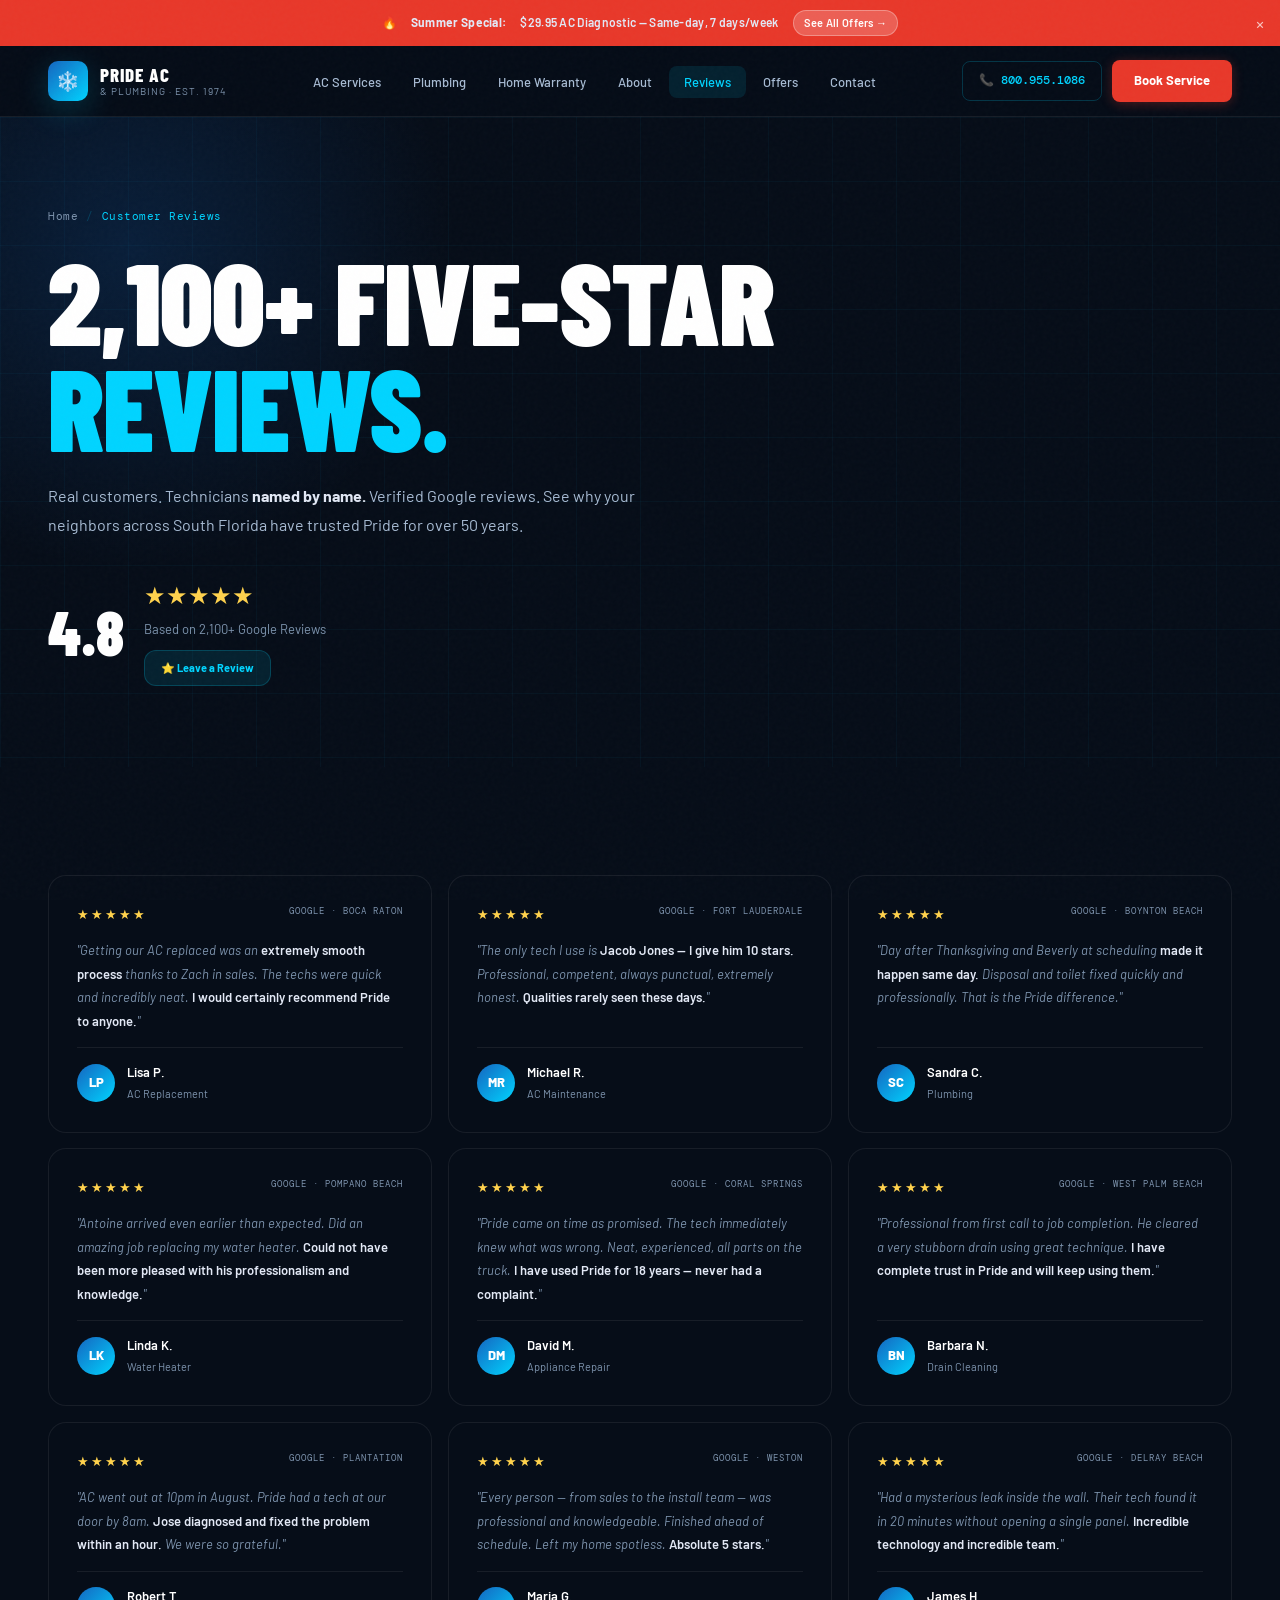
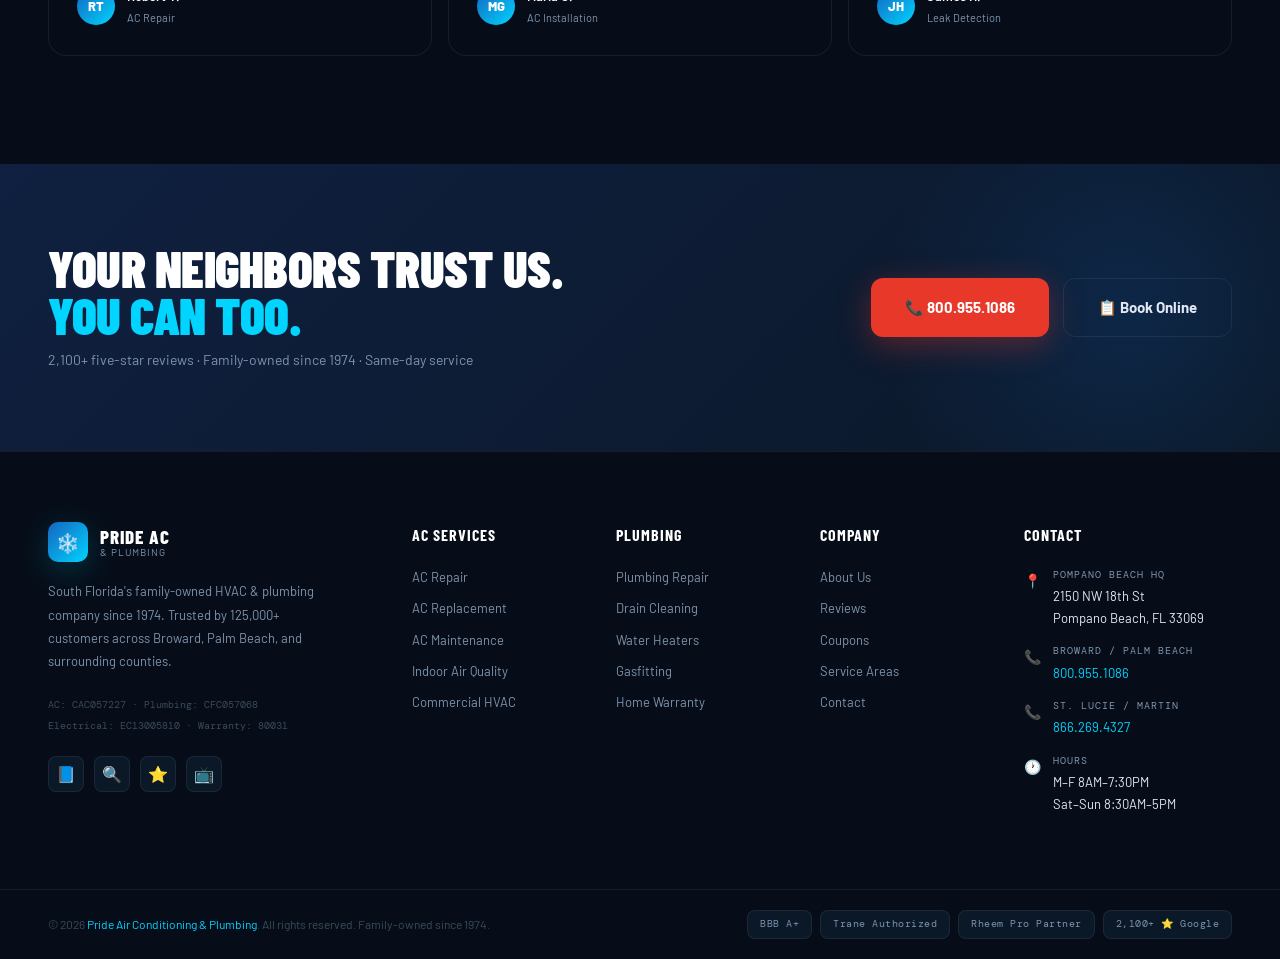
<file: pages/reviews.html>
<!DOCTYPE html>
<html lang="en">
<head>
<meta charset="UTF-8">
<meta name="viewport" content="width=device-width,initial-scale=1.0">
<title>Customer Reviews | Pride AC & Plumbing | 2,100+ 5-Star Google Reviews</title>
<meta name="description" content="Read real customer reviews for Pride Air Conditioning & Plumbing. 4.8/5.0 stars, 2,100+ Google reviews. Technicians named by name. South Florida's most trusted HVAC company.">
<meta name="keywords" content="Pride AC reviews, HVAC reviews South Florida, air conditioning company reviews Broward, best AC company Fort Lauderdale">
<meta name="robots" content="index,follow">
<meta name="author" content="Pride Air Conditioning &amp; Plumbing">
<link rel="canonical" href="https://www.prideac.com/pages/reviews.html">
<meta property="og:type" content="website">
<meta property="og:url" content="https://www.prideac.com/pages/reviews.html">
<meta property="og:title" content="Customer Reviews | Pride AC & Plumbing | 2,100+ 5-Star Google Reviews">
<meta property="og:description" content="Read real customer reviews for Pride Air Conditioning & Plumbing. 4.8/5.0 stars, 2,100+ Google reviews. Technicians named by name. South Florida's most trusted HVAC company.">
<meta property="og:image" content="https://www.prideac.com/images/og-home.jpg">
<meta name="twitter:card" content="summary_large_image">
<meta name="twitter:title" content="Customer Reviews | Pride AC & Plumbing | 2,100+ 5-Star Google Reviews">
<meta name="twitter:description" content="Read real customer reviews for Pride Air Conditioning & Plumbing. 4.8/5.0 stars, 2,100+ Google reviews. Technicians named by name. South Florida's most trusted HVAC company.">
<meta name="geo.region" content="US-FL">
<meta name="geo.placename" content="Pompano Beach, Florida">
<meta name="geo.position" content="26.2379;-80.1248">
<meta name="ICBM" content="26.2379, -80.1248">
<link rel="stylesheet" href="../css/global.css">
<link rel="icon" type="image/svg+xml" href="../images/favicon.svg">
<style>
.phero{position:relative;padding:90px 0 80px;overflow:hidden;background:var(--navy);}
.phero-grid{position:absolute;inset:0;background-image:linear-gradient(rgba(0,212,255,.04) 1px,transparent 1px),linear-gradient(90deg,rgba(0,212,255,.04) 1px,transparent 1px);background-size:64px 64px;animation:pg 26s linear infinite;}
@keyframes pg{0%{background-position:0 0}100%{background-position:64px 64px}}
.phero-glow{position:absolute;border-radius:50%;pointer-events:none;width:700px;height:700px;background:radial-gradient(circle,rgba(21,101,192,.20) 0%,transparent 65%);top:-220px;left:-220px;animation:gp 10s ease-in-out infinite;}
@keyframes gp{0%,100%{transform:scale(1)}50%{transform:scale(1.07)}}
.phero-inner{position:relative;z-index:2;}
.bc{display:flex;align-items:center;gap:8px;font-size:11px;color:var(--gray);margin-bottom:22px;font-family:'DM Mono',monospace;letter-spacing:.5px;}
.bc a{color:var(--gray);transition:var(--t);} .bc a:hover{color:var(--cyan);}
.bc-s{color:var(--border-cyan);} .bc-c{color:var(--cyan);}
.ph1{font-size:clamp(58px,9vw,118px);color:white;margin-bottom:22px;line-height:.92;font-family:'Barlow Condensed',sans-serif;font-weight:900;text-transform:uppercase;letter-spacing:-1px;}
.ph1 .ac{color:var(--cyan);}
.ph1 .ar{color:var(--red);}
.phs{font-size:16px;color:var(--gray-light);max-width:600px;line-height:1.82;margin-bottom:36px;}
.phs strong{color:var(--off-white);}
.phctas{display:flex;flex-wrap:wrap;gap:14px;}
@media(max-width:768px){.ph1{font-size:clamp(52px,13vw,80px);}}
</style>
</head>
<body><div id="scroll-progress"></div>
<div id="toast"><span class="toast-icon">✓</span><span id="toast-msg"></span></div>
<div class="announce-bar" id="ann">
  🔥 <strong>Summer Special:</strong> $29.95 AC Diagnostic — Same-day, 7 days/week
  <a href="offers.html">See All Offers →</a>
  <button class="announce-close" onclick="document.getElementById('ann').style.display='none'">×</button>
</div><nav class="main-nav" id="main-nav"><div class="nav-inner">
  <a href="../index.html" class="nav-logo"><div class="nav-logo-icon">❄️</div>
    <div class="nav-logo-text"><span class="nav-logo-name">Pride AC</span><span class="nav-logo-sub">&amp; Plumbing · Est. 1974</span></div></a>
  <ul class="nav-links"><li><a href="ac-repair.html">AC Services</a></li><li><a href="plumbing.html">Plumbing</a></li><li><a href="home-warranty.html">Home Warranty</a></li><li><a href="about.html">About</a></li><li><a href="reviews.html"  class="active">Reviews</a></li><li><a href="offers.html">Offers</a></li><li><a href="contact.html">Contact</a></li></ul>
  <div class="nav-actions">
    <a href="tel:8009551086" class="btn-nav-call">📞 800.955.1086</a>
    <a href="contact.html" class="btn-nav-book btn">Book Service</a>
  </div>
  <button class="nav-hamburger" id="hamburger" aria-label="Open menu" aria-expanded="false"><span></span><span></span><span></span></button>
</div></nav>
<nav class="nav-drawer" id="nav-drawer" aria-hidden="true">
  <a href="ac-repair.html">❄️ AC Services</a><a href="plumbing.html">💧 Plumbing</a><a href="home-warranty.html">🛡️ Home Warranty</a><a href="about.html">🏠 About Us</a><a href="reviews.html">⭐ Reviews</a><a href="offers.html">🏷️ Offers</a><a href="service-areas.html">📍 Service Areas</a><a href="contact.html">✉️ Contact</a>
  <div class="drawer-ctas">
    <a href="tel:8009551086" class="dc-call">📞 800.955.1086</a>
    <a href="contact.html" class="dc-book">📋 Book Service</a>
  </div>
</nav>
<section class="phero"><div class="phero-grid"></div><div class="phero-glow"></div>
  <div class="container phero-inner">
    <div class="bc"><a href="../index.html">Home</a><span class="bc-s">/</span><span class="bc-c">Customer Reviews</span></div>
    <h1 class="ph1 reveal up">2,100+ Five-Star<br><span class="ac">Reviews.</span></h1>
    <p class="phs reveal up d1">Real customers. Technicians <strong>named by name.</strong> Verified Google reviews. See why your neighbors across South Florida have trusted Pride for over 50 years.</p>
    <div style="display:flex;align-items:center;gap:20px;margin-top:10px;" class="reveal up d2">
      <div style="font-family:'Barlow Condensed',sans-serif;font-size:62px;font-weight:900;color:white;line-height:1;">4.8</div>
      <div>
        <div style="color:var(--gold);font-size:24px;margin-bottom:4px;">★★★★★</div>
        <div style="font-size:13px;color:var(--gray);">Based on 2,100+ Google Reviews</div>
        <a href="https://search.google.com/local/writereview?placeid=ChIJNdf9ryQD2YgRYK5OqJTkpXU" target="_blank" rel="noopener" class="btn btn-ghost-cyan btn-sm" style="margin-top:10px;">⭐ Leave a Review</a>
      </div>
    </div>
  </div>
</section>
<section class="section" style="background:var(--navy)"><div class="container">
  <div style="display:grid;grid-template-columns:repeat(3,1fr);gap:16px;">
<div class="review-card reveal up d1">
  <div style="display:flex;justify-content:space-between;align-items:flex-start;">
    <div class="review-stars">★★★★★</div>
    <div style="font-size:9px;font-family:'DM Mono',monospace;color:var(--gray);text-transform:uppercase;letter-spacing:1px;">Google · Boca Raton</div>
  </div>
  <p class="review-quote">"Getting our AC replaced was an <em>extremely smooth process</em> thanks to Zach in sales. The techs were quick and incredibly neat. <em>I would certainly recommend Pride to anyone.</em>"</p>
  <div class="review-footer">
    <div class="review-avatar">LP</div>
    <div><div class="review-name">Lisa P.</div><div class="review-meta">AC Replacement</div></div>
  </div>
</div><div class="review-card reveal up d2">
  <div style="display:flex;justify-content:space-between;align-items:flex-start;">
    <div class="review-stars">★★★★★</div>
    <div style="font-size:9px;font-family:'DM Mono',monospace;color:var(--gray);text-transform:uppercase;letter-spacing:1px;">Google · Fort Lauderdale</div>
  </div>
  <p class="review-quote">"The only tech I use is <em>Jacob Jones — I give him 10 stars.</em> Professional, competent, always punctual, extremely honest. <em>Qualities rarely seen these days.</em>"</p>
  <div class="review-footer">
    <div class="review-avatar">MR</div>
    <div><div class="review-name">Michael R.</div><div class="review-meta">AC Maintenance</div></div>
  </div>
</div><div class="review-card reveal up d3">
  <div style="display:flex;justify-content:space-between;align-items:flex-start;">
    <div class="review-stars">★★★★★</div>
    <div style="font-size:9px;font-family:'DM Mono',monospace;color:var(--gray);text-transform:uppercase;letter-spacing:1px;">Google · Boynton Beach</div>
  </div>
  <p class="review-quote">"Day after Thanksgiving and Beverly at scheduling <em>made it happen same day.</em> Disposal and toilet fixed quickly and professionally. That is the Pride difference."</p>
  <div class="review-footer">
    <div class="review-avatar">SC</div>
    <div><div class="review-name">Sandra C.</div><div class="review-meta">Plumbing</div></div>
  </div>
</div><div class="review-card reveal up d1">
  <div style="display:flex;justify-content:space-between;align-items:flex-start;">
    <div class="review-stars">★★★★★</div>
    <div style="font-size:9px;font-family:'DM Mono',monospace;color:var(--gray);text-transform:uppercase;letter-spacing:1px;">Google · Pompano Beach</div>
  </div>
  <p class="review-quote">"Antoine arrived even earlier than expected. Did an amazing job replacing my water heater. <em>Could not have been more pleased with his professionalism and knowledge.</em>"</p>
  <div class="review-footer">
    <div class="review-avatar">LK</div>
    <div><div class="review-name">Linda K.</div><div class="review-meta">Water Heater</div></div>
  </div>
</div><div class="review-card reveal up d2">
  <div style="display:flex;justify-content:space-between;align-items:flex-start;">
    <div class="review-stars">★★★★★</div>
    <div style="font-size:9px;font-family:'DM Mono',monospace;color:var(--gray);text-transform:uppercase;letter-spacing:1px;">Google · Coral Springs</div>
  </div>
  <p class="review-quote">"Pride came on time as promised. The tech immediately knew what was wrong. Neat, experienced, all parts on the truck. <em>I have used Pride for 18 years — never had a complaint.</em>"</p>
  <div class="review-footer">
    <div class="review-avatar">DM</div>
    <div><div class="review-name">David M.</div><div class="review-meta">Appliance Repair</div></div>
  </div>
</div><div class="review-card reveal up d3">
  <div style="display:flex;justify-content:space-between;align-items:flex-start;">
    <div class="review-stars">★★★★★</div>
    <div style="font-size:9px;font-family:'DM Mono',monospace;color:var(--gray);text-transform:uppercase;letter-spacing:1px;">Google · West Palm Beach</div>
  </div>
  <p class="review-quote">"Professional from first call to job completion. He cleared a very stubborn drain using great technique. <em>I have complete trust in Pride and will keep using them.</em>"</p>
  <div class="review-footer">
    <div class="review-avatar">BN</div>
    <div><div class="review-name">Barbara N.</div><div class="review-meta">Drain Cleaning</div></div>
  </div>
</div><div class="review-card reveal up d1">
  <div style="display:flex;justify-content:space-between;align-items:flex-start;">
    <div class="review-stars">★★★★★</div>
    <div style="font-size:9px;font-family:'DM Mono',monospace;color:var(--gray);text-transform:uppercase;letter-spacing:1px;">Google · Plantation</div>
  </div>
  <p class="review-quote">"AC went out at 10pm in August. Pride had a tech at our door by 8am. <em>Jose diagnosed and fixed the problem within an hour.</em> We were so grateful."</p>
  <div class="review-footer">
    <div class="review-avatar">RT</div>
    <div><div class="review-name">Robert T.</div><div class="review-meta">AC Repair</div></div>
  </div>
</div><div class="review-card reveal up d2">
  <div style="display:flex;justify-content:space-between;align-items:flex-start;">
    <div class="review-stars">★★★★★</div>
    <div style="font-size:9px;font-family:'DM Mono',monospace;color:var(--gray);text-transform:uppercase;letter-spacing:1px;">Google · Weston</div>
  </div>
  <p class="review-quote">"Every person — from sales to the install team — was professional and knowledgeable. Finished ahead of schedule. Left my home spotless. <em>Absolute 5 stars.</em>"</p>
  <div class="review-footer">
    <div class="review-avatar">MG</div>
    <div><div class="review-name">Maria G.</div><div class="review-meta">AC Installation</div></div>
  </div>
</div><div class="review-card reveal up d3">
  <div style="display:flex;justify-content:space-between;align-items:flex-start;">
    <div class="review-stars">★★★★★</div>
    <div style="font-size:9px;font-family:'DM Mono',monospace;color:var(--gray);text-transform:uppercase;letter-spacing:1px;">Google · Delray Beach</div>
  </div>
  <p class="review-quote">"Had a mysterious leak inside the wall. Their tech found it in 20 minutes without opening a single panel. <em>Incredible technology and incredible team.</em>"</p>
  <div class="review-footer">
    <div class="review-avatar">JH</div>
    <div><div class="review-name">James H.</div><div class="review-meta">Leak Detection</div></div>
  </div>
</div>
  </div>
</div></section>
<div class="cta-band"><div class="container"><div class="cta-band-inner">
  <div class="reveal left">
    <h2 class="display cta-band-title">Your Neighbors Trust Us.<br><span style="color:var(--cyan)">You Can Too.</span></h2>
    <p class="cta-band-sub">2,100+ five-star reviews · Family-owned since 1974 · Same-day service</p>
  </div>
  <div class="cta-band-actions reveal right">
    <a href="tel:8009551086" class="btn btn-red btn-lg">📞 800.955.1086</a>
    <a href="contact.html" class="btn btn-outline btn-lg">📋 Book Online</a>
  </div>
</div></div></div><footer>
  <div class="footer-main">
    <div>
      <div class="footer-logo"><div class="nav-logo-icon">❄️</div>
        <div class="nav-logo-text"><span class="nav-logo-name">Pride AC</span><span class="nav-logo-sub">&amp; Plumbing</span></div>
      </div>
      <p class="footer-tagline">South Florida's family-owned HVAC &amp; plumbing company since 1974. Trusted by 125,000+ customers across Broward, Palm Beach, and surrounding counties.</p>
      <div class="footer-licenses">AC: CAC057227 · Plumbing: CFC057068<br>Electrical: EC13005810 · Warranty: 80031</div>
      <div class="footer-socials">
        <a href="#" class="social-btn" aria-label="Facebook">📘</a>
        <a href="#" class="social-btn" aria-label="Google">🔍</a>
        <a href="#" class="social-btn" aria-label="Yelp">⭐</a>
        <a href="#" class="social-btn" aria-label="YouTube">📺</a>
      </div>
    </div>
    <div class="footer-col"><h4>AC Services</h4><ul>
      <li><a href="ac-repair.html">AC Repair</a></li>
      <li><a href="ac-replacement.html">AC Replacement</a></li>
      <li><a href="ac-maintenance.html">AC Maintenance</a></li>
      <li><a href="air-quality.html">Indoor Air Quality</a></li>
      <li><a href="commercial.html">Commercial HVAC</a></li>
    </ul></div>
    <div class="footer-col"><h4>Plumbing</h4><ul>
      <li><a href="plumbing.html">Plumbing Repair</a></li>
      <li><a href="plumbing.html#drain">Drain Cleaning</a></li>
      <li><a href="plumbing.html#water-heater">Water Heaters</a></li>
      <li><a href="plumbing.html#gasfitting">Gasfitting</a></li>
      <li><a href="home-warranty.html">Home Warranty</a></li>
    </ul></div>
    <div class="footer-col"><h4>Company</h4><ul>
      <li><a href="about.html">About Us</a></li>
      <li><a href="reviews.html">Reviews</a></li>
      <li><a href="offers.html">Coupons</a></li>
      <li><a href="service-areas.html">Service Areas</a></li>
      <li><a href="contact.html">Contact</a></li>
    </ul></div>
    <div class="footer-col"><h4>Contact</h4>
      <div class="fci"><span class="fci-icon">📍</span><div>
        <div class="fci-label">Pompano Beach HQ</div>
        <div class="fci-text">2150 NW 18th St<br>Pompano Beach, FL 33069</div>
      </div></div>
      <div class="fci"><span class="fci-icon">📞</span><div>
        <div class="fci-label">Broward / Palm Beach</div>
        <div class="fci-text"><a href="tel:8009551086">800.955.1086</a></div>
      </div></div>
      <div class="fci"><span class="fci-icon">📞</span><div>
        <div class="fci-label">St. Lucie / Martin</div>
        <div class="fci-text"><a href="tel:8662694327">866.269.4327</a></div>
      </div></div>
      <div class="fci"><span class="fci-icon">🕐</span><div>
        <div class="fci-label">Hours</div>
        <div class="fci-text">M–F 8AM–7:30PM<br>Sat–Sun 8:30AM–5PM</div>
      </div></div>
    </div>
  </div>
  <div class="footer-bottom">
    <div class="footer-copy">© 2026 <span>Pride Air Conditioning &amp; Plumbing</span>. All rights reserved. Family-owned since 1974.</div>
    <div class="footer-certs">
      <span class="footer-cert">BBB A+</span>
      <span class="footer-cert">Trane Authorized</span>
      <span class="footer-cert">Rheem Pro Partner</span>
      <span class="footer-cert">2,100+ ⭐ Google</span>
    </div>
  </div>
</footer>
<div class="mobile-sticky">
  <a href="tel:8009551086" class="ms-call">📞 Call Now</a>
  <a href="contact.html" class="ms-book">📋 Book Online</a>
</div>
<script src="../js/global.js"></script>
</body></html>
</file>
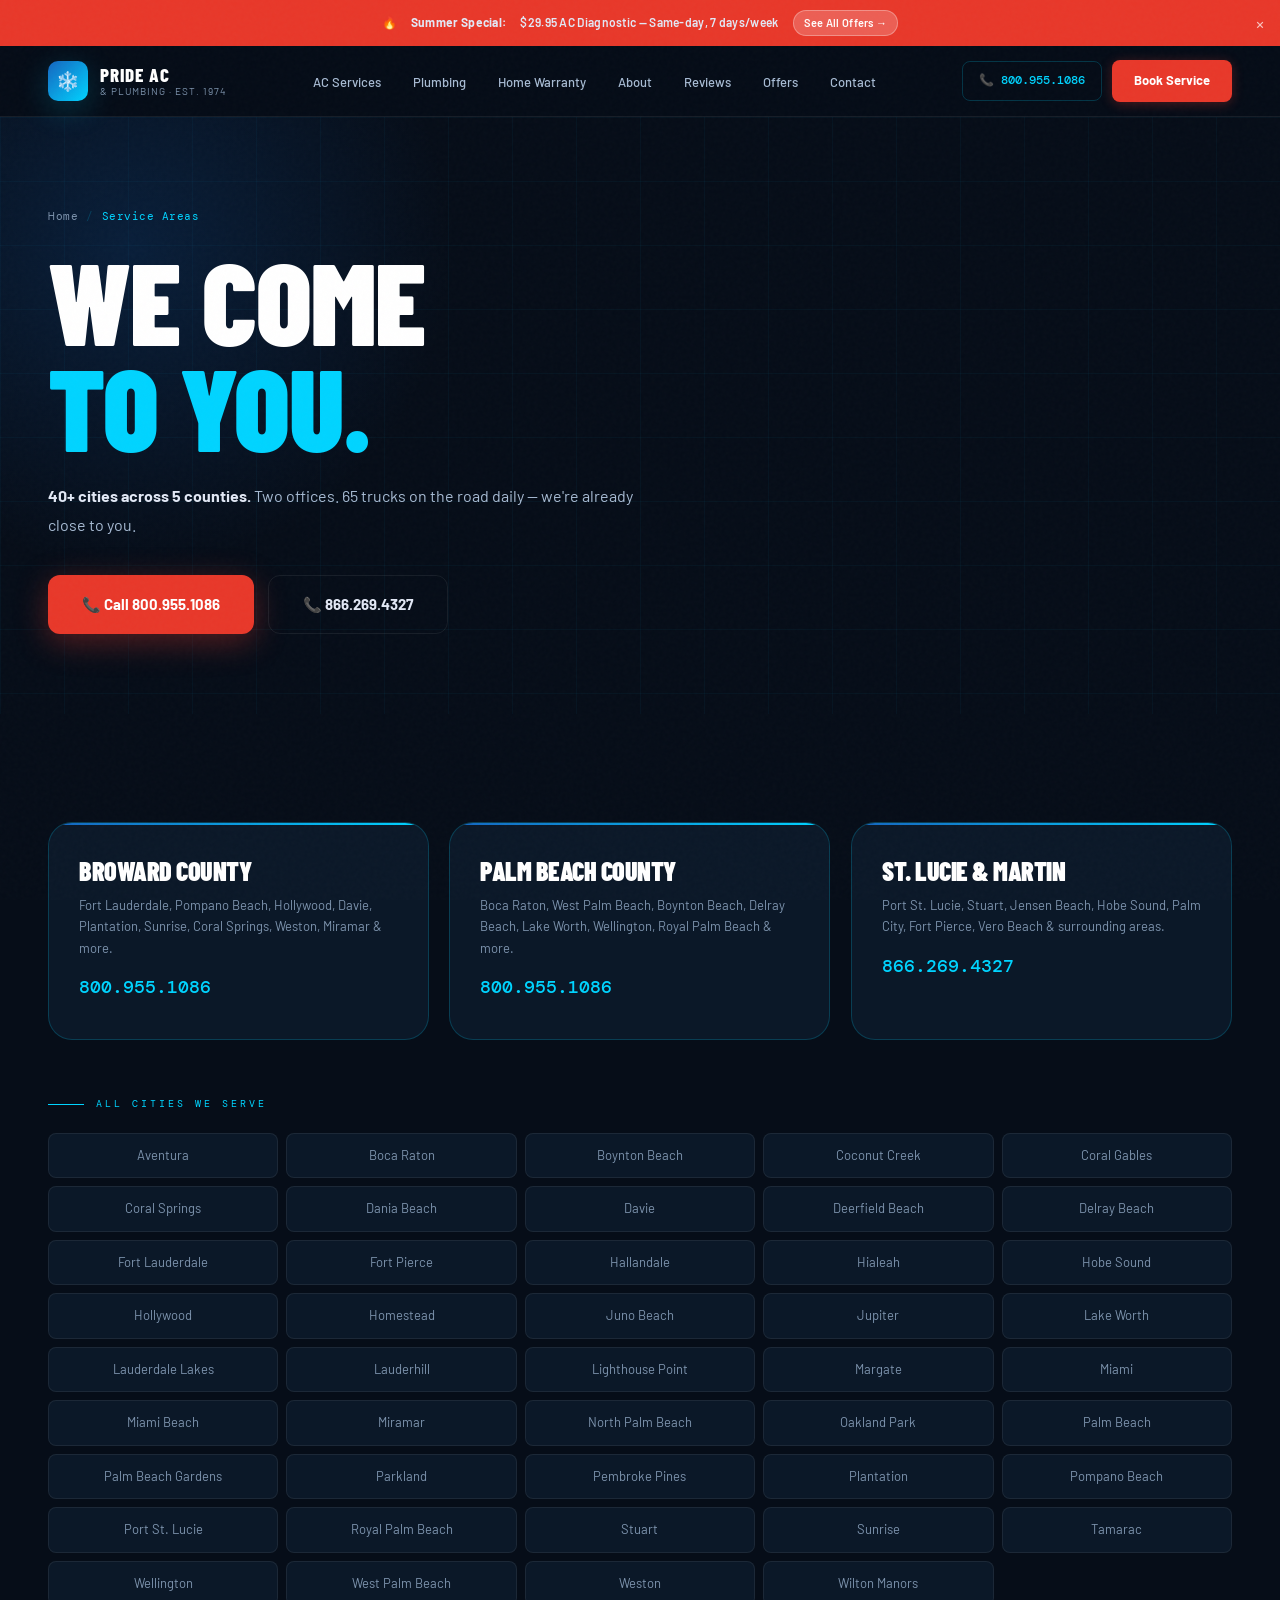
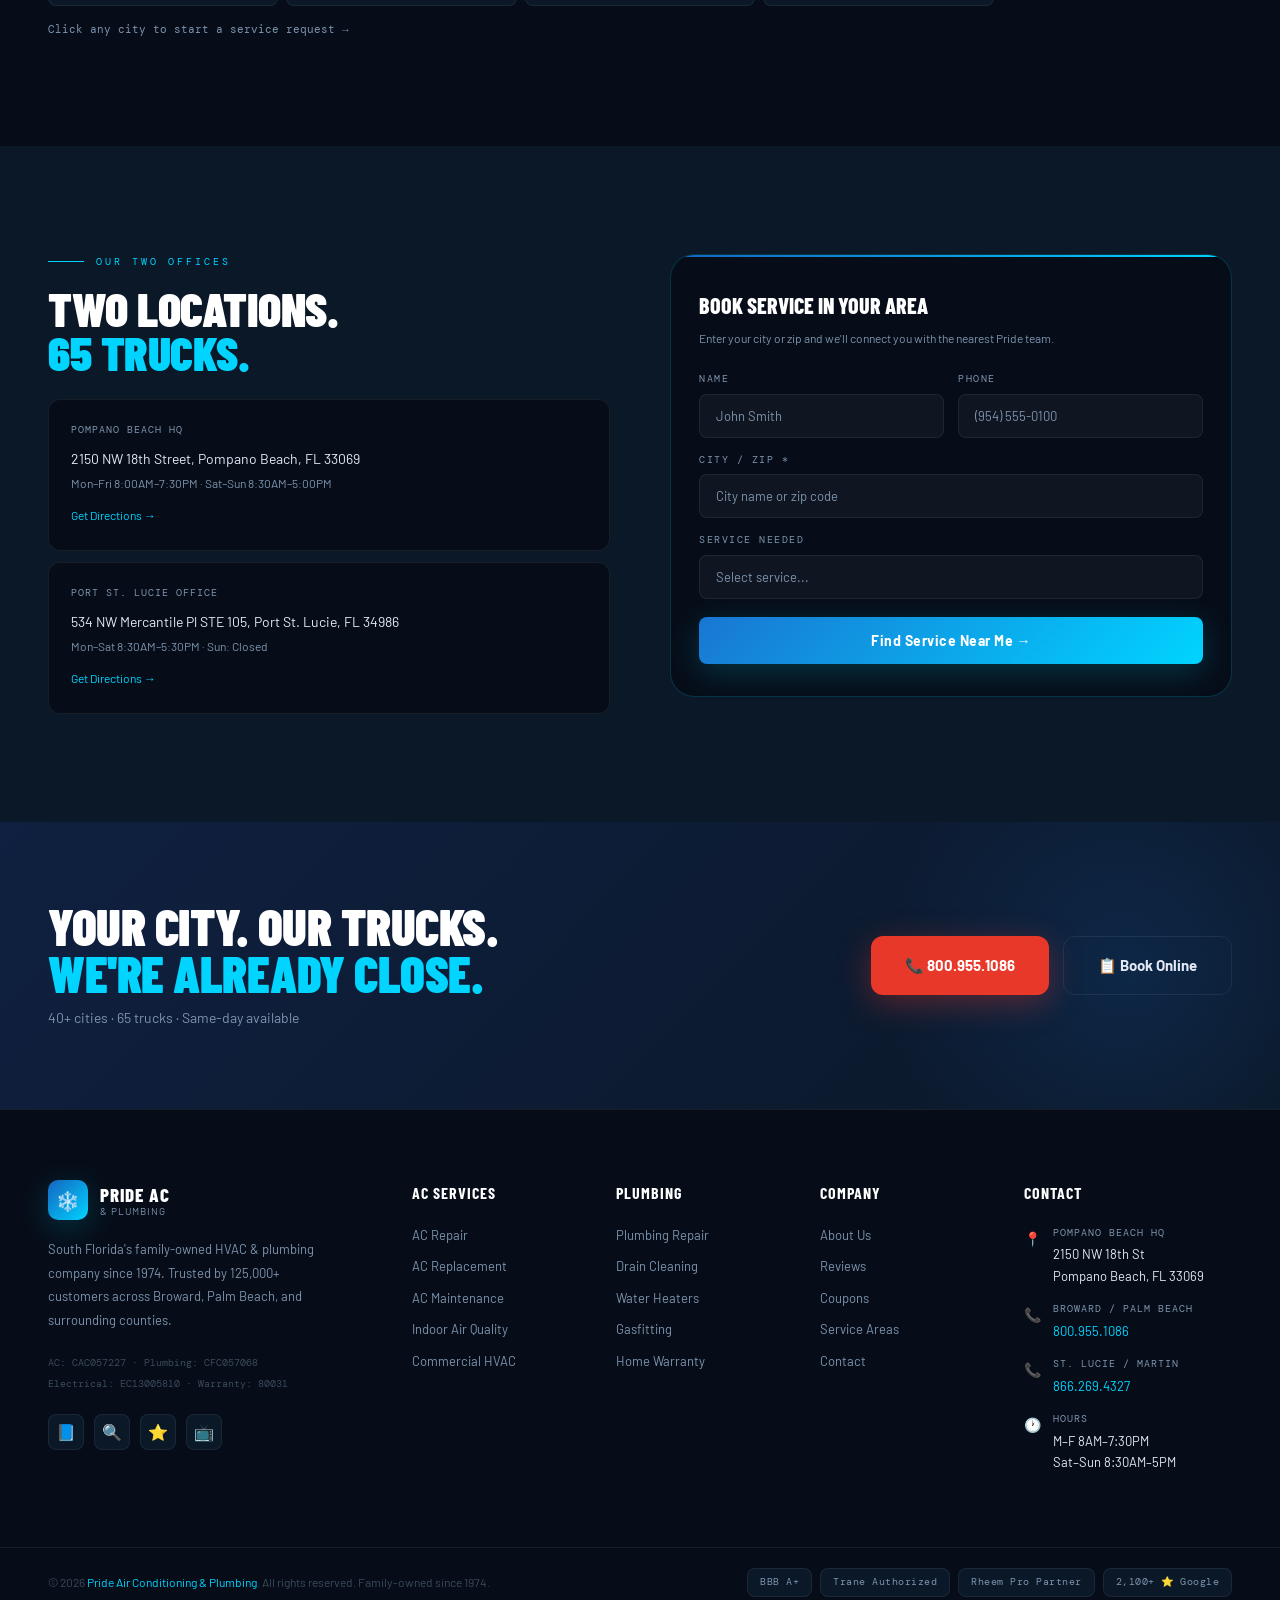
<file: pages/service-areas.html>
<!DOCTYPE html>
<html lang="en">
<head>
<meta charset="UTF-8">
<meta name="viewport" content="width=device-width,initial-scale=1.0">
<title>Service Areas | Pride AC & Plumbing | Broward, Palm Beach, South Florida</title>
<meta name="description" content="Pride Air Conditioning & Plumbing serves 40+ cities across Broward, Palm Beach, Miami-Dade, St. Lucie and Martin counties. Find your city and call us today.">
<meta name="keywords" content="AC service areas South Florida, HVAC service Broward County, air conditioning Palm Beach County, Pride AC locations">
<meta name="robots" content="index,follow">
<meta name="author" content="Pride Air Conditioning &amp; Plumbing">
<link rel="canonical" href="https://www.prideac.com/pages/service-areas.html">
<meta property="og:type" content="website">
<meta property="og:url" content="https://www.prideac.com/pages/service-areas.html">
<meta property="og:title" content="Service Areas | Pride AC & Plumbing | Broward, Palm Beach, South Florida">
<meta property="og:description" content="Pride Air Conditioning & Plumbing serves 40+ cities across Broward, Palm Beach, Miami-Dade, St. Lucie and Martin counties. Find your city and call us today.">
<meta property="og:image" content="https://www.prideac.com/images/og-home.jpg">
<meta name="twitter:card" content="summary_large_image">
<meta name="twitter:title" content="Service Areas | Pride AC & Plumbing | Broward, Palm Beach, South Florida">
<meta name="twitter:description" content="Pride Air Conditioning & Plumbing serves 40+ cities across Broward, Palm Beach, Miami-Dade, St. Lucie and Martin counties. Find your city and call us today.">
<meta name="geo.region" content="US-FL">
<meta name="geo.placename" content="Pompano Beach, Florida">
<meta name="geo.position" content="26.2379;-80.1248">
<meta name="ICBM" content="26.2379, -80.1248">
<link rel="stylesheet" href="../css/global.css">
<link rel="icon" type="image/svg+xml" href="../images/favicon.svg">
<style>
.phero{position:relative;padding:90px 0 80px;overflow:hidden;background:var(--navy);}
.phero-grid{position:absolute;inset:0;background-image:linear-gradient(rgba(0,212,255,.04) 1px,transparent 1px),linear-gradient(90deg,rgba(0,212,255,.04) 1px,transparent 1px);background-size:64px 64px;animation:pg 26s linear infinite;}
@keyframes pg{0%{background-position:0 0}100%{background-position:64px 64px}}
.phero-glow{position:absolute;border-radius:50%;pointer-events:none;width:700px;height:700px;background:radial-gradient(circle,rgba(21,101,192,.20) 0%,transparent 65%);top:-220px;left:-220px;animation:gp 10s ease-in-out infinite;}
@keyframes gp{0%,100%{transform:scale(1)}50%{transform:scale(1.07)}}
.phero-inner{position:relative;z-index:2;}
.bc{display:flex;align-items:center;gap:8px;font-size:11px;color:var(--gray);margin-bottom:22px;font-family:'DM Mono',monospace;letter-spacing:.5px;}
.bc a{color:var(--gray);transition:var(--t);} .bc a:hover{color:var(--cyan);}
.bc-s{color:var(--border-cyan);} .bc-c{color:var(--cyan);}
.ph1{font-size:clamp(58px,9vw,118px);color:white;margin-bottom:22px;line-height:.92;font-family:'Barlow Condensed',sans-serif;font-weight:900;text-transform:uppercase;letter-spacing:-1px;}
.ph1 .ac{color:var(--cyan);}
.ph1 .ar{color:var(--red);}
.phs{font-size:16px;color:var(--gray-light);max-width:600px;line-height:1.82;margin-bottom:36px;}
.phs strong{color:var(--off-white);}
.phctas{display:flex;flex-wrap:wrap;gap:14px;}
@media(max-width:768px){.ph1{font-size:clamp(52px,13vw,80px);}}
</style>
</head>
<body><div id="scroll-progress"></div>
<div id="toast"><span class="toast-icon">✓</span><span id="toast-msg"></span></div>
<div class="announce-bar" id="ann">
  🔥 <strong>Summer Special:</strong> $29.95 AC Diagnostic — Same-day, 7 days/week
  <a href="offers.html">See All Offers →</a>
  <button class="announce-close" onclick="document.getElementById('ann').style.display='none'">×</button>
</div><nav class="main-nav" id="main-nav"><div class="nav-inner">
  <a href="../index.html" class="nav-logo"><div class="nav-logo-icon">❄️</div>
    <div class="nav-logo-text"><span class="nav-logo-name">Pride AC</span><span class="nav-logo-sub">&amp; Plumbing · Est. 1974</span></div></a>
  <ul class="nav-links"><li><a href="ac-repair.html">AC Services</a></li><li><a href="plumbing.html">Plumbing</a></li><li><a href="home-warranty.html">Home Warranty</a></li><li><a href="about.html">About</a></li><li><a href="reviews.html">Reviews</a></li><li><a href="offers.html">Offers</a></li><li><a href="contact.html">Contact</a></li></ul>
  <div class="nav-actions">
    <a href="tel:8009551086" class="btn-nav-call">📞 800.955.1086</a>
    <a href="contact.html" class="btn-nav-book btn">Book Service</a>
  </div>
  <button class="nav-hamburger" id="hamburger" aria-label="Open menu" aria-expanded="false"><span></span><span></span><span></span></button>
</div></nav>
<nav class="nav-drawer" id="nav-drawer" aria-hidden="true">
  <a href="ac-repair.html">❄️ AC Services</a><a href="plumbing.html">💧 Plumbing</a><a href="home-warranty.html">🛡️ Home Warranty</a><a href="about.html">🏠 About Us</a><a href="reviews.html">⭐ Reviews</a><a href="offers.html">🏷️ Offers</a><a href="service-areas.html">📍 Service Areas</a><a href="contact.html">✉️ Contact</a>
  <div class="drawer-ctas">
    <a href="tel:8009551086" class="dc-call">📞 800.955.1086</a>
    <a href="contact.html" class="dc-book">📋 Book Service</a>
  </div>
</nav>
<section class="phero"><div class="phero-grid"></div><div class="phero-glow"></div>
  <div class="container phero-inner">
    <div class="bc"><a href="../index.html">Home</a><span class="bc-s">/</span><span class="bc-c">Service Areas</span></div>
    <h1 class="ph1 reveal up">We Come<br><span class="ac">To You.</span></h1>
    <p class="phs reveal up d1"><strong>40+ cities across 5 counties.</strong> Two offices. 65 trucks on the road daily — we're already close to you.</p>
    <div class="phctas reveal up d2">
      <a href="tel:8009551086" class="btn btn-red btn-lg">📞 Call 800.955.1086</a>
      <a href="tel:8662694327" class="btn btn-outline btn-lg">📞 866.269.4327</a>
    </div>
  </div>
</section>
<section class="section" style="background:var(--navy)"><div class="container">
  <div style="display:grid;grid-template-columns:repeat(3,1fr);gap:20px;margin-bottom:56px;">
    <div style="background:var(--navy2);border:1px solid var(--border-cyan);border-radius:var(--r-xl);padding:36px 30px;position:relative;overflow:hidden;" class="reveal up d1">
      <div style="position:absolute;top:0;left:0;right:0;height:2px;background:linear-gradient(90deg,var(--blue),var(--cyan));"></div>
      <h3 class="display" style="font-size:26px;color:white;margin-bottom:12px;">Broward County</h3>
      <p style="font-size:13px;color:var(--gray);line-height:1.65;margin-bottom:14px;">Fort Lauderdale, Pompano Beach, Hollywood, Davie, Plantation, Sunrise, Coral Springs, Weston, Miramar &amp; more.</p>
      <a href="tel:8009551086" style="font-family:'DM Mono',monospace;font-size:18px;color:var(--cyan);font-weight:500;">800.955.1086</a>
    </div>
    <div style="background:var(--navy2);border:1px solid var(--border-cyan);border-radius:var(--r-xl);padding:36px 30px;position:relative;overflow:hidden;" class="reveal up d2">
      <div style="position:absolute;top:0;left:0;right:0;height:2px;background:linear-gradient(90deg,var(--blue),var(--cyan));"></div>
      <h3 class="display" style="font-size:26px;color:white;margin-bottom:12px;">Palm Beach County</h3>
      <p style="font-size:13px;color:var(--gray);line-height:1.65;margin-bottom:14px;">Boca Raton, West Palm Beach, Boynton Beach, Delray Beach, Lake Worth, Wellington, Royal Palm Beach &amp; more.</p>
      <a href="tel:8009551086" style="font-family:'DM Mono',monospace;font-size:18px;color:var(--cyan);font-weight:500;">800.955.1086</a>
    </div>
    <div style="background:var(--navy2);border:1px solid var(--border-cyan);border-radius:var(--r-xl);padding:36px 30px;position:relative;overflow:hidden;" class="reveal up d3">
      <div style="position:absolute;top:0;left:0;right:0;height:2px;background:linear-gradient(90deg,var(--blue),var(--cyan));"></div>
      <h3 class="display" style="font-size:26px;color:white;margin-bottom:12px;">St. Lucie &amp; Martin</h3>
      <p style="font-size:13px;color:var(--gray);line-height:1.65;margin-bottom:14px;">Port St. Lucie, Stuart, Jensen Beach, Hobe Sound, Palm City, Fort Pierce, Vero Beach &amp; surrounding areas.</p>
      <a href="tel:8662694327" style="font-family:'DM Mono',monospace;font-size:18px;color:var(--cyan);font-weight:500;">866.269.4327</a>
    </div>
  </div>
  <div class="label-wrap" style="margin-bottom:20px;"><span class="label-line"></span><span class="label">All Cities We Serve</span></div>
  <div style="display:grid;grid-template-columns:repeat(5,1fr);gap:8px;" class="reveal up">
<div data-city="Aventura" style="background:var(--navy2);border:1px solid var(--border);border-radius:var(--r-sm);padding:11px 14px;font-size:13px;color:var(--gray);cursor:pointer;text-align:center;transition:var(--t);" onmouseover="this.style.color='var(--cyan)';this.style.borderColor='var(--border-cyan)';this.style.background='var(--cyan-dim)'" onmouseout="this.style.color='';this.style.borderColor='';this.style.background=''">Aventura</div><div data-city="Boca Raton" style="background:var(--navy2);border:1px solid var(--border);border-radius:var(--r-sm);padding:11px 14px;font-size:13px;color:var(--gray);cursor:pointer;text-align:center;transition:var(--t);" onmouseover="this.style.color='var(--cyan)';this.style.borderColor='var(--border-cyan)';this.style.background='var(--cyan-dim)'" onmouseout="this.style.color='';this.style.borderColor='';this.style.background=''">Boca Raton</div><div data-city="Boynton Beach" style="background:var(--navy2);border:1px solid var(--border);border-radius:var(--r-sm);padding:11px 14px;font-size:13px;color:var(--gray);cursor:pointer;text-align:center;transition:var(--t);" onmouseover="this.style.color='var(--cyan)';this.style.borderColor='var(--border-cyan)';this.style.background='var(--cyan-dim)'" onmouseout="this.style.color='';this.style.borderColor='';this.style.background=''">Boynton Beach</div><div data-city="Coconut Creek" style="background:var(--navy2);border:1px solid var(--border);border-radius:var(--r-sm);padding:11px 14px;font-size:13px;color:var(--gray);cursor:pointer;text-align:center;transition:var(--t);" onmouseover="this.style.color='var(--cyan)';this.style.borderColor='var(--border-cyan)';this.style.background='var(--cyan-dim)'" onmouseout="this.style.color='';this.style.borderColor='';this.style.background=''">Coconut Creek</div><div data-city="Coral Gables" style="background:var(--navy2);border:1px solid var(--border);border-radius:var(--r-sm);padding:11px 14px;font-size:13px;color:var(--gray);cursor:pointer;text-align:center;transition:var(--t);" onmouseover="this.style.color='var(--cyan)';this.style.borderColor='var(--border-cyan)';this.style.background='var(--cyan-dim)'" onmouseout="this.style.color='';this.style.borderColor='';this.style.background=''">Coral Gables</div><div data-city="Coral Springs" style="background:var(--navy2);border:1px solid var(--border);border-radius:var(--r-sm);padding:11px 14px;font-size:13px;color:var(--gray);cursor:pointer;text-align:center;transition:var(--t);" onmouseover="this.style.color='var(--cyan)';this.style.borderColor='var(--border-cyan)';this.style.background='var(--cyan-dim)'" onmouseout="this.style.color='';this.style.borderColor='';this.style.background=''">Coral Springs</div><div data-city="Dania Beach" style="background:var(--navy2);border:1px solid var(--border);border-radius:var(--r-sm);padding:11px 14px;font-size:13px;color:var(--gray);cursor:pointer;text-align:center;transition:var(--t);" onmouseover="this.style.color='var(--cyan)';this.style.borderColor='var(--border-cyan)';this.style.background='var(--cyan-dim)'" onmouseout="this.style.color='';this.style.borderColor='';this.style.background=''">Dania Beach</div><div data-city="Davie" style="background:var(--navy2);border:1px solid var(--border);border-radius:var(--r-sm);padding:11px 14px;font-size:13px;color:var(--gray);cursor:pointer;text-align:center;transition:var(--t);" onmouseover="this.style.color='var(--cyan)';this.style.borderColor='var(--border-cyan)';this.style.background='var(--cyan-dim)'" onmouseout="this.style.color='';this.style.borderColor='';this.style.background=''">Davie</div><div data-city="Deerfield Beach" style="background:var(--navy2);border:1px solid var(--border);border-radius:var(--r-sm);padding:11px 14px;font-size:13px;color:var(--gray);cursor:pointer;text-align:center;transition:var(--t);" onmouseover="this.style.color='var(--cyan)';this.style.borderColor='var(--border-cyan)';this.style.background='var(--cyan-dim)'" onmouseout="this.style.color='';this.style.borderColor='';this.style.background=''">Deerfield Beach</div><div data-city="Delray Beach" style="background:var(--navy2);border:1px solid var(--border);border-radius:var(--r-sm);padding:11px 14px;font-size:13px;color:var(--gray);cursor:pointer;text-align:center;transition:var(--t);" onmouseover="this.style.color='var(--cyan)';this.style.borderColor='var(--border-cyan)';this.style.background='var(--cyan-dim)'" onmouseout="this.style.color='';this.style.borderColor='';this.style.background=''">Delray Beach</div><div data-city="Fort Lauderdale" style="background:var(--navy2);border:1px solid var(--border);border-radius:var(--r-sm);padding:11px 14px;font-size:13px;color:var(--gray);cursor:pointer;text-align:center;transition:var(--t);" onmouseover="this.style.color='var(--cyan)';this.style.borderColor='var(--border-cyan)';this.style.background='var(--cyan-dim)'" onmouseout="this.style.color='';this.style.borderColor='';this.style.background=''">Fort Lauderdale</div><div data-city="Fort Pierce" style="background:var(--navy2);border:1px solid var(--border);border-radius:var(--r-sm);padding:11px 14px;font-size:13px;color:var(--gray);cursor:pointer;text-align:center;transition:var(--t);" onmouseover="this.style.color='var(--cyan)';this.style.borderColor='var(--border-cyan)';this.style.background='var(--cyan-dim)'" onmouseout="this.style.color='';this.style.borderColor='';this.style.background=''">Fort Pierce</div><div data-city="Hallandale" style="background:var(--navy2);border:1px solid var(--border);border-radius:var(--r-sm);padding:11px 14px;font-size:13px;color:var(--gray);cursor:pointer;text-align:center;transition:var(--t);" onmouseover="this.style.color='var(--cyan)';this.style.borderColor='var(--border-cyan)';this.style.background='var(--cyan-dim)'" onmouseout="this.style.color='';this.style.borderColor='';this.style.background=''">Hallandale</div><div data-city="Hialeah" style="background:var(--navy2);border:1px solid var(--border);border-radius:var(--r-sm);padding:11px 14px;font-size:13px;color:var(--gray);cursor:pointer;text-align:center;transition:var(--t);" onmouseover="this.style.color='var(--cyan)';this.style.borderColor='var(--border-cyan)';this.style.background='var(--cyan-dim)'" onmouseout="this.style.color='';this.style.borderColor='';this.style.background=''">Hialeah</div><div data-city="Hobe Sound" style="background:var(--navy2);border:1px solid var(--border);border-radius:var(--r-sm);padding:11px 14px;font-size:13px;color:var(--gray);cursor:pointer;text-align:center;transition:var(--t);" onmouseover="this.style.color='var(--cyan)';this.style.borderColor='var(--border-cyan)';this.style.background='var(--cyan-dim)'" onmouseout="this.style.color='';this.style.borderColor='';this.style.background=''">Hobe Sound</div><div data-city="Hollywood" style="background:var(--navy2);border:1px solid var(--border);border-radius:var(--r-sm);padding:11px 14px;font-size:13px;color:var(--gray);cursor:pointer;text-align:center;transition:var(--t);" onmouseover="this.style.color='var(--cyan)';this.style.borderColor='var(--border-cyan)';this.style.background='var(--cyan-dim)'" onmouseout="this.style.color='';this.style.borderColor='';this.style.background=''">Hollywood</div><div data-city="Homestead" style="background:var(--navy2);border:1px solid var(--border);border-radius:var(--r-sm);padding:11px 14px;font-size:13px;color:var(--gray);cursor:pointer;text-align:center;transition:var(--t);" onmouseover="this.style.color='var(--cyan)';this.style.borderColor='var(--border-cyan)';this.style.background='var(--cyan-dim)'" onmouseout="this.style.color='';this.style.borderColor='';this.style.background=''">Homestead</div><div data-city="Juno Beach" style="background:var(--navy2);border:1px solid var(--border);border-radius:var(--r-sm);padding:11px 14px;font-size:13px;color:var(--gray);cursor:pointer;text-align:center;transition:var(--t);" onmouseover="this.style.color='var(--cyan)';this.style.borderColor='var(--border-cyan)';this.style.background='var(--cyan-dim)'" onmouseout="this.style.color='';this.style.borderColor='';this.style.background=''">Juno Beach</div><div data-city="Jupiter" style="background:var(--navy2);border:1px solid var(--border);border-radius:var(--r-sm);padding:11px 14px;font-size:13px;color:var(--gray);cursor:pointer;text-align:center;transition:var(--t);" onmouseover="this.style.color='var(--cyan)';this.style.borderColor='var(--border-cyan)';this.style.background='var(--cyan-dim)'" onmouseout="this.style.color='';this.style.borderColor='';this.style.background=''">Jupiter</div><div data-city="Lake Worth" style="background:var(--navy2);border:1px solid var(--border);border-radius:var(--r-sm);padding:11px 14px;font-size:13px;color:var(--gray);cursor:pointer;text-align:center;transition:var(--t);" onmouseover="this.style.color='var(--cyan)';this.style.borderColor='var(--border-cyan)';this.style.background='var(--cyan-dim)'" onmouseout="this.style.color='';this.style.borderColor='';this.style.background=''">Lake Worth</div><div data-city="Lauderdale Lakes" style="background:var(--navy2);border:1px solid var(--border);border-radius:var(--r-sm);padding:11px 14px;font-size:13px;color:var(--gray);cursor:pointer;text-align:center;transition:var(--t);" onmouseover="this.style.color='var(--cyan)';this.style.borderColor='var(--border-cyan)';this.style.background='var(--cyan-dim)'" onmouseout="this.style.color='';this.style.borderColor='';this.style.background=''">Lauderdale Lakes</div><div data-city="Lauderhill" style="background:var(--navy2);border:1px solid var(--border);border-radius:var(--r-sm);padding:11px 14px;font-size:13px;color:var(--gray);cursor:pointer;text-align:center;transition:var(--t);" onmouseover="this.style.color='var(--cyan)';this.style.borderColor='var(--border-cyan)';this.style.background='var(--cyan-dim)'" onmouseout="this.style.color='';this.style.borderColor='';this.style.background=''">Lauderhill</div><div data-city="Lighthouse Point" style="background:var(--navy2);border:1px solid var(--border);border-radius:var(--r-sm);padding:11px 14px;font-size:13px;color:var(--gray);cursor:pointer;text-align:center;transition:var(--t);" onmouseover="this.style.color='var(--cyan)';this.style.borderColor='var(--border-cyan)';this.style.background='var(--cyan-dim)'" onmouseout="this.style.color='';this.style.borderColor='';this.style.background=''">Lighthouse Point</div><div data-city="Margate" style="background:var(--navy2);border:1px solid var(--border);border-radius:var(--r-sm);padding:11px 14px;font-size:13px;color:var(--gray);cursor:pointer;text-align:center;transition:var(--t);" onmouseover="this.style.color='var(--cyan)';this.style.borderColor='var(--border-cyan)';this.style.background='var(--cyan-dim)'" onmouseout="this.style.color='';this.style.borderColor='';this.style.background=''">Margate</div><div data-city="Miami" style="background:var(--navy2);border:1px solid var(--border);border-radius:var(--r-sm);padding:11px 14px;font-size:13px;color:var(--gray);cursor:pointer;text-align:center;transition:var(--t);" onmouseover="this.style.color='var(--cyan)';this.style.borderColor='var(--border-cyan)';this.style.background='var(--cyan-dim)'" onmouseout="this.style.color='';this.style.borderColor='';this.style.background=''">Miami</div><div data-city="Miami Beach" style="background:var(--navy2);border:1px solid var(--border);border-radius:var(--r-sm);padding:11px 14px;font-size:13px;color:var(--gray);cursor:pointer;text-align:center;transition:var(--t);" onmouseover="this.style.color='var(--cyan)';this.style.borderColor='var(--border-cyan)';this.style.background='var(--cyan-dim)'" onmouseout="this.style.color='';this.style.borderColor='';this.style.background=''">Miami Beach</div><div data-city="Miramar" style="background:var(--navy2);border:1px solid var(--border);border-radius:var(--r-sm);padding:11px 14px;font-size:13px;color:var(--gray);cursor:pointer;text-align:center;transition:var(--t);" onmouseover="this.style.color='var(--cyan)';this.style.borderColor='var(--border-cyan)';this.style.background='var(--cyan-dim)'" onmouseout="this.style.color='';this.style.borderColor='';this.style.background=''">Miramar</div><div data-city="North Palm Beach" style="background:var(--navy2);border:1px solid var(--border);border-radius:var(--r-sm);padding:11px 14px;font-size:13px;color:var(--gray);cursor:pointer;text-align:center;transition:var(--t);" onmouseover="this.style.color='var(--cyan)';this.style.borderColor='var(--border-cyan)';this.style.background='var(--cyan-dim)'" onmouseout="this.style.color='';this.style.borderColor='';this.style.background=''">North Palm Beach</div><div data-city="Oakland Park" style="background:var(--navy2);border:1px solid var(--border);border-radius:var(--r-sm);padding:11px 14px;font-size:13px;color:var(--gray);cursor:pointer;text-align:center;transition:var(--t);" onmouseover="this.style.color='var(--cyan)';this.style.borderColor='var(--border-cyan)';this.style.background='var(--cyan-dim)'" onmouseout="this.style.color='';this.style.borderColor='';this.style.background=''">Oakland Park</div><div data-city="Palm Beach" style="background:var(--navy2);border:1px solid var(--border);border-radius:var(--r-sm);padding:11px 14px;font-size:13px;color:var(--gray);cursor:pointer;text-align:center;transition:var(--t);" onmouseover="this.style.color='var(--cyan)';this.style.borderColor='var(--border-cyan)';this.style.background='var(--cyan-dim)'" onmouseout="this.style.color='';this.style.borderColor='';this.style.background=''">Palm Beach</div><div data-city="Palm Beach Gardens" style="background:var(--navy2);border:1px solid var(--border);border-radius:var(--r-sm);padding:11px 14px;font-size:13px;color:var(--gray);cursor:pointer;text-align:center;transition:var(--t);" onmouseover="this.style.color='var(--cyan)';this.style.borderColor='var(--border-cyan)';this.style.background='var(--cyan-dim)'" onmouseout="this.style.color='';this.style.borderColor='';this.style.background=''">Palm Beach Gardens</div><div data-city="Parkland" style="background:var(--navy2);border:1px solid var(--border);border-radius:var(--r-sm);padding:11px 14px;font-size:13px;color:var(--gray);cursor:pointer;text-align:center;transition:var(--t);" onmouseover="this.style.color='var(--cyan)';this.style.borderColor='var(--border-cyan)';this.style.background='var(--cyan-dim)'" onmouseout="this.style.color='';this.style.borderColor='';this.style.background=''">Parkland</div><div data-city="Pembroke Pines" style="background:var(--navy2);border:1px solid var(--border);border-radius:var(--r-sm);padding:11px 14px;font-size:13px;color:var(--gray);cursor:pointer;text-align:center;transition:var(--t);" onmouseover="this.style.color='var(--cyan)';this.style.borderColor='var(--border-cyan)';this.style.background='var(--cyan-dim)'" onmouseout="this.style.color='';this.style.borderColor='';this.style.background=''">Pembroke Pines</div><div data-city="Plantation" style="background:var(--navy2);border:1px solid var(--border);border-radius:var(--r-sm);padding:11px 14px;font-size:13px;color:var(--gray);cursor:pointer;text-align:center;transition:var(--t);" onmouseover="this.style.color='var(--cyan)';this.style.borderColor='var(--border-cyan)';this.style.background='var(--cyan-dim)'" onmouseout="this.style.color='';this.style.borderColor='';this.style.background=''">Plantation</div><div data-city="Pompano Beach" style="background:var(--navy2);border:1px solid var(--border);border-radius:var(--r-sm);padding:11px 14px;font-size:13px;color:var(--gray);cursor:pointer;text-align:center;transition:var(--t);" onmouseover="this.style.color='var(--cyan)';this.style.borderColor='var(--border-cyan)';this.style.background='var(--cyan-dim)'" onmouseout="this.style.color='';this.style.borderColor='';this.style.background=''">Pompano Beach</div><div data-city="Port St. Lucie" style="background:var(--navy2);border:1px solid var(--border);border-radius:var(--r-sm);padding:11px 14px;font-size:13px;color:var(--gray);cursor:pointer;text-align:center;transition:var(--t);" onmouseover="this.style.color='var(--cyan)';this.style.borderColor='var(--border-cyan)';this.style.background='var(--cyan-dim)'" onmouseout="this.style.color='';this.style.borderColor='';this.style.background=''">Port St. Lucie</div><div data-city="Royal Palm Beach" style="background:var(--navy2);border:1px solid var(--border);border-radius:var(--r-sm);padding:11px 14px;font-size:13px;color:var(--gray);cursor:pointer;text-align:center;transition:var(--t);" onmouseover="this.style.color='var(--cyan)';this.style.borderColor='var(--border-cyan)';this.style.background='var(--cyan-dim)'" onmouseout="this.style.color='';this.style.borderColor='';this.style.background=''">Royal Palm Beach</div><div data-city="Stuart" style="background:var(--navy2);border:1px solid var(--border);border-radius:var(--r-sm);padding:11px 14px;font-size:13px;color:var(--gray);cursor:pointer;text-align:center;transition:var(--t);" onmouseover="this.style.color='var(--cyan)';this.style.borderColor='var(--border-cyan)';this.style.background='var(--cyan-dim)'" onmouseout="this.style.color='';this.style.borderColor='';this.style.background=''">Stuart</div><div data-city="Sunrise" style="background:var(--navy2);border:1px solid var(--border);border-radius:var(--r-sm);padding:11px 14px;font-size:13px;color:var(--gray);cursor:pointer;text-align:center;transition:var(--t);" onmouseover="this.style.color='var(--cyan)';this.style.borderColor='var(--border-cyan)';this.style.background='var(--cyan-dim)'" onmouseout="this.style.color='';this.style.borderColor='';this.style.background=''">Sunrise</div><div data-city="Tamarac" style="background:var(--navy2);border:1px solid var(--border);border-radius:var(--r-sm);padding:11px 14px;font-size:13px;color:var(--gray);cursor:pointer;text-align:center;transition:var(--t);" onmouseover="this.style.color='var(--cyan)';this.style.borderColor='var(--border-cyan)';this.style.background='var(--cyan-dim)'" onmouseout="this.style.color='';this.style.borderColor='';this.style.background=''">Tamarac</div><div data-city="Wellington" style="background:var(--navy2);border:1px solid var(--border);border-radius:var(--r-sm);padding:11px 14px;font-size:13px;color:var(--gray);cursor:pointer;text-align:center;transition:var(--t);" onmouseover="this.style.color='var(--cyan)';this.style.borderColor='var(--border-cyan)';this.style.background='var(--cyan-dim)'" onmouseout="this.style.color='';this.style.borderColor='';this.style.background=''">Wellington</div><div data-city="West Palm Beach" style="background:var(--navy2);border:1px solid var(--border);border-radius:var(--r-sm);padding:11px 14px;font-size:13px;color:var(--gray);cursor:pointer;text-align:center;transition:var(--t);" onmouseover="this.style.color='var(--cyan)';this.style.borderColor='var(--border-cyan)';this.style.background='var(--cyan-dim)'" onmouseout="this.style.color='';this.style.borderColor='';this.style.background=''">West Palm Beach</div><div data-city="Weston" style="background:var(--navy2);border:1px solid var(--border);border-radius:var(--r-sm);padding:11px 14px;font-size:13px;color:var(--gray);cursor:pointer;text-align:center;transition:var(--t);" onmouseover="this.style.color='var(--cyan)';this.style.borderColor='var(--border-cyan)';this.style.background='var(--cyan-dim)'" onmouseout="this.style.color='';this.style.borderColor='';this.style.background=''">Weston</div><div data-city="Wilton Manors" style="background:var(--navy2);border:1px solid var(--border);border-radius:var(--r-sm);padding:11px 14px;font-size:13px;color:var(--gray);cursor:pointer;text-align:center;transition:var(--t);" onmouseover="this.style.color='var(--cyan)';this.style.borderColor='var(--border-cyan)';this.style.background='var(--cyan-dim)'" onmouseout="this.style.color='';this.style.borderColor='';this.style.background=''">Wilton Manors</div>
  </div>
  <p style="font-size:11px;color:var(--gray);font-family:'DM Mono',monospace;margin-top:14px;">Click any city to start a service request →</p>
</div></section>
<section class="section" style="background:var(--navy2)"><div class="container">
  <div style="display:grid;grid-template-columns:1fr 1fr;gap:60px;align-items:start;">
    <div>
      <div class="label-wrap"><span class="label-line"></span><span class="label">Our Two Offices</span></div>
      <h2 class="display section-title reveal up" style="font-size:48px;margin-bottom:24px;">Two Locations.<br><span style="color:var(--cyan)">65 Trucks.</span></h2>
      <div style="background:var(--navy);border:1px solid var(--border);border-radius:var(--r-md);padding:22px;margin-bottom:12px;" class="reveal up d1">
        <div style="font-size:10px;color:var(--gray);font-family:'DM Mono',monospace;letter-spacing:1px;margin-bottom:8px;">POMPANO BEACH HQ</div>
        <div style="font-size:14px;color:var(--off-white);margin-bottom:4px;">2150 NW 18th Street, Pompano Beach, FL 33069</div>
        <div style="font-size:12px;color:var(--gray);margin-bottom:8px;">Mon–Fri 8:00AM–7:30PM · Sat–Sun 8:30AM–5:00PM</div>
        <a href="https://www.google.com/maps/dir//2150+NW+18th+St,+Pompano+Beach,+FL+33069" target="_blank" rel="noopener" style="font-size:12px;color:var(--cyan);">Get Directions →</a>
      </div>
      <div style="background:var(--navy);border:1px solid var(--border);border-radius:var(--r-md);padding:22px;" class="reveal up d2">
        <div style="font-size:10px;color:var(--gray);font-family:'DM Mono',monospace;letter-spacing:1px;margin-bottom:8px;">PORT ST. LUCIE OFFICE</div>
        <div style="font-size:14px;color:var(--off-white);margin-bottom:4px;">534 NW Mercantile Pl STE 105, Port St. Lucie, FL 34986</div>
        <div style="font-size:12px;color:var(--gray);margin-bottom:8px;">Mon–Sat 8:30AM–5:30PM · Sun: Closed</div>
        <a href="https://www.google.com/maps/dir//534+NW+Mercantile+Pl,+Port+St+Lucie,+FL+34986" target="_blank" rel="noopener" style="font-size:12px;color:var(--cyan);">Get Directions →</a>
      </div>
    </div>
    <div class="reveal right">
      <div style="background:var(--navy);border:1px solid var(--border-cyan);border-radius:var(--r-xl);padding:32px 28px;position:relative;overflow:hidden;">
        <div style="position:absolute;top:0;left:0;right:0;height:2px;background:linear-gradient(90deg,var(--blue),var(--cyan));"></div>
        <h3 style="font-family:'Barlow Condensed',sans-serif;font-size:22px;font-weight:800;text-transform:uppercase;color:white;margin-bottom:6px;">Book Service in Your Area</h3>
        <p style="font-size:12px;color:var(--gray);margin-bottom:22px;">Enter your city or zip and we'll connect you with the nearest Pride team.</p>
        <form onsubmit="handleForm(event,'Request received! We will call you within 15 minutes.')">
          <div class="form-row">
            <div class="form-group"><label>Name</label><input type="text" class="form-input" placeholder="John Smith" required></div>
            <div class="form-group"><label>Phone</label><input type="tel" class="form-input" placeholder="(954) 555-0100" required></div>
          </div>
          <div class="form-group"><label>City / Zip *</label><input type="text" id="c-zip" class="form-input" placeholder="City name or zip code" required></div>
          <div class="form-group"><label>Service Needed</label>
            <select class="form-select" required><option value="" disabled selected>Select service...</option>
              <option>AC Repair</option><option>AC Replacement</option><option>AC Maintenance</option>
              <option>Plumbing</option><option>Home Warranty</option><option>Other</option>
            </select>
          </div>
          <button type="submit" class="btn-submit">Find Service Near Me →</button>
        </form>
      </div>
    </div>
  </div>
</div></section>
<div class="cta-band"><div class="container"><div class="cta-band-inner">
  <div class="reveal left">
    <h2 class="display cta-band-title">Your City. Our Trucks.<br><span style="color:var(--cyan)">We're Already Close.</span></h2>
    <p class="cta-band-sub">40+ cities · 65 trucks · Same-day available</p>
  </div>
  <div class="cta-band-actions reveal right">
    <a href="tel:8009551086" class="btn btn-red btn-lg">📞 800.955.1086</a>
    <a href="contact.html" class="btn btn-outline btn-lg">📋 Book Online</a>
  </div>
</div></div></div><footer>
  <div class="footer-main">
    <div>
      <div class="footer-logo"><div class="nav-logo-icon">❄️</div>
        <div class="nav-logo-text"><span class="nav-logo-name">Pride AC</span><span class="nav-logo-sub">&amp; Plumbing</span></div>
      </div>
      <p class="footer-tagline">South Florida's family-owned HVAC &amp; plumbing company since 1974. Trusted by 125,000+ customers across Broward, Palm Beach, and surrounding counties.</p>
      <div class="footer-licenses">AC: CAC057227 · Plumbing: CFC057068<br>Electrical: EC13005810 · Warranty: 80031</div>
      <div class="footer-socials">
        <a href="#" class="social-btn" aria-label="Facebook">📘</a>
        <a href="#" class="social-btn" aria-label="Google">🔍</a>
        <a href="#" class="social-btn" aria-label="Yelp">⭐</a>
        <a href="#" class="social-btn" aria-label="YouTube">📺</a>
      </div>
    </div>
    <div class="footer-col"><h4>AC Services</h4><ul>
      <li><a href="ac-repair.html">AC Repair</a></li>
      <li><a href="ac-replacement.html">AC Replacement</a></li>
      <li><a href="ac-maintenance.html">AC Maintenance</a></li>
      <li><a href="air-quality.html">Indoor Air Quality</a></li>
      <li><a href="commercial.html">Commercial HVAC</a></li>
    </ul></div>
    <div class="footer-col"><h4>Plumbing</h4><ul>
      <li><a href="plumbing.html">Plumbing Repair</a></li>
      <li><a href="plumbing.html#drain">Drain Cleaning</a></li>
      <li><a href="plumbing.html#water-heater">Water Heaters</a></li>
      <li><a href="plumbing.html#gasfitting">Gasfitting</a></li>
      <li><a href="home-warranty.html">Home Warranty</a></li>
    </ul></div>
    <div class="footer-col"><h4>Company</h4><ul>
      <li><a href="about.html">About Us</a></li>
      <li><a href="reviews.html">Reviews</a></li>
      <li><a href="offers.html">Coupons</a></li>
      <li><a href="service-areas.html">Service Areas</a></li>
      <li><a href="contact.html">Contact</a></li>
    </ul></div>
    <div class="footer-col"><h4>Contact</h4>
      <div class="fci"><span class="fci-icon">📍</span><div>
        <div class="fci-label">Pompano Beach HQ</div>
        <div class="fci-text">2150 NW 18th St<br>Pompano Beach, FL 33069</div>
      </div></div>
      <div class="fci"><span class="fci-icon">📞</span><div>
        <div class="fci-label">Broward / Palm Beach</div>
        <div class="fci-text"><a href="tel:8009551086">800.955.1086</a></div>
      </div></div>
      <div class="fci"><span class="fci-icon">📞</span><div>
        <div class="fci-label">St. Lucie / Martin</div>
        <div class="fci-text"><a href="tel:8662694327">866.269.4327</a></div>
      </div></div>
      <div class="fci"><span class="fci-icon">🕐</span><div>
        <div class="fci-label">Hours</div>
        <div class="fci-text">M–F 8AM–7:30PM<br>Sat–Sun 8:30AM–5PM</div>
      </div></div>
    </div>
  </div>
  <div class="footer-bottom">
    <div class="footer-copy">© 2026 <span>Pride Air Conditioning &amp; Plumbing</span>. All rights reserved. Family-owned since 1974.</div>
    <div class="footer-certs">
      <span class="footer-cert">BBB A+</span>
      <span class="footer-cert">Trane Authorized</span>
      <span class="footer-cert">Rheem Pro Partner</span>
      <span class="footer-cert">2,100+ ⭐ Google</span>
    </div>
  </div>
</footer>
<div class="mobile-sticky">
  <a href="tel:8009551086" class="ms-call">📞 Call Now</a>
  <a href="contact.html" class="ms-book">📋 Book Online</a>
</div>
<script src="../js/global.js"></script>
</body></html>
</file>
<file: css/global.css>
/* ============================================================
   PRIDE AC — GLOBAL CSS
   Design System · Navigation · Footer · Animations · Utilities
   ============================================================ */

@import url('https://fonts.googleapis.com/css2?family=Barlow+Condensed:wght@400;600;700;800;900&family=Barlow:ital,wght@0,300;0,400;0,500;0,600;0,700;1,400&family=DM+Mono:wght@400;500&display=swap');

/* ─── VARIABLES ─────────────────────────────────────────── */
:root {
  --navy:        #060d18;
  --navy2:       #0b1828;
  --navy3:       #0f2040;
  --navy4:       #091523;
  --blue:        #1565c0;
  --blue-mid:    #1976d2;
  --blue-light:  #1e88e5;
  --cyan:        #00d4ff;
  --cyan-dim:    rgba(0,212,255,0.10);
  --cyan-dim2:   rgba(0,212,255,0.18);
  --red:         #e8382a;
  --red-hover:   #c42d20;
  --red-dim:     rgba(232,56,42,0.14);
  --white:       #ffffff;
  --off-white:   #e2e8f5;
  --gray:        #7d93ad;
  --gray-light:  #a8bcd4;
  --gray-dim:    rgba(125,147,173,0.12);
  --gold:        #ffd24d;
  --green:       #22c55e;
  --border:      rgba(255,255,255,0.07);
  --border-cyan: rgba(0,212,255,0.20);
  --border-red:  rgba(232,56,42,0.25);
  --r-sm: 8px; --r-md: 12px; --r-lg: 18px; --r-xl: 24px;
  --shadow-sm:   0 4px 16px rgba(0,0,0,0.25);
  --shadow-md:   0 12px 40px rgba(0,0,0,0.35);
  --shadow-lg:   0 24px 80px rgba(0,0,0,0.5);
  --shadow-cyan: 0 8px 32px rgba(0,212,255,0.20);
  --shadow-red:  0 8px 32px rgba(232,56,42,0.35);
  --ease:        cubic-bezier(0.4,0,0.2,1);
  --t:           all 0.25s var(--ease);
}

/* ─── RESET ─────────────────────────────────────────────── */
*, *::before, *::after { margin:0; padding:0; box-sizing:border-box; }
html { scroll-behavior:smooth; font-size:16px; }
body {
  background:var(--navy);
  color:var(--off-white);
  font-family:'Barlow',sans-serif;
  font-weight:400;
  line-height:1.65;
  overflow-x:hidden;
  -webkit-font-smoothing:antialiased;
}
img { max-width:100%; display:block; }
a { color:inherit; text-decoration:none; }
button, input, select, textarea { font-family:inherit; }
ul { list-style:none; }

/* ─── TYPOGRAPHY ────────────────────────────────────────── */
.display {
  font-family:'Barlow Condensed',sans-serif;
  font-weight:900;
  text-transform:uppercase;
  letter-spacing:-0.5px;
  line-height:0.92;
}
.label {
  font-family:'DM Mono',monospace;
  font-size:10px;
  letter-spacing:3px;
  text-transform:uppercase;
  color:var(--cyan);
}
.label-wrap {
  display:flex;
  align-items:center;
  gap:12px;
  margin-bottom:16px;
}
.label-line { width:36px; height:1px; background:var(--cyan); display:inline-block; flex-shrink:0; }

/* ─── NOISE OVERLAY ──────────────────────────────────────── */
body::after {
  content:'';
  position:fixed;
  inset:0;
  pointer-events:none;
  z-index:9998;
  opacity:0.022;
  background-image:url("data:image/svg+xml,%3Csvg viewBox='0 0 256 256' xmlns='http://www.w3.org/2000/svg'%3E%3Cfilter id='n'%3E%3CfeTurbulence type='fractalNoise' baseFrequency='0.9' numOctaves='4' stitchTiles='stitch'/%3E%3C/filter%3E%3Crect width='100%25' height='100%25' filter='url(%23n)'/%3E%3C/svg%3E");
}

/* ─── SCROLL PROGRESS ────────────────────────────────────── */
#scroll-progress {
  position:fixed;
  top:0; left:0;
  height:2px;
  width:0%;
  background:linear-gradient(90deg,var(--blue),var(--cyan));
  z-index:9999;
  transition:width 0.08s linear;
  will-change:width;
}

/* ─── LAYOUT UTILITIES ───────────────────────────────────── */
.container { max-width:1280px; margin:0 auto; padding:0 48px; }
.section   { padding:108px 0; }
.section-sm { padding:72px 0; }

.section-header { margin-bottom:60px; }
.section-header.center { text-align:center; }
.section-header.center .label-wrap { justify-content:center; }
.section-header.center .section-body { margin:0 auto; }
.section-title { font-size:clamp(40px,5.5vw,70px); color:white; margin-bottom:18px; }
.section-body  { font-size:15px; color:var(--gray); max-width:540px; line-height:1.85; }

/* ─── BUTTONS ─────────────────────────────────────────────── */
.btn {
  display:inline-flex; align-items:center; justify-content:center;
  gap:9px; font-family:'Barlow',sans-serif; font-weight:700;
  border-radius:var(--r-md); transition:var(--t); cursor:pointer;
  border:none; text-decoration:none; white-space:nowrap;
  position:relative; overflow:hidden;
}
.btn::after {
  content:''; position:absolute; inset:0;
  background:rgba(255,255,255,0); transition:background 0.2s;
}
.btn:hover::after { background:rgba(255,255,255,0.06); }
.btn-lg  { font-size:15px; padding:16px 34px; }
.btn-md  { font-size:13px; padding:12px 24px; }
.btn-sm  { font-size:11px; padding:8px 16px; }
.btn-red  { background:var(--red);  color:white; box-shadow:var(--shadow-red); }
.btn-red:hover  { background:var(--red-hover); transform:translateY(-2px); box-shadow:0 14px 40px rgba(232,56,42,.45); }
.btn-cyan { background:var(--cyan); color:var(--navy); box-shadow:var(--shadow-cyan); }
.btn-cyan:hover { background:white; transform:translateY(-2px); }
.btn-outline { background:transparent; color:var(--off-white); border:1px solid var(--border); }
.btn-outline:hover { border-color:rgba(255,255,255,.3); background:var(--gray-dim); }
.btn-ghost-cyan { background:var(--cyan-dim); color:var(--cyan); border:1px solid var(--border-cyan); }
.btn-ghost-cyan:hover { background:var(--cyan-dim2); transform:translateY(-1px); }

/* ─── FORM ELEMENTS ──────────────────────────────────────── */
.form-group { margin-bottom:14px; }
.form-group label {
  display:block; font-size:10px; color:var(--gray);
  font-family:'DM Mono',monospace; letter-spacing:1.5px;
  text-transform:uppercase; margin-bottom:6px;
}
.form-input, .form-select, .form-textarea {
  width:100%;
  background:rgba(255,255,255,0.04);
  border:1px solid var(--border);
  border-radius:var(--r-sm);
  padding:13px 16px;
  font-size:13px; color:white;
  font-family:'Barlow',sans-serif;
  outline:none; transition:var(--t);
}
.form-input:focus, .form-select:focus, .form-textarea:focus {
  border-color:var(--border-cyan);
  background:rgba(0,212,255,0.04);
  box-shadow:0 0 0 3px rgba(0,212,255,0.08);
}
.form-input::placeholder, .form-textarea::placeholder { color:var(--gray); }
.form-select { cursor:pointer; color:var(--gray); appearance:none; }
.form-select option { background:var(--navy2); color:var(--off-white); }
.form-textarea { resize:vertical; min-height:110px; }
.form-row { display:grid; grid-template-columns:1fr 1fr; gap:14px; }
.btn-submit {
  width:100%; background:linear-gradient(135deg,var(--blue-mid),var(--cyan));
  color:white; border:none; border-radius:var(--r-sm); padding:15px;
  font-weight:700; font-size:14px; cursor:pointer; transition:var(--t);
  letter-spacing:0.5px; box-shadow:var(--shadow-cyan); margin-top:4px;
}
.btn-submit:hover { transform:translateY(-2px); box-shadow:0 12px 32px rgba(0,212,255,.3); filter:brightness(1.06); }
.form-note {
  display:flex; align-items:center; justify-content:center;
  gap:6px; font-size:11px; color:var(--gray); margin-top:12px;
}
.form-note .dot { color:var(--green); }

/* ─── ANNOUNCEMENT BAR ───────────────────────────────────── */
.announce-bar {
  background:var(--red); padding:10px 24px;
  text-align:center; font-size:12px; font-weight:600;
  letter-spacing:0.3px; display:flex; align-items:center;
  justify-content:center; gap:14px; position:relative; z-index:50;
}
.announce-bar a {
  color:white; background:rgba(255,255,255,0.2); padding:3px 10px;
  border-radius:20px; font-size:11px; transition:var(--t);
  border:1px solid rgba(255,255,255,0.3);
}
.announce-bar a:hover { background:rgba(255,255,255,0.35); }
.announce-close {
  position:absolute; right:16px; top:50%; transform:translateY(-50%);
  background:none; border:none; color:rgba(255,255,255,.7);
  font-size:19px; cursor:pointer; transition:var(--t); line-height:1;
}
.announce-close:hover { color:white; }

/* ─── NAVIGATION ─────────────────────────────────────────── */
.main-nav {
  position:sticky; top:0; z-index:200;
  background:rgba(6,13,24,0.95);
  backdrop-filter:blur(24px) saturate(180%);
  -webkit-backdrop-filter:blur(24px) saturate(180%);
  border-bottom:1px solid var(--border);
  transition:box-shadow 0.3s;
}
.main-nav.scrolled { box-shadow:0 4px 40px rgba(0,0,0,.4); }
.nav-inner {
  max-width:1280px; margin:0 auto; padding:0 48px;
  height:70px; display:flex; align-items:center;
  justify-content:space-between; gap:20px;
}
.nav-logo { display:flex; align-items:center; gap:12px; flex-shrink:0; }
.nav-logo-icon {
  width:40px; height:40px;
  background:linear-gradient(135deg,var(--blue),var(--cyan));
  border-radius:10px; display:flex; align-items:center;
  justify-content:center; font-size:19px; flex-shrink:0;
  box-shadow:var(--shadow-cyan);
}
.nav-logo-text { display:flex; flex-direction:column; line-height:1.15; }
.nav-logo-name {
  font-family:'Barlow Condensed',sans-serif; font-weight:800;
  font-size:19px; letter-spacing:1px; text-transform:uppercase; color:white;
}
.nav-logo-sub { font-size:10px; color:var(--gray); letter-spacing:1px; text-transform:uppercase; }
.nav-links { display:flex; align-items:center; gap:2px; }
.nav-links a {
  color:var(--gray-light); font-size:13px; font-weight:500;
  padding:8px 15px; border-radius:var(--r-sm); transition:var(--t); white-space:nowrap;
}
.nav-links a:hover, .nav-links a.active { color:white; background:var(--gray-dim); }
.nav-links a.active { color:var(--cyan); background:var(--cyan-dim); }
.nav-actions { display:flex; align-items:center; gap:10px; flex-shrink:0; }
.btn-nav-call {
  display:flex; align-items:center; gap:8px;
  color:var(--cyan); font-family:'DM Mono',monospace; font-size:12px; font-weight:500;
  padding:9px 16px; border:1px solid var(--border-cyan); border-radius:var(--r-sm);
  transition:var(--t); white-space:nowrap;
}
.btn-nav-call:hover { background:var(--cyan-dim2); }
.btn-nav-book {
  background:var(--red); color:white; font-weight:700; font-size:13px;
  padding:10px 22px; border-radius:var(--r-sm); border:none; transition:var(--t);
  white-space:nowrap; box-shadow:0 2px 12px rgba(232,56,42,.3);
  font-family:'Barlow',sans-serif; cursor:pointer;
}
.btn-nav-book:hover { background:var(--red-hover); transform:translateY(-1px); }
.nav-hamburger {
  display:none; flex-direction:column; gap:5px;
  background:none; border:none; padding:8px; cursor:pointer; z-index:201;
}
.nav-hamburger span {
  display:block; width:24px; height:2px; background:var(--off-white);
  border-radius:2px; transition:var(--t); transform-origin:center;
}
.nav-hamburger.open span:nth-child(1) { transform:rotate(45deg) translate(5px,5px); }
.nav-hamburger.open span:nth-child(2) { opacity:0; transform:scaleX(0); }
.nav-hamburger.open span:nth-child(3) { transform:rotate(-45deg) translate(5px,-5px); }

/* Mobile Drawer */
.nav-drawer {
  position:fixed; inset:0; background:var(--navy2); z-index:199;
  flex-direction:column; padding:88px 32px 32px;
  gap:4px; overflow-y:auto; display:flex;
  transform:translateX(100%); transition:transform 0.35s var(--ease);
}
.nav-drawer.open { transform:translateX(0); }
.nav-drawer a {
  display:block; padding:14px 18px; font-size:18px; font-weight:600;
  color:var(--off-white); border-bottom:1px solid var(--border); transition:var(--t);
}
.nav-drawer a:hover { color:var(--cyan); padding-left:26px; }
.drawer-ctas { display:flex; flex-direction:column; gap:10px; margin-top:20px; }
.drawer-ctas a {
  display:flex !important; align-items:center; justify-content:center; gap:10px;
  padding:16px !important; border-radius:var(--r-md) !important;
  font-size:15px !important; font-weight:700 !important; border-bottom:none !important;
}
.dc-call { background:var(--navy3); border:1px solid var(--border-cyan) !important; color:var(--cyan) !important; }
.dc-book { background:var(--red) !important; color:white !important; }

/* ─── TRUST BAR ──────────────────────────────────────────── */
.trust-bar { background:var(--navy2); border-top:1px solid var(--border); border-bottom:1px solid var(--border); }
.trust-bar-inner {
  max-width:1280px; margin:0 auto; padding:0 48px;
  display:flex; align-items:stretch; overflow-x:auto; scrollbar-width:none;
}
.trust-bar-inner::-webkit-scrollbar { display:none; }
.trust-item {
  display:flex; align-items:center; gap:10px;
  padding:15px 26px; border-right:1px solid var(--border);
  white-space:nowrap; flex-shrink:0; transition:var(--t);
}
.trust-item:hover { background:var(--gray-dim); }
.trust-item:last-child { border-right:none; }
.trust-icon { font-size:17px; }
.trust-text { font-size:12px; font-weight:500; color:var(--off-white); }
.trust-text em { font-style:normal; color:var(--cyan); font-weight:700; }

/* ─── PAGE HERO (inner pages) ────────────────────────────── */
.page-hero {
  position:relative; padding:80px 0 70px;
  overflow:hidden; background:var(--navy);
}
.page-hero-grid {
  position:absolute; inset:0;
  background-image:
    linear-gradient(rgba(0,212,255,.035) 1px, transparent 1px),
    linear-gradient(90deg,rgba(0,212,255,.035) 1px,transparent 1px);
  background-size:64px 64px;
  mask-image:radial-gradient(ellipse 80% 80% at 50% 50%,black 20%,transparent 80%);
  animation:gridMove 25s linear infinite;
}
@keyframes gridMove { 0%{background-position:0 0} 100%{background-position:64px 64px} }
.page-hero-glow {
  position:absolute; border-radius:50%; pointer-events:none;
  width:600px; height:600px;
  background:radial-gradient(circle,rgba(21,101,192,.22) 0%,transparent 65%);
  top:-200px; left:-200px;
}
.page-hero-content { position:relative; z-index:2; }
.page-hero-eyebrow { display:flex; align-items:center; gap:12px; margin-bottom:24px; }
.page-hero-title { font-size:clamp(56px,8vw,110px); color:white; margin-bottom:20px; }
.page-hero-title .accent { color:var(--cyan); }
.page-hero-sub { font-size:16px; color:var(--gray-light); max-width:580px; line-height:1.8; margin-bottom:36px; }
.page-hero-sub strong { color:var(--off-white); }

/* Breadcrumb */
.breadcrumb {
  display:flex; align-items:center; gap:8px;
  font-size:12px; color:var(--gray); margin-bottom:20px;
  font-family:'DM Mono',monospace; letter-spacing:0.5px;
}
.breadcrumb a { color:var(--gray); transition:var(--t); }
.breadcrumb a:hover { color:var(--cyan); }
.breadcrumb-sep { color:var(--border-cyan); }
.breadcrumb-current { color:var(--cyan); }

/* ─── FOOTER ─────────────────────────────────────────────── */
footer {
  background:var(--navy); border-top:1px solid var(--border);
}
.footer-main {
  padding:70px 48px 60px; max-width:1280px; margin:0 auto;
  display:grid; grid-template-columns:2fr 1fr 1fr 1fr 1.3fr; gap:44px;
}
.footer-logo { display:flex; align-items:center; gap:12px; margin-bottom:18px; }
.footer-tagline { font-size:13px; color:var(--gray); line-height:1.8; margin-bottom:20px; max-width:270px; }
.footer-licenses { font-family:'DM Mono',monospace; font-size:10px; color:rgba(125,147,173,.45); line-height:2.1; }
.footer-socials { display:flex; gap:10px; margin-top:20px; }
.social-btn {
  width:36px; height:36px; background:var(--navy2); border:1px solid var(--border);
  border-radius:var(--r-sm); display:flex; align-items:center; justify-content:center;
  font-size:16px; transition:var(--t);
}
.social-btn:hover { border-color:var(--border-cyan); background:var(--cyan-dim); }
.footer-col h4 {
  font-family:'Barlow Condensed',sans-serif; font-size:16px; font-weight:700;
  text-transform:uppercase; letter-spacing:1px; color:white; margin-bottom:18px;
}
.footer-col ul { display:flex; flex-direction:column; gap:10px; }
.footer-col ul li a {
  font-size:13px; color:var(--gray); transition:var(--t);
  display:flex; align-items:center; gap:6px;
}
.footer-col ul li a:hover { color:var(--cyan); padding-left:4px; }
.fci { display:flex; gap:12px; margin-bottom:14px; }
.fci-icon { color:var(--cyan); flex-shrink:0; margin-top:2px; font-size:14px; }
.fci-label { font-size:10px; font-family:'DM Mono',monospace; letter-spacing:1px; color:var(--gray); text-transform:uppercase; margin-bottom:3px; }
.fci-text { font-size:13px; color:var(--off-white); line-height:1.65; }
.fci-text a { color:var(--cyan); }
.fci-text a:hover { text-decoration:underline; }
.footer-bottom {
  border-top:1px solid var(--border); padding:20px 48px;
  max-width:1280px; margin:0 auto; display:flex;
  align-items:center; justify-content:space-between; flex-wrap:wrap; gap:14px;
}
.footer-copy { font-size:12px; color:rgba(125,147,173,.45); }
.footer-copy span { color:var(--cyan); }
.footer-certs { display:flex; gap:8px; flex-wrap:wrap; }
.footer-cert {
  background:var(--navy2); border:1px solid var(--border);
  border-radius:var(--r-sm); padding:5px 12px;
  font-size:10px; font-family:'DM Mono',monospace; color:var(--gray); letter-spacing:.5px;
}

/* ─── MOBILE STICKY BAR ──────────────────────────────────── */
.mobile-sticky {
  display:none; position:fixed; bottom:0; left:0; right:0;
  background:rgba(11,24,40,.97); backdrop-filter:blur(20px);
  border-top:1px solid var(--border-cyan); padding:10px 16px;
  gap:10px; z-index:300;
}
.mobile-sticky a {
  flex:1; display:flex; align-items:center; justify-content:center;
  gap:8px; padding:13px; border-radius:var(--r-sm); font-weight:700;
  font-size:14px; transition:var(--t); text-decoration:none;
}
.ms-call { background:var(--red); color:white; }
.ms-call:hover { background:var(--red-hover); }
.ms-book { background:var(--cyan-dim2); color:var(--cyan); border:1px solid var(--border-cyan); }
.ms-book:hover { background:rgba(0,212,255,.25); }

/* ─── TOAST ──────────────────────────────────────────────── */
#toast {
  position:fixed; bottom:80px; right:24px;
  background:var(--navy2); border:1px solid var(--green);
  border-radius:var(--r-md); padding:14px 20px;
  font-size:13px; color:var(--off-white);
  display:flex; align-items:center; gap:10px; z-index:400;
  transform:translateY(20px); opacity:0;
  transition:all .4s var(--ease); pointer-events:none; box-shadow:var(--shadow-md);
}
#toast.show { opacity:1; transform:translateY(0); }
.toast-icon { color:var(--green); font-size:17px; }

/* ─── SCROLL REVEAL ANIMATIONS ───────────────────────────── */
.reveal {
  opacity:0; transition:opacity .75s var(--ease), transform .75s var(--ease);
  will-change:opacity,transform;
}
.reveal.up     { transform:translateY(30px); }
.reveal.left   { transform:translateX(-30px); }
.reveal.right  { transform:translateX(30px); }
.reveal.scale  { transform:scale(0.94); }
.reveal.visible { opacity:1 !important; transform:none !important; }
.d1 { transition-delay:.07s; } .d2 { transition-delay:.14s; }
.d3 { transition-delay:.21s; } .d4 { transition-delay:.28s; }
.d5 { transition-delay:.35s; } .d6 { transition-delay:.42s; }

/* ─── ANIMATED BG GLOWS ──────────────────────────────────── */
.glow-blob {
  position:absolute; border-radius:50%; pointer-events:none;
  animation:blobPulse 8s ease-in-out infinite;
}
@keyframes blobPulse {
  0%,100% { transform:scale(1); opacity:.8; }
  50%      { transform:scale(1.1); opacity:1; }
}

/* ─── CARD STYLES ────────────────────────────────────────── */
.card {
  background:var(--navy2); border:1px solid var(--border);
  border-radius:var(--r-lg); transition:var(--t);
}
.card:hover { border-color:var(--border-cyan); box-shadow:var(--shadow-md); }
.card-cyan-top::before {
  content:''; position:absolute; top:0; left:0; right:0;
  height:2px; background:linear-gradient(90deg,var(--blue),var(--cyan));
}

/* ─── STAT BLOCK ─────────────────────────────────────────── */
.stat-block {
  display:flex; flex-direction:column; gap:5px; padding:22px 28px;
}
.stat-number {
  font-family:'Barlow Condensed',sans-serif; font-size:42px; font-weight:900;
  color:white; line-height:1; display:flex; align-items:flex-end; gap:2px;
}
.stat-unit { color:var(--cyan); font-size:24px; margin-bottom:2px; }
.stat-label { font-size:11px; color:var(--gray); line-height:1.4; }

/* ─── PILLAR CARD ────────────────────────────────────────── */
.pillar {
  display:flex; align-items:flex-start; gap:16px; padding:22px;
  background:var(--navy); border:1px solid var(--border); border-radius:var(--r-md);
  transition:var(--t); cursor:default;
}
.pillar:hover { border-color:var(--border-cyan); background:var(--navy3); transform:translateX(6px); }
.pillar-icon {
  width:42px; height:42px; border-radius:12px; background:var(--red-dim);
  display:flex; align-items:center; justify-content:center;
  font-size:19px; flex-shrink:0; border:1px solid var(--border-red);
}
.pillar h4 { font-size:14px; font-weight:700; color:white; margin-bottom:5px; }
.pillar p  { font-size:12px; color:var(--gray); line-height:1.65; }

/* ─── REVIEW CARD ────────────────────────────────────────── */
.review-card {
  background:var(--navy); border:1px solid var(--border);
  border-radius:var(--r-lg); padding:28px; display:flex;
  flex-direction:column; gap:14px; transition:var(--t);
}
.review-card:hover { border-color:var(--border-cyan); transform:translateY(-5px); box-shadow:var(--shadow-md); }
.review-stars { color:var(--gold); font-size:13px; letter-spacing:2px; }
.review-quote { font-size:13px; color:var(--gray); line-height:1.8; flex:1; font-style:italic; }
.review-quote em { color:var(--off-white); font-style:normal; font-weight:600; }
.review-footer { display:flex; align-items:center; gap:12px; border-top:1px solid var(--border); padding-top:14px; }
.review-avatar {
  width:38px; height:38px; border-radius:50%;
  background:linear-gradient(135deg,var(--blue),var(--cyan));
  display:flex; align-items:center; justify-content:center;
  font-weight:800; font-size:13px; color:white; flex-shrink:0;
}
.review-name  { font-weight:600; font-size:13px; color:white; }
.review-meta  { font-size:11px; color:var(--gray); margin-top:2px; }

/* ─── FAQ ACCORDION ──────────────────────────────────────── */
.faq-list { display:flex; flex-direction:column; gap:3px; }
.faq-item { border:1px solid var(--border); border-radius:var(--r-md); overflow:hidden; background:var(--navy); transition:border-color .25s; }
.faq-item.open { border-color:var(--border-cyan); }
.faq-q { display:flex; align-items:center; justify-content:space-between; padding:18px 22px; cursor:pointer; gap:14px; user-select:none; }
.faq-q-text { font-size:14px; font-weight:600; color:var(--off-white); line-height:1.4; }
.faq-toggle {
  width:26px; height:26px; border-radius:50%; background:var(--gray-dim);
  display:flex; align-items:center; justify-content:center; flex-shrink:0;
  font-size:18px; color:var(--cyan); transition:var(--t); font-weight:300;
}
.faq-item.open .faq-toggle { transform:rotate(45deg); background:var(--cyan-dim); }
.faq-a { max-height:0; overflow:hidden; font-size:13px; color:var(--gray); line-height:1.85; transition:max-height .4s ease, padding .3s ease; padding:0 22px; }
.faq-item.open .faq-a { max-height:400px; padding:0 22px 20px; }
.faq-a strong { color:var(--off-white); }
.faq-a a { color:var(--cyan); }

/* ─── CTA BAND ───────────────────────────────────────────── */
.cta-band {
  background:linear-gradient(135deg,var(--navy3) 0%,var(--navy2) 100%);
  position:relative; overflow:hidden; padding:80px 0;
}
.cta-band::before {
  content:''; position:absolute; top:-100px; right:-100px;
  width:500px; height:500px;
  background:radial-gradient(circle,rgba(21,101,192,.18) 0%,transparent 70%);
  pointer-events:none;
}
.cta-band-inner {
  position:relative; z-index:1; display:flex; align-items:center;
  justify-content:space-between; gap:40px; flex-wrap:wrap;
}
.cta-band-title { font-size:clamp(32px,4vw,52px); color:white; margin-bottom:10px; }
.cta-band-sub { font-size:14px; color:var(--gray); }
.cta-band-actions { display:flex; gap:14px; flex-shrink:0; flex-wrap:wrap; }

/* ─── PROCESS STEPS ──────────────────────────────────────── */
.process-grid { display:grid; grid-template-columns:repeat(4,1fr); gap:2px; background:var(--border); border-radius:var(--r-xl); overflow:hidden; }
.process-step { background:var(--navy2); padding:40px 28px; position:relative; display:flex; flex-direction:column; gap:16px; transition:var(--t); }
.process-step:hover { background:var(--navy3); }
.step-num { font-family:'Barlow Condensed',sans-serif; font-size:70px; font-weight:900; color:rgba(0,212,255,.07); line-height:1; position:absolute; top:16px; right:18px; }
.step-icon { width:50px; height:50px; border-radius:var(--r-md); background:linear-gradient(135deg,var(--navy3),var(--blue)); display:flex; align-items:center; justify-content:center; font-size:22px; border:1px solid var(--border); }
.step-title { font-family:'Barlow Condensed',sans-serif; font-size:20px; font-weight:800; text-transform:uppercase; color:white; }
.step-desc { font-size:12px; color:var(--gray); line-height:1.7; }

/* ─── RESPONSIVE ─────────────────────────────────────────── */
@media (max-width:1100px) {
  .container { padding:0 28px; }
  .footer-main { grid-template-columns:1fr 1fr 1fr; }
  .process-grid { grid-template-columns:1fr 1fr; }
}
@media (max-width:768px) {
  .container { padding:0 20px; }
  .section { padding:64px 0; }
  .nav-inner { padding:0 20px; }
  .nav-links,.btn-nav-call,.btn-nav-book { display:none; }
  .nav-hamburger { display:flex; }
  .trust-bar-inner { padding:0 20px; }
  .footer-main { grid-template-columns:1fr; padding:48px 20px; gap:32px; }
  .footer-bottom { padding:16px 20px; flex-direction:column; text-align:center; }
  .form-row { grid-template-columns:1fr; }
  .mobile-sticky { display:flex; }
  body { padding-bottom:72px; }
  .cta-band-inner { flex-direction:column; }
  .process-grid { grid-template-columns:1fr; }
  .page-hero-title { font-size:clamp(48px,12vw,80px); }
}
</file>
